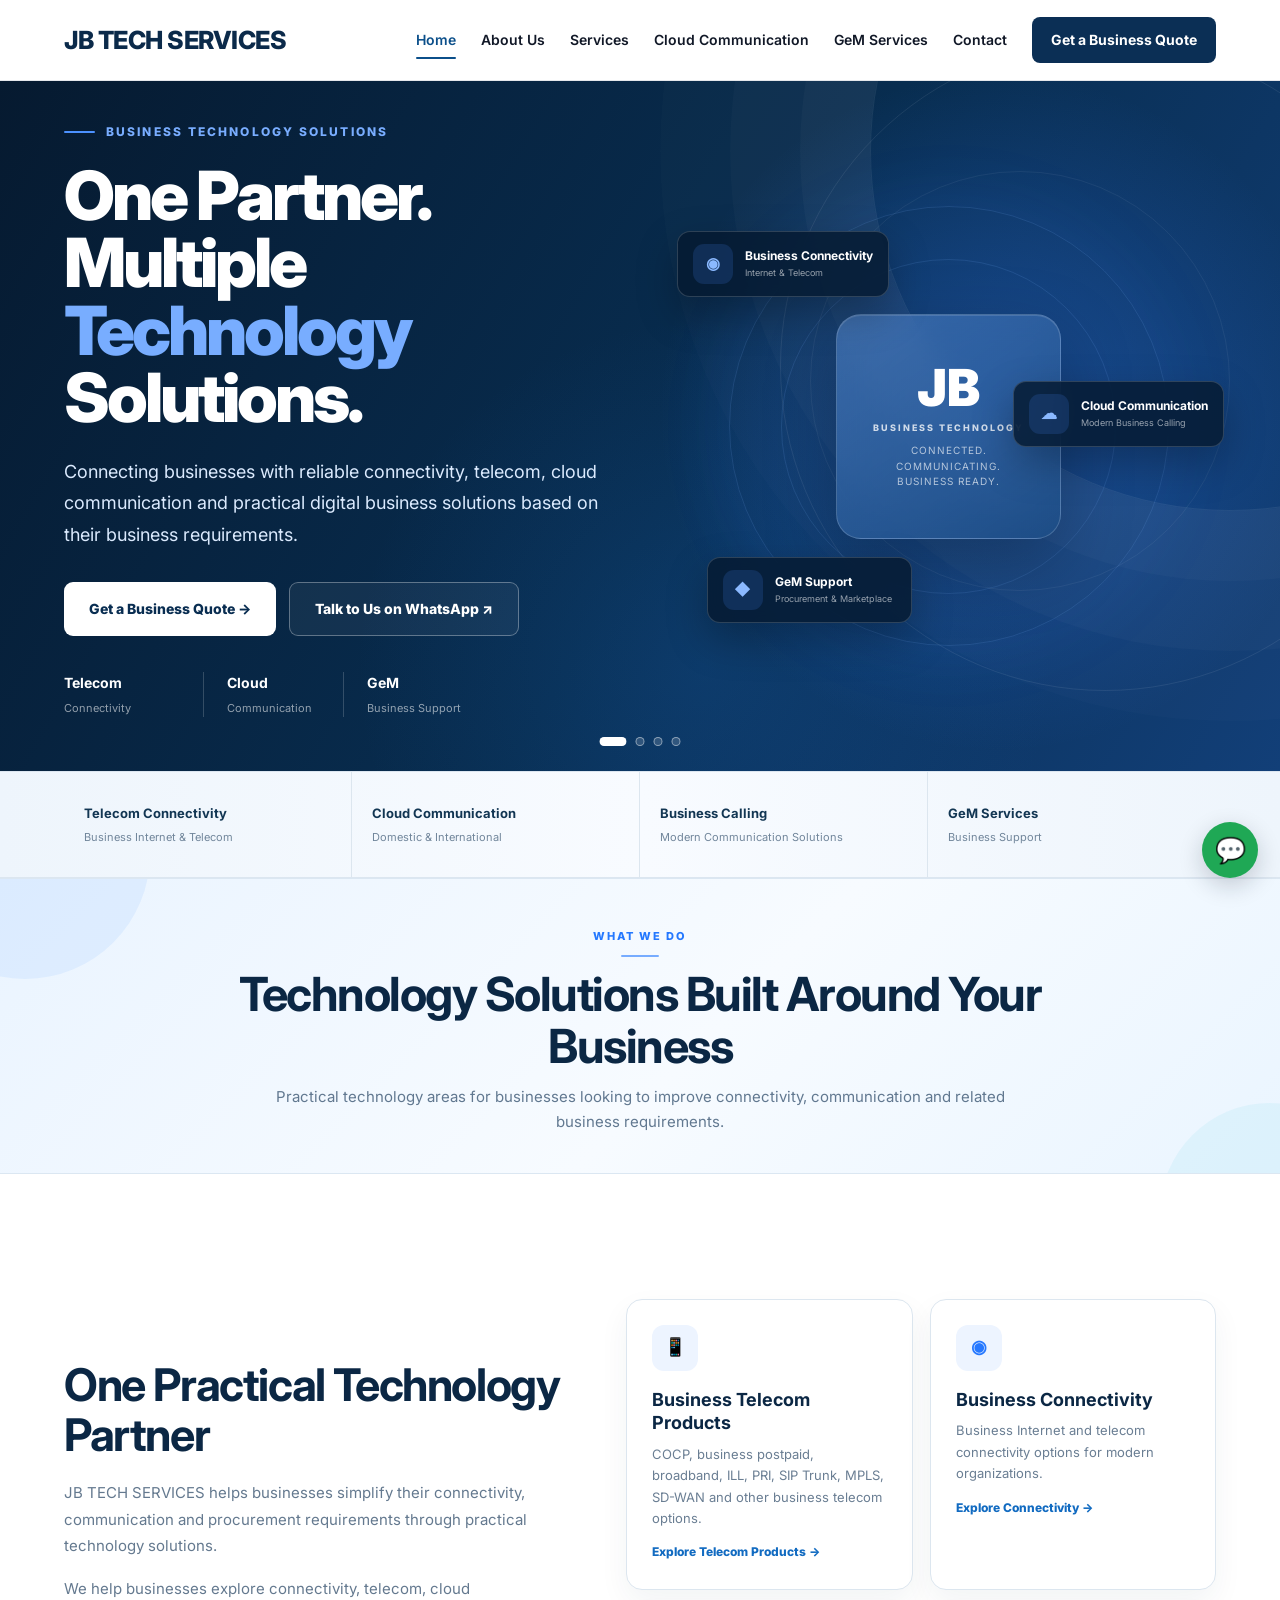
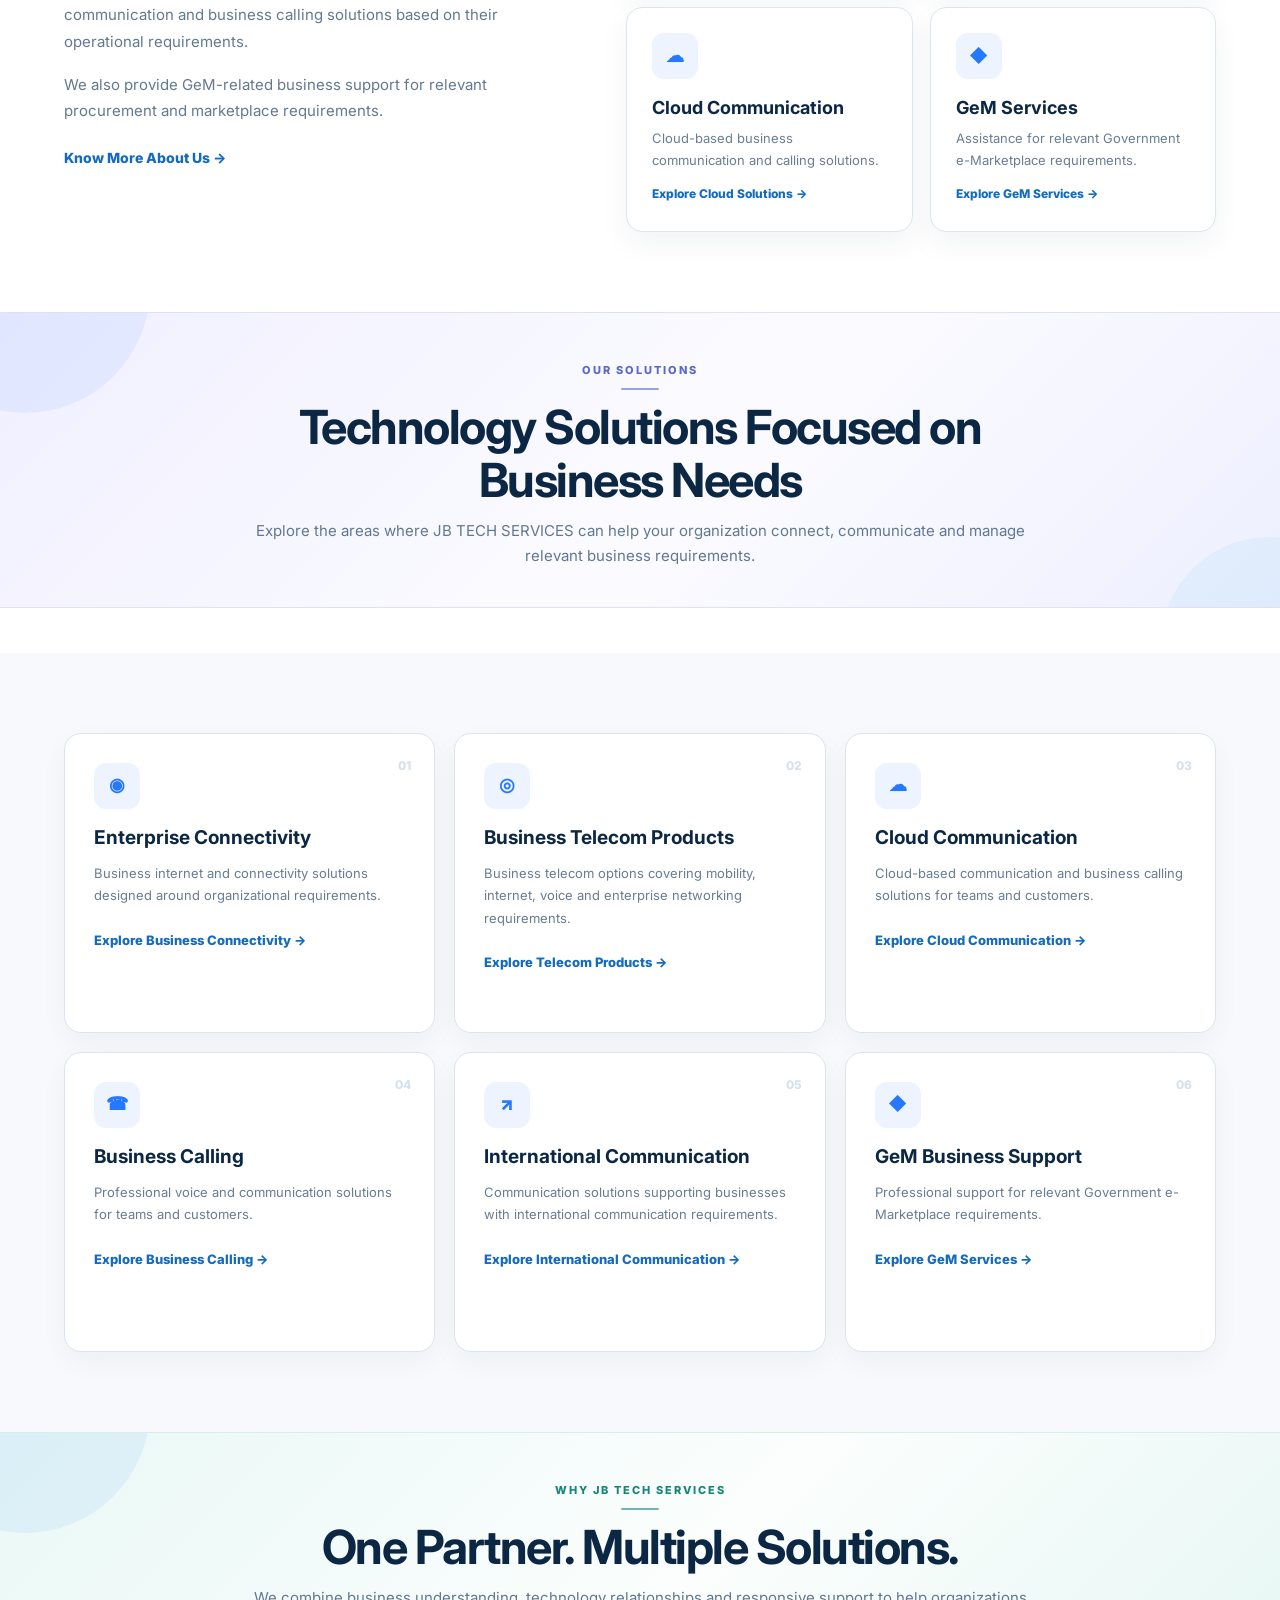
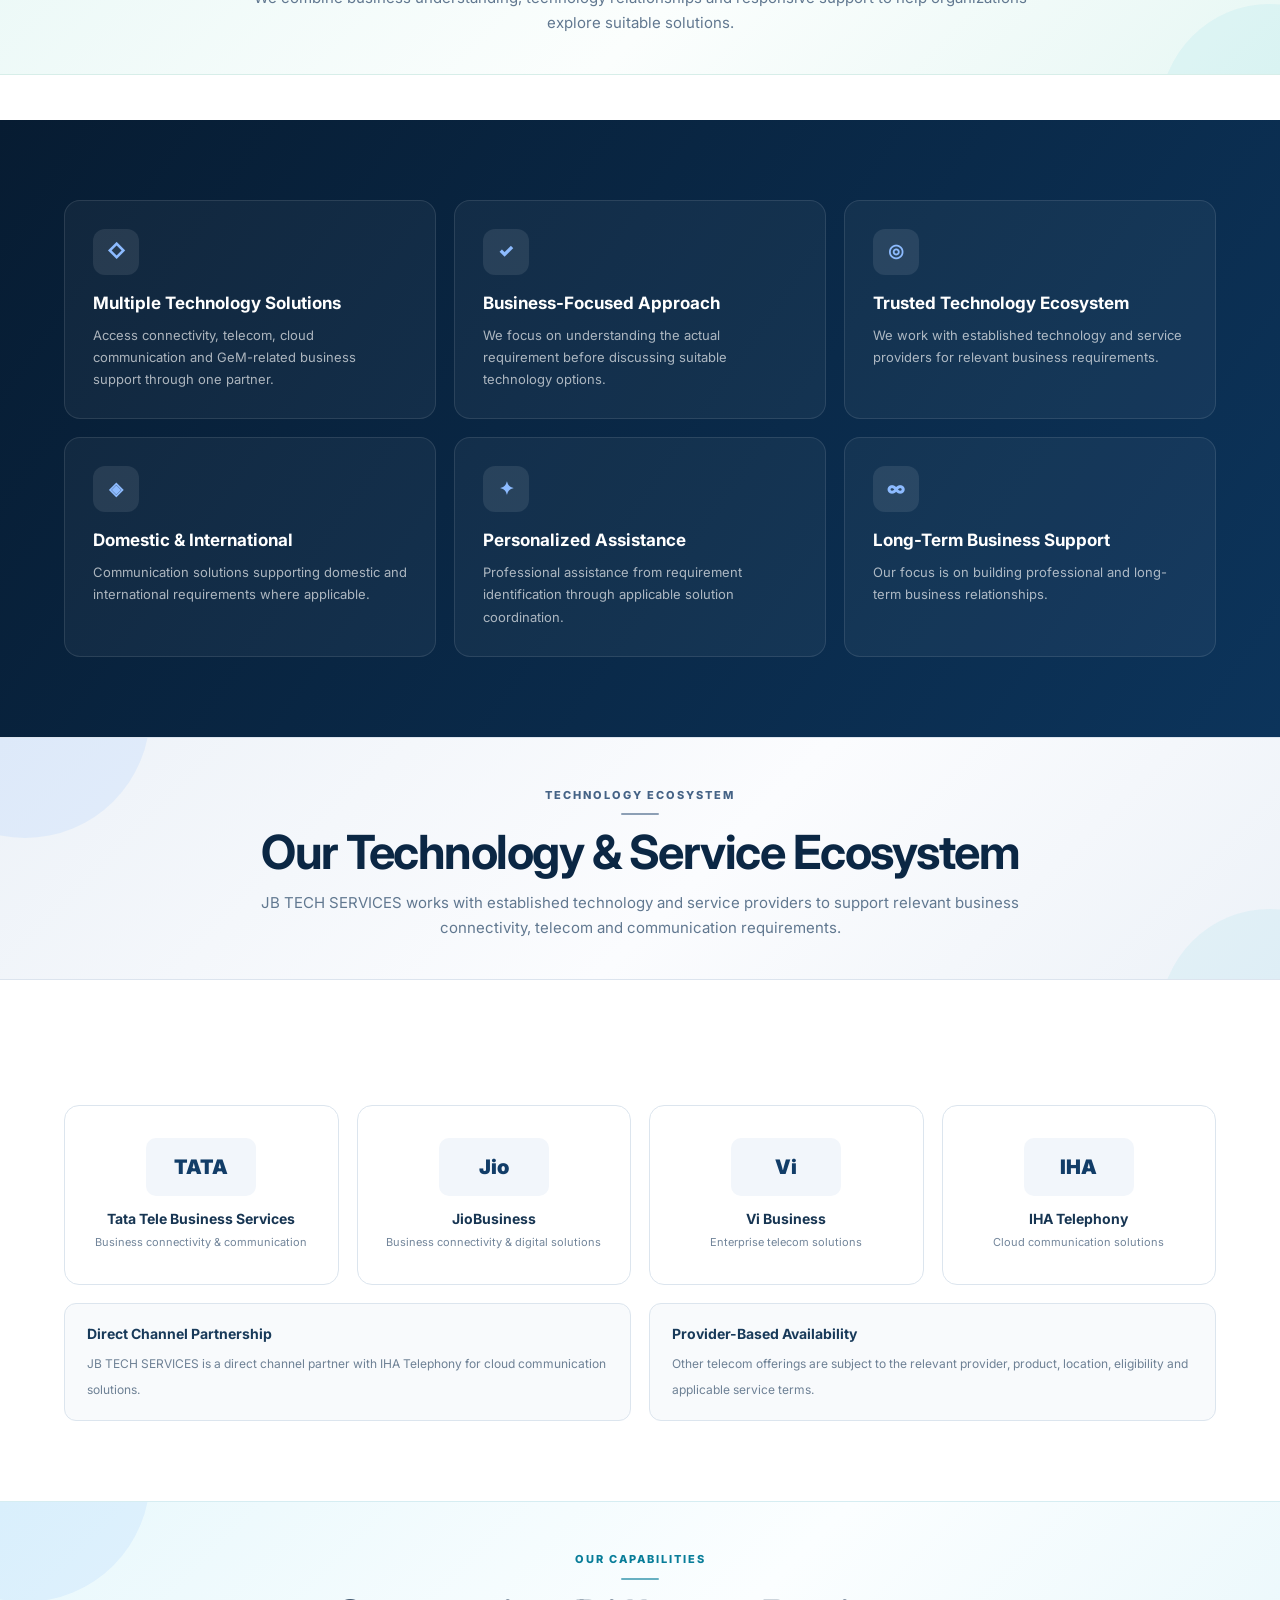
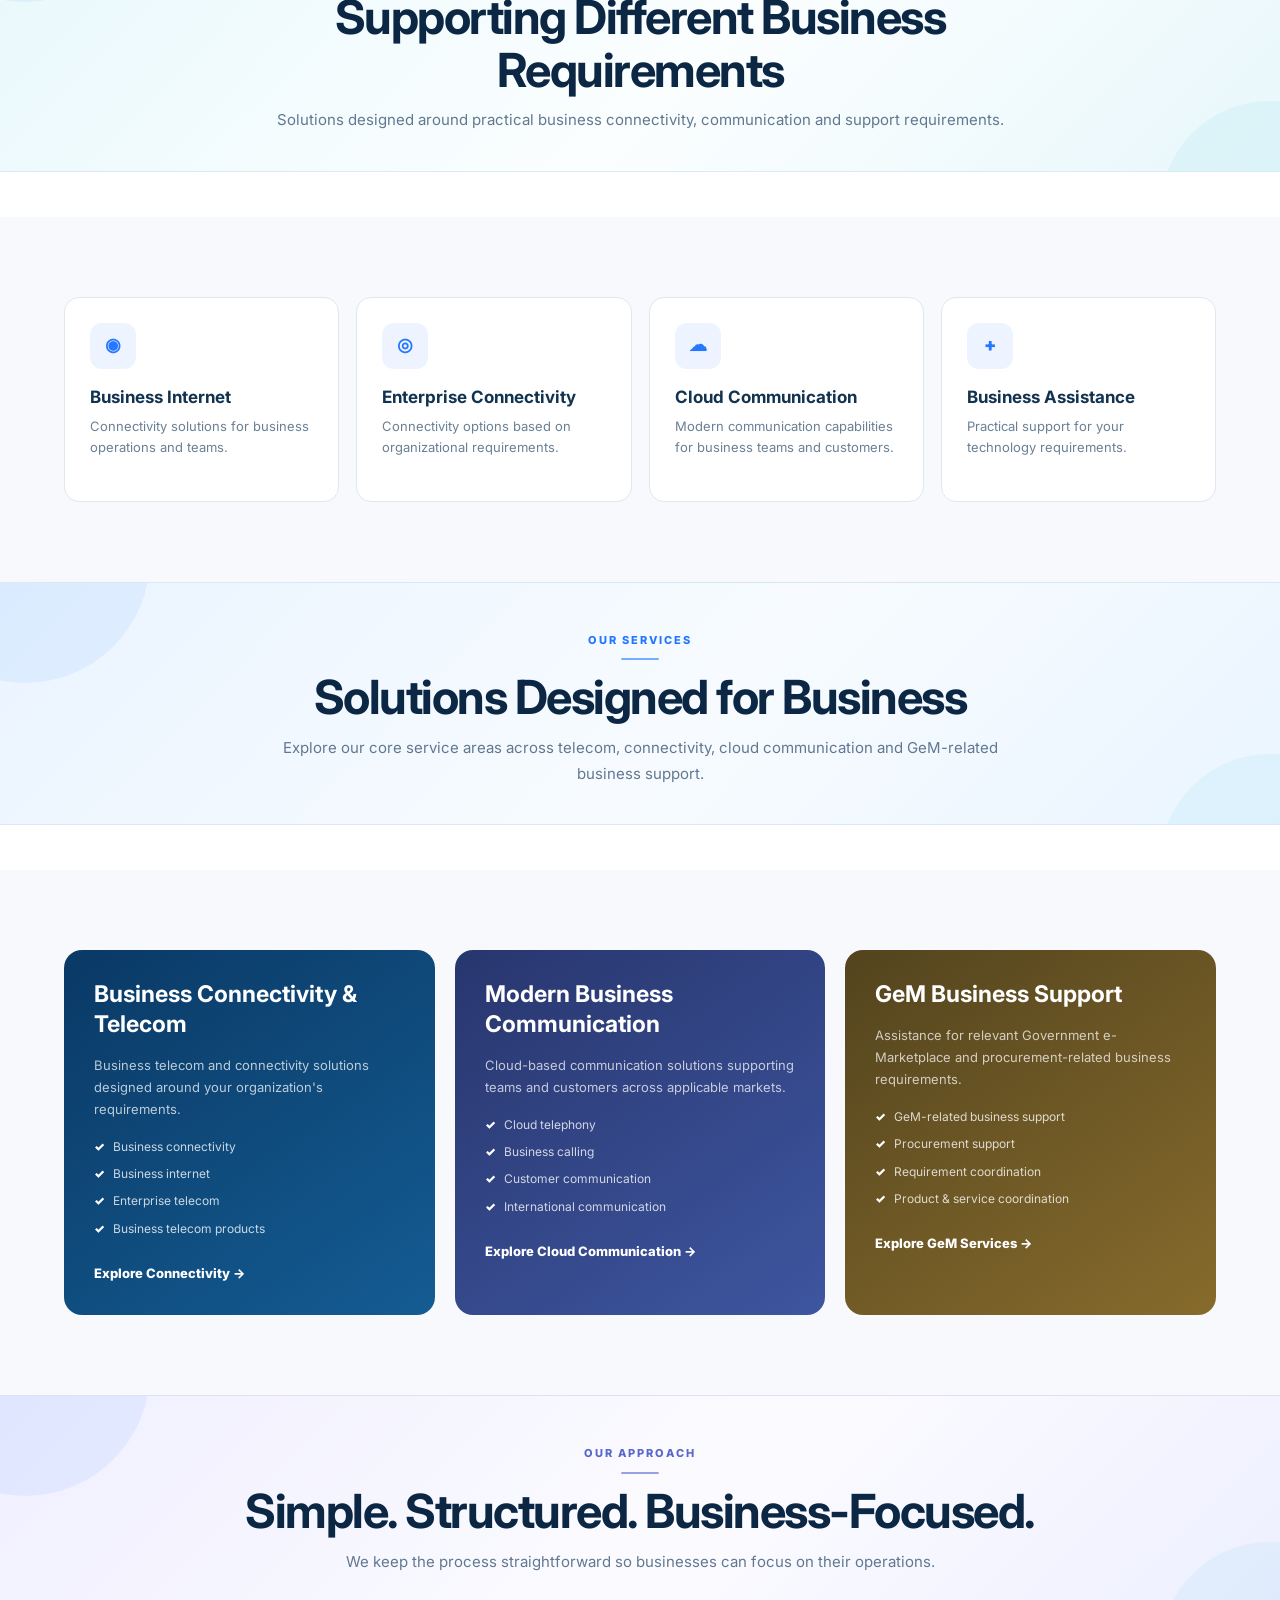
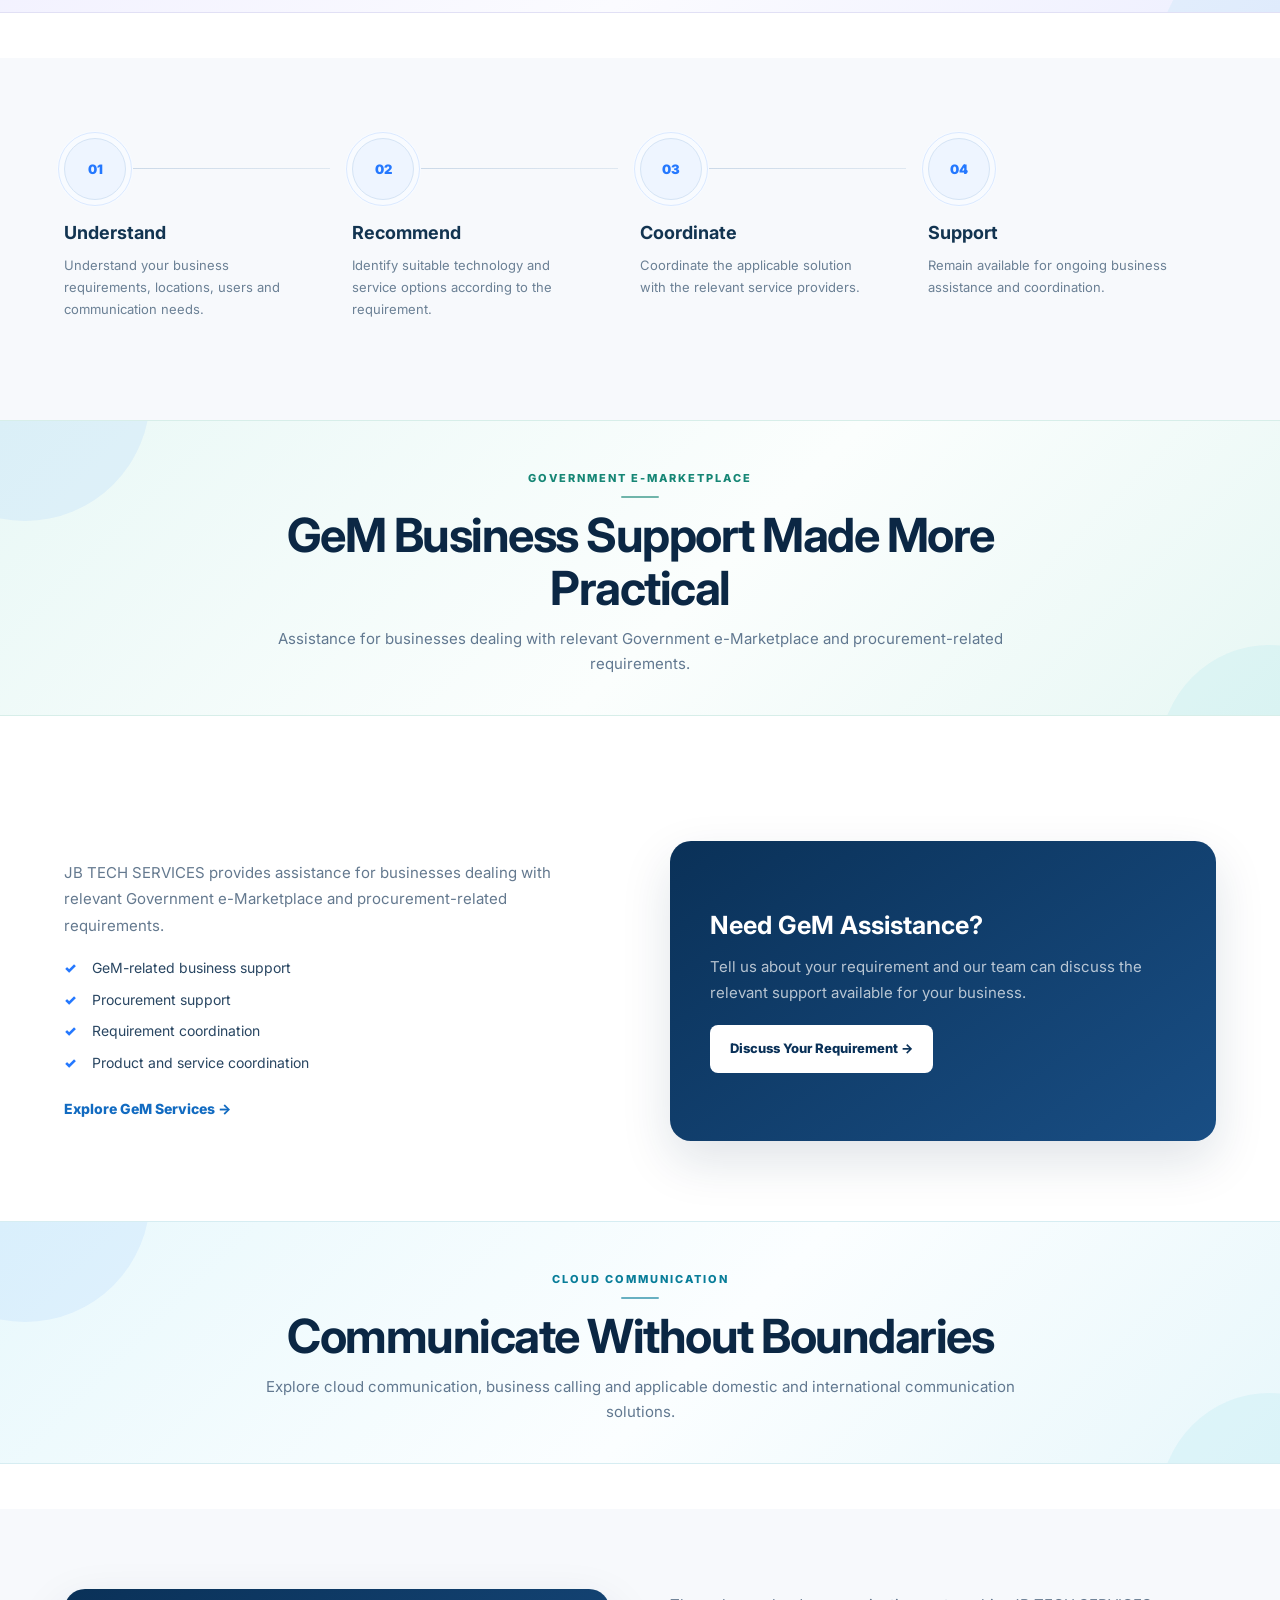
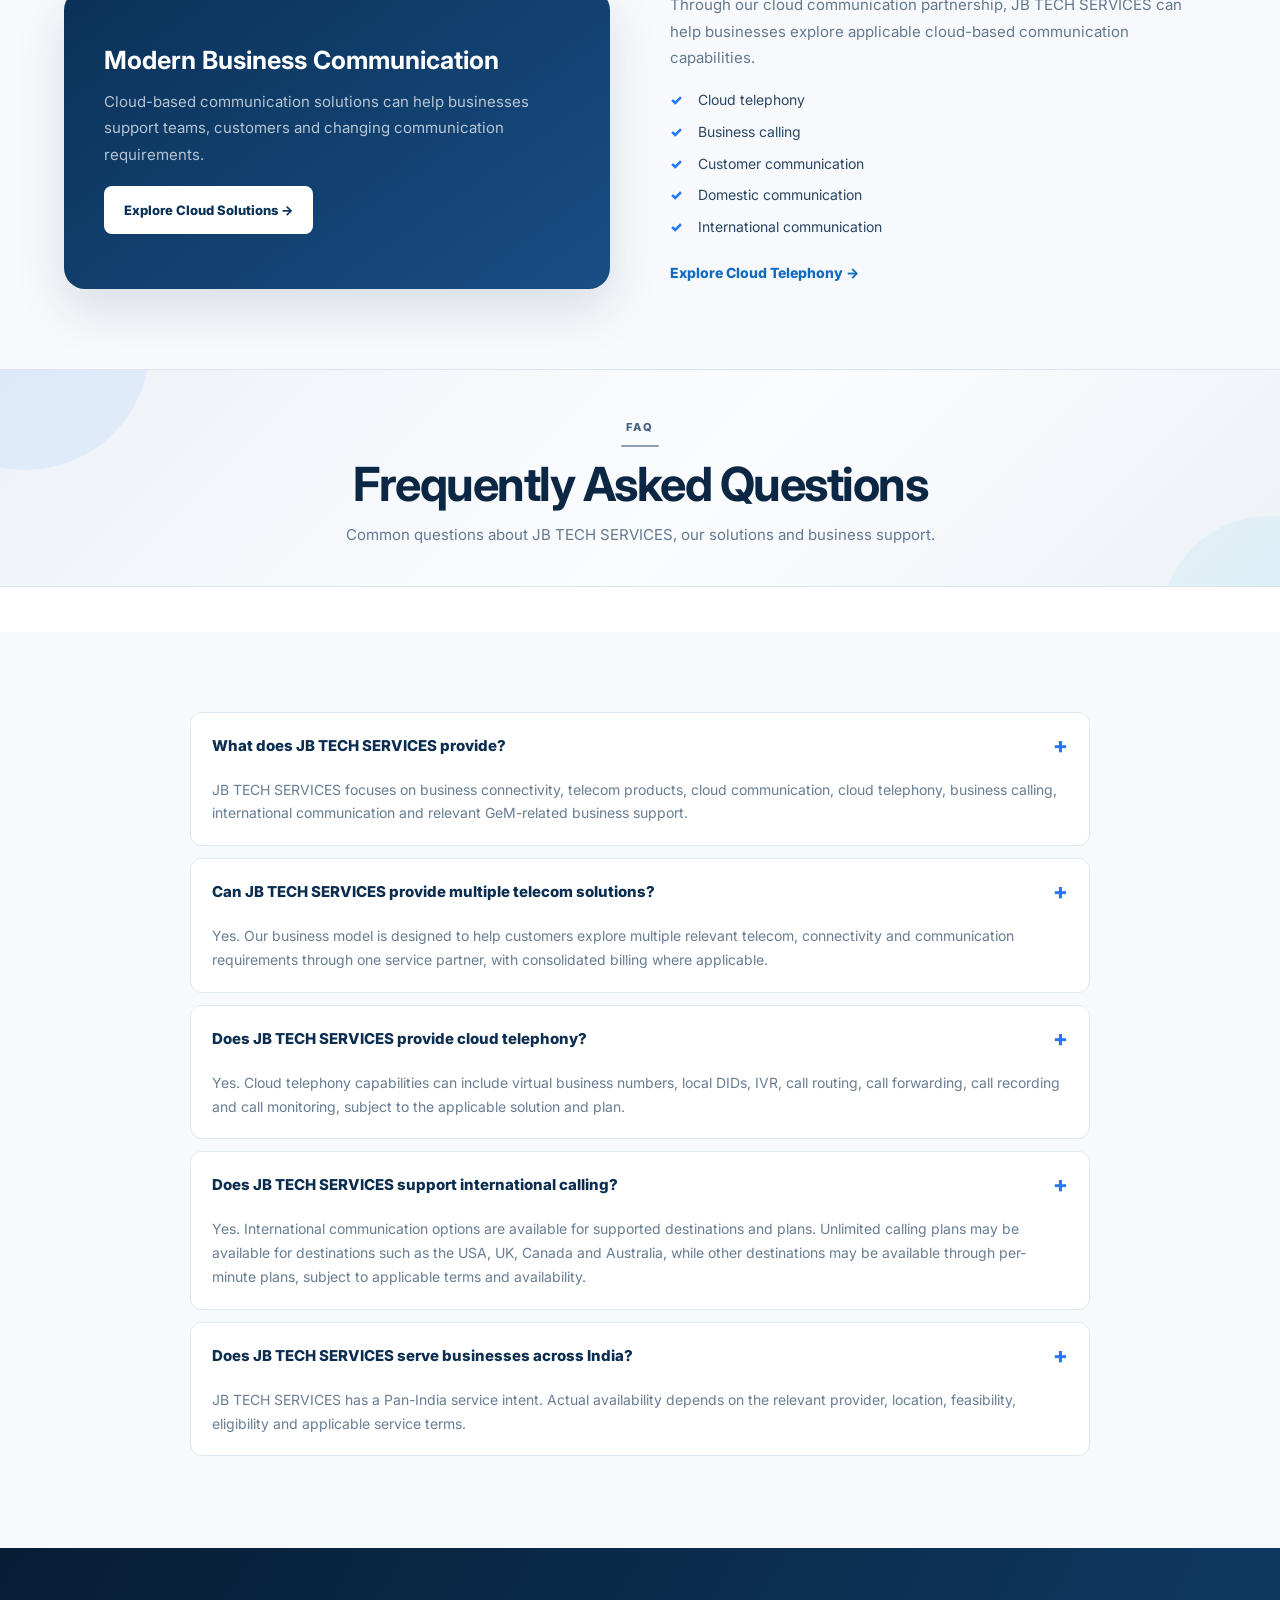
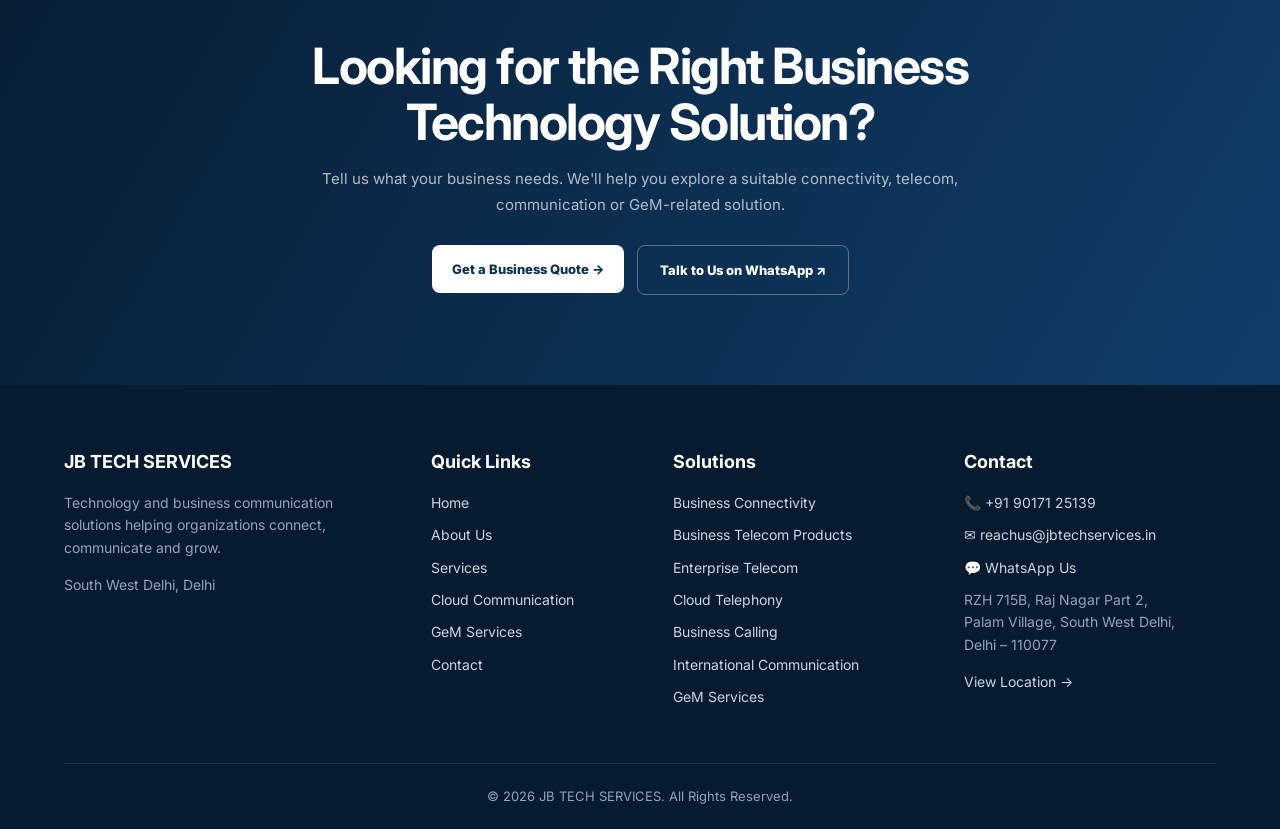
<file: index.html>
<!DOCTYPE html>
<html lang="en">

<head>

    <meta charset="UTF-8">

    <meta
        name="viewport"
        content="width=device-width, initial-scale=1.0"
    >

    <title>
        JB TECH SERVICES | Business Telecom, Connectivity & Cloud Communication
    </title>

    <meta
        name="description"
        content="JB TECH SERVICES provides business telecom products, connectivity, cloud communication, cloud telephony, business calling, international communication and GeM-related support for businesses across India."
    >

    <meta
        name="keywords"
        content="JB TECH SERVICES, business telecom, business connectivity, enterprise connectivity, cloud communication, cloud telephony, business calling, international communication, GeM services"
    >

    <meta
        name="author"
        content="JB TECH SERVICES"
    >

    <meta
        name="robots"
        content="index, follow"
    >

    <link
        rel="canonical"
        href="https://jbtechservices.in/"
    >

    <meta
        property="og:title"
        content="JB TECH SERVICES | Business Telecom & Cloud Communication Solutions"
    >

    <meta
        property="og:description"
        content="Business telecom, connectivity, cloud communication, business calling, international communication and GeM-related support from JB TECH SERVICES."
    >

    <meta
        property="og:type"
        content="website"
    >

    <meta
        property="og:url"
        content="https://jbtechservices.in/"
    >

    <meta
        property="og:site_name"
        content="JB TECH SERVICES"
    >

    <meta
        property="og:locale"
        content="en_IN"
    >

    <meta
        name="theme-color"
        content="#0b2d4f"
    >

    <link
        rel="icon"
        type="image/svg+xml"
        href="favicon.svg"
    >


    <!-- =====================================================
         ORGANIZATION SCHEMA
    ====================================================== -->

    <script type="application/ld+json">

    {
        "@context": "https://schema.org",
        "@type": "Organization",
        "@id": "https://jbtechservices.in/#organization",
        "name": "JB TECH SERVICES",
        "url": "https://jbtechservices.in/",
        "telephone": "+91 90171 25139",
        "email": "reachus@jbtechservices.in",
        "address": {
            "@type": "PostalAddress",
            "streetAddress": "RZH 715B, Raj Nagar Part 2, Palam Village",
            "addressLocality": "South West Delhi",
            "addressRegion": "Delhi",
            "postalCode": "110077",
            "addressCountry": "IN"
        },
        "areaServed": {
            "@type": "Country",
            "name": "India"
        }
    }

    </script>


    <!-- =====================================================
         MAIN WEBSITE STYLESHEET
    ====================================================== -->

    <link
        rel="stylesheet"
        href="style.css"
    >


    <!-- =====================================================
         HOMEPAGE VISUAL SYSTEM
    ====================================================== -->

    <style>

        /* =====================================================
           HOMEPAGE BASE
        ====================================================== */

        .home-page {
            overflow-x: hidden;
            background: #ffffff;
        }


        .home-page *,
        .home-page *::before,
        .home-page *::after {
            box-sizing: border-box;
        }


        /* =====================================================
           HERO SLIDER
        ====================================================== */

        .home-hero {
            position: relative;

            min-height: 690px;

            overflow: hidden;

            background:
                radial-gradient(
                    circle at 78% 48%,
                    rgba(52, 125, 255, 0.34),
                    transparent 32%
                ),
                radial-gradient(
                    circle at 55% 85%,
                    rgba(26, 103, 188, 0.20),
                    transparent 38%
                ),
                linear-gradient(
                    120deg,
                    #061a30 0%,
                    #082d50 54%,
                    #123f78 100%
                );

            color: #ffffff;
        }


        .home-hero::before {

            content: "";

            position: absolute;

            width: 720px;
            height: 720px;

            right: -310px;
            top: -290px;

            border:
                1px solid
                rgba(255,255,255,0.08);

            border-radius: 50%;

            box-shadow:
                0 0 0 70px rgba(255,255,255,0.025),
                0 0 0 140px rgba(255,255,255,0.018),
                0 0 0 210px rgba(255,255,255,0.012);

            pointer-events: none;
        }


        .home-slides {

            position: relative;

            min-height: 690px;
        }


        .home-slide {

            position: absolute;

            inset: 0;

            display: flex;

            align-items: center;

            opacity: 0;

            visibility: hidden;

            transform: translateX(35px);

            transition:
                opacity 0.7s ease,
                transform 0.7s ease,
                visibility 0.7s ease;
        }


        .home-slide.active {

            opacity: 1;

            visibility: visible;

            transform: translateX(0);

            z-index: 2;
        }


        /* =====================================================
           HERO GRID
        ====================================================== */

        .home-hero-grid {

            display: grid;

            grid-template-columns:
                minmax(0, 1.03fr)
                minmax(420px, 0.97fr);

            gap: 50px;

            align-items: center;

            min-height: 690px;
        }


        .home-hero-content {

            position: relative;

            z-index: 5;

            padding:
                55px 0 75px;

            max-width: 700px;
        }


        .home-label {

            display: inline-flex;

            align-items: center;

            gap: 11px;

            margin-bottom: 21px;

            color: #79adff;

            font-size: 12px;

            font-weight: 800;

            letter-spacing: 2.1px;

            text-transform: uppercase;
        }


        .home-label::before {

            content: "";

            width: 31px;

            height: 2px;

            background: #4c91ff;

            border-radius: 3px;
        }


        .home-hero h1 {

            max-width: 720px;

            margin: 0 0 25px;

            color: #ffffff;

            font-size:
                clamp(46px, 5.3vw, 76px);

            line-height: 0.99;

            letter-spacing: -3px;

            font-weight: 850;
        }


        .home-hero h1 span {

            color: #78adff;
        }


        .home-hero-text {

            max-width: 650px;

            margin: 0 0 31px;

            color:
                rgba(255,255,255,0.76);

            font-size: 17px;

            line-height: 1.75;
        }


        .home-hero-buttons {

            display: flex;

            flex-wrap: wrap;

            gap: 13px;

            margin-bottom: 36px;
        }


        .home-btn-primary,
        .home-btn-outline {

            display: inline-flex;

            align-items: center;

            justify-content: center;

            min-height: 54px;

            padding:
                0 25px;

            border-radius: 9px;

            font-size: 14px;

            font-weight: 800;

            text-decoration: none;

            transition:
                transform 0.2s ease,
                box-shadow 0.2s ease,
                background 0.2s ease;
        }


        .home-btn-primary {

            background: #ffffff;

            color: #092d51;
        }


        .home-btn-outline {

            border:
                1px solid
                rgba(255,255,255,0.32);

            background:
                rgba(255,255,255,0.05);

            color: #ffffff;
        }


        .home-btn-primary:hover,
        .home-btn-outline:hover {

            transform: translateY(-2px);

            box-shadow:
                0 12px 28px
                rgba(0,0,0,0.20);
        }


        .home-btn-outline:hover {

            background:
                rgba(255,255,255,0.10);
        }


        /* =====================================================
           HERO TRUST ROW
        ====================================================== */

        .home-trust-row {

            display: flex;

            align-items: stretch;
        }


        .home-trust-item {

            min-width: 140px;

            padding:
                0 23px;

            border-right:
                1px solid
                rgba(255,255,255,0.18);
        }


        .home-trust-item:first-child {

            padding-left: 0;
        }


        .home-trust-item:last-child {

            border-right: 0;
        }


        .home-trust-item strong {

            display: block;

            margin-bottom: 5px;

            color: #ffffff;

            font-size: 14px;
        }


        .home-trust-item span {

            display: block;

            color:
                rgba(255,255,255,0.56);

            font-size: 11px;
        }


        /* =====================================================
           HERO VISUAL
        ====================================================== */

        .home-visual {

            position: relative;

            min-height: 500px;

            display: flex;

            align-items: center;

            justify-content: center;
        }


        .home-visual::before {

            content: "";

            position: absolute;

            width: 440px;
            height: 440px;

            border:
                1px solid
                rgba(119,176,255,0.15);

            border-radius: 50%;

            box-shadow:
                0 0 80px
                rgba(62,137,255,0.08);

            animation:
                homeOrbit 16s linear infinite;
        }


        .home-visual::after {

            content: "";

            position: absolute;

            width: 335px;
            height: 335px;

            border:
                1px solid
                rgba(119,176,255,0.14);

            border-radius: 50%;
        }


        .home-visual-core {

            position: relative;

            z-index: 5;

            width: 225px;
            height: 225px;

            display: flex;

            flex-direction: column;

            align-items: center;

            justify-content: center;

            text-align: center;

            border:
                1px solid
                rgba(255,255,255,0.18);

            border-radius: 25px;

            background:
                linear-gradient(
                    145deg,
                    rgba(105,160,235,0.42),
                    rgba(28,76,132,0.82)
                );

            box-shadow:
                0 25px 70px
                rgba(0,0,0,0.26),
                inset 0 1px 0
                rgba(255,255,255,0.13);

            backdrop-filter: blur(12px);

            animation:
                homeCoreFloat 5s ease-in-out infinite;
        }


        .home-core-jb {

            margin-bottom: 8px;

            color: #ffffff;

            font-size: 51px;

            line-height: 1;

            font-weight: 900;
        }


        .home-core-small {

            margin-bottom: 8px;

            color:
                rgba(255,255,255,0.78);

            font-size: 9px;

            letter-spacing: 2px;

            font-weight: 800;

            text-transform: uppercase;
        }


        .home-core-title {

            color:
                rgba(255,255,255,0.65);

            font-size: 10px;

            line-height: 1.55;

            letter-spacing: 1px;

            text-transform: uppercase;
        }


        /* =====================================================
           HERO FLOATING CARDS
        ====================================================== */

        .home-float-card {

            position: absolute;

            z-index: 8;

            min-width: 205px;

            display: flex;

            align-items: center;

            gap: 12px;

            padding:
                12px 15px;

            border:
                1px solid
                rgba(255,255,255,0.16);

            border-radius: 13px;

            background:
                rgba(5,26,49,0.83);

            box-shadow:
                0 16px 40px
                rgba(0,0,0,0.25);

            backdrop-filter: blur(12px);
        }


        .home-float-one {

            left: -5px;

            top: 55px;
        }


        .home-float-two {

            right: -8px;

            top: 205px;
        }


        .home-float-three {

            left: 25px;

            bottom: 53px;
        }


        .home-float-icon {

            flex: 0 0 40px;

            width: 40px;
            height: 40px;

            display: flex;

            align-items: center;

            justify-content: center;

            border-radius: 11px;

            background:
                rgba(74,137,255,0.16);

            color: #8bb9ff;

            font-size: 16px;

            font-weight: 900;
        }


        .home-float-card strong {

            display: block;

            margin-bottom: 3px;

            color: #ffffff;

            font-size: 12px;

            line-height: 1.3;
        }


        .home-float-card span {

            display: block;

            color:
                rgba(255,255,255,0.58);

            font-size: 9px;

            line-height: 1.4;
        }


        @keyframes homeCoreFloat {

            0%,
            100% {
                transform: translateY(0);
            }

            50% {
                transform: translateY(-7px);
            }
        }


        @keyframes homeOrbit {

            from {
                transform: rotate(0deg);
            }

            to {
                transform: rotate(360deg);
            }
        }


        /* =====================================================
           HERO DOTS
        ====================================================== */

        .home-dots {

            position: absolute;

            z-index: 20;

            left: 50%;

            bottom: 25px;

            transform: translateX(-50%);

            display: flex;

            align-items: center;

            gap: 9px;
        }


        .home-dot {

            width: 9px;
            height: 9px;

            padding: 0;

            border:
                1px solid
                rgba(255,255,255,0.45);

            border-radius: 50%;

            background:
                rgba(255,255,255,0.15);

            cursor: pointer;

            transition:
                width 0.25s ease,
                background 0.25s ease;
        }


        .home-dot.active {

            width: 27px;

            border-radius: 20px;

            background: #ffffff;
        }


        /* =====================================================
           SLIDE-SPECIFIC VISUALS
        ====================================================== */

        .home-slide:nth-child(2)
        .home-visual-core {

            background:
                linear-gradient(
                    145deg,
                    rgba(61,133,231,0.48),
                    rgba(17,66,121,0.88)
                );
        }


        .home-slide:nth-child(3)
        .home-visual-core {

            background:
                linear-gradient(
                    145deg,
                    rgba(83,108,224,0.50),
                    rgba(28,49,108,0.90)
                );
        }


        .home-slide:nth-child(4)
        .home-visual-core {

            background:
                linear-gradient(
                    145deg,
                    rgba(45,144,179,0.45),
                    rgba(17,72,104,0.90)
                );
        }


        /* =====================================================
           SECTION HEADING BANDS
        ====================================================== */

        .home-section-heading {

            position: relative;

            margin-bottom: 45px;

            padding:
                43px 25px 38px;

            overflow: hidden;

            border-top:
                1px solid #dbe7f2;

            border-bottom:
                1px solid #dbe7f2;

            background:
                linear-gradient(
                    135deg,
                    #eaf4ff,
                    #f7fbff 55%,
                    #eaf5ff
                );

            text-align: center;
        }


        .home-section-heading::before {

            content: "";

            position: absolute;

            width: 250px;
            height: 250px;

            left: -100px;
            top: -150px;

            border-radius: 50%;

            background:
                rgba(46,122,255,0.08);
        }


        .home-section-heading::after {

            content: "";

            position: absolute;

            width: 220px;
            height: 220px;

            right: -100px;
            bottom: -150px;

            border-radius: 50%;

            background:
                rgba(34,180,210,0.07);
        }


        .home-section-heading > * {

            position: relative;

            z-index: 2;
        }


        .home-kicker {

            display: inline-block;

            margin-bottom: 11px;

            color: #2478ff;

            font-size: 11px;

            font-weight: 800;

            letter-spacing: 2px;

            text-transform: uppercase;
        }


        .home-kicker::after {

            content: "";

            display: block;

            width: 38px;

            height: 2px;

            margin:
                9px auto 0;

            border-radius: 3px;

            background:
                currentColor;

            opacity: 0.6;
        }


        .home-section-heading h2 {

            max-width: 850px;

            margin:
                0 auto 11px;

            color: #0b2744;

            font-size:
                clamp(30px, 4vw, 47px);

            line-height: 1.12;

            letter-spacing: -1.5px;
        }


        .home-section-heading p {

            max-width: 780px;

            margin: 0 auto;

            color: #617890;

            font-size: 15px;

            line-height: 1.7;
        }


        /* Alternating band colours */

        .home-band-purple {

            background:
                linear-gradient(
                    135deg,
                    #f0efff,
                    #fbfbff 55%,
                    #eeefff
                );

            border-color: #e1e0f5;
        }


        .home-band-purple .home-kicker {

            color: #5968c9;
        }


        .home-band-teal {

            background:
                linear-gradient(
                    135deg,
                    #e9f8f6,
                    #fbfefd 55%,
                    #e7f7f4
                );

            border-color: #d7eee9;
        }


        .home-band-teal .home-kicker {

            color: #168675;
        }


        .home-band-slate {

            background:
                linear-gradient(
                    135deg,
                    #edf2f8,
                    #fbfcfe 55%,
                    #edf2f8
                );

            border-color: #dce4ee;
        }


        .home-band-slate .home-kicker {

            color: #456386;
        }


        .home-band-cyan {

            background:
                linear-gradient(
                    135deg,
                    #e8f8fc,
                    #fbfeff 55%,
                    #e8f7fb
                );

            border-color: #d6edf2;
        }


        .home-band-cyan .home-kicker {

            color: #087d99;
        }


        /* =====================================================
           STANDARD SECTIONS
        ====================================================== */

        .home-section {

            padding:
                80px 0;
        }


        .home-section-light {

            background: #ffffff;
        }


        .home-section-soft {

            background: #f7f9fc;
        }


        /* =====================================================
           INTRO
        ====================================================== */

        .home-intro-grid {

            display: grid;

            grid-template-columns:
                minmax(0, 0.92fr)
                minmax(0, 1.08fr);

            gap: 60px;

            align-items: center;
        }


        .home-intro-copy h2 {

            margin:
                0 0 20px;

            color: #0b2744;

            font-size:
                clamp(30px, 4vw, 45px);

            line-height: 1.12;

            letter-spacing: -1.4px;
        }


        .home-intro-copy p {

            margin:
                0 0 17px;

            color: #64798f;

            font-size: 15px;

            line-height: 1.75;
        }


        .home-intro-link {

            display: inline-flex;

            align-items: center;

            gap: 5px;

            margin-top: 6px;

            color: #126bc1;

            font-size: 14px;

            font-weight: 800;

            text-decoration: none;
        }


        .home-intro-link:hover {

            text-decoration: underline;
        }


        /* =====================================================
           INTRO CARDS
        ====================================================== */

        .home-intro-panel {

            display: grid;

            grid-template-columns:
                repeat(2, minmax(0,1fr));

            gap: 17px;
        }


        .home-mini-card {

            min-height: 210px;

            padding: 25px;

            border:
                1px solid #dce6ef;

            border-radius: 16px;

            background: #ffffff;

            box-shadow:
                0 12px 30px
                rgba(20,50,80,0.055);

            transition:
                transform 0.2s ease,
                box-shadow 0.2s ease;
        }


        .home-mini-card:hover {

            transform: translateY(-4px);

            box-shadow:
                0 18px 38px
                rgba(20,50,80,0.09);
        }


        .home-mini-icon {

            width: 46px;
            height: 46px;

            margin-bottom: 17px;

            display: flex;

            align-items: center;
            justify-content: center;

            border-radius: 12px;

            background: #edf4ff;

            color: #2678ff;

            font-size: 18px;

            font-weight: 900;
        }


        .home-mini-card h3 {

            margin:
                0 0 9px;

            color: #0b2744;

            font-size: 18px;

            line-height: 1.3;
        }


        .home-mini-card p {

            margin: 0;

            color: #6a7e93;

            font-size: 13px;

            line-height: 1.65;
        }


        .home-mini-card .home-intro-link {

            margin-top: 13px;

            font-size: 12px;
        }


        /* =====================================================
           SOLUTION CARDS
        ====================================================== */

        .home-solution-grid {

            display: grid;

            grid-template-columns:
                repeat(3, minmax(0,1fr));

            gap: 19px;
        }


        .home-solution-card {

            position: relative;

            min-height: 300px;

            padding: 29px;

            border:
                1px solid #dce5ee;

            border-radius: 17px;

            background: #ffffff;

            box-shadow:
                0 10px 28px
                rgba(20,50,80,0.045);

            transition:
                transform 0.2s ease,
                box-shadow 0.2s ease;
        }


        .home-solution-card:hover {

            transform: translateY(-4px);

            box-shadow:
                0 18px 40px
                rgba(20,50,80,0.085);
        }


        .home-solution-number {

            position: absolute;

            top: 22px;
            right: 23px;

            color: #d7e1eb;

            font-size: 12px;

            font-weight: 800;
        }


        .home-solution-card h3 {

            margin:
                0 0 12px;

            color: #0b2744;

            font-size: 19px;

            line-height: 1.3;
        }


        .home-solution-card p {

            margin:
                0 0 20px;

            color: #687d92;

            font-size: 13px;

            line-height: 1.7;
        }


        .home-card-link {

            display: inline-flex;

            color: #126bc1;

            font-size: 13px;

            font-weight: 800;

            text-decoration: none;
        }


        .home-card-link:hover {

            text-decoration: underline;
        }


        /* =====================================================
           WHY
        ====================================================== */

        .home-why-grid {

            display: grid;

            grid-template-columns:
                repeat(3, minmax(0,1fr));

            gap: 18px;
        }


        .home-why-card {

            padding: 28px;

            border:
                1px solid
                rgba(255,255,255,0.10);

            border-radius: 16px;

            background:
                rgba(255,255,255,0.045);
        }


        .home-why-card .home-mini-icon {

            background:
                rgba(255,255,255,0.09);

            color: #8dbbff;
        }


        .home-why-card h3 {

            margin:
                0 0 10px;

            color: #ffffff;

            font-size: 17px;
        }


        .home-why-card p {

            margin: 0;

            color:
                rgba(255,255,255,0.65);

            font-size: 13px;

            line-height: 1.7;
        }


        /* =====================================================
           DARK SECTION
        ====================================================== */

        .home-dark-section {

            background:
                linear-gradient(
                    125deg,
                    #071c32,
                    #0c345b
                );

            color: #ffffff;
        }


        /* =====================================================
           PARTNERS
        ====================================================== */

        .home-partner-grid {

            display: grid;

            grid-template-columns:
                repeat(4, minmax(0,1fr));

            gap: 18px;
        }


        .home-partner-card {

            min-height: 180px;

            padding: 25px;

            display: flex;

            flex-direction: column;

            align-items: center;

            justify-content: center;

            text-align: center;

            border:
                1px solid #dce5ee;

            border-radius: 15px;

            background: #ffffff;
        }


        .home-partner-logo {

            width: 110px;
            height: 58px;

            margin-bottom: 14px;

            display: flex;

            align-items: center;
            justify-content: center;

            border-radius: 10px;

            background: #f2f6fb;

            color: #123d68;

            font-size: 20px;

            font-weight: 900;
        }


        .home-partner-card h3 {

            margin: 0;

            color: #173552;

            font-size: 14px;
        }


        .home-partner-card p {

            margin:
                7px 0 0;

            color: #72859a;

            font-size: 11px;

            line-height: 1.45;
        }


        .home-partner-extra {

            display: grid;

            grid-template-columns:
                repeat(2, minmax(0,1fr));

            gap: 18px;

            margin-top: 18px;
        }


        .home-partner-wide {

            padding: 19px 22px;

            border:
                1px solid #dce5ee;

            border-radius: 12px;

            background: #f8fafc;
        }


        .home-partner-wide strong {

            display: block;

            margin-bottom: 5px;

            color: #183a5a;

            font-size: 14px;
        }


        .home-partner-wide span {

            color: #6e8195;

            font-size: 12px;

            line-height: 1.5;
        }


        .home-partner-note {

            max-width: 900px;

            margin: 20px auto 0;

            padding: 14px 18px;

            border-radius: 10px;

            background: #f3f7fb;

            color: #6c8094;

            font-size: 11px;

            line-height: 1.6;

            text-align: center;
        }


        /* =====================================================
           CAPABILITIES
        ====================================================== */

        .home-capability-grid {

            display: grid;

            grid-template-columns:
                repeat(4, minmax(0,1fr));

            gap: 17px;
        }


        .home-capability {

            min-height: 205px;

            padding: 25px;

            border:
                1px solid #dfe7ef;

            border-radius: 15px;

            background: #ffffff;
        }


        .home-capability h3 {

            margin:
                0 0 8px;

            color: #123350;

            font-size: 17px;
        }


        .home-capability p {

            margin: 0;

            color: #6b8095;

            font-size: 13px;

            line-height: 1.65;
        }


        /* =====================================================
           SERVICE STRIP
        ====================================================== */

        .home-service-strip {

            background:
                linear-gradient(
                    90deg,
                    #eef5fc,
                    #f8fbff,
                    #eef5fc
                );

            border-top:
                1px solid #dce6f0;

            border-bottom:
                1px solid #dce6f0;
        }


        .home-service-grid {

            display: grid;

            grid-template-columns:
                repeat(4, minmax(0,1fr));
        }


        .home-service-item {

            min-height: 105px;

            padding:
                20px;

            display: flex;

            flex-direction: column;

            justify-content: center;

            border-right:
                1px solid #dce6ef;
        }


        .home-service-item:last-child {

            border-right: 0;
        }


        .home-service-item strong {

            margin-bottom: 5px;

            color: #123653;

            font-size: 13px;
        }


        .home-service-item span {

            color: #71869b;

            font-size: 11px;
        }


        /* =====================================================
           SERVICE FEATURE CARDS
        ====================================================== */

        .home-service-feature-grid {

            display: grid;

            grid-template-columns:
                repeat(3, minmax(0,1fr));

            gap: 20px;
        }


        .home-service-feature {

            min-height: 355px;

            padding: 30px;

            border-radius: 18px;

            color: #ffffff;

            overflow: hidden;

            position: relative;
        }


        .home-service-feature:nth-child(1) {

            background:
                linear-gradient(
                    145deg,
                    #0a3965,
                    #145c93
                );
        }


        .home-service-feature:nth-child(2) {

            background:
                linear-gradient(
                    145deg,
                    #28366e,
                    #3e56a0
                );
        }


        .home-service-feature:nth-child(3) {

            background:
                linear-gradient(
                    145deg,
                    #53441e,
                    #876b2c
                );
        }


        .home-service-feature h3 {

            margin:
                0 0 14px;

            color: #ffffff;

            font-size: 23px;
        }


        .home-service-feature p {

            margin:
                0 0 17px;

            color:
                rgba(255,255,255,0.72);

            font-size: 13px;

            line-height: 1.7;
        }


        .home-service-feature ul {

            margin:
                0 0 22px;

            padding: 0;

            list-style: none;
        }


        .home-service-feature li {

            position: relative;

            padding-left: 19px;

            margin-bottom: 8px;

            color:
                rgba(255,255,255,0.78);

            font-size: 12px;
        }


        .home-service-feature li::before {

            content: "✓";

            position: absolute;

            left: 0;

            color: #ffffff;

            font-weight: 900;
        }


        .home-service-feature a {

            color: #ffffff;

            font-size: 13px;

            font-weight: 800;

            text-decoration: none;
        }


        .home-service-feature a:hover {

            text-decoration: underline;
        }


        /* =====================================================
           PROCESS TIMELINE
        ====================================================== */

        .home-process-grid {

            display: grid;

            grid-template-columns:
                repeat(4, minmax(0,1fr));

            gap: 0;
        }


        .home-process-step {

            position: relative;

            padding:
                0 30px 20px 0;
        }


        .home-process-step:not(:last-child)::after {

            content: "";

            position: absolute;

            top: 30px;

            left: 62px;

            right: 22px;

            height: 1px;

            background:
                linear-gradient(
                    90deg,
                    #cbd9e8,
                    #dfe8f1
                );
        }


        .home-process-number {

            position: relative;

            z-index: 3;

            width: 62px;
            height: 62px;

            margin-bottom: 21px;

            display: flex;

            align-items: center;
            justify-content: center;

            border:
                1px solid #d5e4f5;

            border-radius: 50%;

            background:
                #eef5ff;

            color: #2478ff;

            font-size: 13px;

            font-weight: 900;

            box-shadow:
                0 0 0 7px #f8fbff;
        }


        .home-process-number::before {

            content: "";

            position: absolute;

            inset: -7px;

            border:
                1px solid
                rgba(36,120,255,0.14);

            border-radius: 50%;
        }


        .home-process-step h3 {

            margin:
                0 0 9px;

            color: #123451;

            font-size: 18px;
        }


        .home-process-step p {

            max-width: 240px;

            margin: 0;

            color: #6b8095;

            font-size: 13px;

            line-height: 1.7;
        }


        /* =====================================================
           SUPPORT / GEM / CLOUD
        ====================================================== */

        .home-support {

            display: grid;

            grid-template-columns:
                minmax(0,1fr)
                minmax(0,1fr);

            gap: 60px;

            align-items: center;
        }


        .home-support h2 {

            margin:
                0 0 18px;

            color: #0b2744;

            font-size:
                clamp(30px,4vw,45px);

            line-height: 1.12;

            letter-spacing: -1.3px;
        }


        .home-support p {

            margin:
                0 0 18px;

            color: #64798f;

            font-size: 15px;

            line-height: 1.75;
        }


        .home-check-list {

            margin:
                0 0 18px;

            padding: 0;

            list-style: none;
        }


        .home-check-list li {

            position: relative;

            padding-left: 28px;

            margin-bottom: 10px;

            color: #294662;

            font-size: 14px;

            line-height: 1.55;
        }


        .home-check-list li::before {

            content: "✓";

            position: absolute;

            left: 0;

            color: #2478ff;

            font-weight: 900;
        }


        .home-support-box {

            min-height: 300px;

            padding: 40px;

            display: flex;

            flex-direction: column;

            justify-content: center;

            border-radius: 21px;

            background:
                linear-gradient(
                    145deg,
                    #0a3158,
                    #194e84
                );

            color: #ffffff;

            box-shadow:
                0 20px 50px
                rgba(15,48,80,0.13);
        }


        .home-support-box h3 {

            margin:
                0 0 13px;

            color: #ffffff;

            font-size: 25px;
        }


        .home-support-box p {

            color:
                rgba(255,255,255,0.70);
        }


        .home-white-btn {

            display: inline-flex;

            align-items: center;

            justify-content: center;

            align-self: flex-start;

            min-height: 48px;

            padding:
                0 20px;

            border-radius: 8px;

            background: #ffffff;

            color: #0a3158;

            font-size: 13px;

            font-weight: 800;

            text-decoration: none;
        }


        /* =====================================================
           FAQ
        ====================================================== */

        .home-faq-section {

            background: #f7f9fc;
        }


        .home-faq-list {

            max-width: 900px;

            margin: 0 auto;
        }


        .home-faq-item {

            margin-bottom: 12px;

            overflow: hidden;

            border:
                1px solid #dfe7ef;

            border-radius: 12px;

            background: #ffffff;
        }


        .home-faq-question {

            width: 100%;

            min-height: 65px;

            padding:
                17px 21px;

            display: flex;

            align-items: center;

            justify-content: space-between;

            gap: 20px;

            border: 0;

            background: #ffffff;

            color: #0b2d4f;

            font-family: inherit;

            font-size: 15px;

            font-weight: 800;

            line-height: 1.4;

            text-align: left;

            cursor: pointer;
        }


        .home-faq-question:hover {

            background: #f8fbff;
        }


        .home-faq-chevron {

            flex-shrink: 0;

            color: #2478ff;

            font-size: 22px;

            font-weight: 800;
        }


        .home-faq-answer {

            padding:
                0 21px 20px;

            color: #687d92;

            font-size: 14px;

            line-height: 1.7;
        }


        .home-faq-answer p {

            margin: 0;
        }


        /* =====================================================
           FINAL CTA
        ====================================================== */

        .home-final-cta {

            padding:
                90px 0;

            background:
                linear-gradient(
                    120deg,
                    #071d34,
                    #103d69
                );

            text-align: center;
        }


        .home-final-cta h2 {

            max-width: 850px;

            margin:
                0 auto 16px;

            color: #ffffff;

            font-size:
                clamp(32px,4vw,50px);

            line-height: 1.12;

            letter-spacing: -1.5px;
        }


        .home-final-cta p {

            max-width: 690px;

            margin:
                0 auto 28px;

            color:
                rgba(255,255,255,0.69);

            font-size: 15px;

            line-height: 1.7;
        }


        .home-final-buttons {

            display: flex;

            justify-content: center;

            flex-wrap: wrap;

            gap: 13px;
        }


        .home-transparent-btn {

            display: inline-flex;

            align-items: center;

            justify-content: center;

            min-height: 50px;

            padding:
                0 22px;

            border:
                1px solid
                rgba(255,255,255,0.32);

            border-radius: 8px;

            color: #ffffff;

            font-size: 13px;

            font-weight: 800;

            text-decoration: none;
        }


        /* =====================================================
           RESPONSIVE
        ====================================================== */

        @media (max-width: 1100px) {

            .home-hero-grid {

                grid-template-columns: 1fr;

                text-align: center;
            }


            .home-hero-content {

                max-width: 820px;

                margin: 0 auto;
            }


            .home-label {

                justify-content: center;
            }


            .home-hero-text {

                margin-left: auto;
                margin-right: auto;
            }


            .home-hero-buttons {

                justify-content: center;
            }


            .home-trust-row {

                justify-content: center;
            }


            .home-visual {

                max-width: 680px;

                width: 100%;

                margin: 0 auto;

                min-height: 430px;
            }


            .home-capability-grid {

                grid-template-columns:
                    repeat(2,1fr);
            }


            .home-partner-grid {

                grid-template-columns:
                    repeat(2,1fr);
            }

        }


        @media (max-width: 850px) {

            .home-intro-grid,
            .home-support {

                grid-template-columns: 1fr;

                gap: 45px;
            }


            .home-solution-grid,
            .home-why-grid,
            .home-service-feature-grid {

                grid-template-columns:
                    repeat(2,1fr);
            }


            .home-service-grid {

                grid-template-columns:
                    repeat(2,1fr);
            }


            .home-service-item {

                border-bottom:
                    1px solid #dce6ef;
            }


            .home-process-grid {

                grid-template-columns:
                    repeat(2,1fr);

                gap: 30px;
            }


            .home-process-step:not(:last-child)::after {

                display: none;
            }

        }


        @media (max-width: 600px) {

            .home-hero,
            .home-slides {

                min-height: 720px;
            }


            .home-hero-content {

                padding:
                    58px 0 25px;
            }


            .home-hero h1 {

                font-size: 43px;

                letter-spacing: -1.5px;
            }


            .home-hero-text {

                font-size: 15px;
            }


            .home-hero-buttons {

                flex-direction: column;

                align-items: stretch;
            }


            .home-hero-buttons a {

                width: 100%;
            }


            .home-trust-row {

                display: grid;

                grid-template-columns:
                    repeat(3,1fr);
            }


            .home-trust-item {

                min-width: 0;

                padding:
                    0 8px;

                margin: 0;
            }


            .home-trust-item:first-child {

                padding-left: 0;
            }


            .home-trust-item strong {

                font-size: 11px;
            }


            .home-trust-item span {

                font-size: 9px;
            }


            .home-visual {

                min-height: 345px;
            }


            .home-visual::before {

                width: 285px;
                height: 285px;
            }


            .home-visual::after {

                width: 220px;
                height: 220px;
            }


            .home-visual-core {

                width: 175px;
                height: 175px;
            }


            .home-core-jb {

                font-size: 40px;
            }


            .home-float-card {

                min-width: 155px;

                padding:
                    9px 10px;

                gap: 8px;
            }


            .home-float-icon {

                flex-basis: 32px;

                width: 32px;
                height: 32px;

                font-size: 13px;
            }


            .home-float-card strong {

                font-size: 10px;
            }


            .home-float-card span {

                display: none;
            }


            .home-float-one {

                left: 0;

                top: 10px;
            }


            .home-float-two {

                right: 0;

                top: 110px;
            }


            .home-float-three {

                left: 0;

                bottom: 5px;
            }


            .home-section {

                padding:
                    65px 0;
            }


            .home-section-heading {

                padding:
                    42px 16px 34px;

                margin-bottom: 35px;
            }


            .home-section-heading h2 {

                font-size:
                    clamp(28px,8vw,38px);
            }


            .home-section-heading p {

                font-size: 13px;
            }


            .home-intro-panel,
            .home-solution-grid,
            .home-why-grid,
            .home-service-feature-grid,
            .home-capability-grid,
            .home-partner-grid,
            .home-partner-extra,
            .home-process-grid {

                grid-template-columns: 1fr;
            }


            .home-service-grid {

                grid-template-columns: 1fr;
            }


            .home-service-item {

                min-height: 82px;

                border-right: 0;
            }


            .home-support-box {

                padding: 30px;
            }


            .home-final-cta {

                padding:
                    70px 0;
            }

        }


        @media (prefers-reduced-motion: reduce) {

            .home-slide,
            .home-visual-core,
            .home-visual::before {

                animation: none !important;

                transition: none !important;
            }

        }

    </style>

</head>


<body class="home-page">


<!-- =====================================================
     HEADER
====================================================== -->

<header class="navbar">

    <div class="container nav-container">

        <a
            href="index.html"
            class="logo"
            aria-label="JB TECH SERVICES Home"
        >
            JB TECH SERVICES
        </a>


        <button
            class="menu-toggle"
            type="button"
            aria-label="Open navigation menu"
            aria-expanded="false"
        >
            ☰
        </button>


        <nav
            class="nav-links"
            aria-label="Main navigation"
        >

            <a
                href="index.html"
                aria-current="page"
            >
                Home
            </a>

            <a href="about.html">
                About Us
            </a>

            <a href="services.html">
                Services
            </a>

            <a href="cloud-communication.html">
                Cloud Communication
            </a>

            <a href="gem-services.html">
                GeM Services
            </a>

            <a href="contact.html">
                Contact
            </a>

            <a
                href="contact.html"
                class="quote-btn"
            >
                Get a Business Quote
            </a>

        </nav>

    </div>

</header>



<main>


<!-- =====================================================
     HERO SLIDER
====================================================== -->

<section
    class="home-hero"
    aria-label="JB TECH SERVICES business solutions"
>


    <div class="home-slides">


        <!-- =================================================
             SLIDE 1
        ================================================== -->

        <div class="home-slide active">

            <div class="container">

                <div class="home-hero-grid">


                    <div class="home-hero-content">

                        <span class="home-label">
                            Business Technology Solutions
                        </span>


                        <h1>

                            One Partner.
                            <br>

                            Multiple
                            <span>
                                Technology
                            </span>
                            Solutions.

                        </h1>


                        <p class="home-hero-text">

                            Connecting businesses with reliable
                            connectivity, telecom, cloud communication
                            and practical digital business solutions
                            based on their business requirements.

                        </p>


                        <div class="home-hero-buttons">

                            <a
                                href="contact.html"
                                class="home-btn-primary"
                            >
                                Get a Business Quote →
                            </a>


                            <a
                                href="https://wa.me/919017125139"
                                target="_blank"
                                rel="noopener noreferrer"
                                class="home-btn-outline"
                            >
                                Talk to Us on WhatsApp ↗
                            </a>

                        </div>


                        <div class="home-trust-row">

                            <div class="home-trust-item">

                                <strong>
                                    Telecom
                                </strong>

                                <span>
                                    Connectivity
                                </span>

                            </div>


                            <div class="home-trust-item">

                                <strong>
                                    Cloud
                                </strong>

                                <span>
                                    Communication
                                </span>

                            </div>


                            <div class="home-trust-item">

                                <strong>
                                    GeM
                                </strong>

                                <span>
                                    Business Support
                                </span>

                            </div>

                        </div>

                    </div>


                    <div class="home-visual">


                        <div class="home-visual-core">

                            <div class="home-core-jb">
                                JB
                            </div>

                            <div class="home-core-small">
                                Business Technology
                            </div>

                            <div class="home-core-title">
                                Connected.
                                <br>
                                Communicating.
                                <br>
                                Business Ready.
                            </div>

                        </div>


                        <div class="home-float-card home-float-one">

                            <div class="home-float-icon">
                                ◉
                            </div>

                            <div>

                                <strong>
                                    Business Connectivity
                                </strong>

                                <span>
                                    Internet & Telecom
                                </span>

                            </div>

                        </div>


                        <div class="home-float-card home-float-two">

                            <div class="home-float-icon">
                                ☁
                            </div>

                            <div>

                                <strong>
                                    Cloud Communication
                                </strong>

                                <span>
                                    Modern Business Calling
                                </span>

                            </div>

                        </div>


                        <div class="home-float-card home-float-three">

                            <div class="home-float-icon">
                                ◆
                            </div>

                            <div>

                                <strong>
                                    GeM Support
                                </strong>

                                <span>
                                    Procurement & Marketplace
                                </span>

                            </div>

                        </div>


                    </div>

                </div>

            </div>

        </div>



        <!-- =================================================
             SLIDE 2
        ================================================== -->

        <div class="home-slide">

            <div class="container">

                <div class="home-hero-grid">


                    <div class="home-hero-content">

                        <span class="home-label">
                            Enterprise Telecom
                        </span>


                        <h1>

                            Reliable
                            <span>
                                Connectivity
                            </span>

                            <br>

                            For Your Business.

                        </h1>


                        <p class="home-hero-text">

                            Explore business connectivity and
                            telecom solutions designed around the
                            way your organization operates.

                        </p>


                        <div class="home-hero-buttons">

                            <a
                                href="enterprise-telecom.html"
                                class="home-btn-primary"
                            >
                                Explore Enterprise Telecom →
                            </a>


                            <a
                                href="contact.html"
                                class="home-btn-outline"
                            >
                                Discuss Your Requirement
                            </a>

                        </div>

                    </div>


                    <div class="home-visual">


                        <div class="home-visual-core">

                            <div class="home-core-jb">
                                JB
                            </div>

                            <div class="home-core-small">
                                Enterprise Connectivity
                            </div>

                            <div class="home-core-title">

                                Reliable.
                                <br>
                                Secure.
                                <br>
                                Business Ready.

                            </div>

                        </div>


                        <div class="home-float-card home-float-one">

                            <div class="home-float-icon">
                                ◉
                            </div>

                            <div>

                                <strong>
                                    Enterprise Internet
                                </strong>

                                <span>
                                    Business Connectivity
                                </span>

                            </div>

                        </div>


                        <div class="home-float-card home-float-two">

                            <div class="home-float-icon">
                                ◎
                            </div>

                            <div>

                                <strong>
                                    Enterprise Telecom
                                </strong>

                                <span>
                                    Connectivity Solutions
                                </span>

                            </div>

                        </div>


                        <div class="home-float-card home-float-three">

                            <div class="home-float-icon">
                                +
                            </div>

                            <div>

                                <strong>
                                    Business Support
                                </strong>

                                <span>
                                    Requirement Based
                                </span>

                            </div>

                        </div>


                    </div>

                </div>

            </div>

        </div>



        <!-- =================================================
             SLIDE 3
        ================================================== -->

        <div class="home-slide">

            <div class="container">

                <div class="home-hero-grid">


                    <div class="home-hero-content">

                        <span class="home-label">
                            Cloud Communication
                        </span>


                        <h1>

                            Modern
                            <span>
                                Business Calling
                            </span>

                            <br>

                            Solutions.

                        </h1>


                        <p class="home-hero-text">

                            Cloud telephony and communication
                            solutions helping businesses connect
                            teams and customers across changing
                            communication requirements.

                        </p>


                        <div class="home-hero-buttons">

                            <a
                                href="cloud-communication.html"
                                class="home-btn-primary"
                            >
                                Explore Cloud Solutions →
                            </a>


                            <a
                                href="contact.html"
                                class="home-btn-outline"
                            >
                                Discuss Your Requirement
                            </a>

                        </div>

                    </div>


                    <div class="home-visual">


                        <div class="home-visual-core">

                            <div class="home-core-jb">
                                ☁
                            </div>

                            <div class="home-core-small">
                                Cloud Communication
                            </div>

                            <div class="home-core-title">

                                Connect.
                                <br>
                                Communicate.
                                <br>
                                Grow.

                            </div>

                        </div>


                        <div class="home-float-card home-float-one">

                            <div class="home-float-icon">
                                ☎
                            </div>

                            <div>

                                <strong>
                                    Cloud Telephony
                                </strong>

                                <span>
                                    Virtual Business Numbers
                                </span>

                            </div>

                        </div>


                        <div class="home-float-card home-float-two">

                            <div class="home-float-icon">
                                ◉
                            </div>

                            <div>

                                <strong>
                                    Business Calling
                                </strong>

                                <span>
                                    Team Communication
                                </span>

                            </div>

                        </div>


                        <div class="home-float-card home-float-three">

                            <div class="home-float-icon">
                                ↗
                            </div>

                            <div>

                                <strong>
                                    International Calling
                                </strong>

                                <span>
                                    Supported Destinations
                                </span>

                            </div>

                        </div>


                    </div>

                </div>

            </div>

        </div>



        <!-- =================================================
             SLIDE 4
        ================================================== -->

        <div class="home-slide">

            <div class="container">

                <div class="home-hero-grid">


                    <div class="home-hero-content">

                        <span class="home-label">
                            Government e-Marketplace
                        </span>


                        <h1>

                            Supporting Your
                            <span>
                                GeM
                            </span>

                            <br>

                            Business Requirements.

                        </h1>


                        <p class="home-hero-text">

                            Professional support for businesses
                            dealing with Government e-Marketplace
                            and procurement-related requirements.

                        </p>


                        <div class="home-hero-buttons">

                            <a
                                href="gem-services.html"
                                class="home-btn-primary"
                            >
                                Explore GeM Services →
                            </a>


                            <a
                                href="contact.html"
                                class="home-btn-outline"
                            >
                                Discuss Your Requirement
                            </a>

                        </div>

                    </div>


                    <div class="home-visual">


                        <div class="home-visual-core">

                            <div class="home-core-jb">
                                GeM
                            </div>

                            <div class="home-core-small">
                                Business Support
                            </div>

                            <div class="home-core-title">

                                Organized.
                                <br>
                                Practical.
                                <br>
                                Business Focused.

                            </div>

                        </div>


                        <div class="home-float-card home-float-one">

                            <div class="home-float-icon">
                                ◆
                            </div>

                            <div>

                                <strong>
                                    GeM Assistance
                                </strong>

                                <span>
                                    Requirement Support
                                </span>

                            </div>

                        </div>


                        <div class="home-float-card home-float-two">

                            <div class="home-float-icon">
                                ✓
                            </div>

                            <div>

                                <strong>
                                    Procurement Support
                                </strong>

                                <span>
                                    Requirement Coordination
                                </span>

                            </div>

                        </div>


                        <div class="home-float-card home-float-three">

                            <div class="home-float-icon">
                                +
                            </div>

                            <div>

                                <strong>
                                    GeM Support
                                </strong>

                                <span>
                                    Procurement & Marketplace
                                </span>

                            </div>

                        </div>


                    </div>

                </div>

            </div>

        </div>


    </div>


    <!-- SLIDER DOTS -->

    <div class="home-dots">

        <button
            type="button"
            class="home-dot active"
            data-slide="0"
            aria-label="Slide 1"
        ></button>

        <button
            type="button"
            class="home-dot"
            data-slide="1"
            aria-label="Slide 2"
        ></button>

        <button
            type="button"
            class="home-dot"
            data-slide="2"
            aria-label="Slide 3"
        ></button>

        <button
            type="button"
            class="home-dot"
            data-slide="3"
            aria-label="Slide 4"
        ></button>

    </div>

</section>



<!-- =====================================================
     QUICK SERVICE STRIP
====================================================== -->

<section class="home-service-strip">

    <div class="container">

        <div class="home-service-grid">


            <div class="home-service-item">

                <strong>
                    Telecom Connectivity
                </strong>

                <span>
                    Business Internet & Telecom
                </span>

            </div>


            <div class="home-service-item">

                <strong>
                    Cloud Communication
                </strong>

                <span>
                    Domestic & International
                </span>

            </div>


            <div class="home-service-item">

                <strong>
                    Business Calling
                </strong>

                <span>
                    Modern Communication Solutions
                </span>

            </div>


            <div class="home-service-item">

                <strong>
                    GeM Services
                </strong>

                <span>
                    Business Support
                </span>

            </div>


        </div>

    </div>

</section>



<!-- =====================================================
     WHAT WE DO
====================================================== -->

<section>

    <div class="home-section-heading">

        <span class="home-kicker">
            What We Do
        </span>

        <h2>
            Technology Solutions Built Around Your Business
        </h2>

        <p>
            Practical technology areas for businesses looking
            to improve connectivity, communication and
            related business requirements.
        </p>

    </div>


    <div class="home-section home-section-light">

        <div class="container home-intro-grid">


            <div class="home-intro-copy">

                <h2>
                    One Practical Technology Partner
                </h2>


                <p>

                    JB TECH SERVICES helps businesses simplify
                    their connectivity, communication and
                    procurement requirements through practical
                    technology solutions.

                </p>


                <p>

                    We help businesses explore connectivity,
                    telecom, cloud communication and business
                    calling solutions based on their operational
                    requirements.

                </p>


                <p>

                    We also provide GeM-related business support
                    for relevant procurement and marketplace
                    requirements.

                </p>


                <a
                    href="about.html"
                    class="home-intro-link"
                >
                    Know More About Us →
                </a>

            </div>


            <div class="home-intro-panel">


                <article class="home-mini-card">

                    <div class="home-mini-icon">
                        📱
                    </div>

                    <h3>
                        Business Telecom Products
                    </h3>

                    <p>
                        COCP, business postpaid, broadband,
                        ILL, PRI, SIP Trunk, MPLS, SD-WAN
                        and other business telecom options.
                    </p>

                    <a
                        href="business-telecom-products.html"
                        class="home-intro-link"
                    >
                        Explore Telecom Products →
                    </a>

                </article>


                <article class="home-mini-card">

                    <div class="home-mini-icon">
                        ◉
                    </div>

                    <h3>
                        Business Connectivity
                    </h3>

                    <p>
                        Business Internet and telecom
                        connectivity options for modern
                        organizations.
                    </p>

                    <a
                        href="business-connectivity.html"
                        class="home-intro-link"
                    >
                        Explore Connectivity →
                    </a>

                </article>


                <article class="home-mini-card">

                    <div class="home-mini-icon">
                        ☁
                    </div>

                    <h3>
                        Cloud Communication
                    </h3>

                    <p>
                        Cloud-based business communication
                        and calling solutions.
                    </p>

                    <a
                        href="cloud-communication.html"
                        class="home-intro-link"
                    >
                        Explore Cloud Solutions →
                    </a>

                </article>


                <article class="home-mini-card">

                    <div class="home-mini-icon">
                        ◆
                    </div>

                    <h3>
                        GeM Services
                    </h3>

                    <p>
                        Assistance for relevant Government
                        e-Marketplace requirements.
                    </p>

                    <a
                        href="gem-services.html"
                        class="home-intro-link"
                    >
                        Explore GeM Services →
                    </a>

                </article>


            </div>

        </div>

    </div>

</section>



<!-- =====================================================
     OUR SOLUTIONS
====================================================== -->

<section>

    <div class="home-section-heading home-band-purple">

        <span class="home-kicker">
            Our Solutions
        </span>

        <h2>
            Technology Solutions Focused on Business Needs
        </h2>

        <p>
            Explore the areas where JB TECH SERVICES can help
            your organization connect, communicate and manage
            relevant business requirements.
        </p>

    </div>


    <div class="home-section home-section-soft">

        <div class="container">

            <div class="home-solution-grid">


                <article class="home-solution-card">

                    <span class="home-solution-number">
                        01
                    </span>

                    <div class="home-mini-icon">
                        ◉
                    </div>

                    <h3>
                        Enterprise Connectivity
                    </h3>

                    <p>
                        Business internet and connectivity
                        solutions designed around organizational
                        requirements.
                    </p>

                    <a
                        href="business-connectivity.html"
                        class="home-card-link"
                    >
                        Explore Business Connectivity →
                    </a>

                </article>


                <article class="home-solution-card">

                    <span class="home-solution-number">
                        02
                    </span>

                    <div class="home-mini-icon">
                        ◎
                    </div>

                    <h3>
                        Business Telecom Products
                    </h3>

                    <p>
                        Business telecom options covering
                        mobility, internet, voice and
                        enterprise networking requirements.
                    </p>

                    <a
                        href="business-telecom-products.html"
                        class="home-card-link"
                    >
                        Explore Telecom Products →
                    </a>

                </article>


                <article class="home-solution-card">

                    <span class="home-solution-number">
                        03
                    </span>

                    <div class="home-mini-icon">
                        ☁
                    </div>

                    <h3>
                        Cloud Communication
                    </h3>

                    <p>
                        Cloud-based communication and
                        business calling solutions for
                        teams and customers.
                    </p>

                    <a
                        href="cloud-communication.html"
                        class="home-card-link"
                    >
                        Explore Cloud Communication →
                    </a>

                </article>


                <article class="home-solution-card">

                    <span class="home-solution-number">
                        04
                    </span>

                    <div class="home-mini-icon">
                        ☎
                    </div>

                    <h3>
                        Business Calling
                    </h3>

                    <p>
                        Professional voice and communication
                        solutions for teams and customers.
                    </p>

                    <a
                        href="business-calling.html"
                        class="home-card-link"
                    >
                        Explore Business Calling →
                    </a>

                </article>


                <article class="home-solution-card">

                    <span class="home-solution-number">
                        05
                    </span>

                    <div class="home-mini-icon">
                        ↗
                    </div>

                    <h3>
                        International Communication
                    </h3>

                    <p>
                        Communication solutions supporting
                        businesses with international
                        communication requirements.
                    </p>

                    <a
                        href="international-communication.html"
                        class="home-card-link"
                    >
                        Explore International Communication →
                    </a>

                </article>


                <article class="home-solution-card">

                    <span class="home-solution-number">
                        06
                    </span>

                    <div class="home-mini-icon">
                        ◆
                    </div>

                    <h3>
                        GeM Business Support
                    </h3>

                    <p>
                        Professional support for relevant
                        Government e-Marketplace requirements.
                    </p>

                    <a
                        href="gem-services.html"
                        class="home-card-link"
                    >
                        Explore GeM Services →
                    </a>

                </article>


            </div>

        </div>

    </div>

</section>



<!-- =====================================================
     WHY JB TECH SERVICES
====================================================== -->

<section>

    <div class="home-section-heading home-band-teal">

        <span class="home-kicker">
            Why JB TECH SERVICES
        </span>

        <h2>
            One Partner. Multiple Solutions.
        </h2>

        <p>
            We combine business understanding, technology
            relationships and responsive support to help
            organizations explore suitable solutions.
        </p>

    </div>


    <div class="home-section home-dark-section">

        <div class="container">

            <div class="home-why-grid">


                <article class="home-why-card">

                    <div class="home-mini-icon">
                        ◇
                    </div>

                    <h3>
                        Multiple Technology Solutions
                    </h3>

                    <p>
                        Access connectivity, telecom,
                        cloud communication and GeM-related
                        business support through one partner.
                    </p>

                </article>


                <article class="home-why-card">

                    <div class="home-mini-icon">
                        ✓
                    </div>

                    <h3>
                        Business-Focused Approach
                    </h3>

                    <p>
                        We focus on understanding the actual
                        requirement before discussing suitable
                        technology options.
                    </p>

                </article>


                <article class="home-why-card">

                    <div class="home-mini-icon">
                        ◎
                    </div>

                    <h3>
                        Trusted Technology Ecosystem
                    </h3>

                    <p>
                        We work with established technology
                        and service providers for relevant
                        business requirements.
                    </p>

                </article>


                <article class="home-why-card">

                    <div class="home-mini-icon">
                        ◈
                    </div>

                    <h3>
                        Domestic & International
                    </h3>

                    <p>
                        Communication solutions supporting
                        domestic and international requirements
                        where applicable.
                    </p>

                </article>


                <article class="home-why-card">

                    <div class="home-mini-icon">
                        ✦
                    </div>

                    <h3>
                        Personalized Assistance
                    </h3>

                    <p>
                        Professional assistance from requirement
                        identification through applicable
                        solution coordination.
                    </p>

                </article>


                <article class="home-why-card">

                    <div class="home-mini-icon">
                        ∞
                    </div>

                    <h3>
                        Long-Term Business Support
                    </h3>

                    <p>
                        Our focus is on building professional
                        and long-term business relationships.
                    </p>

                </article>


            </div>

        </div>

    </div>

</section>



<!-- =====================================================
     TECHNOLOGY ECOSYSTEM
====================================================== -->

<section>

    <div class="home-section-heading home-band-slate">

        <span class="home-kicker">
            Technology Ecosystem
        </span>

        <h2>
            Our Technology & Service Ecosystem
        </h2>

        <p>
            JB TECH SERVICES works with established technology
            and service providers to support relevant business
            connectivity, telecom and communication requirements.
        </p>

    </div>


    <div class="home-section home-section-light">

        <div class="container">


            <div class="home-partner-grid">


                <article class="home-partner-card">

                    <div class="home-partner-logo">
                        TATA
                    </div>

                    <h3>
                        Tata Tele Business Services
                    </h3>

                    <p>
                        Business connectivity & communication
                    </p>

                </article>


                <article class="home-partner-card">

                    <div class="home-partner-logo">
                        Jio
                    </div>

                    <h3>
                        JioBusiness
                    </h3>

                    <p>
                        Business connectivity & digital solutions
                    </p>

                </article>


                <article class="home-partner-card">

                    <div class="home-partner-logo">
                        Vi
                    </div>

                    <h3>
                        Vi Business
                    </h3>

                    <p>
                        Enterprise telecom solutions
                    </p>

                </article>


                <article class="home-partner-card">

                    <div class="home-partner-logo">
                        IHA
                    </div>

                    <h3>
                        IHA Telephony
                    </h3>

                    <p>
                        Cloud communication solutions
                    </p>

                </article>


            </div>


            <div class="home-partner-extra">


                <div class="home-partner-wide">

                    <strong>
                        Direct Channel Partnership
                    </strong>

                    <span>
                        JB TECH SERVICES is a direct channel
                        partner with IHA Telephony for cloud
                        communication solutions.
                    </span>

                </div>


                <div class="home-partner-wide">

                    <strong>
                        Provider-Based Availability
                    </strong>

                    <span>
                        Other telecom offerings are subject
                        to the relevant provider, product,
                        location, eligibility and applicable
                        service terms.
                    </span>

                </div>


            </div>


        </div>

    </div>

</section>



<!-- =====================================================
     BUSINESS CAPABILITIES
====================================================== -->

<section>

    <div class="home-section-heading home-band-cyan">

        <span class="home-kicker">
            Our Capabilities
        </span>

        <h2>
            Supporting Different Business Requirements
        </h2>

        <p>
            Solutions designed around practical business
            connectivity, communication and support
            requirements.
        </p>

    </div>


    <div class="home-section home-section-soft">

        <div class="container">

            <div class="home-capability-grid">


                <article class="home-capability">

                    <div class="home-mini-icon">
                        ◉
                    </div>

                    <h3>
                        Business Internet
                    </h3>

                    <p>
                        Connectivity solutions for
                        business operations and teams.
                    </p>

                </article>


                <article class="home-capability">

                    <div class="home-mini-icon">
                        ◎
                    </div>

                    <h3>
                        Enterprise Connectivity
                    </h3>

                    <p>
                        Connectivity options based on
                        organizational requirements.
                    </p>

                </article>


                <article class="home-capability">

                    <div class="home-mini-icon">
                        ☁
                    </div>

                    <h3>
                        Cloud Communication
                    </h3>

                    <p>
                        Modern communication capabilities
                        for business teams and customers.
                    </p>

                </article>


                <article class="home-capability">

                    <div class="home-mini-icon">
                        +
                    </div>

                    <h3>
                        Business Assistance
                    </h3>

                    <p>
                        Practical support for your
                        technology requirements.
                    </p>

                </article>


            </div>

        </div>

    </div>

</section>



<!-- =====================================================
     SERVICES
====================================================== -->

<section>

    <div class="home-section-heading">

        <span class="home-kicker">
            Our Services
        </span>

        <h2>
            Solutions Designed for Business
        </h2>

        <p>
            Explore our core service areas across telecom,
            connectivity, cloud communication and
            GeM-related business support.
        </p>

    </div>


    <div class="home-section home-section-soft">

        <div class="container">

            <div class="home-service-feature-grid">


                <article class="home-service-feature">

                    <h3>
                        Business Connectivity
                        & Telecom
                    </h3>

                    <p>
                        Business telecom and connectivity
                        solutions designed around your
                        organization's requirements.
                    </p>

                    <ul>

                        <li>
                            Business connectivity
                        </li>

                        <li>
                            Business internet
                        </li>

                        <li>
                            Enterprise telecom
                        </li>

                        <li>
                            Business telecom products
                        </li>

                    </ul>

                    <a
                        href="business-connectivity.html"
                    >
                        Explore Connectivity →
                    </a>

                </article>


                <article class="home-service-feature">

                    <h3>
                        Modern Business
                        Communication
                    </h3>

                    <p>
                        Cloud-based communication solutions
                        supporting teams and customers across
                        applicable markets.
                    </p>

                    <ul>

                        <li>
                            Cloud telephony
                        </li>

                        <li>
                            Business calling
                        </li>

                        <li>
                            Customer communication
                        </li>

                        <li>
                            International communication
                        </li>

                    </ul>

                    <a
                        href="cloud-communication.html"
                    >
                        Explore Cloud Communication →
                    </a>

                </article>


                <article class="home-service-feature">

                    <h3>
                        GeM Business
                        Support
                    </h3>

                    <p>
                        Assistance for relevant Government
                        e-Marketplace and procurement-related
                        business requirements.
                    </p>

                    <ul>

                        <li>
                            GeM-related business support
                        </li>

                        <li>
                            Procurement support
                        </li>

                        <li>
                            Requirement coordination
                        </li>

                        <li>
                            Product & service coordination
                        </li>

                    </ul>

                    <a
                        href="gem-services.html"
                    >
                        Explore GeM Services →
                    </a>

                </article>


            </div>

        </div>

    </div>

</section>



<!-- =====================================================
     BUSINESS APPROACH
====================================================== -->

<section>

    <div class="home-section-heading home-band-purple">

        <span class="home-kicker">
            Our Approach
        </span>

        <h2>
            Simple. Structured. Business-Focused.
        </h2>

        <p>
            We keep the process straightforward so businesses
            can focus on their operations.
        </p>

    </div>


    <div class="home-section home-section-soft">

        <div class="container">

            <div class="home-process-grid">


                <article class="home-process-step">

                    <div class="home-process-number">
                        01
                    </div>

                    <h3>
                        Understand
                    </h3>

                    <p>
                        Understand your business requirements,
                        locations, users and communication needs.
                    </p>

                </article>


                <article class="home-process-step">

                    <div class="home-process-number">
                        02
                    </div>

                    <h3>
                        Recommend
                    </h3>

                    <p>
                        Identify suitable technology and
                        service options according to the
                        requirement.
                    </p>

                </article>


                <article class="home-process-step">

                    <div class="home-process-number">
                        03
                    </div>

                    <h3>
                        Coordinate
                    </h3>

                    <p>
                        Coordinate the applicable solution
                        with the relevant service providers.
                    </p>

                </article>


                <article class="home-process-step">

                    <div class="home-process-number">
                        04
                    </div>

                    <h3>
                        Support
                    </h3>

                    <p>
                        Remain available for ongoing business
                        assistance and coordination.
                    </p>

                </article>


            </div>

        </div>

    </div>

</section>



<!-- =====================================================
     GEM BUSINESS SUPPORT
====================================================== -->

<section>

    <div class="home-section-heading home-band-teal">

        <span class="home-kicker">
            Government e-Marketplace
        </span>

        <h2>
            GeM Business Support Made More Practical
        </h2>

        <p>
            Assistance for businesses dealing with relevant
            Government e-Marketplace and procurement-related
            requirements.
        </p>

    </div>


    <div class="home-section home-section-light">

        <div class="container home-support">


            <div>

                <p>
                    JB TECH SERVICES provides assistance
                    for businesses dealing with relevant
                    Government e-Marketplace and
                    procurement-related requirements.
                </p>


                <ul class="home-check-list">

                    <li>
                        GeM-related business support
                    </li>

                    <li>
                        Procurement support
                    </li>

                    <li>
                        Requirement coordination
                    </li>

                    <li>
                        Product and service coordination
                    </li>

                </ul>


                <a
                    href="gem-services.html"
                    class="home-intro-link"
                >
                    Explore GeM Services →
                </a>

            </div>


            <div class="home-support-box">

                <h3>
                    Need GeM Assistance?
                </h3>

                <p>
                    Tell us about your requirement and
                    our team can discuss the relevant
                    support available for your business.
                </p>


                <a
                    href="contact.html"
                    class="home-white-btn"
                >
                    Discuss Your Requirement →
                </a>

            </div>


        </div>

    </div>

</section>



<!-- =====================================================
     CLOUD COMMUNICATION
====================================================== -->

<section>

    <div class="home-section-heading home-band-cyan">

        <span class="home-kicker">
            Cloud Communication
        </span>

        <h2>
            Communicate Without Boundaries
        </h2>

        <p>
            Explore cloud communication, business calling
            and applicable domestic and international
            communication solutions.
        </p>

    </div>


    <div class="home-section home-section-soft">

        <div class="container home-support">


            <div class="home-support-box">

                <h3>
                    Modern Business Communication
                </h3>

                <p>
                    Cloud-based communication solutions can
                    help businesses support teams, customers
                    and changing communication requirements.
                </p>


                <a
                    href="cloud-communication.html"
                    class="home-white-btn"
                >
                    Explore Cloud Solutions →
                </a>

            </div>


            <div>

                <p>
                    Through our cloud communication
                    partnership, JB TECH SERVICES can help
                    businesses explore applicable cloud-based
                    communication capabilities.
                </p>


                <ul class="home-check-list">

                    <li>
                        Cloud telephony
                    </li>

                    <li>
                        Business calling
                    </li>

                    <li>
                        Customer communication
                    </li>

                    <li>
                        Domestic communication
                    </li>

                    <li>
                        International communication
                    </li>

                </ul>


                <a
                    href="cloud-telephony.html"
                    class="home-intro-link"
                >
                    Explore Cloud Telephony →
                </a>

            </div>


        </div>

    </div>

</section>



<!-- =====================================================
     FAQ
====================================================== -->

<section>

    <div class="home-section-heading home-band-slate">

        <span class="home-kicker">
            FAQ
        </span>

        <h2>
            Frequently Asked Questions
        </h2>

        <p>
            Common questions about JB TECH SERVICES,
            our solutions and business support.
        </p>

    </div>


    <div class="home-section home-faq-section">

        <div class="container">


            <div class="home-faq-list">


                <div class="home-faq-item">

                    <button
                        type="button"
                        class="home-faq-question"
                        aria-expanded="false"
                    >

                        What does JB TECH SERVICES provide?

                        <span class="home-faq-chevron">
                            +
                        </span>

                    </button>


                    <div class="home-faq-answer">

                        <p>
                            JB TECH SERVICES focuses on business
                            connectivity, telecom products,
                            cloud communication, cloud telephony,
                            business calling, international
                            communication and relevant
                            GeM-related business support.
                        </p>

                    </div>

                </div>


                <div class="home-faq-item">

                    <button
                        type="button"
                        class="home-faq-question"
                        aria-expanded="false"
                    >

                        Can JB TECH SERVICES provide multiple
                        telecom solutions?

                        <span class="home-faq-chevron">
                            +
                        </span>

                    </button>


                    <div class="home-faq-answer">

                        <p>
                            Yes. Our business model is designed
                            to help customers explore multiple
                            relevant telecom, connectivity and
                            communication requirements through
                            one service partner, with consolidated
                            billing where applicable.
                        </p>

                    </div>

                </div>


                <div class="home-faq-item">

                    <button
                        type="button"
                        class="home-faq-question"
                        aria-expanded="false"
                    >

                        Does JB TECH SERVICES provide cloud
                        telephony?

                        <span class="home-faq-chevron">
                            +
                        </span>

                    </button>


                    <div class="home-faq-answer">

                        <p>
                            Yes. Cloud telephony capabilities
                            can include virtual business numbers,
                            local DIDs, IVR, call routing,
                            call forwarding, call recording
                            and call monitoring, subject to
                            the applicable solution and plan.
                        </p>

                    </div>

                </div>


                <div class="home-faq-item">

                    <button
                        type="button"
                        class="home-faq-question"
                        aria-expanded="false"
                    >

                        Does JB TECH SERVICES support
                        international calling?

                        <span class="home-faq-chevron">
                            +
                        </span>

                    </button>


                    <div class="home-faq-answer">

                        <p>
                            Yes. International communication
                            options are available for supported
                            destinations and plans. Unlimited
                            calling plans may be available for
                            destinations such as the USA, UK,
                            Canada and Australia, while other
                            destinations may be available through
                            per-minute plans, subject to applicable
                            terms and availability.
                        </p>

                    </div>

                </div>


                <div class="home-faq-item">

                    <button
                        type="button"
                        class="home-faq-question"
                        aria-expanded="false"
                    >

                        Does JB TECH SERVICES serve businesses
                        across India?

                        <span class="home-faq-chevron">
                            +
                        </span>

                    </button>


                    <div class="home-faq-answer">

                        <p>
                            JB TECH SERVICES has a Pan-India
                            service intent. Actual availability
                            depends on the relevant provider,
                            location, feasibility, eligibility
                            and applicable service terms.
                        </p>

                    </div>

                </div>


            </div>

        </div>

    </div>

</section>



<!-- =====================================================
     FINAL CTA
====================================================== -->

<section class="home-final-cta">

    <div class="container">


        <h2>
            Looking for the Right Business
            Technology Solution?
        </h2>


        <p>
            Tell us what your business needs. We'll help
            you explore a suitable connectivity, telecom,
            communication or GeM-related solution.
        </p>


        <div class="home-final-buttons">


            <a
                href="contact.html"
                class="home-white-btn"
            >
                Get a Business Quote →
            </a>


            <a
                href="https://wa.me/919017125139"
                target="_blank"
                rel="noopener noreferrer"
                class="home-transparent-btn"
            >
                Talk to Us on WhatsApp ↗
            </a>


        </div>

    </div>

</section>


</main>



<!-- =====================================================
     FOOTER
====================================================== -->

<footer class="footer">

    <div class="container">


        <div class="footer-grid">


            <div>

                <h3>
                    JB TECH SERVICES
                </h3>


                <p>
                    Technology and business communication
                    solutions helping organizations connect,
                    communicate and grow.
                </p>


                <p>
                    South West Delhi, Delhi
                </p>

            </div>


            <div>

                <h3>
                    Quick Links
                </h3>


                <a href="index.html">
                    Home
                </a>


                <a href="about.html">
                    About Us
                </a>


                <a href="services.html">
                    Services
                </a>


                <a href="cloud-communication.html">
                    Cloud Communication
                </a>


                <a href="gem-services.html">
                    GeM Services
                </a>


                <a href="contact.html">
                    Contact
                </a>

            </div>


            <div>

                <h3>
                    Solutions
                </h3>


                <a href="business-connectivity.html">
                    Business Connectivity
                </a>


                <a href="business-telecom-products.html">
                    Business Telecom Products
                </a>


                <a href="enterprise-telecom.html">
                    Enterprise Telecom
                </a>


                <a href="cloud-telephony.html">
                    Cloud Telephony
                </a>


                <a href="business-calling.html">
                    Business Calling
                </a>


                <a href="international-communication.html">
                    International Communication
                </a>


                <a href="gem-services.html">
                    GeM Services
                </a>

            </div>


            <div>

                <h3>
                    Contact
                </h3>


                <a href="tel:+919017125139">
                    📞 +91 90171 25139
                </a>


                <a href="mailto:reachus@jbtechservices.in">
                    ✉ reachus@jbtechservices.in
                </a>


                <a
                    href="https://wa.me/919017125139"
                    target="_blank"
                    rel="noopener noreferrer"
                >
                    💬 WhatsApp Us
                </a>


                <p>
                    RZH 715B, Raj Nagar Part 2,<br>
                    Palam Village, South West Delhi,<br>
                    Delhi – 110077
                </p>


                <a
                    href="https://www.google.com/maps/search/?api=1&query=RZH%20715B%20Raj%20Nagar%20Part%202%20Palam%20Village%20South%20West%20Delhi%20110077"
                    target="_blank"
                    rel="noopener noreferrer"
                >
                    View Location →
                </a>

            </div>


        </div>


        <div class="footer-bottom">

            © 2026 JB TECH SERVICES.
            All Rights Reserved.

        </div>

    </div>

</footer>



<!-- =====================================================
     FLOATING WHATSAPP
====================================================== -->

<a
    href="https://wa.me/919017125139"
    target="_blank"
    rel="noopener noreferrer"
    class="chat-button"
    title="Chat with JB TECH SERVICES on WhatsApp"
    aria-label="Chat with JB TECH SERVICES on WhatsApp"
>
    💬
</a>



<!-- =====================================================
     SHARED JAVASCRIPT
====================================================== -->

<script src="script.js"></script>



<!-- =====================================================
     HOMEPAGE SLIDER
     Kept separate from shared script.js because this
     functionality belongs only to index.html.
====================================================== -->

<script>

document.addEventListener(
    "DOMContentLoaded",
    function () {

        const slides =
            document.querySelectorAll(
                ".home-slide"
            );


        const dots =
            document.querySelectorAll(
                ".home-dot"
            );


        const hero =
            document.querySelector(
                ".home-hero"
            );


        if (
            !slides.length ||
            !dots.length ||
            !hero
        ) {
            return;
        }


        let currentSlide = 0;

        let slideTimer;


        function showSlide(index) {

            if (
                index < 0 ||
                index >= slides.length
            ) {
                index = 0;
            }


            slides.forEach(
                function (slide, i) {

                    slide.classList.toggle(
                        "active",
                        i === index
                    );

                }
            );


            dots.forEach(
                function (dot, i) {

                    const active =
                        i === index;


                    dot.classList.toggle(
                        "active",
                        active
                    );


                    dot.setAttribute(
                        "aria-current",
                        active
                            ? "true"
                            : "false"
                    );

                }
            );


            currentSlide = index;

        }


        function nextSlide() {

            const next =
                (
                    currentSlide + 1
                )
                %
                slides.length;


            showSlide(next);

        }


        function startSlider() {

            clearInterval(
                slideTimer
            );


            slideTimer =
                setInterval(
                    nextSlide,
                    5500
                );

        }


        dots.forEach(
            function (dot) {

                dot.addEventListener(
                    "click",
                    function () {

                        const slideNumber =
                            Number(
                                dot.getAttribute(
                                    "data-slide"
                                )
                            );


                        showSlide(
                            slideNumber
                        );


                        startSlider();

                    }
                );

            }
        );


        hero.addEventListener(
            "mouseenter",
            function () {

                clearInterval(
                    slideTimer
                );

            }
        );


        hero.addEventListener(
            "mouseleave",
            function () {

                startSlider();

            }
        );


        showSlide(0);

        startSlider();

    }
);

</script>


</body>

</html>
</file>
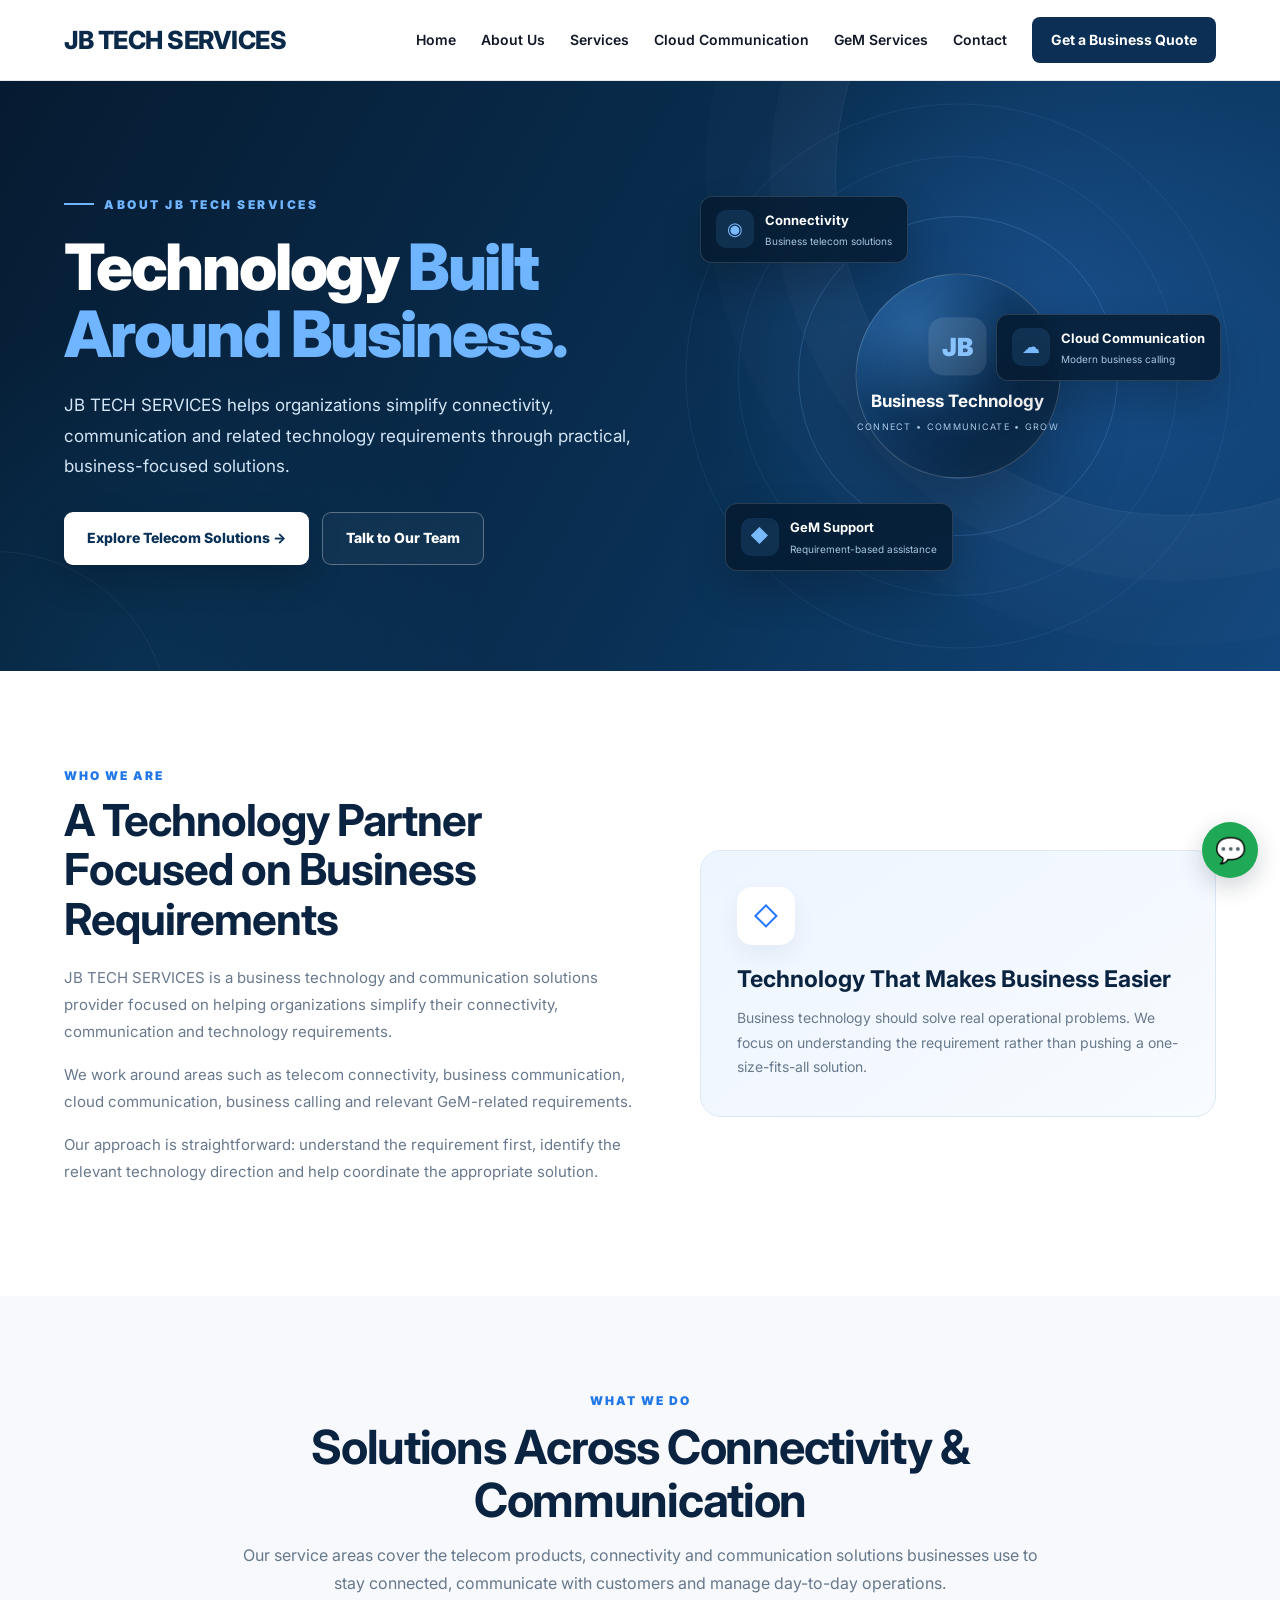
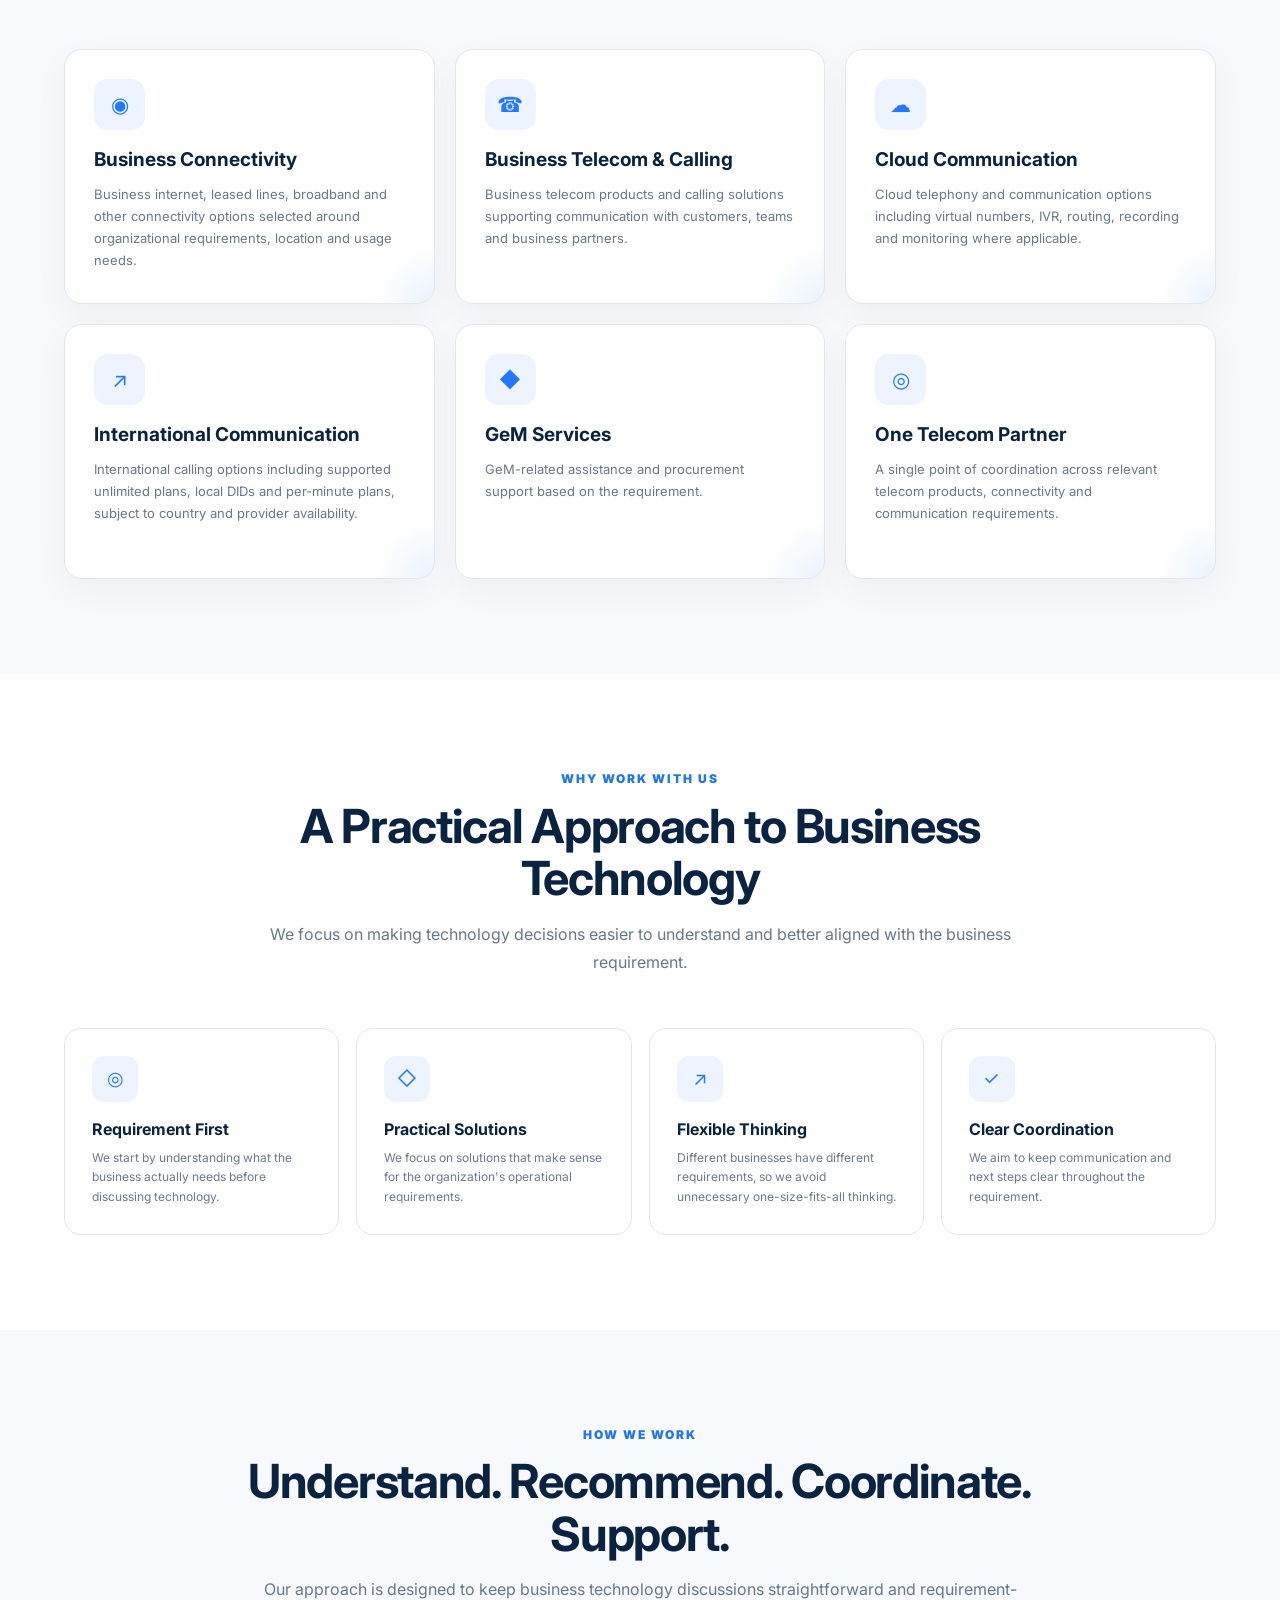
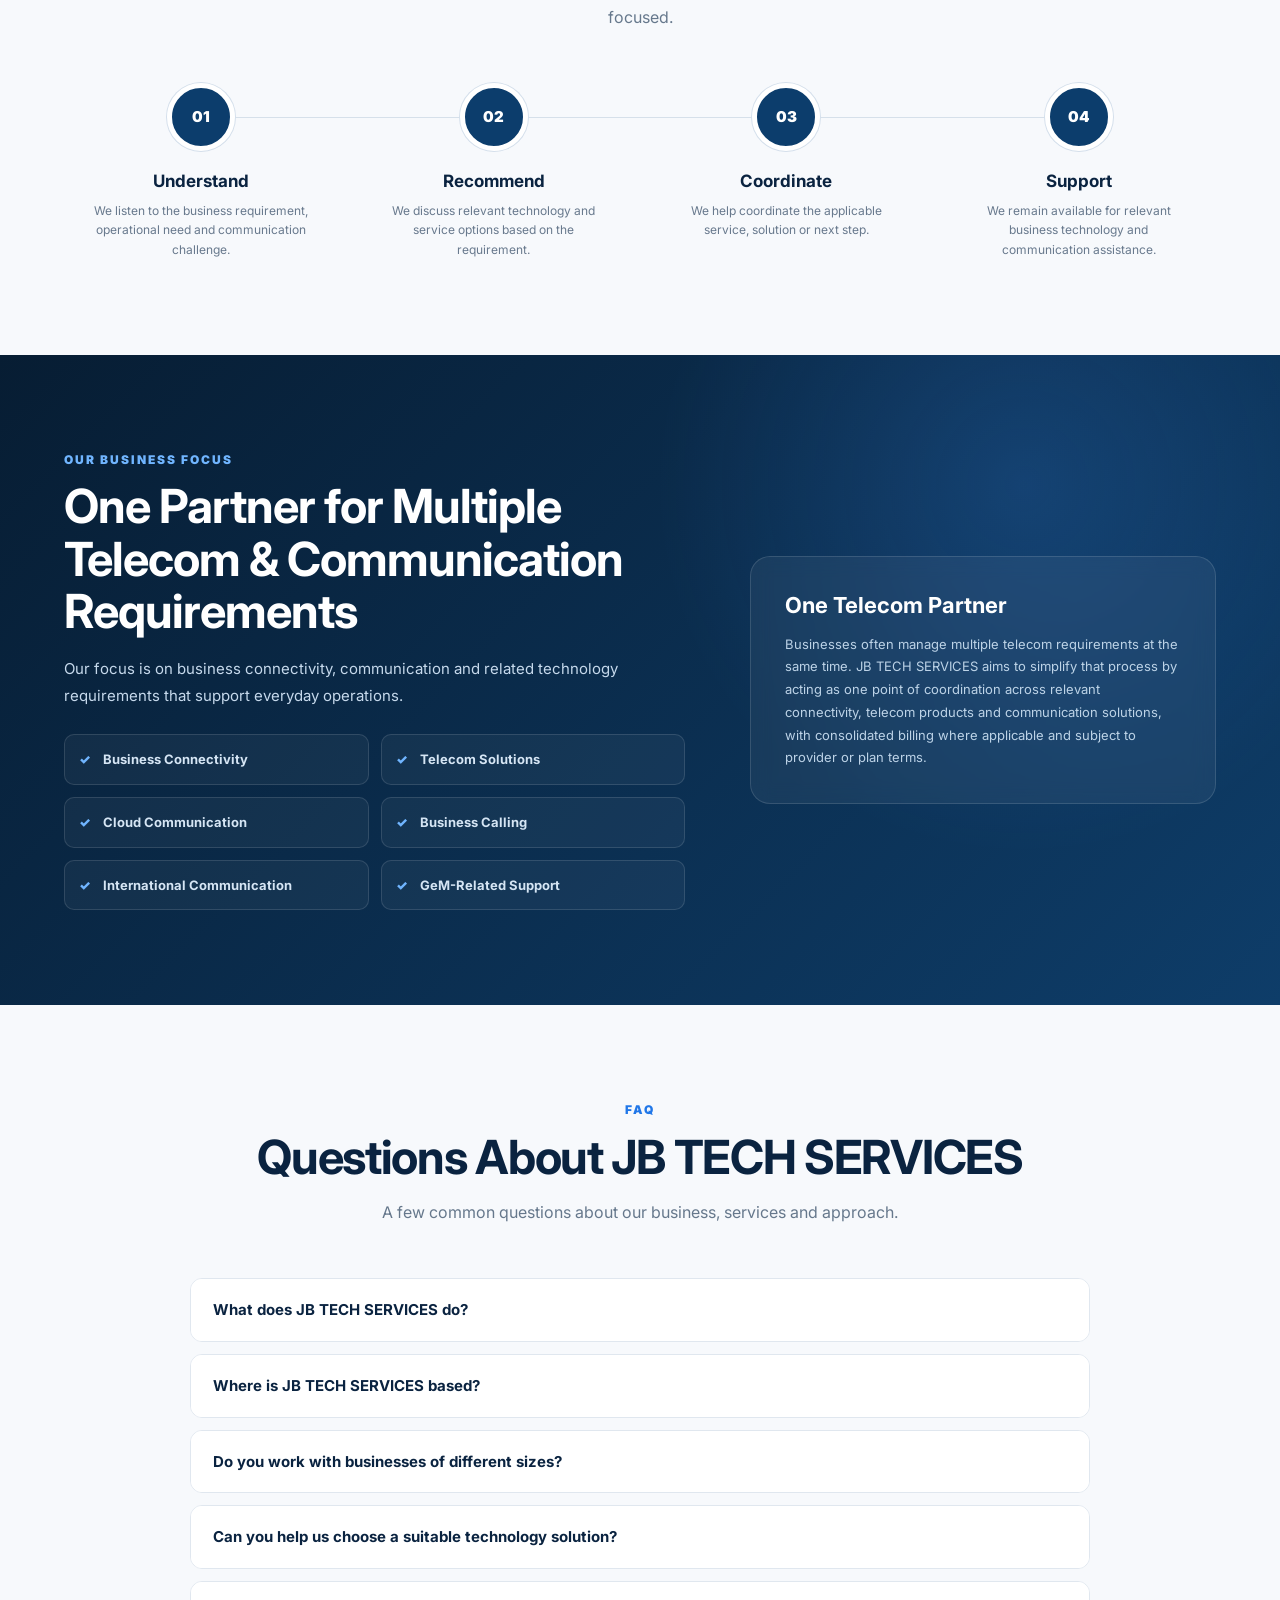
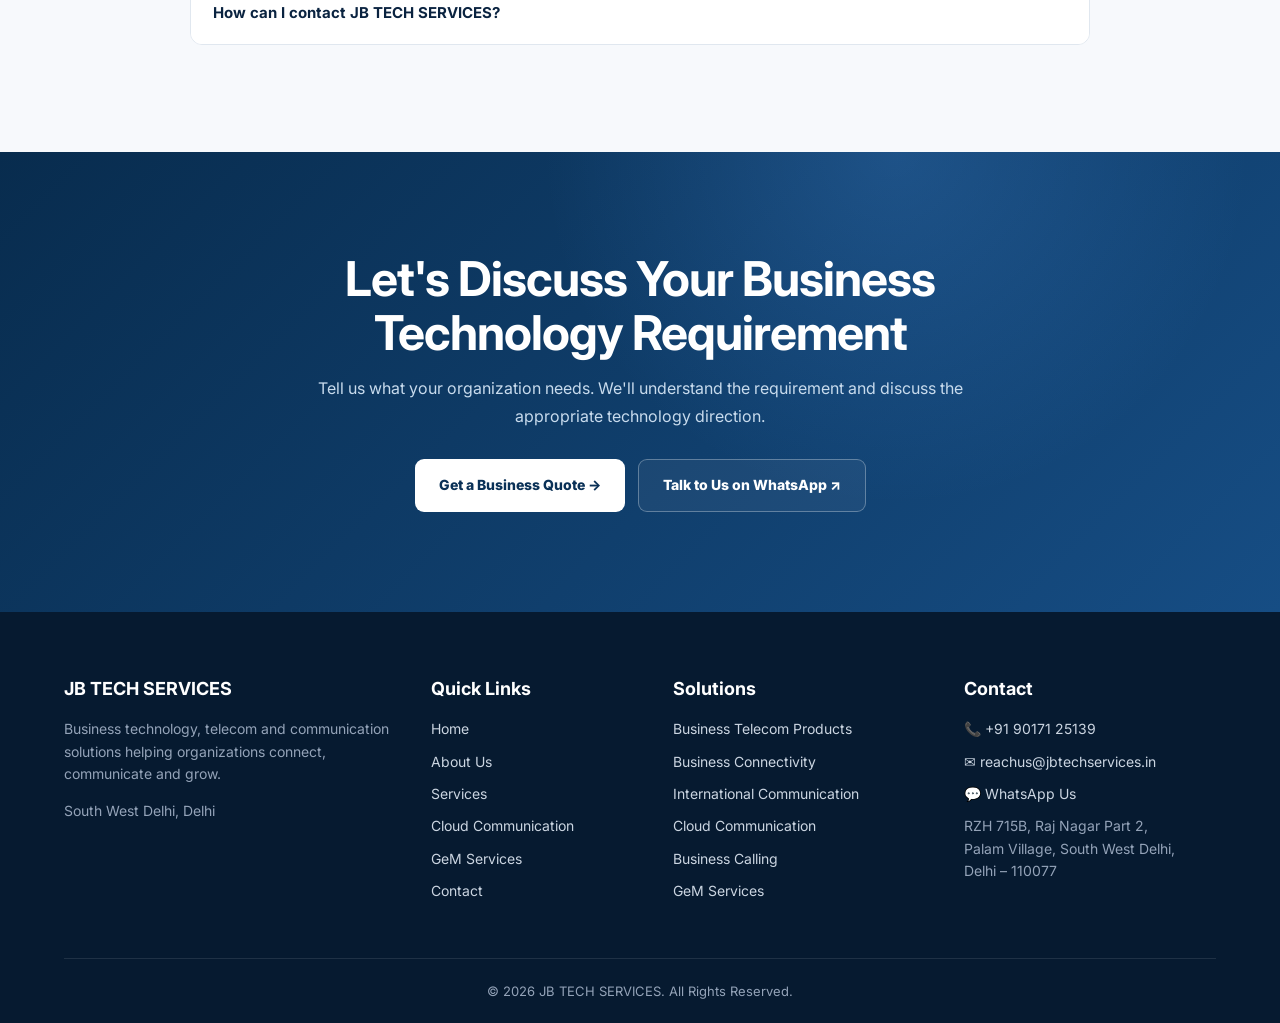
<file: about.html>
<!DOCTYPE html>
<html lang="en">

<head>

    <meta charset="UTF-8">

    <meta name="viewport"
          content="width=device-width, initial-scale=1.0">
    <link rel="icon" type="image/svg+xml" href="favicon.svg">

    <title>
        About JB TECH SERVICES | Telecom & Business Technology Partner
    </title>

    <meta name="description"
          content="Learn about JB TECH SERVICES, a business telecom and technology partner providing connectivity, cloud communication, business calling, international communication and GeM-related solutions across India.">

    <meta name="author"
          content="JB TECH SERVICES">

    <meta name="robots"
          content="index, follow">

    <link rel="canonical"
          href="https://jbtechservices.in/about.html">


    <!-- OPEN GRAPH -->

    <meta property="og:title"
          content="About JB TECH SERVICES | Telecom & Business Technology Partner">

    <meta property="og:description"
          content="Learn about JB TECH SERVICES and our business-focused approach to telecom connectivity, business telecom products, cloud communication, calling, international communication and GeM-related requirements.">

    <meta property="og:type"
          content="website">

    <meta property="og:url"
          content="https://jbtechservices.in/about.html">

    <meta property="og:site_name"
          content="JB TECH SERVICES">

    <meta name="theme-color"
          content="#0a2d4f">


    <!-- STRUCTURED DATA -->

    <script type="application/ld+json">
    {
        "@context": "https://schema.org",
        "@type": "AboutPage",
        "name": "About JB TECH SERVICES",
        "url": "https://jbtechservices.in/about.html",
        "description": "About JB TECH SERVICES, a business technology and communication solutions provider.",
        "mainEntity": {
            "@type": "Organization",
            "name": "JB TECH SERVICES",
            "url": "https://jbtechservices.in/",
            "telephone": "+91-9017125139",
            "email": "reachus@jbtechservices.in",
            "address": {
                "@type": "PostalAddress",
                "streetAddress": "RZH 715B, Raj Nagar Part 2, Palam Village",
                "addressLocality": "South West Delhi",
                "addressRegion": "Delhi",
                "postalCode": "110077",
                "addressCountry": "IN"
            }
        }
    }
    </script>


    <link rel="stylesheet"
          href="style.css">


    <!-- =====================================================
         ABOUT PAGE DESIGN
    ====================================================== -->

    <style>

        /* =====================================================
           BASE
        ====================================================== */

        .about-page {
            overflow-x: hidden;
        }

        .about-page *,
        .about-page *::before,
        .about-page *::after {
            box-sizing: border-box;
        }


        /* =====================================================
           HERO
        ====================================================== */

        .about-hero {
            position: relative;

            min-height: 590px;

            display: flex;
            align-items: center;

            overflow: hidden;

            background:
                radial-gradient(
                    circle at 80% 40%,
                    rgba(61,145,255,0.25),
                    transparent 30%
                ),
                radial-gradient(
                    circle at 10% 100%,
                    rgba(26,177,255,0.08),
                    transparent 28%
                ),
                linear-gradient(
                    120deg,
                    #061b31 0%,
                    #092f52 55%,
                    #12477d 100%
                );

            color: #ffffff;
        }


        .about-hero::before {
            content: "";

            position: absolute;

            width: 680px;
            height: 680px;

            right: -235px;
            top: -245px;

            border:
                1px solid rgba(255,255,255,0.08);

            border-radius: 50%;

            box-shadow:
                0 0 0 65px rgba(255,255,255,0.018),
                0 0 0 130px rgba(255,255,255,0.012);

            pointer-events: none;
        }


        .about-hero::after {
            content: "";

            position: absolute;

            width: 350px;
            height: 350px;

            left: -180px;
            bottom: -230px;

            border:
                1px solid rgba(255,255,255,0.06);

            border-radius: 50%;
        }


        .about-hero .container {
            position: relative;

            z-index: 3;
        }


        .about-hero-grid {
            display: grid;

            grid-template-columns:
                minmax(0, 1.05fr)
                minmax(400px, 0.95fr);

            gap: 65px;

            align-items: center;
        }


        .about-hero-content {
            padding: 75px 0;
        }


        .about-kicker {
            display: inline-flex;

            align-items: center;

            gap: 10px;

            margin-bottom: 19px;

            color: #70b5ff;

            font-size: 12px;

            font-weight: 900;

            letter-spacing: 2.5px;

            text-transform: uppercase;
        }


        .about-kicker::before {
            content: "";

            width: 30px;
            height: 2px;

            background: #70b5ff;
        }


        .about-hero h1 {
            margin: 0 0 23px;

            color: #ffffff;

            font-size:
                clamp(42px, 5vw, 64px);

            line-height: 1.05;

            letter-spacing: -2.2px;

            font-weight: 850;
        }


        .about-hero h1 span {
            color: #70b5ff;
        }


        .about-hero-text {
            max-width: 650px;

            margin: 0 0 30px;

            color: #d4e5f6;

            font-size: 17px;

            line-height: 1.8;
        }


        .about-hero-buttons {
            display: flex;

            flex-wrap: wrap;

            gap: 13px;
        }


        .about-btn-primary,
        .about-btn-outline {
            min-height: 53px;

            padding: 0 23px;

            display: inline-flex;

            align-items: center;
            justify-content: center;

            border-radius: 9px;

            text-decoration: none;

            font-size: 14px;

            font-weight: 800;

            transition:
                transform 0.25s ease,
                box-shadow 0.25s ease,
                background 0.25s ease;
        }


        .about-btn-primary {
            background: #ffffff;

            color: #0a3157 !important;

            box-shadow:
                0 15px 35px rgba(0,0,0,0.18);
        }


        .about-btn-primary:hover {
            transform: translateY(-3px);

            box-shadow:
                0 20px 42px rgba(0,0,0,0.25);
        }


        .about-btn-outline {
            border:
                1px solid rgba(255,255,255,0.30);

            background:
                rgba(255,255,255,0.04);

            color: #ffffff !important;
        }


        .about-btn-outline:hover {
            transform: translateY(-3px);

            background:
                rgba(255,255,255,0.10);
        }


        /* =====================================================
           HERO VISUAL
        ====================================================== */

        .about-visual {
            position: relative;

            min-height: 445px;
        }


        .about-visual-ring {
            position: absolute;

            left: 50%;
            top: 50%;

            transform:
                translate(-50%, -50%);

            width: 320px;
            height: 320px;

            border:
                1px solid rgba(114,180,255,0.22);

            border-radius: 50%;
        }


        .about-visual-ring::before,
        .about-visual-ring::after {
            content: "";

            position: absolute;

            left: 50%;
            top: 50%;

            transform:
                translate(-50%, -50%);

            border:
                1px solid rgba(114,180,255,0.10);

            border-radius: 50%;
        }


        .about-visual-ring::before {
            width: 440px;
            height: 440px;
        }


        .about-visual-ring::after {
            width: 545px;
            height: 545px;
        }


        .about-visual-core {
            position: absolute;

            left: 50%;
            top: 50%;

            transform:
                translate(-50%, -50%);

            width: 205px;
            height: 205px;

            display: flex;

            flex-direction: column;

            align-items: center;
            justify-content: center;

            text-align: center;

            border:
                1px solid rgba(255,255,255,0.20);

            border-radius: 50%;

            background:
                radial-gradient(
                    circle at 30% 25%,
                    rgba(96,176,255,0.30),
                    transparent 45%
                ),
                linear-gradient(
                    145deg,
                    #144a82,
                    #071d34
                );

            box-shadow:
                0 30px 70px rgba(0,0,0,0.28),
                inset 0 0 45px rgba(77,154,255,0.10);

            z-index: 3;

            animation:
                aboutCoreFloat 5s ease-in-out infinite;
        }


        @keyframes aboutCoreFloat {

            0%,
            100% {
                transform:
                    translate(-50%, -50%)
                    translateY(0);
            }

            50% {
                transform:
                    translate(-50%, -50%)
                    translateY(-8px);
            }
        }


        .about-core-mark {
            width: 58px;
            height: 58px;

            margin-bottom: 12px;

            display: flex;

            align-items: center;
            justify-content: center;

            border-radius: 15px;

            background:
                rgba(255,255,255,0.10);

            color: #8ac4ff;

            font-size: 25px;

            font-weight: 900;
        }


        .about-visual-core strong {
            color: #ffffff;

            font-size: 17px;
        }


        .about-visual-core span {
            margin-top: 5px;

            color: #a9c9e7;

            font-size: 9px;

            letter-spacing: 1.3px;

            text-transform: uppercase;
        }


        .about-floating-card {
            position: absolute;

            z-index: 5;

            display: flex;

            align-items: center;

            gap: 11px;

            min-width: 195px;

            padding: 13px 15px;

            border:
                1px solid rgba(255,255,255,0.14);

            border-radius: 12px;

            background:
                rgba(5,25,46,0.78);

            backdrop-filter: blur(12px);

            box-shadow:
                0 20px 40px rgba(0,0,0,0.20);

            animation:
                aboutFloat 4.5s ease-in-out infinite;
        }


        .about-floating-icon {
            width: 38px;
            height: 38px;

            flex: 0 0 38px;

            display: flex;

            align-items: center;
            justify-content: center;

            border-radius: 10px;

            background:
                rgba(90,166,255,0.13);

            color: #78b9ff;

            font-size: 18px;
        }


        .about-floating-card strong {
            display: block;

            color: #ffffff;

            font-size: 13px;
        }


        .about-floating-card small {
            display: block;

            margin-top: 3px;

            color: #a8c5df;

            font-size: 10px;
        }


        .about-float-one {
            left: 0;
            top: 42px;

            animation-delay: -0.7s;
        }


        .about-float-two {
            right: -5px;
            top: 160px;

            animation-delay: -2s;
        }


        .about-float-three {
            left: 25px;
            bottom: 28px;

            animation-delay: -3.1s;
        }


        @keyframes aboutFloat {

            0%,
            100% {
                transform: translateY(0);
            }

            50% {
                transform: translateY(-9px);
            }
        }


        /* =====================================================
           SECTIONS
        ====================================================== */

        .about-section {
            padding: 95px 0;
        }


        .about-section-white {
            background: #ffffff;
        }


        .about-section-soft {
            background: #f7f9fc;
        }


        .about-section-heading {
            max-width: 800px;

            margin:
                0 auto 52px;

            text-align: center;
        }


        .about-section-label {
            display: block;

            margin-bottom: 11px;

            color: #2177e8;

            font-size: 12px;

            font-weight: 900;

            letter-spacing: 2px;

            text-transform: uppercase;
        }


        .about-section-heading h2 {
            margin: 0 0 15px;

            color: #0a2340;

            font-size:
                clamp(31px, 4vw, 47px);

            line-height: 1.12;

            letter-spacing: -1.3px;
        }


        .about-section-heading p {
            margin: 0;

            color: #66788c;

            font-size: 16px;

            line-height: 1.75;
        }


        /* =====================================================
           COMPANY INTRO
        ====================================================== */

        .about-intro-grid {
            display: grid;

            grid-template-columns:
                minmax(0, 1.05fr)
                minmax(340px, 0.95fr);

            gap: 65px;

            align-items: center;
        }


        .about-intro-copy h2 {
            margin: 0 0 20px;

            color: #0a2340;

            font-size:
                clamp(31px, 3.5vw, 44px);

            line-height: 1.12;

            letter-spacing: -1px;
        }


        .about-intro-copy p {
            margin: 0 0 16px;

            color: #68798d;

            font-size: 15px;

            line-height: 1.8;
        }


        .about-intro-panel {
            padding: 36px;

            border-radius: 21px;

            background:
                linear-gradient(
                    145deg,
                    #edf5ff,
                    #f8fbff
                );

            border:
                1px solid #dce8f5;
        }


        .about-intro-icon {
            width: 58px;
            height: 58px;

            margin-bottom: 20px;

            display: flex;

            align-items: center;
            justify-content: center;

            border-radius: 15px;

            background: #ffffff;

            color: #2478ff;

            font-size: 25px;

            box-shadow:
                0 10px 25px rgba(15,35,60,0.06);
        }


        .about-intro-panel h3 {
            margin: 0 0 11px;

            color: #0a2340;

            font-size: 23px;
        }


        .about-intro-panel p {
            margin: 0;

            color: #68798d;

            font-size: 14px;

            line-height: 1.75;
        }


        /* =====================================================
           CAPABILITIES
        ====================================================== */

        .about-capability-grid {
            display: grid;

            grid-template-columns:
                repeat(3, 1fr);

            gap: 20px;
        }


        .about-capability {
            position: relative;

            min-height: 255px;

            padding: 29px;

            overflow: hidden;

            border:
                1px solid #e0e7ef;

            border-radius: 18px;

            background: #ffffff;

            box-shadow:
                0 12px 35px rgba(15,23,42,0.045);

            transition:
                transform 0.3s ease,
                box-shadow 0.3s ease,
                border-color 0.3s ease;
        }


        .about-capability:hover {
            transform: translateY(-7px);

            border-color: #c3dbf8;

            box-shadow:
                0 24px 48px rgba(15,35,60,0.10);
        }


        .about-capability::after {
            content: "";

            position: absolute;

            width: 125px;
            height: 125px;

            right: -65px;
            bottom: -65px;

            border-radius: 50%;

            background:
                radial-gradient(
                    circle,
                    rgba(36,120,255,0.10),
                    transparent 68%
                );
        }


        .about-capability-icon {
            width: 51px;
            height: 51px;

            margin-bottom: 18px;

            display: flex;

            align-items: center;
            justify-content: center;

            border-radius: 14px;

            background: #edf4ff;

            color: #2478ff;

            font-size: 21px;
        }


        .about-capability h3 {
            margin: 0 0 10px;

            color: #0a2340;

            font-size: 19px;
        }


        .about-capability p {
            margin: 0;

            color: #68798d;

            font-size: 13px;

            line-height: 1.7;
        }


        /* =====================================================
           WHY JB TECH SERVICES
        ====================================================== */

        .about-why-grid {
            display: grid;

            grid-template-columns:
                repeat(4, 1fr);

            gap: 17px;
        }


        .about-why-card {
            padding: 27px;

            border:
                1px solid #e0e7ef;

            border-radius: 17px;

            background: #ffffff;

            transition:
                transform 0.3s ease,
                box-shadow 0.3s ease;
        }


        .about-why-card:hover {
            transform: translateY(-6px);

            box-shadow:
                0 20px 40px rgba(15,23,42,0.08);
        }


        .about-why-icon {
            width: 46px;
            height: 46px;

            margin-bottom: 17px;

            display: flex;

            align-items: center;
            justify-content: center;

            border-radius: 12px;

            background: #edf4ff;

            color: #2478ff;

            font-size: 19px;
        }


        .about-why-card h3 {
            margin: 0 0 8px;

            color: #0a2340;

            font-size: 16px;
        }


        .about-why-card p {
            margin: 0;

            color: #6a7b8f;

            font-size: 12px;

            line-height: 1.65;
        }


        /* =====================================================
           APPROACH
        ====================================================== */

        .about-process {
            display: grid;

            grid-template-columns:
                repeat(4, 1fr);

            gap: 18px;

            position: relative;
        }


        .about-process::before {
            content: "";

            position: absolute;

            left: 12%;
            right: 12%;

            top: 34px;

            height: 1px;

            background: #d6e0ea;
        }


        .about-process-step {
            position: relative;

            z-index: 2;

            text-align: center;
        }


        .about-process-number {
            width: 68px;
            height: 68px;

            margin:
                0 auto 19px;

            display: flex;

            align-items: center;
            justify-content: center;

            border:
                5px solid #ffffff;

            border-radius: 50%;

            background: #0c3d6c;

            color: #ffffff;

            font-size: 15px;

            font-weight: 900;

            box-shadow:
                0 0 0 1px #d4dfeb;
        }


        .about-process-step h3 {
            margin: 0 0 8px;

            color: #0a2340;

            font-size: 17px;
        }


        .about-process-step p {
            max-width: 215px;

            margin: 0 auto;

            color: #68798d;

            font-size: 12px;

            line-height: 1.65;
        }


        /* =====================================================
           BUSINESS FOCUS
        ====================================================== */

        .about-focus {
            position: relative;

            overflow: hidden;

            background:
                radial-gradient(
                    circle at 80% 20%,
                    rgba(60,143,248,0.19),
                    transparent 32%
                ),
                linear-gradient(
                    135deg,
                    #071d33,
                    #0e3d69
                );

            color: #ffffff;
        }


        .about-focus-grid {
            display: grid;

            grid-template-columns:
                minmax(0, 1fr)
                minmax(300px, 0.75fr);

            gap: 65px;

            align-items: center;
        }


        .about-focus-copy .about-section-label {
            color: #70b5ff;
        }


        .about-focus-copy h2 {
            margin: 0 0 17px;

            color: #ffffff;

            font-size:
                clamp(31px, 4vw, 47px);

            line-height: 1.12;

            letter-spacing: -1px;
        }


        .about-focus-copy p {
            margin: 0;

            color: #c6d9ec;

            font-size: 15px;

            line-height: 1.8;
        }


        .about-focus-list {
            display: grid;

            grid-template-columns:
                repeat(2, 1fr);

            gap: 12px;

            margin: 25px 0 0;

            padding: 0;

            list-style: none;
        }


        .about-focus-list li {
            position: relative;

            padding: 14px 15px 14px 38px;

            border:
                1px solid rgba(255,255,255,0.12);

            border-radius: 10px;

            background:
                rgba(255,255,255,0.045);

            color: #d5e5f4;

            font-size: 13px;

            font-weight: 700;
        }


        .about-focus-list li::before {
            content: "✓";

            position: absolute;

            left: 14px;

            color: #70b5ff;

            font-weight: 900;
        }


        .about-focus-panel {
            padding: 34px;

            border:
                1px solid rgba(255,255,255,0.13);

            border-radius: 20px;

            background:
                rgba(255,255,255,0.055);

            backdrop-filter: blur(10px);
        }


        .about-focus-panel h3 {
            margin: 0 0 13px;

            color: #ffffff;

            font-size: 22px;
        }


        .about-focus-panel p {
            margin: 0;

            color: #bdd3e7;

            font-size: 13px;

            line-height: 1.75;
        }


        /* =====================================================
           FAQ
        ====================================================== */

        .about-faq-section {
            background: #f7f9fc;
        }


        .about-faq-list {
            max-width: 900px;

            margin: 0 auto;
        }


        .about-faq-item {
            margin-bottom: 12px;

            overflow: hidden;

            border:
                1px solid #e0e7ef;

            border-radius: 12px;

            background: #ffffff;
        }


        .about-faq-question {
            width: 100%;

            padding: 20px 22px;

            display: flex;

            align-items: center;
            justify-content: space-between;

            gap: 20px;

            border: 0;

            background: #ffffff;

            color: #0a2340;

            text-align: left;

            cursor: pointer;
        }


        .about-faq-question:hover {
            background: #f9fbff;
        }


        .about-faq-question strong {
            display: block !important;

            color: #0a2340;

            font-size: 15px;

            line-height: 1.45;
        }


        .about-faq-chevron {
            display: flex !important;

            flex: 0 0 25px;

            width: 25px;
            height: 25px;

            align-items: center;
            justify-content: center;

            color: #2478ff;

            font-size: 21px;

            transition:
                transform 0.25s ease;
        }


        .about-faq-question[aria-expanded="true"]
        .about-faq-chevron {
            transform: rotate(180deg);
        }


        .about-faq-question::after {
            content: none !important;

            display: none !important;
        }


        .about-faq-answer {
            padding: 0 22px 20px;

            color: #68798d;

            font-size: 13px;

            line-height: 1.75;
        }


        .about-faq-answer p {
            margin: 0;
        }


        /* =====================================================
           CTA
        ====================================================== */

        .about-final-cta {
            position: relative;

            overflow: hidden;

            padding: 100px 0;

            background:
                radial-gradient(
                    circle at 70% 0%,
                    rgba(88,166,255,0.20),
                    transparent 35%
                ),
                linear-gradient(
                    135deg,
                    #082c4e,
                    #164d84
                );

            text-align: center;
        }


        .about-final-cta h2 {
            max-width: 790px;

            margin:
                0 auto 16px;

            color: #ffffff;

            font-size:
                clamp(32px, 4vw, 48px);

            line-height: 1.12;

            letter-spacing: -1px;
        }


        .about-final-cta p {
            max-width: 650px;

            margin: 0 auto;

            color: #c8dbed;

            font-size: 16px;

            line-height: 1.7;
        }


        .about-final-buttons {
            display: flex;

            justify-content: center;

            flex-wrap: wrap;

            gap: 13px;

            margin-top: 29px;
        }


        .about-white-btn,
        .about-whatsapp-btn {
            min-height: 53px;

            padding: 0 24px;

            display: inline-flex;

            align-items: center;
            justify-content: center;

            border-radius: 9px;

            text-decoration: none;

            font-size: 14px;

            font-weight: 800;
        }


        .about-white-btn {
            background: #ffffff;

            color: #0a3157 !important;
        }


        .about-whatsapp-btn {
            border:
                1px solid rgba(255,255,255,0.30);

            background:
                rgba(255,255,255,0.05);

            color: #ffffff !important;
        }


        /* =====================================================
           RESPONSIVE
        ====================================================== */

        @media (max-width: 1050px) {

            .about-hero-grid {
                grid-template-columns: 1fr;
            }

            .about-hero-content {
                max-width: 780px;

                margin: 0 auto;

                text-align: center;
            }

            .about-kicker {
                justify-content: center;
            }

            .about-hero-text {
                margin-left: auto;
                margin-right: auto;
            }

            .about-hero-buttons {
                justify-content: center;
            }

            .about-visual {
                max-width: 620px;

                width: 100%;

                margin: 0 auto;
            }

            .about-why-grid {
                grid-template-columns:
                    repeat(2, 1fr);
            }

            .about-process {
                grid-template-columns:
                    repeat(2, 1fr);
            }

            .about-process::before {
                display: none;
            }

        }


        @media (max-width: 850px) {

            .about-intro-grid,
            .about-focus-grid {
                grid-template-columns: 1fr;

                gap: 45px;
            }

            .about-capability-grid {
                grid-template-columns:
                    repeat(2, 1fr);
            }

        }


        @media (max-width: 650px) {

            .about-hero {
                min-height: 700px;
            }

            .about-hero-content {
                padding: 60px 0 20px;
            }

            .about-hero h1 {
                font-size: 40px;

                letter-spacing: -1.4px;
            }

            .about-hero-text {
                font-size: 15px;
            }

            .about-hero-buttons {
                flex-direction: column;

                align-items: stretch;
            }

            .about-hero-buttons a {
                width: 100%;
            }

            .about-visual {
                min-height: 350px;
            }

            .about-visual-ring {
                width: 245px;
                height: 245px;
            }

            .about-visual-ring::before {
                width: 330px;
                height: 330px;
            }

            .about-visual-ring::after {
                width: 405px;
                height: 405px;
            }

            .about-visual-core {
                width: 160px;
                height: 160px;
            }

            .about-core-mark {
                width: 45px;
                height: 45px;

                font-size: 20px;
            }

            .about-visual-core strong {
                font-size: 13px;
            }

            .about-visual-core span {
                font-size: 7px;
            }

            .about-floating-card {
                min-width: 150px;

                padding: 10px;
            }

            .about-floating-card strong {
                font-size: 11px;
            }

            .about-floating-card small {
                display: none;
            }

            .about-floating-icon {
                width: 32px;
                height: 32px;

                flex-basis: 32px;

                font-size: 15px;
            }

            .about-float-one {
                left: 0;
                top: 12px;
            }

            .about-float-two {
                right: 0;
                top: 112px;
            }

            .about-float-three {
                left: 0;
                bottom: 8px;
            }

            .about-section {
                padding: 72px 0;
            }

            .about-capability-grid,
            .about-why-grid,
            .about-process {
                grid-template-columns: 1fr;
            }

            .about-focus-list {
                grid-template-columns: 1fr;
            }

            .about-final-buttons {
                flex-direction: column;

                align-items: stretch;
            }

            .about-final-buttons a {
                width: 100%;
            }

        }


        @media (max-width: 430px) {

            .about-hero h1 {
                font-size: 35px;
            }

            .about-visual {
                min-height: 320px;
            }

            .about-visual-ring {
                width: 210px;
                height: 210px;
            }

            .about-visual-ring::before {
                width: 280px;
                height: 280px;
            }

            .about-visual-ring::after {
                width: 350px;
                height: 350px;
            }

            .about-visual-core {
                width: 140px;
                height: 140px;
            }

            .about-floating-card {
                min-width: 135px;
            }

        }


        @media (prefers-reduced-motion: reduce) {

            .about-visual-core,
            .about-floating-card,
            .about-capability,
            .about-why-card {
                animation: none;

                transition: none;
            }

        }

    </style>

</head>


<body class="about-page">


<!-- =====================================================
     HEADER
====================================================== -->

<header class="navbar">

    <div class="container nav-container">

        <a href="index.html"
           class="logo">

            JB TECH SERVICES

        </a>


        <div class="menu-toggle"
             aria-label="Open navigation menu"
             aria-expanded="false">

            ☰

        </div>


        <nav class="nav-links">

            <a href="index.html">
                Home
            </a>

            <a href="about.html">
                About Us
            </a>

            <a href="services.html">
                Services
            </a>

            <a href="cloud-communication.html">
                Cloud Communication
            </a>

            <a href="gem-services.html">
                GeM Services
            </a>

            <a href="contact.html">
                Contact
            </a>

            <a href="contact.html"
               class="quote-btn">

                Get a Business Quote

            </a>

        </nav>

    </div>

</header>



<!-- =====================================================
     HERO
====================================================== -->

<section class="about-hero">

    <div class="container">

        <div class="about-hero-grid">


            <div class="about-hero-content">

                <span class="about-kicker">
                    About JB TECH SERVICES
                </span>


                <h1>

                    Technology
                    <span>
                        Built Around Business.
                    </span>

                </h1>


                <p class="about-hero-text">

                    JB TECH SERVICES helps organizations simplify
                    connectivity, communication and related
                    technology requirements through practical,
                    business-focused solutions.

                </p>


                <div class="about-hero-buttons">

                    <a href="business-telecom-products.html"
                       class="about-btn-primary">

                        Explore Telecom Solutions →

                    </a>


                    <a href="contact.html"
                       class="about-btn-outline">

                        Talk to Our Team

                    </a>

                </div>

            </div>


            <!-- HERO VISUAL -->

            <div class="about-visual">


                <div class="about-visual-ring">
                </div>


                <div class="about-visual-core">

                    <div class="about-core-mark">
                        JB
                    </div>

                    <strong>
                        Business Technology
                    </strong>

                    <span>
                        Connect • Communicate • Grow
                    </span>

                </div>


                <div class="about-floating-card about-float-one">

                    <div class="about-floating-icon">
                        ◉
                    </div>

                    <div>

                        <strong>
                            Connectivity
                        </strong>

                        <small>
                            Business telecom solutions
                        </small>

                    </div>

                </div>


                <div class="about-floating-card about-float-two">

                    <div class="about-floating-icon">
                        ☁
                    </div>

                    <div>

                        <strong>
                            Cloud Communication
                        </strong>

                        <small>
                            Modern business calling
                        </small>

                    </div>

                </div>


                <div class="about-floating-card about-float-three">

                    <div class="about-floating-icon">
                        ◆
                    </div>

                    <div>

                        <strong>
                            GeM Support
                        </strong>

                        <small>
                            Requirement-based assistance
                        </small>

                    </div>

                </div>


            </div>

        </div>

    </div>

</section>



<!-- =====================================================
     COMPANY INTRO
====================================================== -->

<section class="about-section about-section-white">

    <div class="container">


        <div class="about-intro-grid">


            <div class="about-intro-copy">

                <span class="about-section-label">
                    Who We Are
                </span>


                <h2>
                    A Technology Partner Focused on Business Requirements
                </h2>


                <p>

                    JB TECH SERVICES is a business technology and
                    communication solutions provider focused on helping
                    organizations simplify their connectivity,
                    communication and technology requirements.

                </p>


                <p>

                    We work around areas such as telecom connectivity,
                    business communication, cloud communication,
                    business calling and relevant GeM-related
                    requirements.

                </p>


                <p>

                    Our approach is straightforward: understand the
                    requirement first, identify the relevant technology
                    direction and help coordinate the appropriate
                    solution.

                </p>

            </div>


            <div class="about-intro-panel">

                <div class="about-intro-icon">
                    ◇
                </div>


                <h3>
                    Technology That Makes Business Easier
                </h3>


                <p>

                    Business technology should solve real operational
                    problems. We focus on understanding the requirement
                    rather than pushing a one-size-fits-all solution.

                </p>

            </div>


        </div>

    </div>

</section>



<!-- =====================================================
     WHAT WE DO
====================================================== -->

<section class="about-section about-section-soft">

    <div class="container">


        <div class="about-section-heading">

            <span class="about-section-label">
                What We Do
            </span>


            <h2>
                Solutions Across Connectivity & Communication
            </h2>


            <p>

                Our service areas cover the telecom products, connectivity and communication solutions businesses use to stay connected, communicate with customers and manage day-to-day operations.

            </p>

        </div>


        <div class="about-capability-grid">


            <article class="about-capability">

                <div class="about-capability-icon">
                    ◉
                </div>

                <h3>
                    <a href="business-connectivity.html">Business Connectivity</a>
                </h3>

                <p>

                    Business internet, leased lines, broadband and other connectivity options selected around organizational requirements, location and usage needs.

                </p>

            </article>


            <article class="about-capability">

                <div class="about-capability-icon">
                    ☎
                </div>

                <h3>
                    <a href="business-calling.html">Business Telecom & Calling</a>
                </h3>

                <p>

                    Business telecom products and calling solutions supporting communication with customers, teams and business partners.

                </p>

            </article>


            <article class="about-capability">

                <div class="about-capability-icon">
                    ☁
                </div>

                <h3>
                    <a href="cloud-communication.html">Cloud Communication</a>
                </h3>

                <p>

                    Cloud telephony and communication options including virtual numbers, IVR, routing, recording and monitoring where applicable.

                </p>

            </article>


            <article class="about-capability">

                <div class="about-capability-icon">
                    ↗
                </div>

                <h3>
                    <a href="international-communication.html">International Communication</a>
                </h3>

                <p>

                    International calling options including supported unlimited plans, local DIDs and per-minute plans, subject to country and provider availability.

                </p>

            </article>


            <article class="about-capability">

                <div class="about-capability-icon">
                    ◆
                </div>

                <h3>
                    <a href="gem-services.html">GeM Services</a>
                </h3>

                <p>

                    GeM-related assistance and procurement support based on the requirement.

                </p>

            </article>


            <article class="about-capability">

                <div class="about-capability-icon">
                    ◎
                </div>

                <h3>
                    <a href="enterprise-telecom.html">One Telecom Partner</a>
                </h3>

                <p>

                    A single point of coordination across relevant telecom products, connectivity and communication requirements.

                </p>

            </article>


        </div>

    </div>

</section>



<!-- =====================================================
     WHY JB TECH SERVICES
====================================================== -->

<section class="about-section about-section-white">

    <div class="container">


        <div class="about-section-heading">

            <span class="about-section-label">
                Why Work With Us
            </span>


            <h2>
                A Practical Approach to Business Technology
            </h2>


            <p>

                We focus on making technology decisions easier to
                understand and better aligned with the business
                requirement.

            </p>

        </div>


        <div class="about-why-grid">


            <article class="about-why-card">

                <div class="about-why-icon">
                    ◎
                </div>

                <h3>
                    Requirement First
                </h3>

                <p>

                    We start by understanding what the business
                    actually needs before discussing technology.

                </p>

            </article>


            <article class="about-why-card">

                <div class="about-why-icon">
                    ◇
                </div>

                <h3>
                    Practical Solutions
                </h3>

                <p>

                    We focus on solutions that make sense for
                    the organization's operational requirements.

                </p>

            </article>


            <article class="about-why-card">

                <div class="about-why-icon">
                    ↗
                </div>

                <h3>
                    Flexible Thinking
                </h3>

                <p>

                    Different businesses have different requirements,
                    so we avoid unnecessary one-size-fits-all thinking.

                </p>

            </article>


            <article class="about-why-card">

                <div class="about-why-icon">
                    ✓
                </div>

                <h3>
                    Clear Coordination
                </h3>

                <p>

                    We aim to keep communication and next steps
                    clear throughout the requirement.

                </p>

            </article>


        </div>

    </div>

</section>



<!-- =====================================================
     APPROACH
====================================================== -->

<section class="about-section about-section-soft">

    <div class="container">


        <div class="about-section-heading">

            <span class="about-section-label">
                How We Work
            </span>


            <h2>
                Understand. Recommend. Coordinate. Support.
            </h2>


            <p>

                Our approach is designed to keep business technology
                discussions straightforward and requirement-focused.

            </p>

        </div>


        <div class="about-process">


            <div class="about-process-step">

                <div class="about-process-number">
                    01
                </div>

                <h3>
                    Understand
                </h3>

                <p>

                    We listen to the business requirement,
                    operational need and communication challenge.

                </p>

            </div>


            <div class="about-process-step">

                <div class="about-process-number">
                    02
                </div>

                <h3>
                    Recommend
                </h3>

                <p>

                    We discuss relevant technology and service
                    options based on the requirement.

                </p>

            </div>


            <div class="about-process-step">

                <div class="about-process-number">
                    03
                </div>

                <h3>
                    Coordinate
                </h3>

                <p>

                    We help coordinate the applicable service,
                    solution or next step.

                </p>

            </div>


            <div class="about-process-step">

                <div class="about-process-number">
                    04
                </div>

                <h3>
                    Support
                </h3>

                <p>

                    We remain available for relevant business
                    technology and communication assistance.

                </p>

            </div>


        </div>

    </div>

</section>



<!-- =====================================================
     BUSINESS FOCUS
====================================================== -->

<section class="about-section about-focus">

    <div class="container">


        <div class="about-focus-grid">


            <div class="about-focus-copy">

                <span class="about-section-label">
                    Our Business Focus
                </span>


                <h2>
                    One Partner for Multiple Telecom & Communication Requirements
                </h2>


                <p>

                    Our focus is on business connectivity,
                    communication and related technology
                    requirements that support everyday operations.

                </p>


                <ul class="about-focus-list">

                    <li>
                        Business Connectivity
                    </li>

                    <li>
                        Telecom Solutions
                    </li>

                    <li>
                        Cloud Communication
                    </li>

                    <li>
                        Business Calling
                    </li>

                    <li>
                        International Communication
                    </li>

                    <li>
                        GeM-Related Support
                    </li>

                </ul>

            </div>


            <div class="about-focus-panel">

                <h3>
                    <a href="enterprise-telecom.html">One Telecom Partner</a>
                </h3>


                <p>

                    Businesses often manage multiple telecom requirements at the same time. JB TECH SERVICES aims to simplify that process by acting as one point of coordination across relevant connectivity, telecom products and communication solutions, with consolidated billing where applicable and subject to provider or plan terms.

                </p>

            </div>


        </div>

    </div>

</section>



<!-- =====================================================
     FAQ
====================================================== -->

<section class="about-section about-faq-section">

    <div class="container">


        <div class="about-section-heading">

            <span class="about-section-label">
                FAQ
            </span>


            <h2>
                Questions About JB TECH SERVICES
            </h2>


            <p>

                A few common questions about our business,
                services and approach.

            </p>

        </div>


        <div class="faq-list about-faq-list">


            <div class="faq-item about-faq-item">

                <button
                    type="button"
                    class="faq-question about-faq-question">

                    <strong>
                        What does JB TECH SERVICES do?
                    </strong>

                    <span
                        class="about-faq-chevron"
                        aria-hidden="true">

                        ⌄

                    </span>

                </button>


                <div class="faq-answer about-faq-answer">

                    <p>

                        JB TECH SERVICES helps businesses with telecom products, connectivity, cloud communication, business calling, international communication and relevant GeM-related requirements.

                    </p>

                </div>

            </div>



            <div class="faq-item about-faq-item">

                <button
                    type="button"
                    class="faq-question about-faq-question">

                    <strong>
                        Where is JB TECH SERVICES based?
                    </strong>

                    <span
                        class="about-faq-chevron"
                        aria-hidden="true">

                        ⌄

                    </span>

                </button>


                <div class="faq-answer about-faq-answer">

                    <p>

                        JB TECH SERVICES is based in South West Delhi,
                        Delhi, India.

                    </p>

                </div>

            </div>



            <div class="faq-item about-faq-item">

                <button
                    type="button"
                    class="faq-question about-faq-question">

                    <strong>
                        Do you work with businesses of different sizes?
                    </strong>

                    <span
                        class="about-faq-chevron"
                        aria-hidden="true">

                        ⌄

                    </span>

                </button>


                <div class="faq-answer about-faq-answer">

                    <p>

                        Yes. Requirements can vary significantly between
                        businesses, so our approach is based on understanding
                        the organization's specific connectivity and
                        communication needs.

                    </p>

                </div>

            </div>



            <div class="faq-item about-faq-item">

                <button
                    type="button"
                    class="faq-question about-faq-question">

                    <strong>
                        Can you help us choose a suitable technology solution?
                    </strong>

                    <span
                        class="about-faq-chevron"
                        aria-hidden="true">

                        ⌄

                    </span>

                </button>


                <div class="faq-answer about-faq-answer">

                    <p>

                        We can discuss your requirement and help identify
                        relevant technology and service options appropriate
                        to the requirement.

                    </p>

                </div>

            </div>



            <div class="faq-item about-faq-item">

                <button
                    type="button"
                    class="faq-question about-faq-question">

                    <strong>
                        How can I contact JB TECH SERVICES?
                    </strong>

                    <span
                        class="about-faq-chevron"
                        aria-hidden="true">

                        ⌄

                    </span>

                </button>


                <div class="faq-answer about-faq-answer">

                    <p>

                        You can contact us through our business quote
                        form, phone, email or WhatsApp.

                    </p>

                </div>

            </div>


        </div>

    </div>

</section>



<!-- =====================================================
     FINAL CTA
====================================================== -->

<section class="about-final-cta">

    <div class="container">


        <h2>
            Let's Discuss Your Business Technology Requirement
        </h2>


        <p>

            Tell us what your organization needs.
            We'll understand the requirement and discuss
            the appropriate technology direction.

        </p>


        <div class="about-final-buttons">


            <a href="contact.html"
               class="about-white-btn">

                Get a Business Quote →

            </a>


            <a href="https://wa.me/919017125139"
               target="_blank"
               rel="noopener noreferrer"
               class="about-whatsapp-btn">

                Talk to Us on WhatsApp ↗

            </a>

        </div>

    </div>

</section>



<!-- =====================================================
     FOOTER
====================================================== -->

<footer class="footer">

    <div class="container">


        <div class="footer-grid">


            <div>

                <h3>
                    JB TECH SERVICES
                </h3>

                <p>

                    Business technology, telecom and
                    communication solutions helping
                    organizations connect, communicate
                    and grow.

                </p>

                <p>
                    South West Delhi, Delhi
                </p>

            </div>


            <div>

                <h3>
                    Quick Links
                </h3>

                <a href="index.html">
                    Home
                </a>

                <a href="about.html">
                    About Us
                </a>

                <a href="services.html">
                    Services
                </a>

                <a href="cloud-communication.html">
                    Cloud Communication
                </a>

                <a href="gem-services.html">
                    GeM Services
                </a>

                <a href="contact.html">
                    Contact
                </a>

            </div>


            <div>

                <h3>
                    Solutions
                </h3>

                <a href="business-telecom-products.html">
                    Business Telecom Products
                </a>

                <a href="business-connectivity.html">
                    Business Connectivity
                </a>

                <a href="international-communication.html">
                    International Communication
                </a>

                <a href="cloud-communication.html">
                    Cloud Communication
                </a>

                <a href="business-calling.html">
                    Business Calling
                </a>

                <a href="gem-services.html">
                    GeM Services
                </a>

            </div>


            <div>

                <h3>
                    Contact
                </h3>


                <a href="tel:+919017125139">
                    📞 +91 90171 25139
                </a>


                <a href="mailto:reachus@jbtechservices.in">
                    ✉ reachus@jbtechservices.in
                </a>


                <a href="https://wa.me/919017125139"
                   target="_blank"
                   rel="noopener noreferrer">

                    💬 WhatsApp Us

                </a>


                <p>

                    RZH 715B, Raj Nagar Part 2,<br>
                    Palam Village, South West Delhi,<br>
                    Delhi – 110077

                </p>

            </div>


        </div>


        <div class="footer-bottom">

            © 2026 JB TECH SERVICES.
            All Rights Reserved.

        </div>

    </div>

</footer>



<!-- =====================================================
     FLOATING WHATSAPP
====================================================== -->

<a href="https://wa.me/919017125139"
   target="_blank"
   rel="noopener noreferrer"
   class="chat-button"
   title="Chat with JB TECH SERVICES on WhatsApp"
   aria-label="Chat with JB TECH SERVICES on WhatsApp">

    💬

</a>



<script src="script.js"></script>


</body>

</html>
</file>
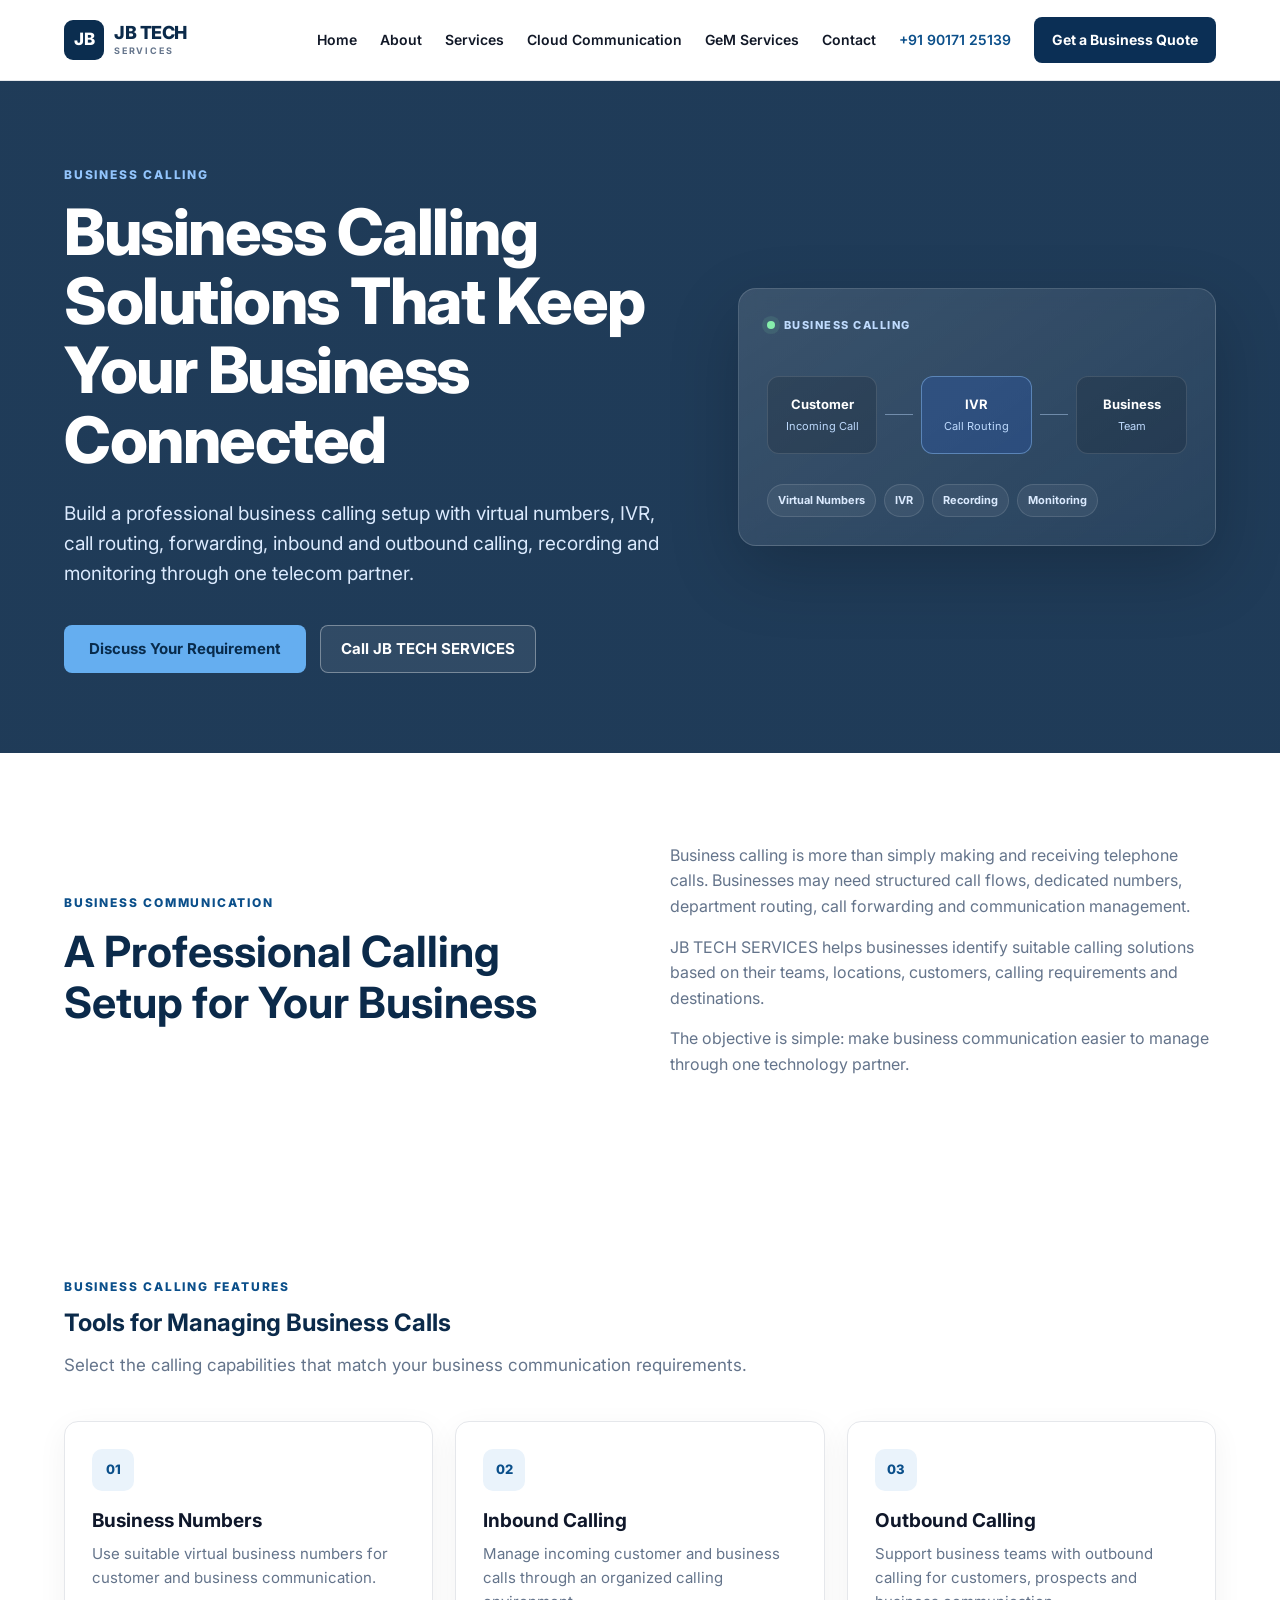
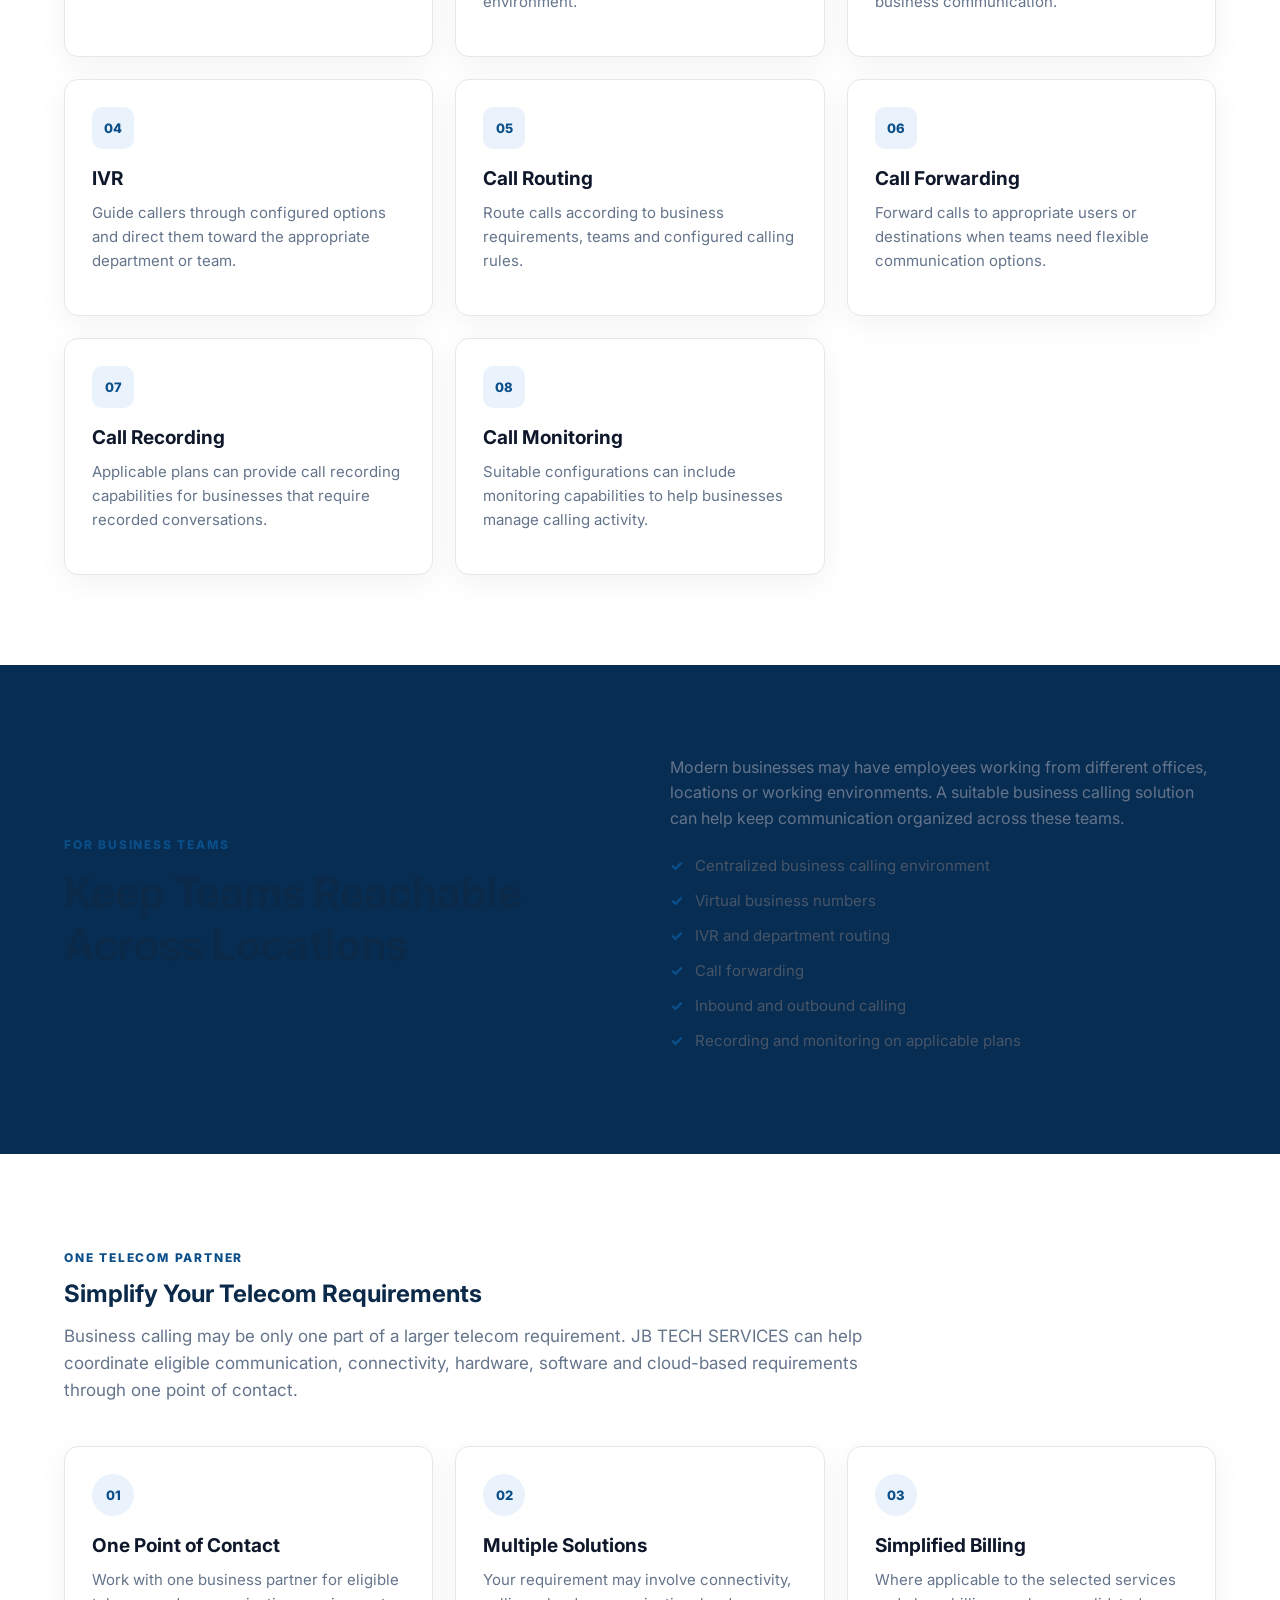
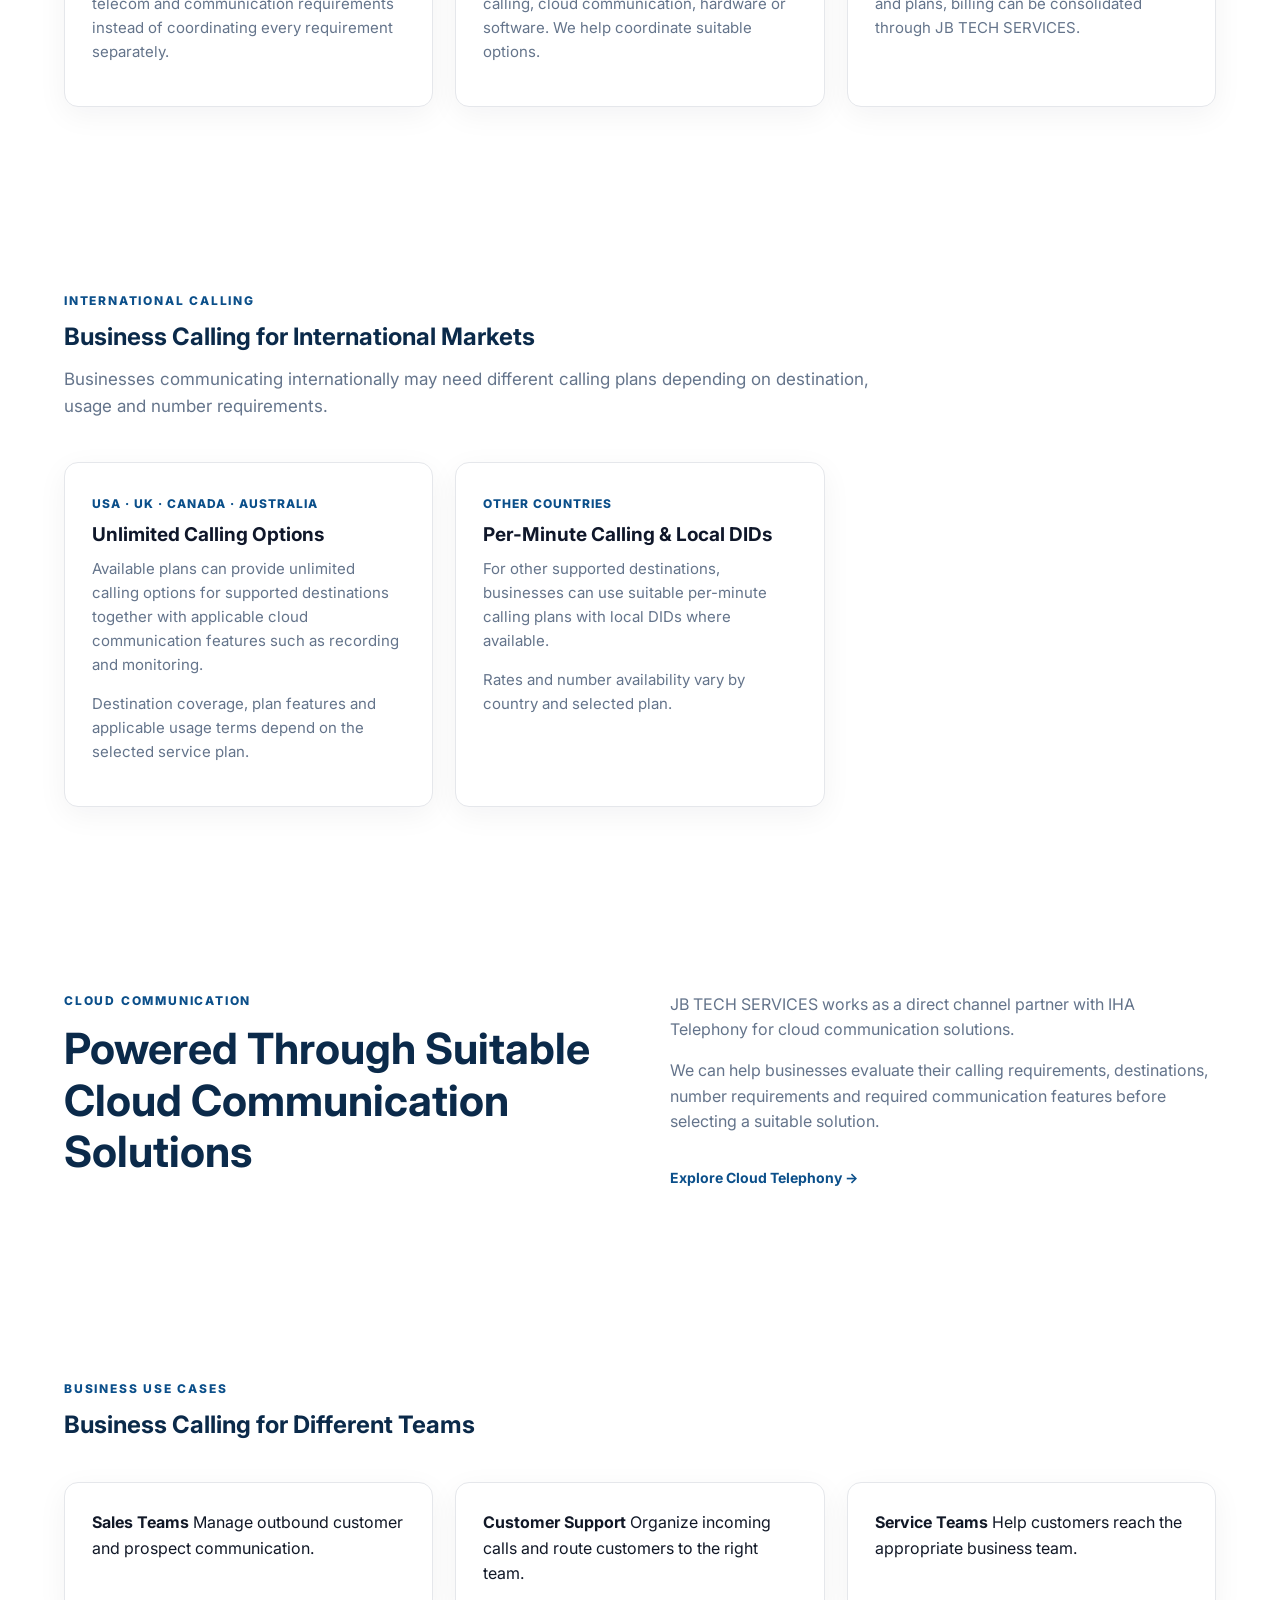
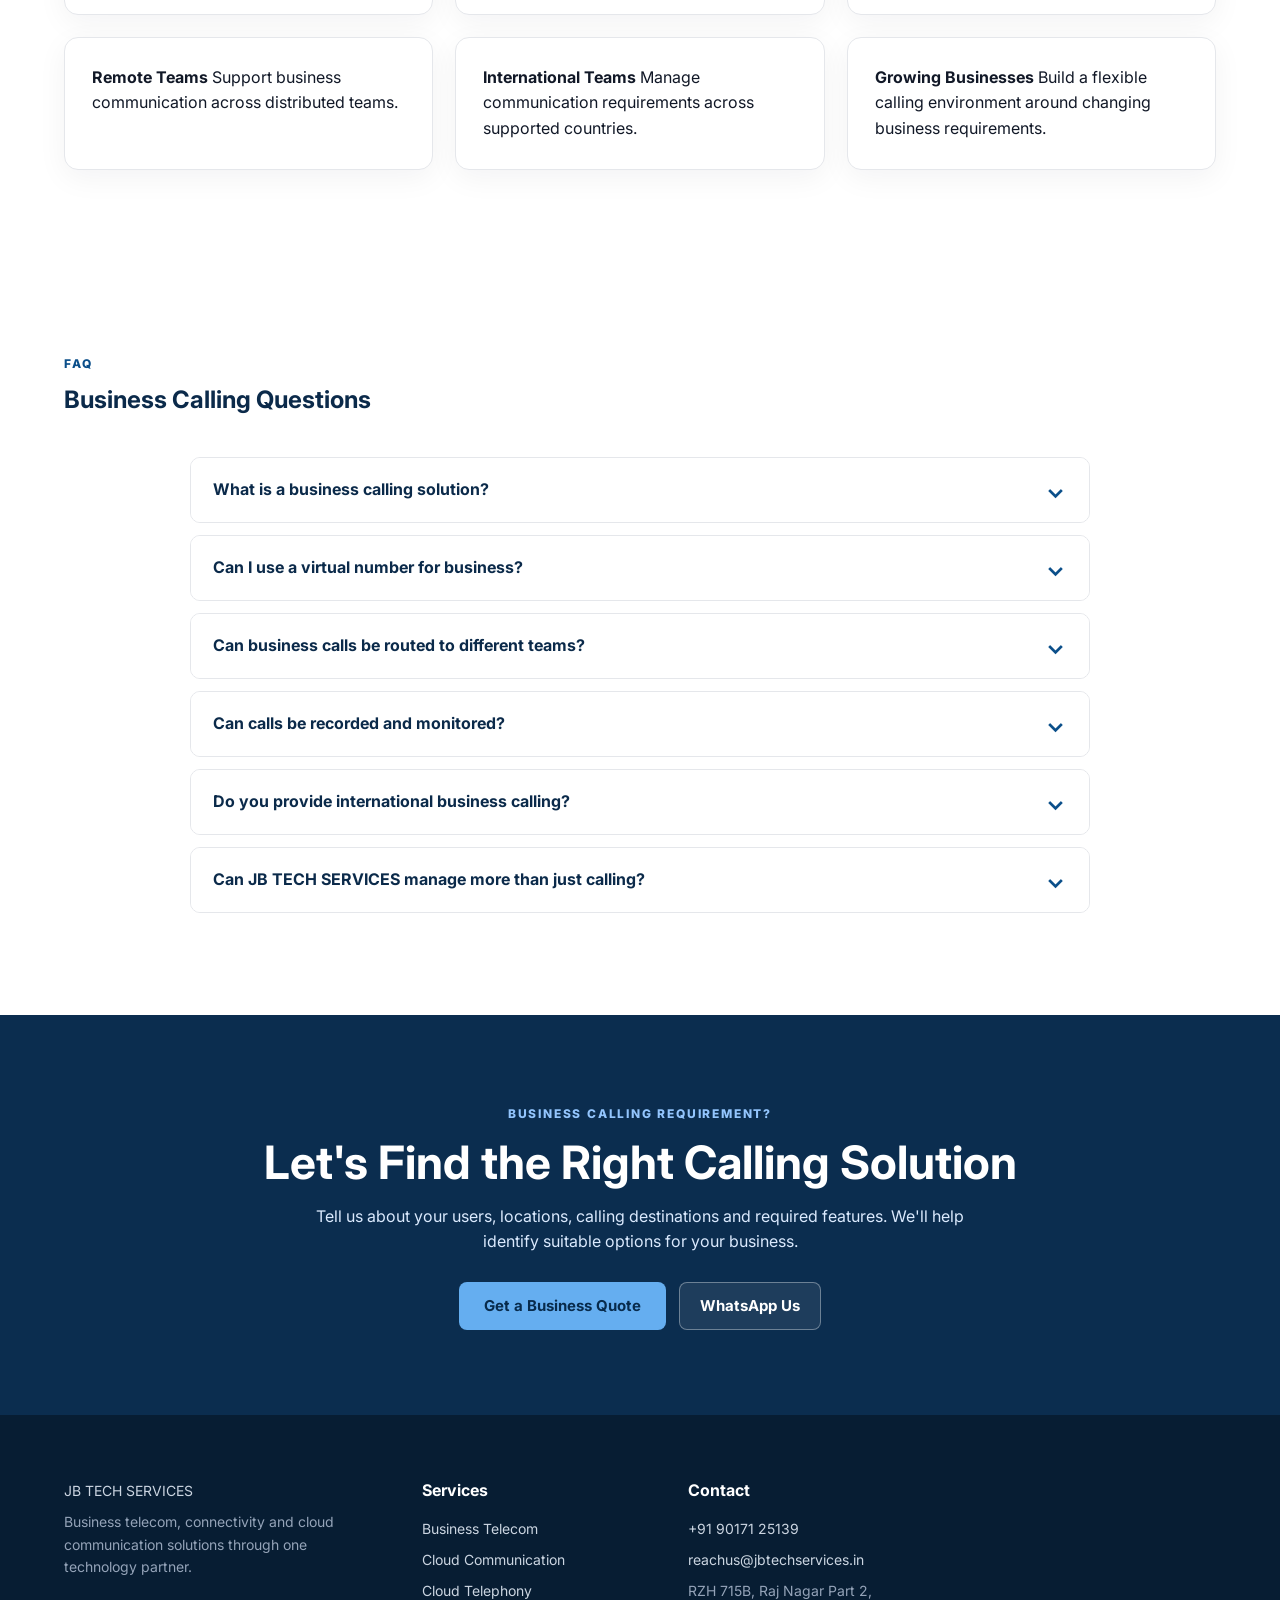
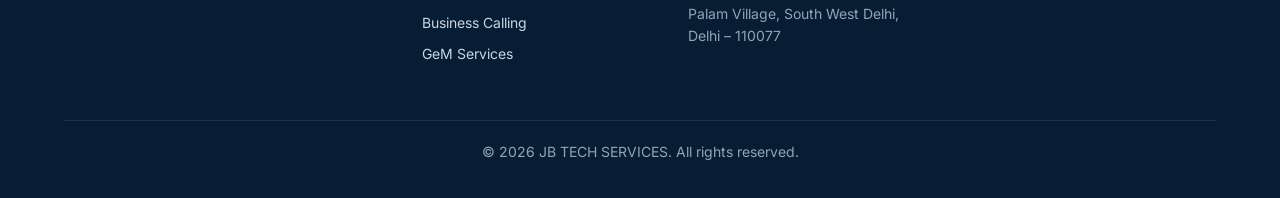
<file: business-calling.html>
<!DOCTYPE html>
<html lang="en">

<head>

    <meta charset="UTF-8">

    <meta name="viewport"
          content="width=device-width, initial-scale=1.0">

    <link rel="icon"
          type="image/svg+xml"
          href="favicon.svg">

    <title>
        Business Calling Solutions | Business Phone Services | JB TECH SERVICES
    </title>

    <meta name="description"
          content="Business calling solutions from JB TECH SERVICES for inbound and outbound communication, virtual numbers, IVR, call routing, forwarding, recording, monitoring and international calling.">

    <meta name="robots"
          content="index, follow">

    <meta name="author"
          content="JB TECH SERVICES">

    <link rel="canonical"
          href="https://jbtechservices.in/business-calling.html">


    <!-- OPEN GRAPH -->

    <meta property="og:title"
          content="Business Calling Solutions | JB TECH SERVICES">

    <meta property="og:description"
          content="Business calling solutions with virtual numbers, IVR, call routing, forwarding, recording, monitoring and international calling options.">

    <meta property="og:type"
          content="website">

    <meta property="og:url"
          content="https://jbtechservices.in/business-calling.html">

    <meta property="og:site_name"
          content="JB TECH SERVICES">

    <meta name="theme-color"
          content="#0b2d4f">


    <!-- STRUCTURED DATA -->

    <script type="application/ld+json">
    {
        "@context": "https://schema.org",
        "@type": "Service",
        "name": "Business Calling Solutions",
        "serviceType": "Business Calling",
        "description": "Business calling solutions including virtual business numbers, IVR, call routing, call forwarding, inbound and outbound calling, call recording, call monitoring and international communication options.",
        "provider": {
            "@type": "Organization",
            "name": "JB TECH SERVICES",
            "url": "https://jbtechservices.in/",
            "telephone": "+91 90171 25139",
            "email": "reachus@jbtechservices.in"
        },
        "areaServed": {
            "@type": "Country",
            "name": "India"
        },
        "url": "https://jbtechservices.in/business-calling.html"
    }
    </script>


    <link rel="stylesheet"
          href="style.css">

</head>


<body>


    <!-- ================= HEADER ================= -->

    <header class="site-header">

        <div class="container header-inner">

            <a href="index.html"
               class="brand"
               aria-label="JB TECH SERVICES Home">

                <span class="brand-mark">
                    JB
                </span>

                <span class="brand-text">
                    <strong>JB TECH</strong>
                    <small>SERVICES</small>
                </span>

            </a>


            <button class="menu-toggle"
                    type="button"
                    aria-label="Open navigation"
                    aria-expanded="false">

                <span></span>
                <span></span>
                <span></span>

            </button>


            <nav class="main-nav"
                 aria-label="Main navigation">

                <a href="index.html">
                    Home
                </a>

                <a href="about.html">
                    About
                </a>

                <a href="services.html">
                    Services
                </a>

                <a href="cloud-communication.html">
                    Cloud Communication
                </a>

                <a href="gem-services.html">
                    GeM Services
                </a>

                <a href="contact.html">
                    Contact
                </a>

                <a href="tel:+919017125139"
                   class="nav-phone">
                    +91 90171 25139
                </a>

                <a href="contact.html"
                   class="nav-cta">
                    Get a Business Quote
                </a>

            </nav>

        </div>

    </header>



    <main>


        <!-- ================= HERO ================= -->

        <section class="hero">

            <div class="container hero-grid">


                <div class="hero-content">

                    <span class="eyebrow">
                        BUSINESS CALLING
                    </span>


                    <h1>
                        Business Calling
                        <span>
                            Solutions That Keep Your Business Connected
                        </span>
                    </h1>


                    <p class="hero-text">
                        Build a professional business calling setup with
                        virtual numbers, IVR, call routing, forwarding,
                        inbound and outbound calling, recording and
                        monitoring through one telecom partner.
                    </p>


                    <div class="hero-actions">

                        <a href="contact.html"
                           class="btn btn-primary">
                            Discuss Your Requirement
                        </a>


                        <a href="tel:+919017125139"
                           class="btn btn-secondary">
                            Call JB TECH SERVICES
                        </a>

                    </div>

                </div>



                <div class="hero-visual">

                    <div class="tech-panel">


                        <div class="tech-panel-top">

                            <span class="status-dot"></span>

                            <span>
                                BUSINESS CALLING
                            </span>

                        </div>


                        <div class="call-flow">


                            <div class="flow-node">

                                <strong>Customer</strong>

                                <span>
                                    Incoming Call
                                </span>

                            </div>


                            <div class="flow-line"></div>


                            <div class="flow-node active">

                                <strong>IVR</strong>

                                <span>
                                    Call Routing
                                </span>

                            </div>


                            <div class="flow-line"></div>


                            <div class="flow-node">

                                <strong>Business</strong>

                                <span>
                                    Team
                                </span>

                            </div>


                        </div>


                        <div class="tech-features">

                            <span>
                                Virtual Numbers
                            </span>

                            <span>
                                IVR
                            </span>

                            <span>
                                Recording
                            </span>

                            <span>
                                Monitoring
                            </span>

                        </div>

                    </div>

                </div>

            </div>

        </section>



        <!-- ================= INTRO ================= -->

        <section class="section">

            <div class="container two-column">


                <div>

                    <span class="eyebrow">
                        BUSINESS COMMUNICATION
                    </span>


                    <h2>
                        A Professional Calling Setup for Your Business
                    </h2>

                </div>


                <div>

                    <p>
                        Business calling is more than simply making and
                        receiving telephone calls. Businesses may need
                        structured call flows, dedicated numbers,
                        department routing, call forwarding and
                        communication management.
                    </p>


                    <p>
                        JB TECH SERVICES helps businesses identify suitable
                        calling solutions based on their teams, locations,
                        customers, calling requirements and destinations.
                    </p>


                    <p>
                        The objective is simple: make business communication
                        easier to manage through one technology partner.
                    </p>

                </div>

            </div>

        </section>



        <!-- ================= FEATURES ================= -->

        <section class="section section-light">

            <div class="container">


                <div class="section-heading">

                    <span class="eyebrow">
                        BUSINESS CALLING FEATURES
                    </span>


                    <h2>
                        Tools for Managing Business Calls
                    </h2>


                    <p>
                        Select the calling capabilities that match your
                        business communication requirements.
                    </p>

                </div>



                <div class="service-grid">


                    <article class="service-card">

                        <span class="card-number">
                            01
                        </span>

                        <h3>
                            Business Numbers
                        </h3>

                        <p>
                            Use suitable virtual business numbers for
                            customer and business communication.
                        </p>

                    </article>



                    <article class="service-card">

                        <span class="card-number">
                            02
                        </span>

                        <h3>
                            Inbound Calling
                        </h3>

                        <p>
                            Manage incoming customer and business calls
                            through an organized calling environment.
                        </p>

                    </article>



                    <article class="service-card">

                        <span class="card-number">
                            03
                        </span>

                        <h3>
                            Outbound Calling
                        </h3>

                        <p>
                            Support business teams with outbound calling
                            for customers, prospects and business
                            communication.
                        </p>

                    </article>



                    <article class="service-card">

                        <span class="card-number">
                            04
                        </span>

                        <h3>
                            IVR
                        </h3>

                        <p>
                            Guide callers through configured options and
                            direct them toward the appropriate department
                            or team.
                        </p>

                    </article>



                    <article class="service-card">

                        <span class="card-number">
                            05
                        </span>

                        <h3>
                            Call Routing
                        </h3>

                        <p>
                            Route calls according to business requirements,
                            teams and configured calling rules.
                        </p>

                    </article>



                    <article class="service-card">

                        <span class="card-number">
                            06
                        </span>

                        <h3>
                            Call Forwarding
                        </h3>

                        <p>
                            Forward calls to appropriate users or
                            destinations when teams need flexible
                            communication options.
                        </p>

                    </article>



                    <article class="service-card">

                        <span class="card-number">
                            07
                        </span>

                        <h3>
                            Call Recording
                        </h3>

                        <p>
                            Applicable plans can provide call recording
                            capabilities for businesses that require
                            recorded conversations.
                        </p>

                    </article>



                    <article class="service-card">

                        <span class="card-number">
                            08
                        </span>

                        <h3>
                            Call Monitoring
                        </h3>

                        <p>
                            Suitable configurations can include monitoring
                            capabilities to help businesses manage calling
                            activity.
                        </p>

                    </article>

                </div>

            </div>

        </section>



        <!-- ================= TEAM COMMUNICATION ================= -->

        <section class="section section-dark">

            <div class="container two-column">


                <div>

                    <span class="eyebrow">
                        FOR BUSINESS TEAMS
                    </span>


                    <h2>
                        Keep Teams Reachable Across Locations
                    </h2>

                </div>


                <div class="dark-content">

                    <p>
                        Modern businesses may have employees working from
                        different offices, locations or working
                        environments. A suitable business calling
                        solution can help keep communication organized
                        across these teams.
                    </p>


                    <ul class="check-list">

                        <li>
                            Centralized business calling environment
                        </li>

                        <li>
                            Virtual business numbers
                        </li>

                        <li>
                            IVR and department routing
                        </li>

                        <li>
                            Call forwarding
                        </li>

                        <li>
                            Inbound and outbound calling
                        </li>

                        <li>
                            Recording and monitoring on applicable plans
                        </li>

                    </ul>

                </div>

            </div>

        </section>



        <!-- ================= ONE PARTNER ================= -->

        <section class="section">

            <div class="container">


                <div class="section-heading">

                    <span class="eyebrow">
                        ONE TELECOM PARTNER
                    </span>


                    <h2>
                        Simplify Your Telecom Requirements
                    </h2>


                    <p>
                        Business calling may be only one part of a larger
                        telecom requirement. JB TECH SERVICES can help
                        coordinate eligible communication, connectivity,
                        hardware, software and cloud-based requirements
                        through one point of contact.
                    </p>

                </div>



                <div class="feature-grid">


                    <article class="feature-card">

                        <div class="feature-icon">
                            01
                        </div>


                        <h3>
                            One Point of Contact
                        </h3>


                        <p>
                            Work with one business partner for eligible
                            telecom and communication requirements instead
                            of coordinating every requirement separately.
                        </p>

                    </article>



                    <article class="feature-card">

                        <div class="feature-icon">
                            02
                        </div>


                        <h3>
                            Multiple Solutions
                        </h3>


                        <p>
                            Your requirement may involve connectivity,
                            calling, cloud communication, hardware or
                            software. We help coordinate suitable options.
                        </p>

                    </article>



                    <article class="feature-card">

                        <div class="feature-icon">
                            03
                        </div>


                        <h3>
                            Simplified Billing
                        </h3>


                        <p>
                            Where applicable to the selected services and
                            plans, billing can be consolidated through
                            JB TECH SERVICES.
                        </p>

                    </article>

                </div>

            </div>

        </section>



        <!-- ================= INTERNATIONAL CALLING ================= -->

        <section class="section section-light">

            <div class="container">


                <div class="section-heading">

                    <span class="eyebrow">
                        INTERNATIONAL CALLING
                    </span>


                    <h2>
                        Business Calling for International Markets
                    </h2>


                    <p>
                        Businesses communicating internationally may need
                        different calling plans depending on destination,
                        usage and number requirements.
                    </p>

                </div>



                <div class="international-grid">


                    <article class="international-card">

                        <span class="country-label">
                            USA · UK · CANADA · AUSTRALIA
                        </span>


                        <h3>
                            Unlimited Calling Options
                        </h3>


                        <p>
                            Available plans can provide unlimited calling
                            options for supported destinations together
                            with applicable cloud communication features
                            such as recording and monitoring.
                        </p>


                        <p class="small-note">
                            Destination coverage, plan features and
                            applicable usage terms depend on the selected
                            service plan.
                        </p>

                    </article>



                    <article class="international-card">

                        <span class="country-label">
                            OTHER COUNTRIES
                        </span>


                        <h3>
                            Per-Minute Calling &amp; Local DIDs
                        </h3>


                        <p>
                            For other supported destinations, businesses
                            can use suitable per-minute calling plans with
                            local DIDs where available.
                        </p>


                        <p class="small-note">
                            Rates and number availability vary by country
                            and selected plan.
                        </p>

                    </article>

                </div>

            </div>

        </section>



        <!-- ================= IHA ================= -->

        <section class="section">

            <div class="container two-column">


                <div>

                    <span class="eyebrow">
                        CLOUD COMMUNICATION
                    </span>


                    <h2>
                        Powered Through Suitable Cloud Communication Solutions
                    </h2>

                </div>


                <div>

                    <p>
                        JB TECH SERVICES works as a direct channel partner
                        with IHA Telephony for cloud communication
                        solutions.
                    </p>


                    <p>
                        We can help businesses evaluate their calling
                        requirements, destinations, number requirements
                        and required communication features before
                        selecting a suitable solution.
                    </p>


                    <a href="cloud-telephony.html"
                       class="text-link">
                        Explore Cloud Telephony →
                    </a>

                </div>

            </div>

        </section>



        <!-- ================= USE CASES ================= -->

        <section class="section section-light">

            <div class="container">


                <div class="section-heading">

                    <span class="eyebrow">
                        BUSINESS USE CASES
                    </span>


                    <h2>
                        Business Calling for Different Teams
                    </h2>

                </div>



                <div class="use-case-grid">


                    <div class="use-case">

                        <strong>
                            Sales Teams
                        </strong>

                        <span>
                            Manage outbound customer and prospect
                            communication.
                        </span>

                    </div>



                    <div class="use-case">

                        <strong>
                            Customer Support
                        </strong>

                        <span>
                            Organize incoming calls and route customers
                            to the right team.
                        </span>

                    </div>



                    <div class="use-case">

                        <strong>
                            Service Teams
                        </strong>

                        <span>
                            Help customers reach the appropriate business
                            team.
                        </span>

                    </div>



                    <div class="use-case">

                        <strong>
                            Remote Teams
                        </strong>

                        <span>
                            Support business communication across
                            distributed teams.
                        </span>

                    </div>



                    <div class="use-case">

                        <strong>
                            International Teams
                        </strong>

                        <span>
                            Manage communication requirements across
                            supported countries.
                        </span>

                    </div>



                    <div class="use-case">

                        <strong>
                            Growing Businesses
                        </strong>

                        <span>
                            Build a flexible calling environment around
                            changing business requirements.
                        </span>

                    </div>

                </div>

            </div>

        </section>



        <!-- ================= FAQ ================= -->

        <section class="section">

            <div class="container">


                <div class="section-heading">

                    <span class="eyebrow">
                        FAQ
                    </span>


                    <h2>
                        Business Calling Questions
                    </h2>

                </div>



                <div class="faq-list">


                    <div class="faq-item">

                        <button class="faq-question"
                                type="button"
                                aria-expanded="false">

                            <strong>
                                What is a business calling solution?
                            </strong>

                        </button>


                        <div class="faq-answer">

                            <p>
                                A business calling solution provides
                                structured communication capabilities for
                                organizations, which can include business
                                numbers, inbound and outbound calling,
                                IVR, call routing, forwarding and other
                                calling management features.
                            </p>

                        </div>

                    </div>



                    <div class="faq-item">

                        <button class="faq-question"
                                type="button"
                                aria-expanded="false">

                            <strong>
                                Can I use a virtual number for business?
                            </strong>

                        </button>


                        <div class="faq-answer">

                            <p>
                                Yes. Suitable cloud communication solutions
                                can provide virtual business numbers.
                                Number types and availability depend on
                                the selected destination and plan.
                            </p>

                        </div>

                    </div>



                    <div class="faq-item">

                        <button class="faq-question"
                                type="button"
                                aria-expanded="false">

                            <strong>
                                Can business calls be routed to different teams?
                            </strong>

                        </button>


                        <div class="faq-answer">

                            <p>
                                Yes. IVR and call-routing configurations
                                can help direct incoming calls to
                                appropriate departments, teams or users.
                            </p>

                        </div>

                    </div>



                    <div class="faq-item">

                        <button class="faq-question"
                                type="button"
                                aria-expanded="false">

                            <strong>
                                Can calls be recorded and monitored?
                            </strong>

                        </button>


                        <div class="faq-answer">

                            <p>
                                Recording and monitoring can be available
                                with applicable plans and configurations.
                                Exact features depend on the selected
                                solution.
                            </p>

                        </div>

                    </div>



                    <div class="faq-item">

                        <button class="faq-question"
                                type="button"
                                aria-expanded="false">

                            <strong>
                                Do you provide international business calling?
                            </strong>

                        </button>


                        <div class="faq-answer">

                            <p>
                                Yes. JB TECH SERVICES can provide
                                international business calling options for
                                supported destinations. Unlimited plans
                                are available for supported USA, UK,
                                Canada and Australia requirements, while
                                other destinations can be available
                                through per-minute plans with local DIDs.
                            </p>

                        </div>

                    </div>



                    <div class="faq-item">

                        <button class="faq-question"
                                type="button"
                                aria-expanded="false">

                            <strong>
                                Can JB TECH SERVICES manage more than just calling?
                            </strong>

                        </button>


                        <div class="faq-answer">

                            <p>
                                Yes. JB TECH SERVICES is positioned as one
                                telecom and technology partner for eligible
                                requirements involving communication,
                                connectivity, hardware, software and
                                cloud-based solutions. Consolidated billing
                                is available where applicable.
                            </p>

                        </div>

                    </div>

                </div>

            </div>

        </section>



        <!-- ================= CTA ================= -->

        <section class="cta-section">

            <div class="container cta-inner">


                <div>

                    <span class="eyebrow">
                        BUSINESS CALLING REQUIREMENT?
                    </span>


                    <h2>
                        Let's Find the Right Calling Solution
                    </h2>


                    <p>
                        Tell us about your users, locations, calling
                        destinations and required features. We'll help
                        identify suitable options for your business.
                    </p>

                </div>



                <div class="cta-actions">

                    <a href="contact.html"
                       class="btn btn-primary">
                        Get a Business Quote
                    </a>


                    <a href="https://wa.me/919017125139"
                       class="btn btn-secondary"
                       target="_blank"
                       rel="noopener">
                        WhatsApp Us
                    </a>

                </div>

            </div>

        </section>

    </main>



    <!-- ================= FOOTER ================= -->

    <footer class="site-footer">

        <div class="container footer-grid">


            <div>

                <a href="index.html"
                   class="footer-brand">
                    JB TECH SERVICES
                </a>


                <p>
                    Business telecom, connectivity and cloud
                    communication solutions through one technology
                    partner.
                </p>

            </div>



            <div>

                <h3>
                    Services
                </h3>


                <a href="services.html">
                    Business Telecom
                </a>


                <a href="cloud-communication.html">
                    Cloud Communication
                </a>


                <a href="cloud-telephony.html">
                    Cloud Telephony
                </a>


                <a href="business-calling.html">
                    Business Calling
                </a>


                <a href="gem-services.html">
                    GeM Services
                </a>

            </div>



            <div>

                <h3>
                    Contact
                </h3>


                <a href="tel:+919017125139">
                    +91 90171 25139
                </a>


                <a href="mailto:reachus@jbtechservices.in">
                    reachus@jbtechservices.in
                </a>


                <p>
                    RZH 715B, Raj Nagar Part 2,<br>
                    Palam Village, South West Delhi,<br>
                    Delhi – 110077
                </p>

            </div>

        </div>



        <div class="container footer-bottom">

            <p>
                © 2026 JB TECH SERVICES. All rights reserved.
            </p>

        </div>

    </footer>



    <script src="script.js"></script>

</body>

</html>
</file>
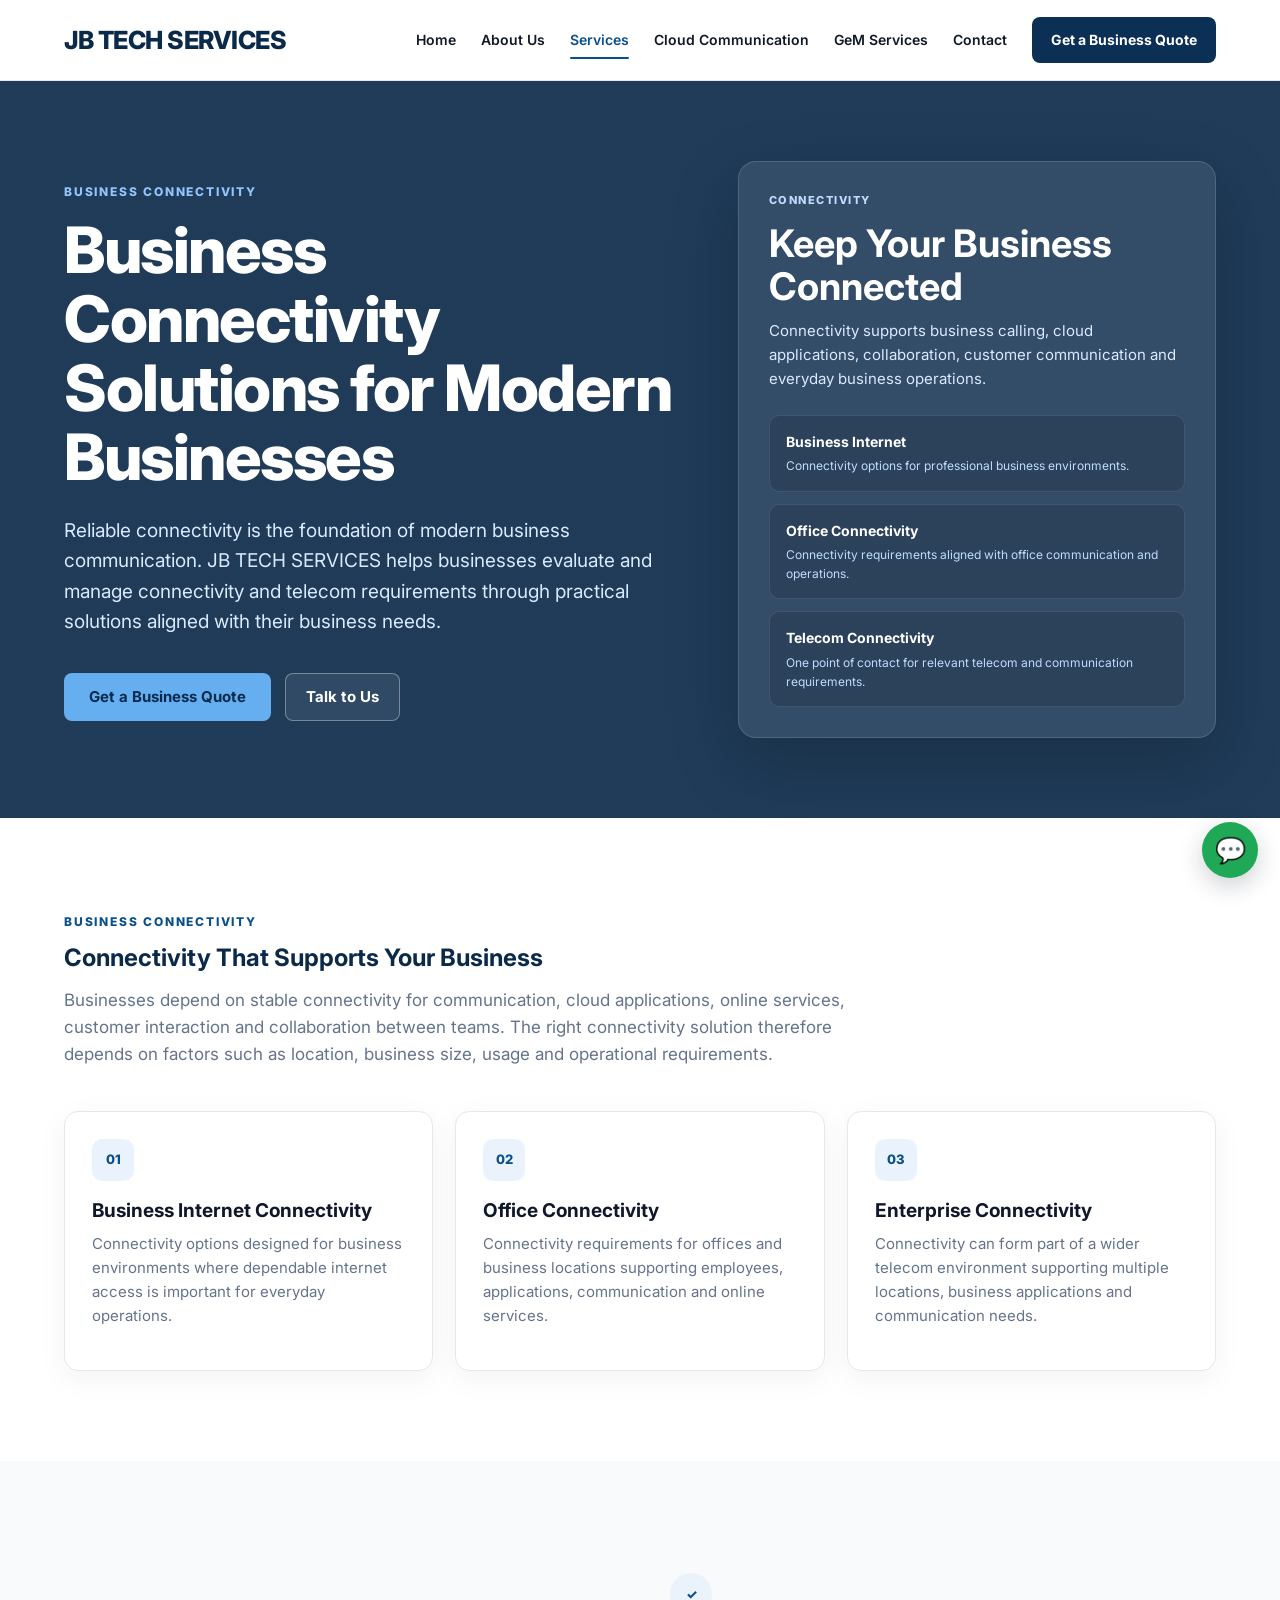
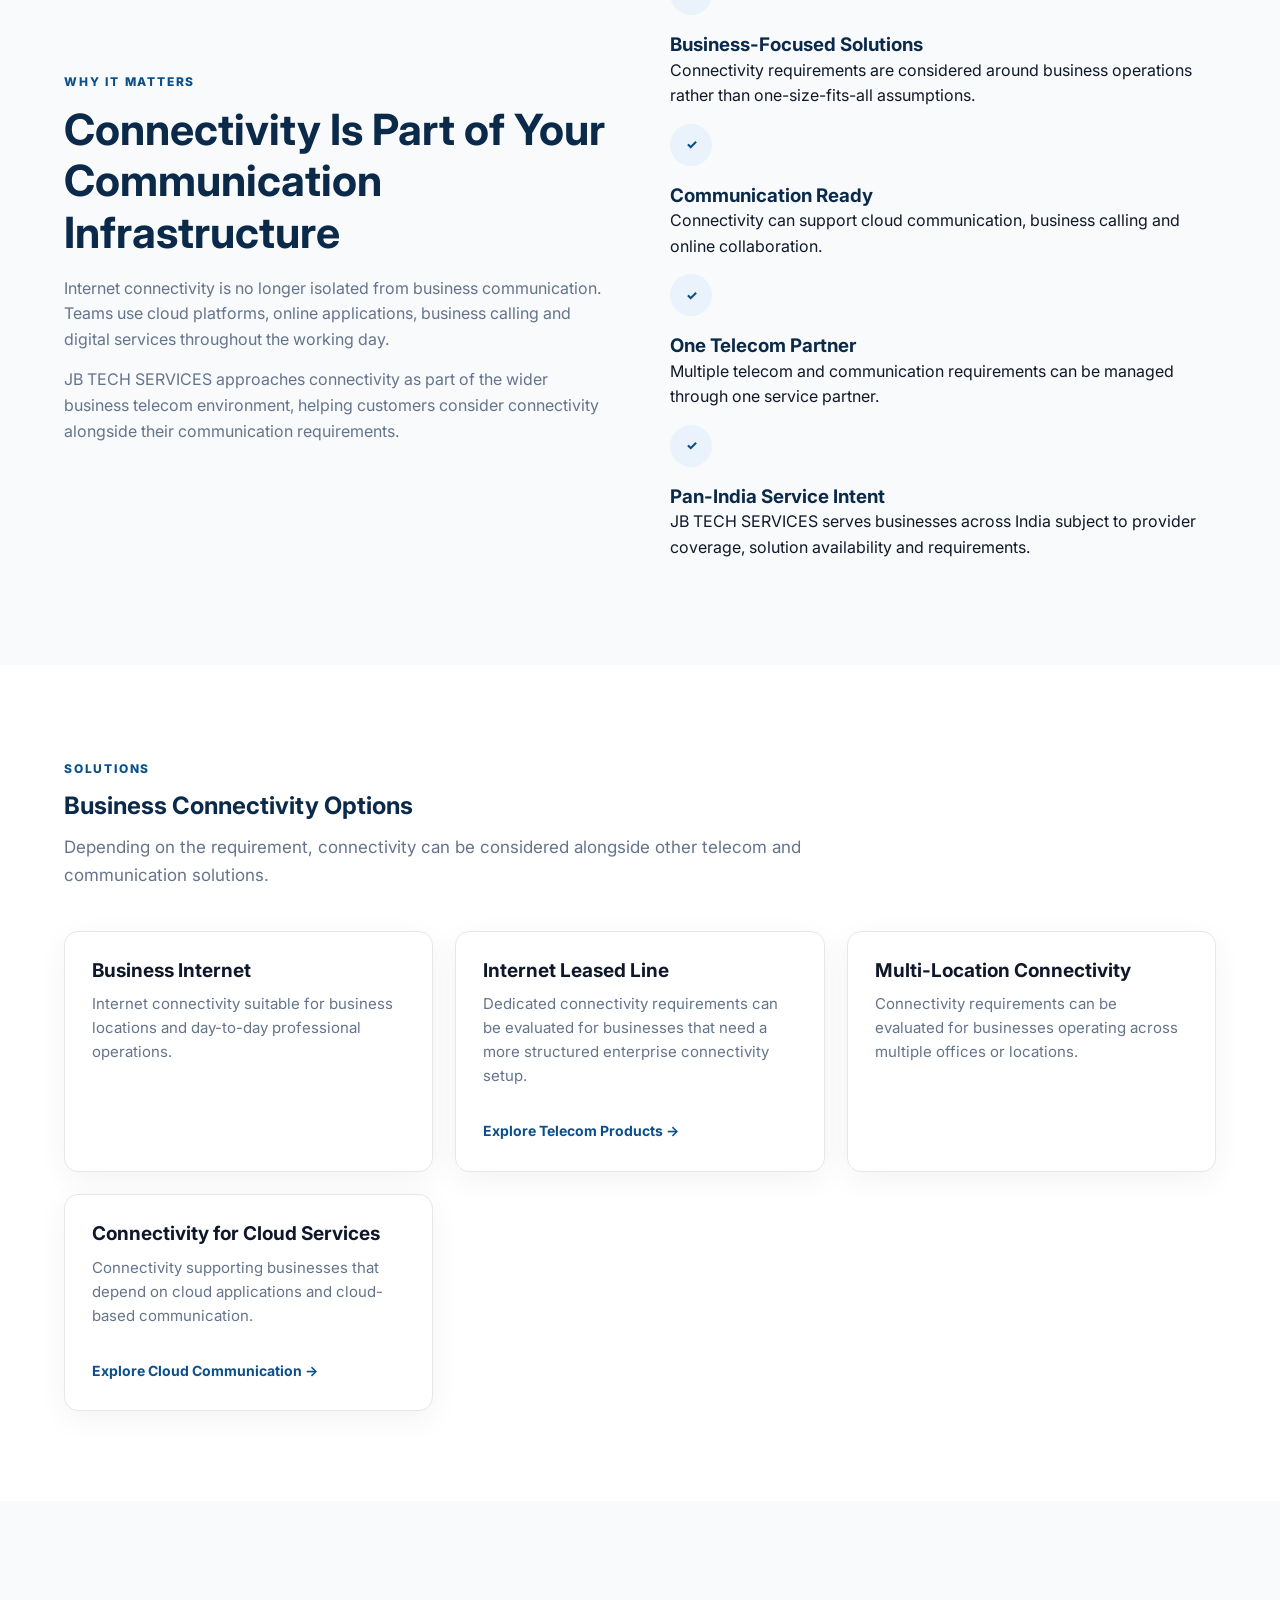
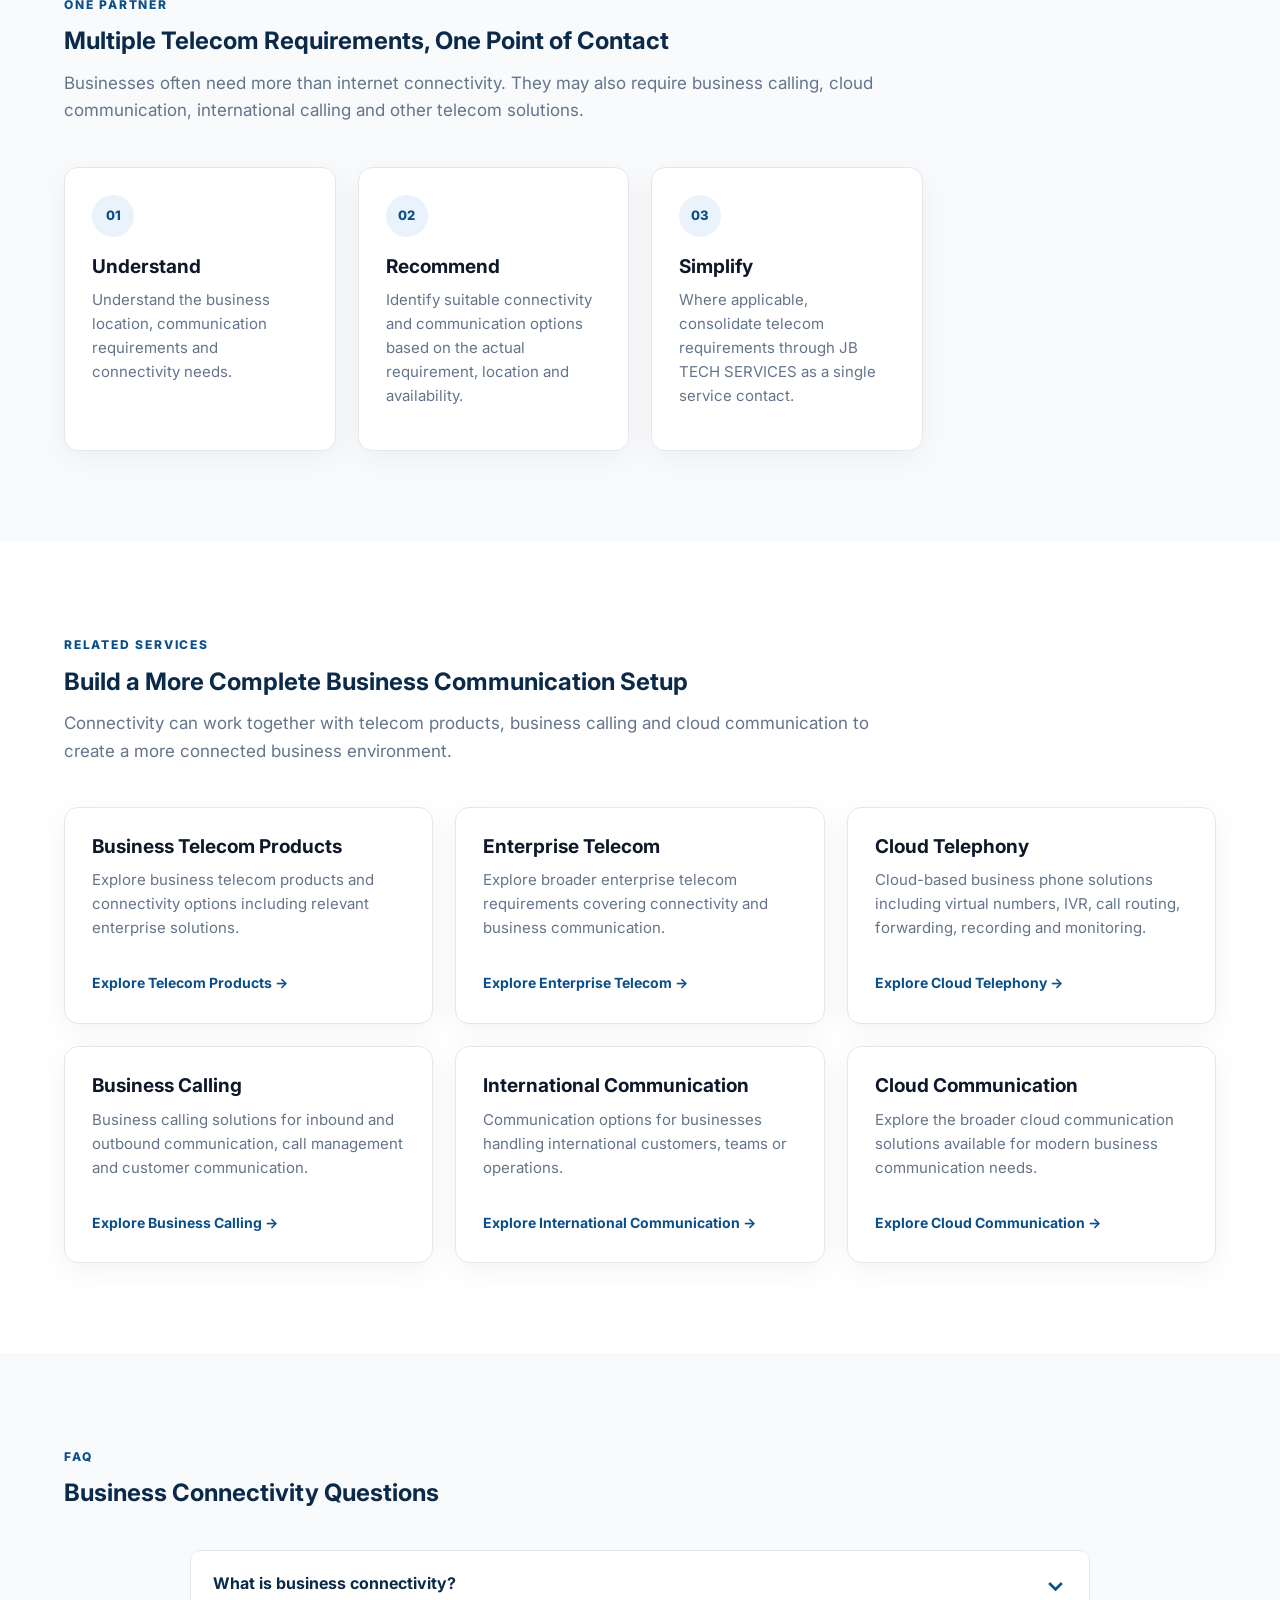
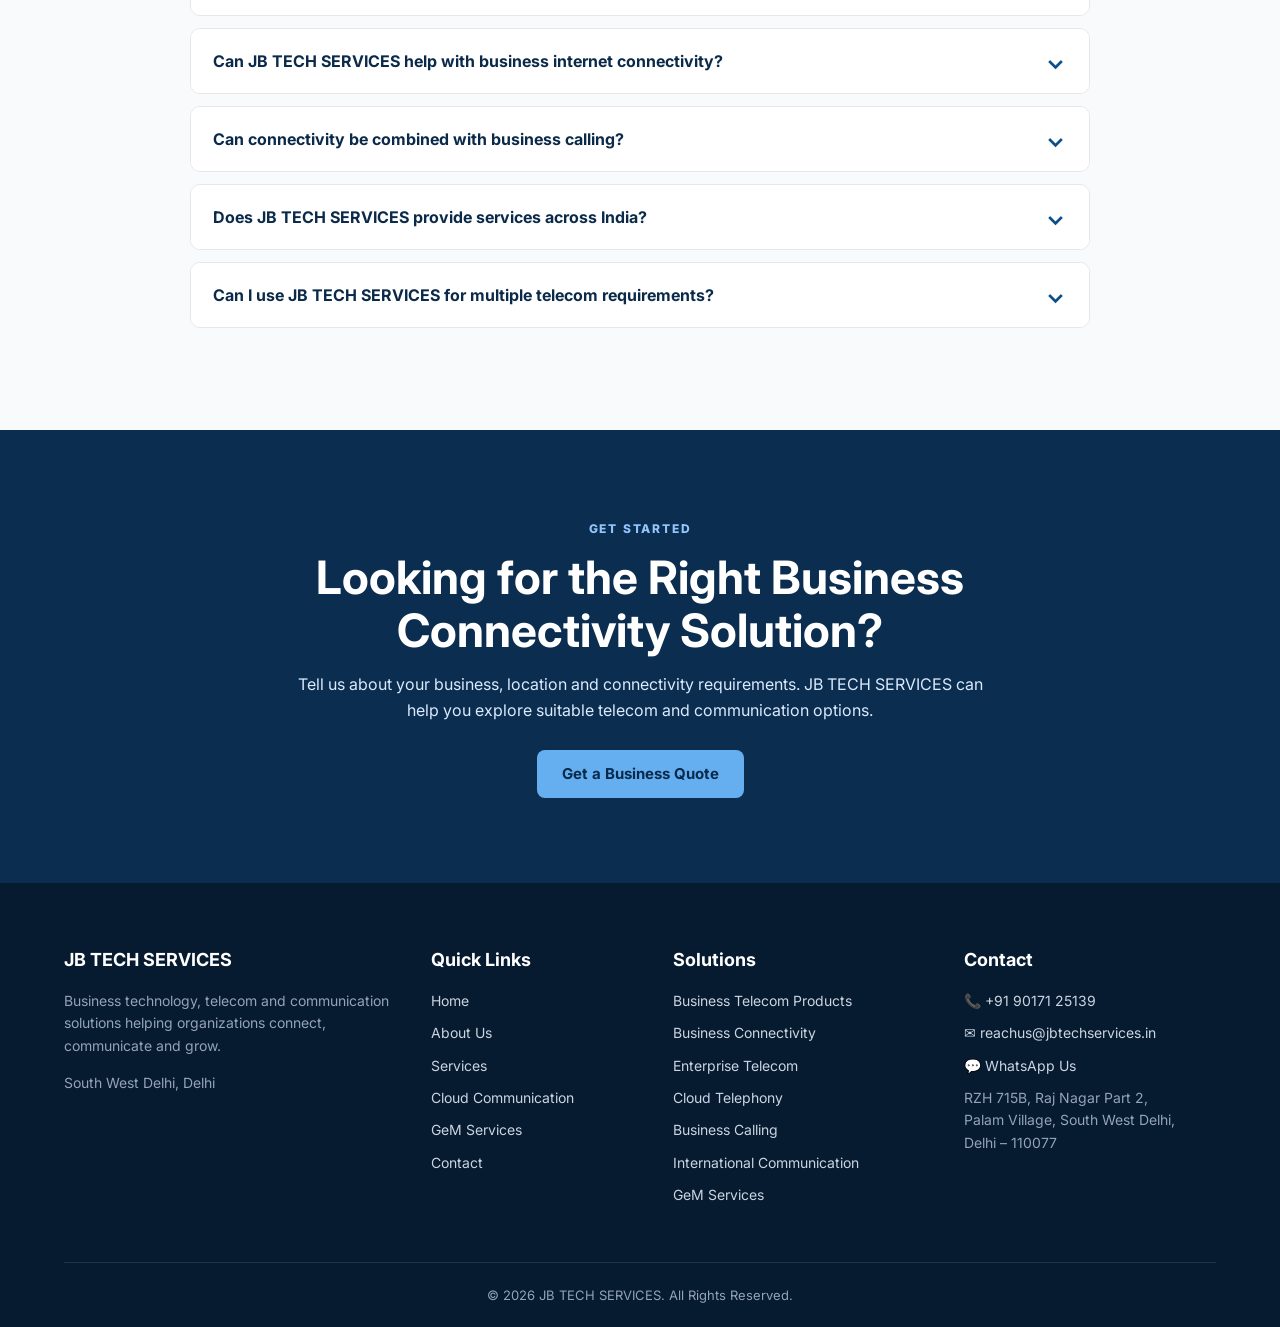
<file: business-connectivity.html>
<!DOCTYPE html>
<html lang="en">

<head>

    <meta charset="UTF-8">

    <meta
        name="viewport"
        content="width=device-width, initial-scale=1.0"
    >

    <title>
        Business Connectivity Solutions | Business Internet & Telecom Connectivity | JB TECH SERVICES
    </title>

    <meta
        name="description"
        content="Business connectivity solutions from JB TECH SERVICES for business internet, office connectivity, enterprise telecom, cloud communication and related connectivity requirements across India."
    >

    <meta
        name="robots"
        content="index, follow"
    >

    <meta
        name="author"
        content="JB TECH SERVICES"
    >

    <meta
        name="theme-color"
        content="#0b2d4f"
    >

    <link
        rel="canonical"
        href="https://jbtechservices.in/business-connectivity.html"
    >

    <link
        rel="icon"
        type="image/svg+xml"
        href="favicon.svg"
    >


    <!-- =====================================================
         OPEN GRAPH
    ====================================================== -->

    <meta
        property="og:title"
        content="Business Connectivity Solutions | JB TECH SERVICES"
    >

    <meta
        property="og:description"
        content="Business internet, office connectivity and telecom connectivity solutions from JB TECH SERVICES for businesses across India."
    >

    <meta
        property="og:type"
        content="website"
    >

    <meta
        property="og:url"
        content="https://jbtechservices.in/business-connectivity.html"
    >

    <meta
        property="og:site_name"
        content="JB TECH SERVICES"
    >

    <meta
        property="og:locale"
        content="en_IN"
    >


    <!-- =====================================================
         TWITTER
    ====================================================== -->

    <meta
        name="twitter:card"
        content="summary"
    >

    <meta
        name="twitter:title"
        content="Business Connectivity Solutions | JB TECH SERVICES"
    >

    <meta
        name="twitter:description"
        content="Business connectivity, internet and telecom solutions from JB TECH SERVICES."
    >


    <!-- =====================================================
         STRUCTURED DATA
    ====================================================== -->

    <script type="application/ld+json">
    {
        "@context": "https://schema.org",
        "@type": "Service",
        "@id": "https://jbtechservices.in/business-connectivity.html#service",
        "name": "Business Connectivity Solutions",
        "url": "https://jbtechservices.in/business-connectivity.html",
        "description": "Business connectivity solutions including business internet, office connectivity, enterprise telecom connectivity and related communication requirements.",
        "provider": {
            "@type": "Organization",
            "name": "JB TECH SERVICES",
            "url": "https://jbtechservices.in/"
        },
        "areaServed": {
            "@type": "Country",
            "name": "India"
        }
    }
    </script>


    <link
        rel="stylesheet"
        href="style.css"
    >

</head>


<body>


<!-- =====================================================
     NAVIGATION
====================================================== -->

<header class="navbar">

    <div class="container nav-container">


        <a
            href="index.html"
            class="logo"
            aria-label="JB TECH SERVICES Home"
        >
            JB TECH SERVICES
        </a>


        <button
            class="menu-toggle"
            type="button"
            aria-label="Open navigation menu"
            aria-expanded="false"
        >
            ☰
        </button>


        <nav
            class="nav-links"
            aria-label="Main navigation"
        >

            <a href="index.html">
                Home
            </a>

            <a href="about.html">
                About Us
            </a>

            <a
                href="services.html"
                aria-current="page"
            >
                Services
            </a>

            <a href="cloud-communication.html">
                Cloud Communication
            </a>

            <a href="gem-services.html">
                GeM Services
            </a>

            <a href="contact.html">
                Contact
            </a>

            <a
                href="contact.html"
                class="quote-btn"
            >
                Get a Business Quote
            </a>

        </nav>

    </div>

</header>


<main>


<!-- =====================================================
     HERO
====================================================== -->

<section class="hero">

    <div class="container hero-grid">


        <div class="hero-content">

            <span class="eyebrow">
                BUSINESS CONNECTIVITY
            </span>


            <h1>
                Business Connectivity
                <span>
                    Solutions for Modern Businesses
                </span>
            </h1>


            <p>
                Reliable connectivity is the foundation of modern
                business communication. JB TECH SERVICES helps
                businesses evaluate and manage connectivity and
                telecom requirements through practical solutions
                aligned with their business needs.
            </p>


            <div class="hero-buttons">

                <a
                    href="contact.html"
                    class="btn btn-primary"
                >
                    Get a Business Quote
                </a>


                <a
                    href="tel:+919017125139"
                    class="btn btn-secondary"
                >
                    Talk to Us
                </a>

            </div>

        </div>


        <div class="hero-panel">

            <div class="hero-panel-label">
                CONNECTIVITY
            </div>


            <h2>
                Keep Your Business Connected
            </h2>


            <p>
                Connectivity supports business calling, cloud
                applications, collaboration, customer communication
                and everyday business operations.
            </p>


            <div class="hero-panel-items">


                <div>

                    <strong>
                        Business Internet
                    </strong>

                    <span>
                        Connectivity options for professional
                        business environments.
                    </span>

                </div>


                <div>

                    <strong>
                        Office Connectivity
                    </strong>

                    <span>
                        Connectivity requirements aligned with
                        office communication and operations.
                    </span>

                </div>


                <div>

                    <strong>
                        Telecom Connectivity
                    </strong>

                    <span>
                        One point of contact for relevant telecom
                        and communication requirements.
                    </span>

                </div>


            </div>

        </div>

    </div>

</section>


<!-- =====================================================
     INTRODUCTION
====================================================== -->

<section class="section">

    <div class="container">


        <div class="section-heading">

            <span class="eyebrow">
                BUSINESS CONNECTIVITY
            </span>


            <h2>
                Connectivity That Supports Your Business
            </h2>


            <p>
                Businesses depend on stable connectivity for
                communication, cloud applications, online services,
                customer interaction and collaboration between teams.
                The right connectivity solution therefore depends on
                factors such as location, business size, usage and
                operational requirements.
            </p>

        </div>


        <div class="cards-grid">


            <article class="service-card">

                <div class="card-number">
                    01
                </div>

                <h3>
                    Business Internet Connectivity
                </h3>

                <p>
                    Connectivity options designed for business
                    environments where dependable internet access
                    is important for everyday operations.
                </p>

            </article>


            <article class="service-card">

                <div class="card-number">
                    02
                </div>

                <h3>
                    Office Connectivity
                </h3>

                <p>
                    Connectivity requirements for offices and
                    business locations supporting employees,
                    applications, communication and online services.
                </p>

            </article>


            <article class="service-card">

                <div class="card-number">
                    03
                </div>

                <h3>
                    Enterprise Connectivity
                </h3>

                <p>
                    Connectivity can form part of a wider telecom
                    environment supporting multiple locations,
                    business applications and communication needs.
                </p>

            </article>

        </div>

    </div>

</section>


<!-- =====================================================
     WHY CONNECTIVITY MATTERS
====================================================== -->

<section class="section section-alt">

    <div class="container">

        <div class="two-column">


            <div>

                <span class="eyebrow">
                    WHY IT MATTERS
                </span>


                <h2>
                    Connectivity Is Part of Your Communication Infrastructure
                </h2>


                <p>
                    Internet connectivity is no longer isolated from
                    business communication. Teams use cloud platforms,
                    online applications, business calling and digital
                    services throughout the working day.
                </p>


                <p>
                    JB TECH SERVICES approaches connectivity as part
                    of the wider business telecom environment, helping
                    customers consider connectivity alongside their
                    communication requirements.
                </p>

            </div>


            <div class="feature-list">


                <div class="feature-item">

                    <span class="feature-icon">
                        ✓
                    </span>


                    <div>

                        <h3>
                            Business-Focused Solutions
                        </h3>

                        <p>
                            Connectivity requirements are considered
                            around business operations rather than
                            one-size-fits-all assumptions.
                        </p>

                    </div>

                </div>


                <div class="feature-item">

                    <span class="feature-icon">
                        ✓
                    </span>


                    <div>

                        <h3>
                            Communication Ready
                        </h3>

                        <p>
                            Connectivity can support cloud
                            communication, business calling and
                            online collaboration.
                        </p>

                    </div>

                </div>


                <div class="feature-item">

                    <span class="feature-icon">
                        ✓
                    </span>


                    <div>

                        <h3>
                            One Telecom Partner
                        </h3>

                        <p>
                            Multiple telecom and communication
                            requirements can be managed through
                            one service partner.
                        </p>

                    </div>

                </div>


                <div class="feature-item">

                    <span class="feature-icon">
                        ✓
                    </span>


                    <div>

                        <h3>
                            Pan-India Service Intent
                        </h3>

                        <p>
                            JB TECH SERVICES serves businesses across
                            India subject to provider coverage,
                            solution availability and requirements.
                        </p>

                    </div>

                </div>


            </div>

        </div>

    </div>

</section>


<!-- =====================================================
     CONNECTIVITY OPTIONS
====================================================== -->

<section class="section">

    <div class="container">


        <div class="section-heading">

            <span class="eyebrow">
                SOLUTIONS
            </span>


            <h2>
                Business Connectivity Options
            </h2>


            <p>
                Depending on the requirement, connectivity can be
                considered alongside other telecom and communication
                solutions.
            </p>

        </div>


        <div class="cards-grid">


            <article class="service-card">

                <h3>
                    Business Internet
                </h3>

                <p>
                    Internet connectivity suitable for business
                    locations and day-to-day professional operations.
                </p>

            </article>


            <article class="service-card">

                <h3>
                    Internet Leased Line
                </h3>

                <p>
                    Dedicated connectivity requirements can be
                    evaluated for businesses that need a more
                    structured enterprise connectivity setup.
                </p>

                <a
                    href="business-telecom-products.html"
                    class="text-link"
                >
                    Explore Telecom Products →
                </a>

            </article>


            <article class="service-card">

                <h3>
                    Multi-Location Connectivity
                </h3>

                <p>
                    Connectivity requirements can be evaluated for
                    businesses operating across multiple offices
                    or locations.
                </p>

            </article>


            <article class="service-card">

                <h3>
                    Connectivity for Cloud Services
                </h3>

                <p>
                    Connectivity supporting businesses that depend
                    on cloud applications and cloud-based communication.
                </p>

                <a
                    href="cloud-communication.html"
                    class="text-link"
                >
                    Explore Cloud Communication →
                </a>

            </article>

        </div>

    </div>

</section>


<!-- =====================================================
     ONE PARTNER
====================================================== -->

<section class="section section-alt">

    <div class="container">


        <div class="section-heading">

            <span class="eyebrow">
                ONE PARTNER
            </span>


            <h2>
                Multiple Telecom Requirements, One Point of Contact
            </h2>


            <p>
                Businesses often need more than internet connectivity.
                They may also require business calling, cloud
                communication, international calling and other
                telecom solutions.
            </p>

        </div>


        <div class="process-grid">


            <div class="process-card">

                <span class="process-number">
                    01
                </span>


                <h3>
                    Understand
                </h3>


                <p>
                    Understand the business location, communication
                    requirements and connectivity needs.
                </p>

            </div>


            <div class="process-card">

                <span class="process-number">
                    02
                </span>


                <h3>
                    Recommend
                </h3>


                <p>
                    Identify suitable connectivity and communication
                    options based on the actual requirement,
                    location and availability.
                </p>

            </div>


            <div class="process-card">

                <span class="process-number">
                    03
                </span>


                <h3>
                    Simplify
                </h3>


                <p>
                    Where applicable, consolidate telecom requirements
                    through JB TECH SERVICES as a single service
                    contact.
                </p>

            </div>


        </div>

    </div>

</section>


<!-- =====================================================
     RELATED BUSINESS SOLUTIONS
====================================================== -->

<section class="section">

    <div class="container">


        <div class="section-heading">

            <span class="eyebrow">
                RELATED SERVICES
            </span>


            <h2>
                Build a More Complete Business Communication Setup
            </h2>


            <p>
                Connectivity can work together with telecom products,
                business calling and cloud communication to create a
                more connected business environment.
            </p>

        </div>


        <div class="cards-grid">


            <article class="service-card">

                <h3>
                    Business Telecom Products
                </h3>

                <p>
                    Explore business telecom products and connectivity
                    options including relevant enterprise solutions.
                </p>

                <a
                    href="business-telecom-products.html"
                    class="text-link"
                >
                    Explore Telecom Products →
                </a>

            </article>


            <article class="service-card">

                <h3>
                    Enterprise Telecom
                </h3>

                <p>
                    Explore broader enterprise telecom requirements
                    covering connectivity and business communication.
                </p>

                <a
                    href="enterprise-telecom.html"
                    class="text-link"
                >
                    Explore Enterprise Telecom →
                </a>

            </article>


            <article class="service-card">

                <h3>
                    Cloud Telephony
                </h3>

                <p>
                    Cloud-based business phone solutions including
                    virtual numbers, IVR, call routing, forwarding,
                    recording and monitoring.
                </p>

                <a
                    href="cloud-telephony.html"
                    class="text-link"
                >
                    Explore Cloud Telephony →
                </a>

            </article>


            <article class="service-card">

                <h3>
                    Business Calling
                </h3>

                <p>
                    Business calling solutions for inbound and
                    outbound communication, call management and
                    customer communication.
                </p>

                <a
                    href="business-calling.html"
                    class="text-link"
                >
                    Explore Business Calling →
                </a>

            </article>


            <article class="service-card">

                <h3>
                    International Communication
                </h3>

                <p>
                    Communication options for businesses handling
                    international customers, teams or operations.
                </p>

                <a
                    href="international-communication.html"
                    class="text-link"
                >
                    Explore International Communication →
                </a>

            </article>


            <article class="service-card">

                <h3>
                    Cloud Communication
                </h3>

                <p>
                    Explore the broader cloud communication solutions
                    available for modern business communication needs.
                </p>

                <a
                    href="cloud-communication.html"
                    class="text-link"
                >
                    Explore Cloud Communication →
                </a>

            </article>


        </div>

    </div>

</section>


<!-- =====================================================
     FAQ
====================================================== -->

<section class="section section-alt">

    <div class="container">


        <div class="section-heading">

            <span class="eyebrow">
                FAQ
            </span>


            <h2>
                Business Connectivity Questions
            </h2>

        </div>


        <div class="faq-list">


            <div class="faq-item">

                <button
                    class="faq-question"
                    type="button"
                >
                    What is business connectivity?
                </button>


                <div class="faq-answer">

                    <p>
                        Business connectivity refers to the internet
                        and telecom connectivity businesses use to
                        support daily operations, communication,
                        cloud applications and online services.
                    </p>

                </div>

            </div>


            <div class="faq-item">

                <button
                    class="faq-question"
                    type="button"
                >
                    Can JB TECH SERVICES help with business internet connectivity?
                </button>


                <div class="faq-answer">

                    <p>
                        JB TECH SERVICES can help businesses evaluate
                        their connectivity requirements and explore
                        suitable business connectivity options based
                        on location, availability and requirements.
                    </p>

                </div>

            </div>


            <div class="faq-item">

                <button
                    class="faq-question"
                    type="button"
                >
                    Can connectivity be combined with business calling?
                </button>


                <div class="faq-answer">

                    <p>
                        Yes. Connectivity can form part of a wider
                        telecom setup that includes business calling,
                        cloud telephony and cloud communication.
                    </p>

                </div>

            </div>


            <div class="faq-item">

                <button
                    class="faq-question"
                    type="button"
                >
                    Does JB TECH SERVICES provide services across India?
                </button>


                <div class="faq-answer">

                    <p>
                        JB TECH SERVICES has a Pan-India service
                        intent. Actual availability depends on the
                        relevant provider, location and solution.
                    </p>

                </div>

            </div>


            <div class="faq-item">

                <button
                    class="faq-question"
                    type="button"
                >
                    Can I use JB TECH SERVICES for multiple telecom requirements?
                </button>


                <div class="faq-answer">

                    <p>
                        Yes. JB TECH SERVICES aims to provide a single
                        point of contact for multiple telecom and
                        technology communication requirements, with
                        consolidated billing where applicable.
                    </p>

                </div>

            </div>


        </div>

    </div>

</section>


<!-- =====================================================
     FINAL CTA
====================================================== -->

<section class="cta-section">

    <div class="container">


        <div class="cta-content">

            <span class="eyebrow">
                GET STARTED
            </span>


            <h2>
                Looking for the Right Business Connectivity Solution?
            </h2>


            <p>
                Tell us about your business, location and connectivity
                requirements. JB TECH SERVICES can help you explore
                suitable telecom and communication options.
            </p>


            <a
                href="contact.html"
                class="btn btn-primary"
            >
                Get a Business Quote
            </a>

        </div>

    </div>

</section>


</main>


<!-- =====================================================
     FOOTER
====================================================== -->

<footer class="footer">

    <div class="container">


        <div class="footer-grid">


            <!-- COMPANY -->

            <div>

                <h3>
                    JB TECH SERVICES
                </h3>


                <p>
                    Business technology, telecom and communication
                    solutions helping organizations connect,
                    communicate and grow.
                </p>


                <p>
                    South West Delhi, Delhi
                </p>

            </div>


            <!-- QUICK LINKS -->

            <div>

                <h3>
                    Quick Links
                </h3>


                <a href="index.html">
                    Home
                </a>


                <a href="about.html">
                    About Us
                </a>


                <a href="services.html">
                    Services
                </a>


                <a href="cloud-communication.html">
                    Cloud Communication
                </a>


                <a href="gem-services.html">
                    GeM Services
                </a>


                <a href="contact.html">
                    Contact
                </a>

            </div>


            <!-- SOLUTIONS -->

            <div>

                <h3>
                    Solutions
                </h3>


                <a href="business-telecom-products.html">
                    Business Telecom Products
                </a>


                <a href="business-connectivity.html">
                    Business Connectivity
                </a>


                <a href="enterprise-telecom.html">
                    Enterprise Telecom
                </a>


                <a href="cloud-telephony.html">
                    Cloud Telephony
                </a>


                <a href="business-calling.html">
                    Business Calling
                </a>


                <a href="international-communication.html">
                    International Communication
                </a>


                <a href="gem-services.html">
                    GeM Services
                </a>

            </div>


            <!-- CONTACT -->

            <div>

                <h3>
                    Contact
                </h3>


                <a href="tel:+919017125139">
                    📞 +91 90171 25139
                </a>


                <a href="mailto:reachus@jbtechservices.in">
                    ✉ reachus@jbtechservices.in
                </a>


                <a
                    href="https://wa.me/919017125139"
                    target="_blank"
                    rel="noopener noreferrer"
                >
                    💬 WhatsApp Us
                </a>


                <p>
                    RZH 715B, Raj Nagar Part 2,<br>
                    Palam Village, South West Delhi,<br>
                    Delhi – 110077
                </p>

            </div>


        </div>


        <div class="footer-bottom">

            © 2026 JB TECH SERVICES.
            All Rights Reserved.

        </div>


    </div>

</footer>


<!-- =====================================================
     FLOATING WHATSAPP
====================================================== -->

<a
    href="https://wa.me/919017125139"
    target="_blank"
    rel="noopener noreferrer"
    class="chat-button"
    title="Chat with JB TECH SERVICES on WhatsApp"
    aria-label="Chat with JB TECH SERVICES on WhatsApp"
>
    💬
</a>


<!-- =====================================================
     SHARED JAVASCRIPT
====================================================== -->

<script src="script.js"></script>


</body>

</html>
</file>
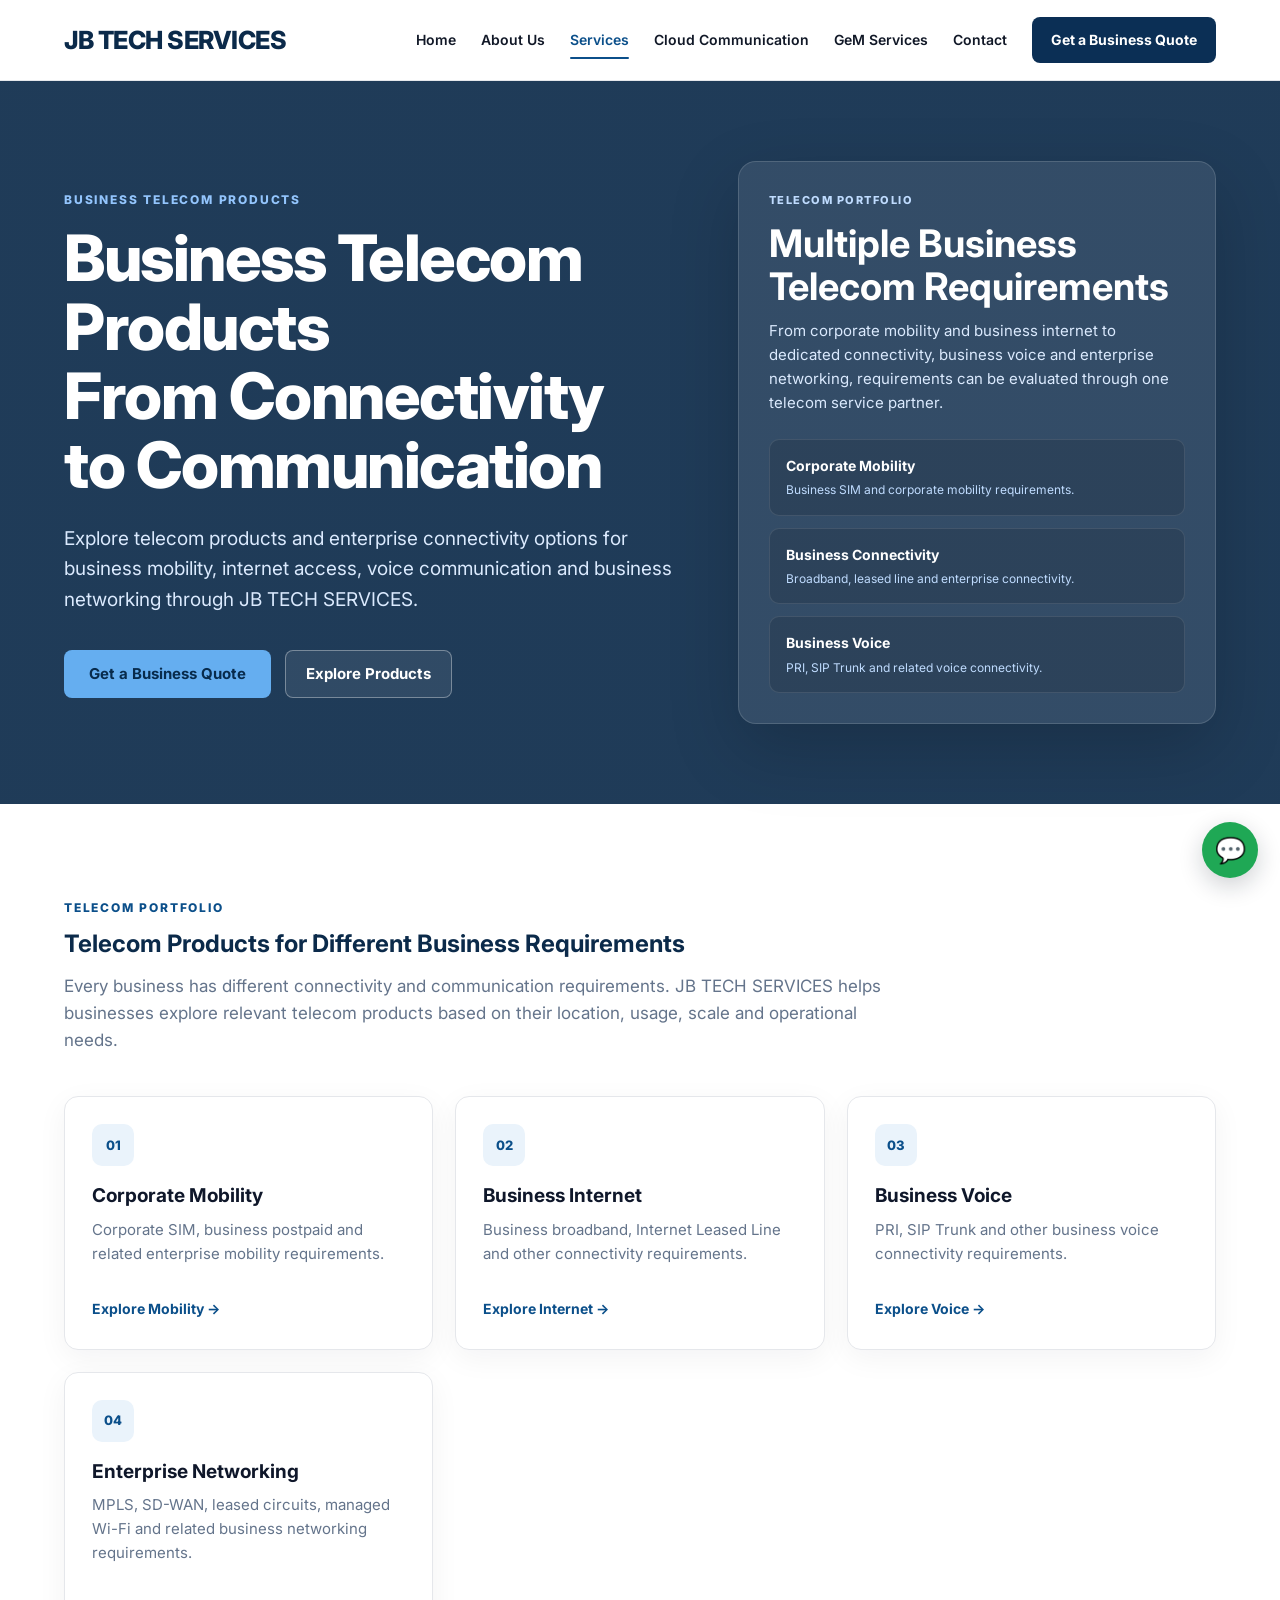
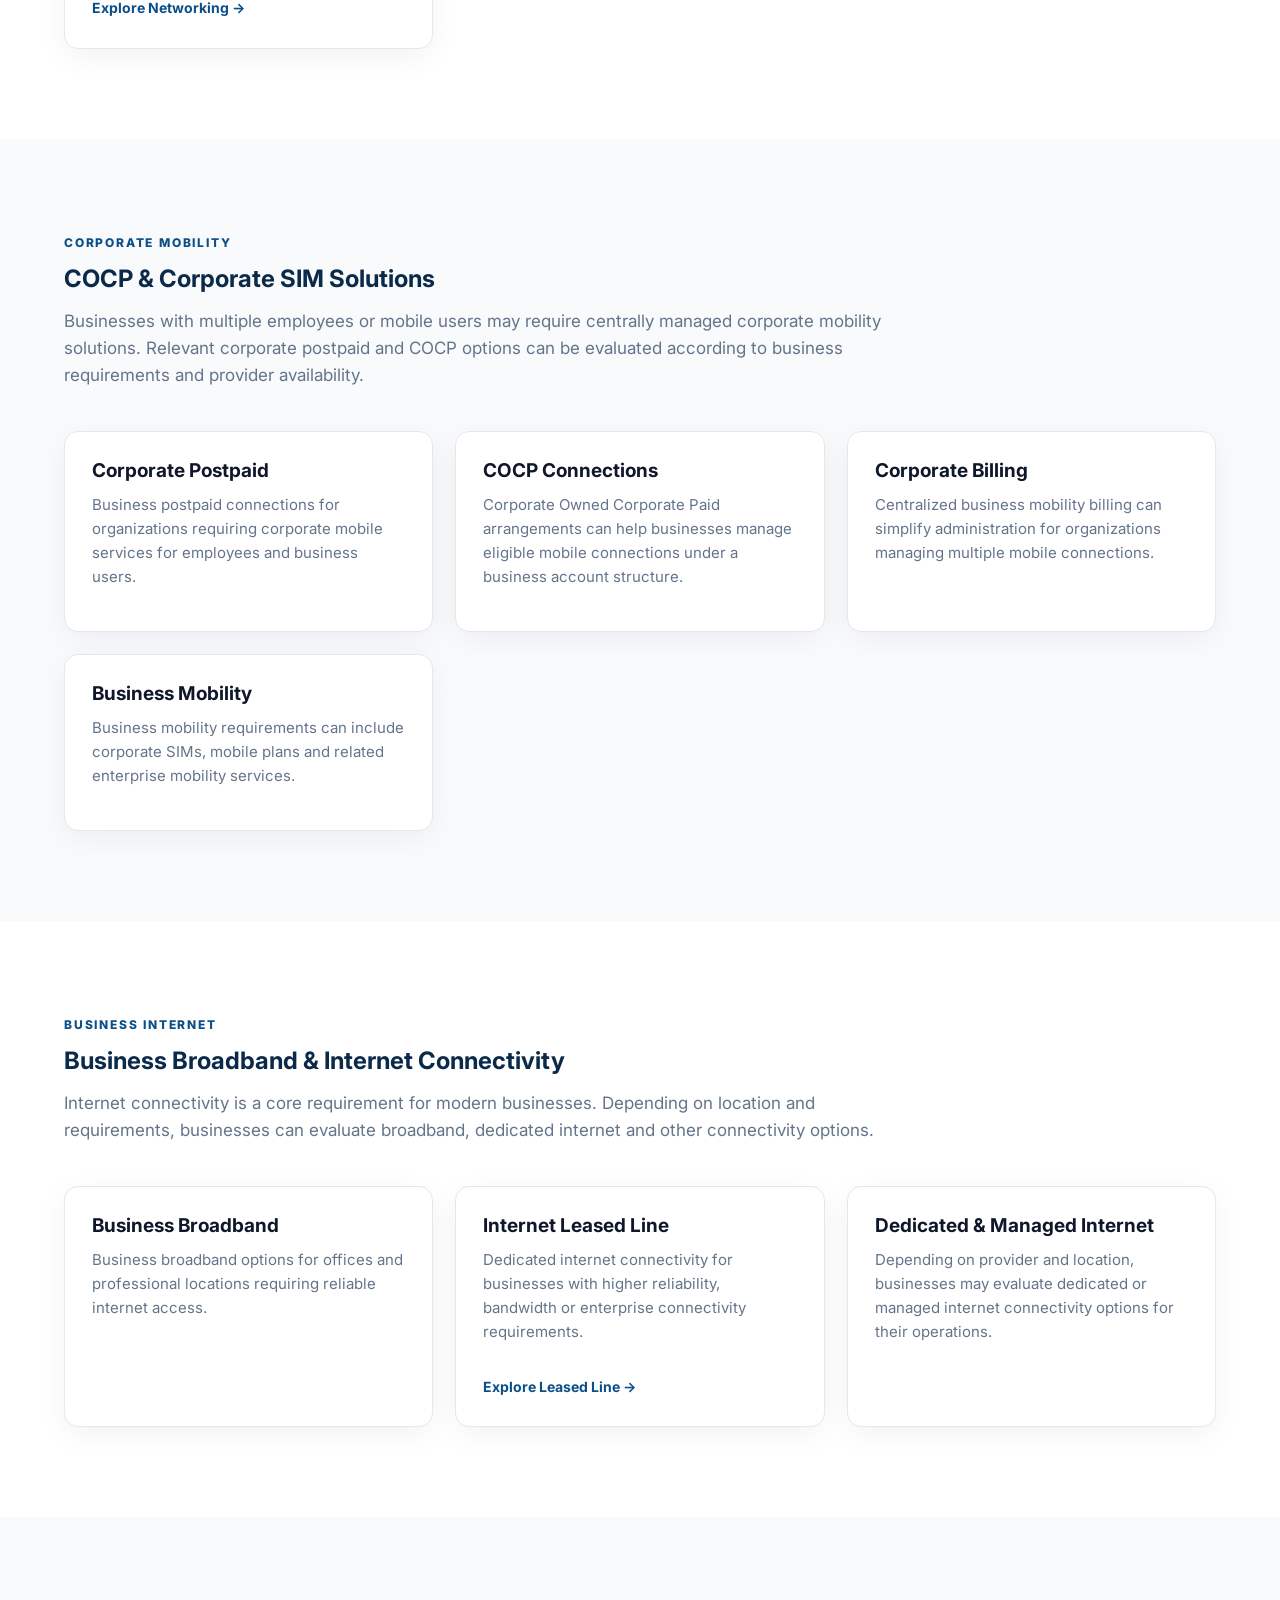
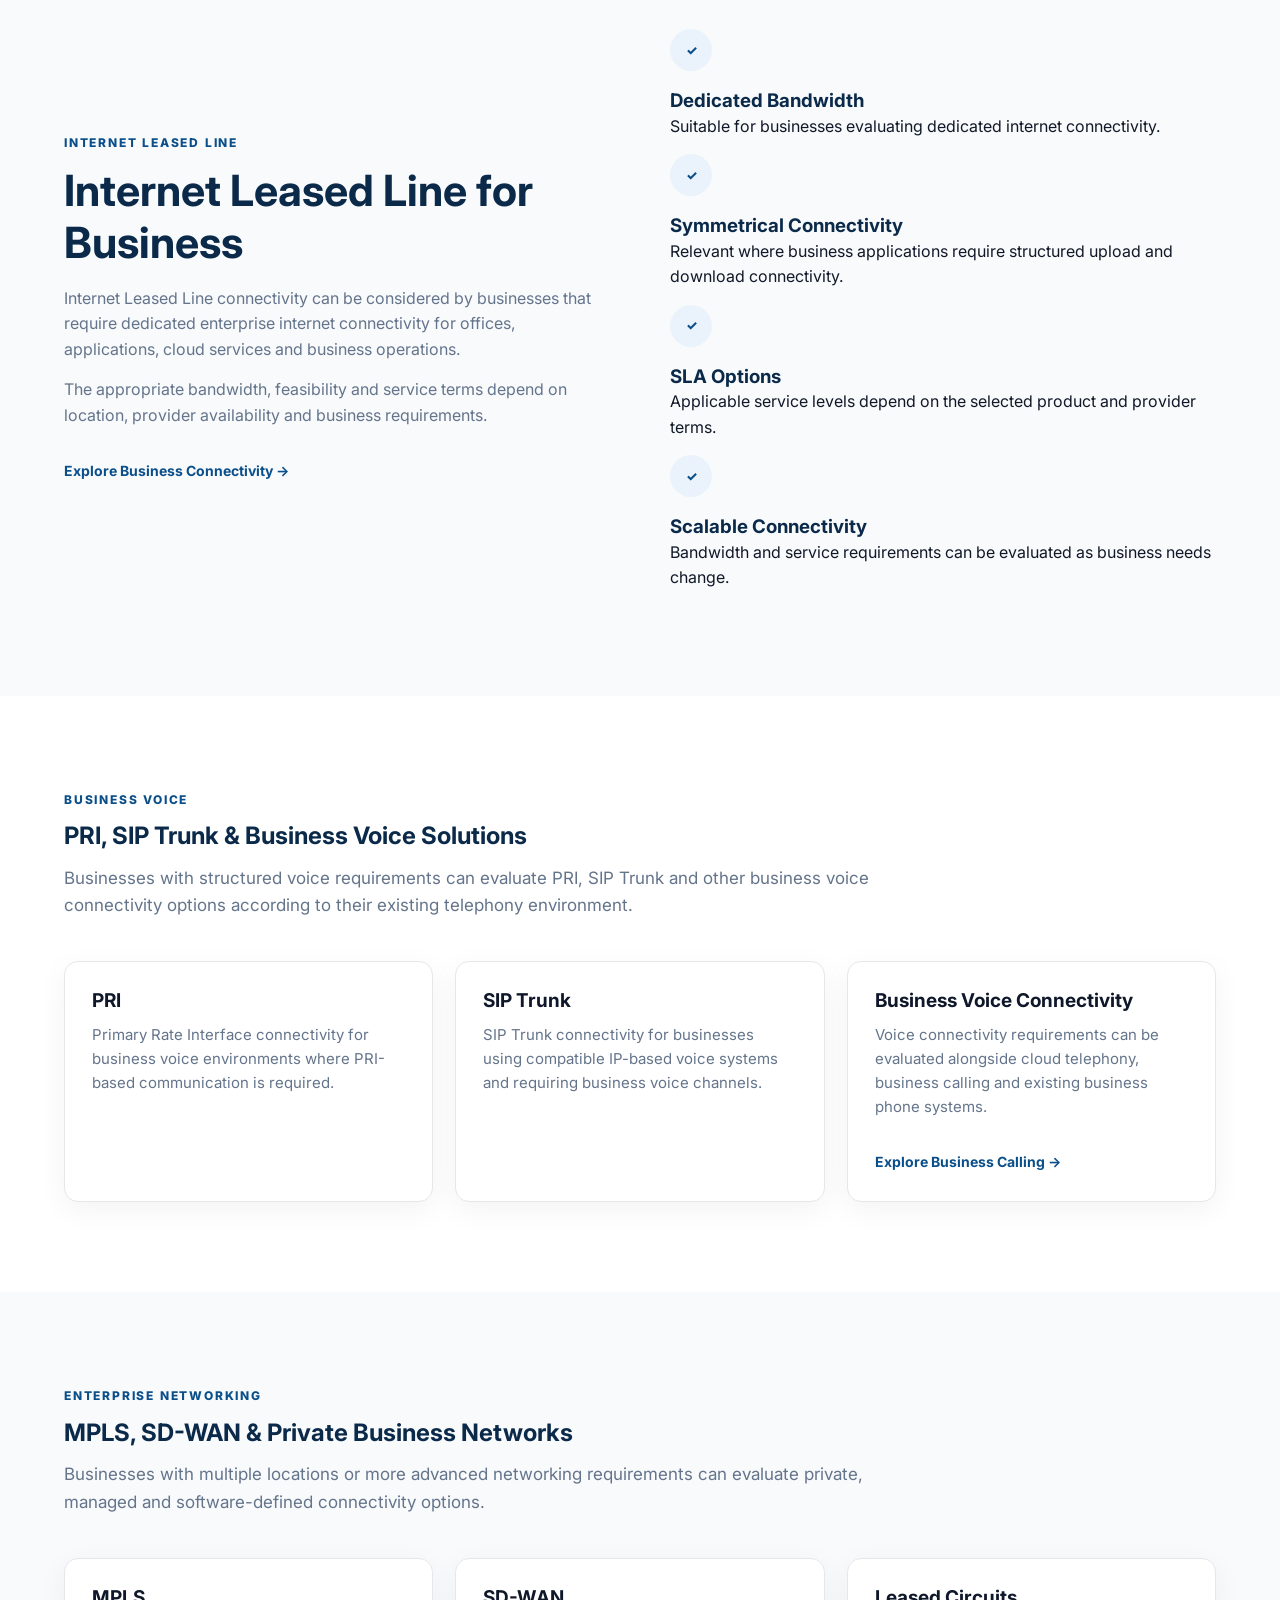
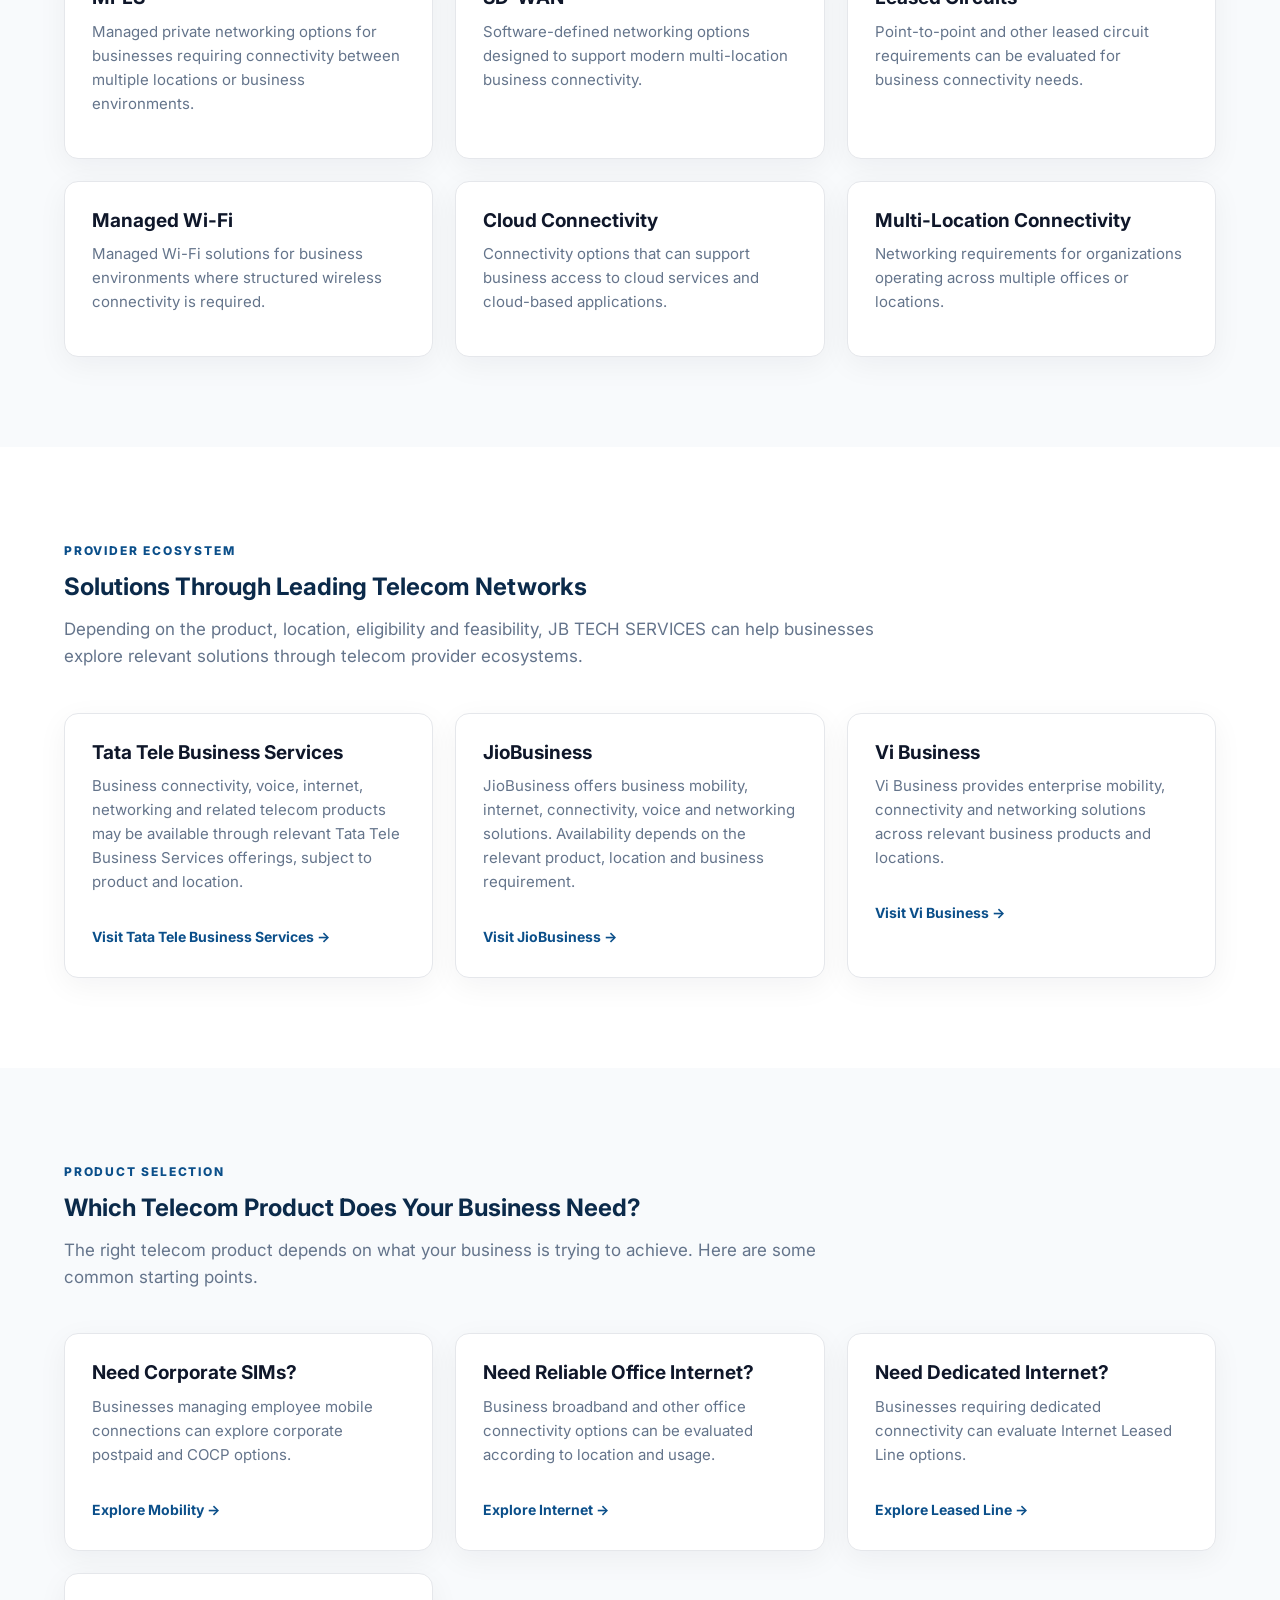
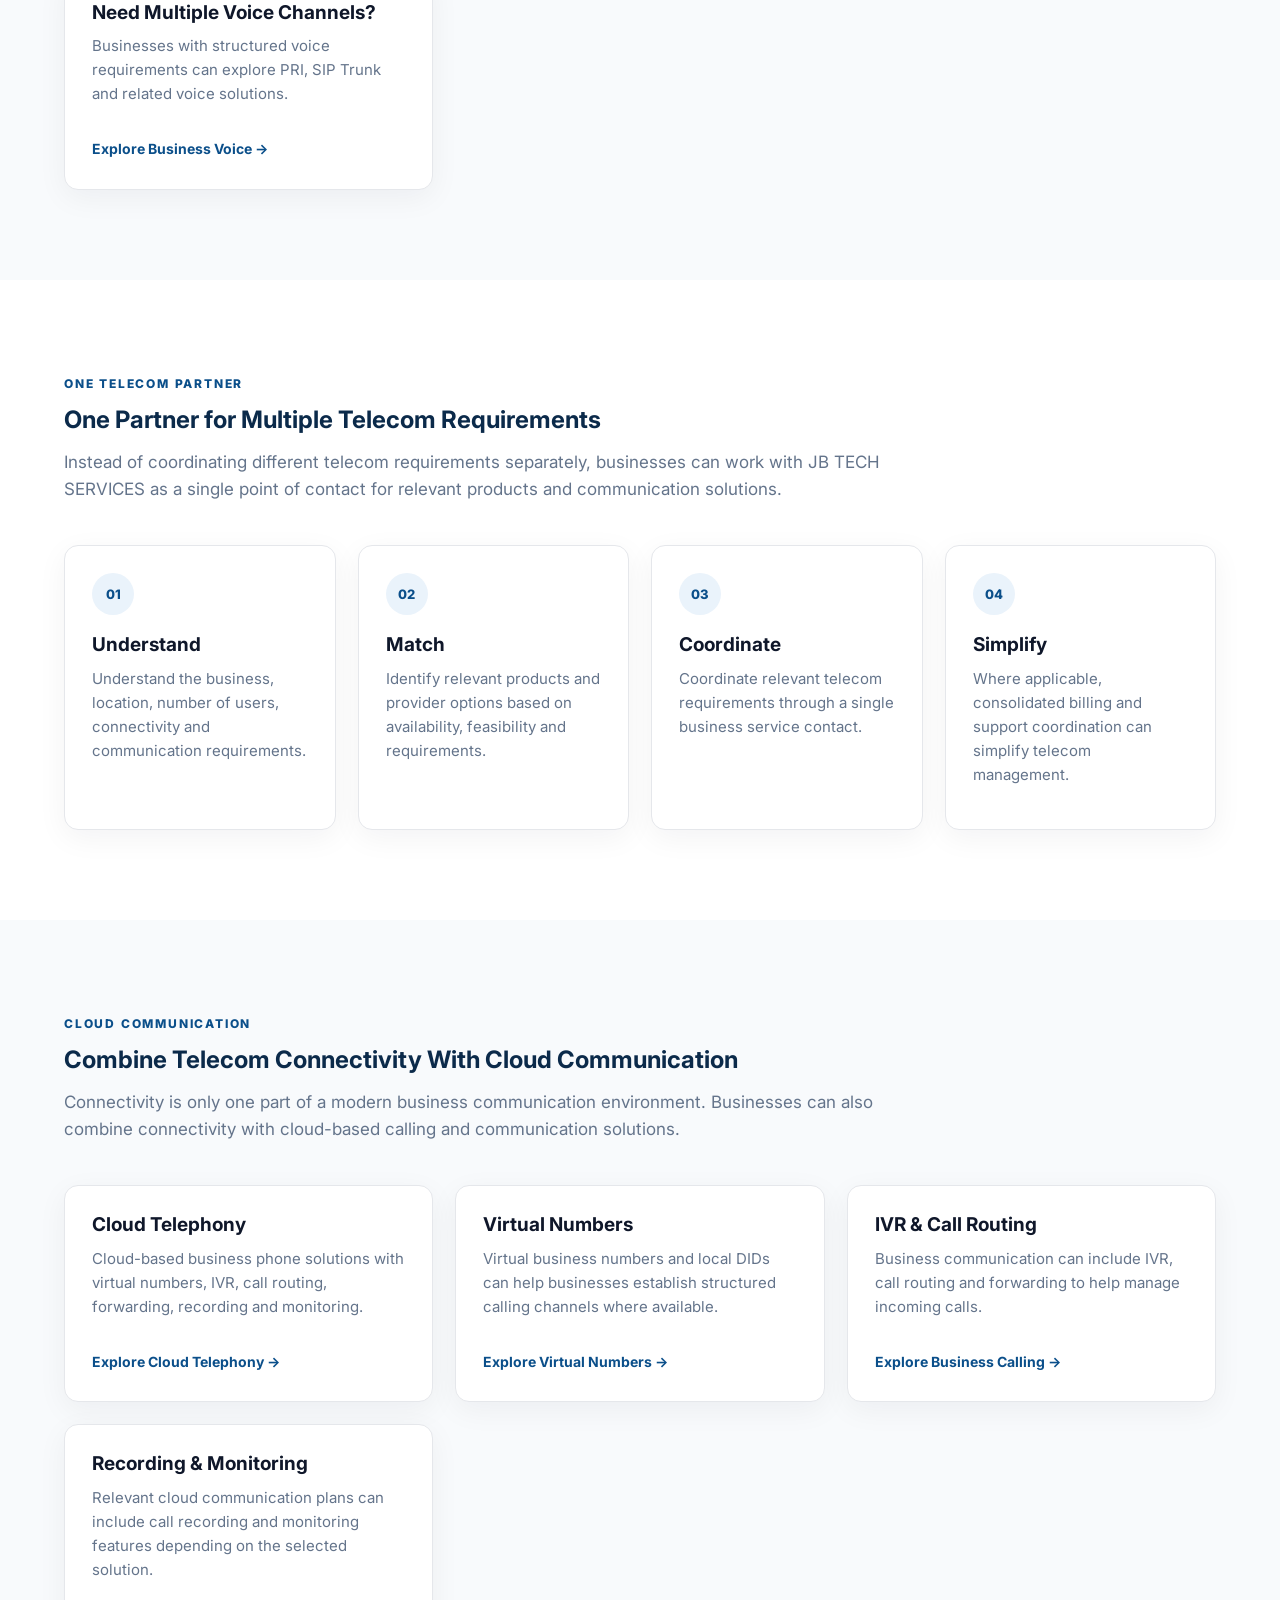
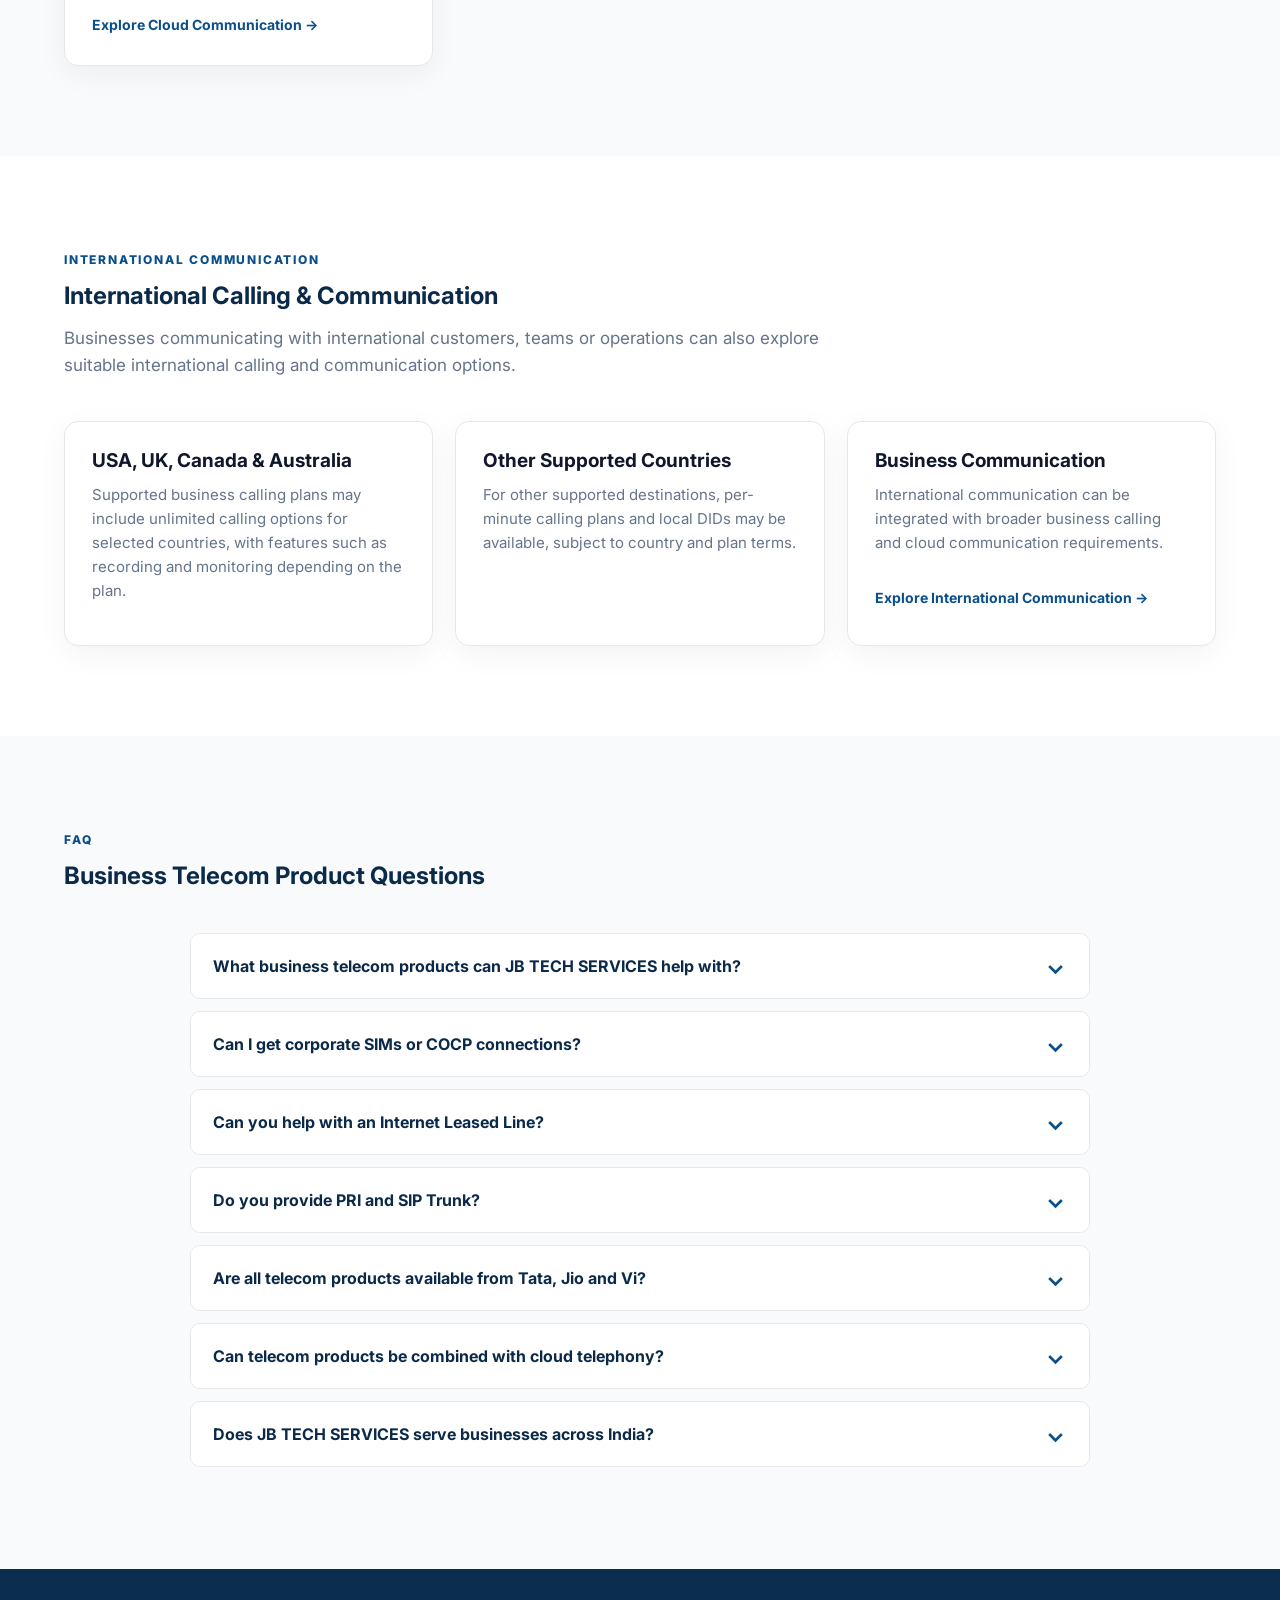
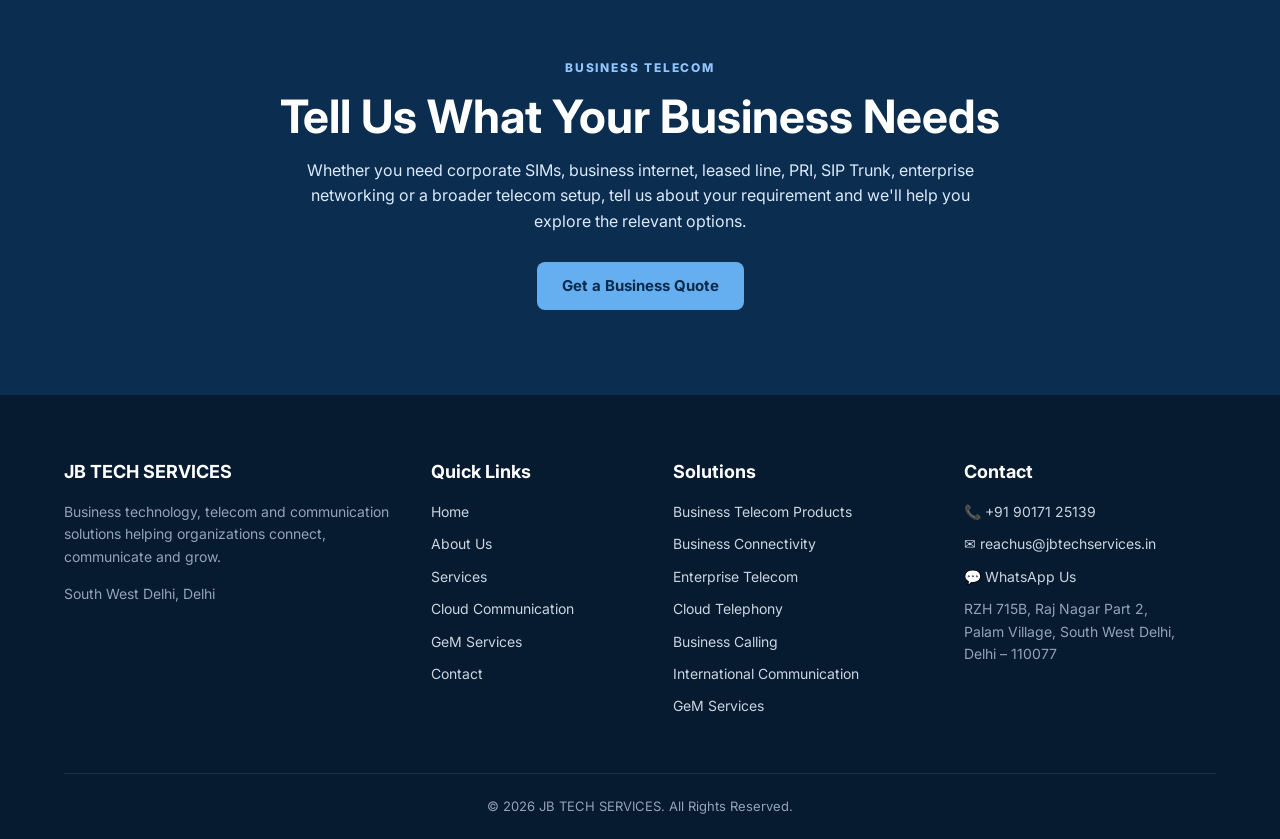
<file: business-telecom-products.html>
<!DOCTYPE html>
<html lang="en">

<head>

    <meta charset="UTF-8">

    <meta
        name="viewport"
        content="width=device-width, initial-scale=1.0"
    >

    <title>
        Business Telecom Products | COCP, PRI, ILL, Broadband & More | JB TECH SERVICES
    </title>

    <meta
        name="description"
        content="Explore business telecom products from JB TECH SERVICES including COCP corporate SIMs, business postpaid, broadband, Internet Leased Lines, PRI, SIP Trunk, MPLS, SD-WAN, leased circuits, managed Wi-Fi and enterprise connectivity solutions."
    >

    <meta
        name="robots"
        content="index, follow"
    >

    <meta
        name="author"
        content="JB TECH SERVICES"
    >

    <meta
        name="theme-color"
        content="#0b2d4f"
    >

    <link
        rel="canonical"
        href="https://jbtechservices.in/business-telecom-products.html"
    >

    <link
        rel="icon"
        type="image/svg+xml"
        href="favicon.svg"
    >


    <!-- =====================================================
         OPEN GRAPH
    ====================================================== -->

    <meta
        property="og:title"
        content="Business Telecom Products | JB TECH SERVICES"
    >

    <meta
        property="og:description"
        content="Business telecom products including corporate mobility, business internet, leased lines, PRI, SIP Trunk, MPLS, SD-WAN, managed Wi-Fi and related enterprise connectivity solutions."
    >

    <meta
        property="og:type"
        content="website"
    >

    <meta
        property="og:url"
        content="https://jbtechservices.in/business-telecom-products.html"
    >

    <meta
        property="og:site_name"
        content="JB TECH SERVICES"
    >

    <meta
        property="og:locale"
        content="en_IN"
    >


    <!-- =====================================================
         TWITTER
    ====================================================== -->

    <meta
        name="twitter:card"
        content="summary"
    >

    <meta
        name="twitter:title"
        content="Business Telecom Products | JB TECH SERVICES"
    >

    <meta
        name="twitter:description"
        content="Explore business telecom products and enterprise connectivity solutions from JB TECH SERVICES."
    >


    <!-- =====================================================
         STRUCTURED DATA
    ====================================================== -->

    <script type="application/ld+json">
    {
        "@context": "https://schema.org",
        "@type": "Service",
        "@id": "https://jbtechservices.in/business-telecom-products.html#service",
        "name": "Business Telecom Products",
        "url": "https://jbtechservices.in/business-telecom-products.html",
        "description": "Business telecom products and connectivity solutions including corporate mobility, business internet, Internet Leased Line, PRI, SIP Trunk, MPLS, SD-WAN, leased circuits, managed Wi-Fi and related enterprise connectivity.",
        "provider": {
            "@type": "Organization",
            "name": "JB TECH SERVICES",
            "url": "https://jbtechservices.in/"
        },
        "areaServed": {
            "@type": "Country",
            "name": "India"
        }
    }
    </script>


    <link
        rel="stylesheet"
        href="style.css"
    >

</head>


<body>


<!-- =====================================================
     NAVIGATION
====================================================== -->

<header class="navbar">

    <div class="container nav-container">


        <a
            href="index.html"
            class="logo"
            aria-label="JB TECH SERVICES Home"
        >
            JB TECH SERVICES
        </a>


        <button
            class="menu-toggle"
            type="button"
            aria-label="Open navigation menu"
            aria-expanded="false"
        >
            ☰
        </button>


        <nav
            class="nav-links"
            aria-label="Main navigation"
        >

            <a href="index.html">
                Home
            </a>

            <a href="about.html">
                About Us
            </a>

            <a
                href="services.html"
                aria-current="page"
            >
                Services
            </a>

            <a href="cloud-communication.html">
                Cloud Communication
            </a>

            <a href="gem-services.html">
                GeM Services
            </a>

            <a href="contact.html">
                Contact
            </a>

            <a
                href="contact.html"
                class="quote-btn"
            >
                Get a Business Quote
            </a>

        </nav>

    </div>

</header>


<main>


<!-- =====================================================
     HERO
====================================================== -->

<section class="hero">

    <div class="container hero-grid">


        <div class="hero-content">

            <span class="eyebrow">
                BUSINESS TELECOM PRODUCTS
            </span>


            <h1>
                Business Telecom Products
                <span>
                    From Connectivity to Communication
                </span>
            </h1>


            <p>
                Explore telecom products and enterprise connectivity
                options for business mobility, internet access,
                voice communication and business networking through
                JB TECH SERVICES.
            </p>


            <div class="hero-buttons">

                <a
                    href="contact.html"
                    class="btn btn-primary"
                >
                    Get a Business Quote
                </a>


                <a
                    href="#corporate-mobility"
                    class="btn btn-secondary"
                >
                    Explore Products
                </a>

            </div>

        </div>


        <div class="hero-panel">

            <div class="hero-panel-label">
                TELECOM PORTFOLIO
            </div>


            <h2>
                Multiple Business Telecom Requirements
            </h2>


            <p>
                From corporate mobility and business internet to
                dedicated connectivity, business voice and enterprise
                networking, requirements can be evaluated through one
                telecom service partner.
            </p>


            <div class="hero-panel-items">


                <div>

                    <strong>
                        Corporate Mobility
                    </strong>

                    <span>
                        Business SIM and corporate mobility requirements.
                    </span>

                </div>


                <div>

                    <strong>
                        Business Connectivity
                    </strong>

                    <span>
                        Broadband, leased line and enterprise connectivity.
                    </span>

                </div>


                <div>

                    <strong>
                        Business Voice
                    </strong>

                    <span>
                        PRI, SIP Trunk and related voice connectivity.
                    </span>

                </div>


            </div>

        </div>

    </div>

</section>


<!-- =====================================================
     INTRODUCTION
====================================================== -->

<section class="section">

    <div class="container">


        <div class="section-heading">

            <span class="eyebrow">
                TELECOM PORTFOLIO
            </span>


            <h2>
                Telecom Products for Different Business Requirements
            </h2>


            <p>
                Every business has different connectivity and
                communication requirements. JB TECH SERVICES helps
                businesses explore relevant telecom products based
                on their location, usage, scale and operational needs.
            </p>

        </div>


        <div class="cards-grid">


            <article class="service-card">

                <div class="card-number">
                    01
                </div>


                <h3>
                    Corporate Mobility
                </h3>


                <p>
                    Corporate SIM, business postpaid and related
                    enterprise mobility requirements.
                </p>


                <a
                    href="#corporate-mobility"
                    class="text-link"
                >
                    Explore Mobility →
                </a>

            </article>


            <article class="service-card">

                <div class="card-number">
                    02
                </div>


                <h3>
                    Business Internet
                </h3>


                <p>
                    Business broadband, Internet Leased Line and
                    other connectivity requirements.
                </p>


                <a
                    href="#business-internet"
                    class="text-link"
                >
                    Explore Internet →
                </a>

            </article>


            <article class="service-card">

                <div class="card-number">
                    03
                </div>


                <h3>
                    Business Voice
                </h3>


                <p>
                    PRI, SIP Trunk and other business voice
                    connectivity requirements.
                </p>


                <a
                    href="#business-voice"
                    class="text-link"
                >
                    Explore Voice →
                </a>

            </article>


            <article class="service-card">

                <div class="card-number">
                    04
                </div>


                <h3>
                    Enterprise Networking
                </h3>


                <p>
                    MPLS, SD-WAN, leased circuits, managed Wi-Fi
                    and related business networking requirements.
                </p>


                <a
                    href="#enterprise-networking"
                    class="text-link"
                >
                    Explore Networking →
                </a>

            </article>

        </div>

    </div>

</section>


<!-- =====================================================
     CORPORATE MOBILITY
====================================================== -->

<section
    class="section section-alt"
    id="corporate-mobility"
>

    <div class="container">


        <div class="section-heading">

            <span class="eyebrow">
                CORPORATE MOBILITY
            </span>


            <h2>
                COCP & Corporate SIM Solutions
            </h2>


            <p>
                Businesses with multiple employees or mobile users
                may require centrally managed corporate mobility
                solutions. Relevant corporate postpaid and COCP
                options can be evaluated according to business
                requirements and provider availability.
            </p>

        </div>


        <div class="cards-grid">


            <article class="service-card">

                <h3>
                    Corporate Postpaid
                </h3>

                <p>
                    Business postpaid connections for organizations
                    requiring corporate mobile services for employees
                    and business users.
                </p>

            </article>


            <article class="service-card">

                <h3>
                    COCP Connections
                </h3>

                <p>
                    Corporate Owned Corporate Paid arrangements can
                    help businesses manage eligible mobile connections
                    under a business account structure.
                </p>

            </article>


            <article class="service-card">

                <h3>
                    Corporate Billing
                </h3>

                <p>
                    Centralized business mobility billing can simplify
                    administration for organizations managing multiple
                    mobile connections.
                </p>

            </article>


            <article class="service-card">

                <h3>
                    Business Mobility
                </h3>

                <p>
                    Business mobility requirements can include
                    corporate SIMs, mobile plans and related
                    enterprise mobility services.
                </p>

            </article>

        </div>

    </div>

</section>


<!-- =====================================================
     BUSINESS INTERNET
====================================================== -->

<section
    class="section"
    id="business-internet"
>

    <div class="container">


        <div class="section-heading">

            <span class="eyebrow">
                BUSINESS INTERNET
            </span>


            <h2>
                Business Broadband & Internet Connectivity
            </h2>


            <p>
                Internet connectivity is a core requirement for
                modern businesses. Depending on location and
                requirements, businesses can evaluate broadband,
                dedicated internet and other connectivity options.
            </p>

        </div>


        <div class="cards-grid">


            <article class="service-card">

                <h3>
                    Business Broadband
                </h3>

                <p>
                    Business broadband options for offices and
                    professional locations requiring reliable
                    internet access.
                </p>

            </article>


            <article class="service-card">

                <h3>
                    Internet Leased Line
                </h3>

                <p>
                    Dedicated internet connectivity for businesses
                    with higher reliability, bandwidth or enterprise
                    connectivity requirements.
                </p>

                <a
                    href="#internet-leased-line"
                    class="text-link"
                >
                    Explore Leased Line →
                </a>

            </article>


            <article class="service-card">

                <h3>
                    Dedicated & Managed Internet
                </h3>

                <p>
                    Depending on provider and location, businesses
                    may evaluate dedicated or managed internet
                    connectivity options for their operations.
                </p>

            </article>

        </div>

    </div>

</section>


<!-- =====================================================
     INTERNET LEASED LINE
====================================================== -->

<section
    class="section section-alt"
    id="internet-leased-line"
>

    <div class="container">


        <div class="two-column">


            <div>

                <span class="eyebrow">
                    INTERNET LEASED LINE
                </span>


                <h2>
                    Internet Leased Line for Business
                </h2>


                <p>
                    Internet Leased Line connectivity can be
                    considered by businesses that require dedicated
                    enterprise internet connectivity for offices,
                    applications, cloud services and business
                    operations.
                </p>


                <p>
                    The appropriate bandwidth, feasibility and
                    service terms depend on location, provider
                    availability and business requirements.
                </p>


                <a
                    href="business-connectivity.html"
                    class="text-link"
                >
                    Explore Business Connectivity →
                </a>

            </div>


            <div class="feature-list">


                <div class="feature-item">

                    <span class="feature-icon">
                        ✓
                    </span>


                    <div>

                        <h3>
                            Dedicated Bandwidth
                        </h3>

                        <p>
                            Suitable for businesses evaluating
                            dedicated internet connectivity.
                        </p>

                    </div>

                </div>


                <div class="feature-item">

                    <span class="feature-icon">
                        ✓
                    </span>


                    <div>

                        <h3>
                            Symmetrical Connectivity
                        </h3>

                        <p>
                            Relevant where business applications
                            require structured upload and download
                            connectivity.
                        </p>

                    </div>

                </div>


                <div class="feature-item">

                    <span class="feature-icon">
                        ✓
                    </span>


                    <div>

                        <h3>
                            SLA Options
                        </h3>

                        <p>
                            Applicable service levels depend on the
                            selected product and provider terms.
                        </p>

                    </div>

                </div>


                <div class="feature-item">

                    <span class="feature-icon">
                        ✓
                    </span>


                    <div>

                        <h3>
                            Scalable Connectivity
                        </h3>

                        <p>
                            Bandwidth and service requirements can be
                            evaluated as business needs change.
                        </p>

                    </div>

                </div>


            </div>

        </div>

    </div>

</section>


<!-- =====================================================
     BUSINESS VOICE
====================================================== -->

<section
    class="section"
    id="business-voice"
>

    <div class="container">


        <div class="section-heading">

            <span class="eyebrow">
                BUSINESS VOICE
            </span>


            <h2>
                PRI, SIP Trunk & Business Voice Solutions
            </h2>


            <p>
                Businesses with structured voice requirements can
                evaluate PRI, SIP Trunk and other business voice
                connectivity options according to their existing
                telephony environment.
            </p>

        </div>


        <div class="cards-grid">


            <article class="service-card">

                <h3>
                    PRI
                </h3>

                <p>
                    Primary Rate Interface connectivity for business
                    voice environments where PRI-based communication
                    is required.
                </p>

            </article>


            <article class="service-card">

                <h3>
                    SIP Trunk
                </h3>

                <p>
                    SIP Trunk connectivity for businesses using
                    compatible IP-based voice systems and requiring
                    business voice channels.
                </p>

            </article>


            <article class="service-card">

                <h3>
                    Business Voice Connectivity
                </h3>

                <p>
                    Voice connectivity requirements can be evaluated
                    alongside cloud telephony, business calling and
                    existing business phone systems.
                </p>

                <a
                    href="business-calling.html"
                    class="text-link"
                >
                    Explore Business Calling →
                </a>

            </article>

        </div>

    </div>

</section>


<!-- =====================================================
     ENTERPRISE NETWORKING
====================================================== -->

<section
    class="section section-alt"
    id="enterprise-networking"
>

    <div class="container">


        <div class="section-heading">

            <span class="eyebrow">
                ENTERPRISE NETWORKING
            </span>


            <h2>
                MPLS, SD-WAN & Private Business Networks
            </h2>


            <p>
                Businesses with multiple locations or more advanced
                networking requirements can evaluate private,
                managed and software-defined connectivity options.
            </p>

        </div>


        <div class="cards-grid">


            <article class="service-card">

                <h3>
                    MPLS
                </h3>

                <p>
                    Managed private networking options for businesses
                    requiring connectivity between multiple locations
                    or business environments.
                </p>

            </article>


            <article class="service-card">

                <h3>
                    SD-WAN
                </h3>

                <p>
                    Software-defined networking options designed to
                    support modern multi-location business connectivity.
                </p>

            </article>


            <article class="service-card">

                <h3>
                    Leased Circuits
                </h3>

                <p>
                    Point-to-point and other leased circuit requirements
                    can be evaluated for business connectivity needs.
                </p>

            </article>


            <article class="service-card">

                <h3>
                    Managed Wi-Fi
                </h3>

                <p>
                    Managed Wi-Fi solutions for business environments
                    where structured wireless connectivity is required.
                </p>

            </article>


            <article class="service-card">

                <h3>
                    Cloud Connectivity
                </h3>

                <p>
                    Connectivity options that can support business
                    access to cloud services and cloud-based
                    applications.
                </p>

            </article>


            <article class="service-card">

                <h3>
                    Multi-Location Connectivity
                </h3>

                <p>
                    Networking requirements for organizations
                    operating across multiple offices or locations.
                </p>

            </article>

        </div>

    </div>

</section>
<!-- =====================================================
     PROVIDER ECOSYSTEM
====================================================== -->

<section class="section">

    <div class="container">


        <div class="section-heading">

            <span class="eyebrow">
                PROVIDER ECOSYSTEM
            </span>


            <h2>
                Solutions Through Leading Telecom Networks
            </h2>


            <p>
                Depending on the product, location, eligibility and
                feasibility, JB TECH SERVICES can help businesses
                explore relevant solutions through telecom provider
                ecosystems.
            </p>

        </div>


        <div class="cards-grid">


            <article class="service-card">

                <h3>
                    Tata Tele Business Services
                </h3>

                <p>
                    Business connectivity, voice, internet, networking
                    and related telecom products may be available
                    through relevant Tata Tele Business Services
                    offerings, subject to product and location.
                </p>


                <a
                    href="https://www.tatatelebusiness.com/"
                    target="_blank"
                    rel="noopener noreferrer"
                    class="text-link"
                >
                    Visit Tata Tele Business Services →
                </a>

            </article>


            <article class="service-card">

                <h3>
                    JioBusiness
                </h3>

                <p>
                    JioBusiness offers business mobility, internet,
                    connectivity, voice and networking solutions.
                    Availability depends on the relevant product,
                    location and business requirement.
                </p>


                <a
                    href="https://www.jio.com/business/"
                    target="_blank"
                    rel="noopener noreferrer"
                    class="text-link"
                >
                    Visit JioBusiness →
                </a>

            </article>


            <article class="service-card">

                <h3>
                    Vi Business
                </h3>

                <p>
                    Vi Business provides enterprise mobility,
                    connectivity and networking solutions across
                    relevant business products and locations.
                </p>


                <a
                    href="https://www.myvi.in/business"
                    target="_blank"
                    rel="noopener noreferrer"
                    class="text-link"
                >
                    Visit Vi Business →
                </a>

            </article>

        </div>

    </div>

</section>


<!-- =====================================================
     PRODUCT SELECTION
====================================================== -->

<section class="section section-alt">

    <div class="container">


        <div class="section-heading">

            <span class="eyebrow">
                PRODUCT SELECTION
            </span>


            <h2>
                Which Telecom Product Does Your Business Need?
            </h2>


            <p>
                The right telecom product depends on what your
                business is trying to achieve. Here are some common
                starting points.
            </p>

        </div>


        <div class="cards-grid">


            <article class="service-card">

                <h3>
                    Need Corporate SIMs?
                </h3>

                <p>
                    Businesses managing employee mobile connections
                    can explore corporate postpaid and COCP options.
                </p>


                <a
                    href="#corporate-mobility"
                    class="text-link"
                >
                    Explore Mobility →
                </a>

            </article>


            <article class="service-card">

                <h3>
                    Need Reliable Office Internet?
                </h3>

                <p>
                    Business broadband and other office connectivity
                    options can be evaluated according to location
                    and usage.
                </p>


                <a
                    href="#business-internet"
                    class="text-link"
                >
                    Explore Internet →
                </a>

            </article>


            <article class="service-card">

                <h3>
                    Need Dedicated Internet?
                </h3>

                <p>
                    Businesses requiring dedicated connectivity can
                    evaluate Internet Leased Line options.
                </p>


                <a
                    href="#internet-leased-line"
                    class="text-link"
                >
                    Explore Leased Line →
                </a>

            </article>


            <article class="service-card">

                <h3>
                    Need Multiple Voice Channels?
                </h3>

                <p>
                    Businesses with structured voice requirements can
                    explore PRI, SIP Trunk and related voice solutions.
                </p>


                <a
                    href="#business-voice"
                    class="text-link"
                >
                    Explore Business Voice →
                </a>

            </article>

        </div>

    </div>

</section>


<!-- =====================================================
     ONE PARTNER
====================================================== -->

<section class="section">

    <div class="container">


        <div class="section-heading">

            <span class="eyebrow">
                ONE TELECOM PARTNER
            </span>


            <h2>
                One Partner for Multiple Telecom Requirements
            </h2>


            <p>
                Instead of coordinating different telecom requirements
                separately, businesses can work with JB TECH SERVICES
                as a single point of contact for relevant products
                and communication solutions.
            </p>

        </div>


        <div class="process-grid">


            <div class="process-card">

                <span class="process-number">
                    01
                </span>


                <h3>
                    Understand
                </h3>


                <p>
                    Understand the business, location, number of users,
                    connectivity and communication requirements.
                </p>

            </div>


            <div class="process-card">

                <span class="process-number">
                    02
                </span>


                <h3>
                    Match
                </h3>


                <p>
                    Identify relevant products and provider options
                    based on availability, feasibility and requirements.
                </p>

            </div>


            <div class="process-card">

                <span class="process-number">
                    03
                </span>


                <h3>
                    Coordinate
                </h3>


                <p>
                    Coordinate relevant telecom requirements through
                    a single business service contact.
                </p>

            </div>


            <div class="process-card">

                <span class="process-number">
                    04
                </span>


                <h3>
                    Simplify
                </h3>


                <p>
                    Where applicable, consolidated billing and support
                    coordination can simplify telecom management.
                </p>

            </div>

        </div>

    </div>

</section>


<!-- =====================================================
     CLOUD COMMUNICATION
====================================================== -->

<section class="section section-alt">

    <div class="container">


        <div class="section-heading">

            <span class="eyebrow">
                CLOUD COMMUNICATION
            </span>


            <h2>
                Combine Telecom Connectivity With Cloud Communication
            </h2>


            <p>
                Connectivity is only one part of a modern business
                communication environment. Businesses can also
                combine connectivity with cloud-based calling and
                communication solutions.
            </p>

        </div>


        <div class="cards-grid">


            <article class="service-card">

                <h3>
                    Cloud Telephony
                </h3>

                <p>
                    Cloud-based business phone solutions with virtual
                    numbers, IVR, call routing, forwarding, recording
                    and monitoring.
                </p>


                <a
                    href="cloud-telephony.html"
                    class="text-link"
                >
                    Explore Cloud Telephony →
                </a>

            </article>


            <article class="service-card">

                <h3>
                    Virtual Numbers
                </h3>

                <p>
                    Virtual business numbers and local DIDs can help
                    businesses establish structured calling channels
                    where available.
                </p>


                <a
                    href="cloud-telephony.html"
                    class="text-link"
                >
                    Explore Virtual Numbers →
                </a>

            </article>


            <article class="service-card">

                <h3>
                    IVR & Call Routing
                </h3>

                <p>
                    Business communication can include IVR,
                    call routing and forwarding to help manage
                    incoming calls.
                </p>


                <a
                    href="business-calling.html"
                    class="text-link"
                >
                    Explore Business Calling →
                </a>

            </article>


            <article class="service-card">

                <h3>
                    Recording & Monitoring
                </h3>

                <p>
                    Relevant cloud communication plans can include
                    call recording and monitoring features depending
                    on the selected solution.
                </p>


                <a
                    href="cloud-communication.html"
                    class="text-link"
                >
                    Explore Cloud Communication →
                </a>

            </article>

        </div>

    </div>

</section>


<!-- =====================================================
     INTERNATIONAL COMMUNICATION
====================================================== -->

<section class="section">

    <div class="container">


        <div class="section-heading">

            <span class="eyebrow">
                INTERNATIONAL COMMUNICATION
            </span>


            <h2>
                International Calling & Communication
            </h2>


            <p>
                Businesses communicating with international customers,
                teams or operations can also explore suitable
                international calling and communication options.
            </p>

        </div>


        <div class="cards-grid">


            <article class="service-card">

                <h3>
                    USA, UK, Canada & Australia
                </h3>

                <p>
                    Supported business calling plans may include
                    unlimited calling options for selected countries,
                    with features such as recording and monitoring
                    depending on the plan.
                </p>

            </article>


            <article class="service-card">

                <h3>
                    Other Supported Countries
                </h3>

                <p>
                    For other supported destinations, per-minute
                    calling plans and local DIDs may be available,
                    subject to country and plan terms.
                </p>

            </article>


            <article class="service-card">

                <h3>
                    Business Communication
                </h3>

                <p>
                    International communication can be integrated
                    with broader business calling and cloud
                    communication requirements.
                </p>


                <a
                    href="international-communication.html"
                    class="text-link"
                >
                    Explore International Communication →
                </a>

            </article>

        </div>

    </div>

</section>


<!-- =====================================================
     FAQ
====================================================== -->

<section class="section section-alt">

    <div class="container">


        <div class="section-heading">

            <span class="eyebrow">
                FAQ
            </span>


            <h2>
                Business Telecom Product Questions
            </h2>

        </div>


        <div class="faq-list">


            <div class="faq-item">

                <button
                    class="faq-question"
                    type="button"
                >
                    What business telecom products can JB TECH SERVICES help with?
                </button>


                <div class="faq-answer">

                    <p>
                        Depending on the requirement, JB TECH SERVICES
                        can help businesses explore corporate mobility,
                        business internet, Internet Leased Line, PRI,
                        SIP Trunk, MPLS, SD-WAN, leased circuits,
                        managed Wi-Fi and related telecom solutions.
                    </p>

                </div>

            </div>


            <div class="faq-item">

                <button
                    class="faq-question"
                    type="button"
                >
                    Can I get corporate SIMs or COCP connections?
                </button>


                <div class="faq-answer">

                    <p>
                        Corporate mobility and COCP requirements can be
                        evaluated for eligible businesses. Actual
                        availability depends on the relevant provider,
                        plan, location and eligibility.
                    </p>

                </div>

            </div>


            <div class="faq-item">

                <button
                    class="faq-question"
                    type="button"
                >
                    Can you help with an Internet Leased Line?
                </button>


                <div class="faq-answer">

                    <p>
                        Yes. Internet Leased Line requirements can be
                        evaluated based on business location, bandwidth
                        requirement, feasibility and applicable provider
                        terms.
                    </p>

                </div>

            </div>


            <div class="faq-item">

                <button
                    class="faq-question"
                    type="button"
                >
                    Do you provide PRI and SIP Trunk?
                </button>


                <div class="faq-answer">

                    <p>
                        PRI and SIP Trunk are part of the business voice
                        product categories we can help businesses
                        evaluate. Availability and technical suitability
                        depend on the selected provider and business
                        setup.
                    </p>

                </div>

            </div>


            <div class="faq-item">

                <button
                    class="faq-question"
                    type="button"
                >
                    Are all telecom products available from Tata, Jio and Vi?
                </button>


                <div class="faq-answer">

                    <p>
                        No. Product portfolios differ between providers.
                        Availability depends on the specific product,
                        location, eligibility, technical feasibility
                        and provider terms. We help identify relevant
                        options rather than suggesting that every
                        product is available from every provider.
                    </p>

                </div>

            </div>


            <div class="faq-item">

                <button
                    class="faq-question"
                    type="button"
                >
                    Can telecom products be combined with cloud telephony?
                </button>


                <div class="faq-answer">

                    <p>
                        Yes. Business connectivity and telecom products
                        can form part of a wider setup that includes
                        cloud telephony, business calling and
                        international communication solutions.
                    </p>

                </div>

            </div>


            <div class="faq-item">

                <button
                    class="faq-question"
                    type="button"
                >
                    Does JB TECH SERVICES serve businesses across India?
                </button>


                <div class="faq-answer">

                    <p>
                        JB TECH SERVICES has a Pan-India service intent.
                        Actual product and service availability depends
                        on the relevant provider, location, feasibility
                        and applicable terms.
                    </p>

                </div>

            </div>

        </div>

    </div>

</section>
<!-- =====================================================
     FINAL CTA
====================================================== -->

<section class="cta-section">

    <div class="container">


        <div class="cta-content">

            <span class="eyebrow">
                BUSINESS TELECOM
            </span>


            <h2>
                Tell Us What Your Business Needs
            </h2>


            <p>
                Whether you need corporate SIMs, business internet,
                leased line, PRI, SIP Trunk, enterprise networking
                or a broader telecom setup, tell us about your
                requirement and we'll help you explore the relevant
                options.
            </p>


            <a
                href="contact.html"
                class="btn btn-primary"
            >
                Get a Business Quote
            </a>

        </div>

    </div>

</section>


</main>


<!-- =====================================================
     FOOTER
====================================================== -->

<footer class="footer">

    <div class="container">


        <div class="footer-grid">


            <!-- COMPANY -->

            <div>

                <h3>
                    JB TECH SERVICES
                </h3>


                <p>
                    Business technology, telecom and communication
                    solutions helping organizations connect,
                    communicate and grow.
                </p>


                <p>
                    South West Delhi, Delhi
                </p>

            </div>


            <!-- QUICK LINKS -->

            <div>

                <h3>
                    Quick Links
                </h3>


                <a href="index.html">
                    Home
                </a>


                <a href="about.html">
                    About Us
                </a>


                <a href="services.html">
                    Services
                </a>


                <a href="cloud-communication.html">
                    Cloud Communication
                </a>


                <a href="gem-services.html">
                    GeM Services
                </a>


                <a href="contact.html">
                    Contact
                </a>

            </div>


            <!-- SOLUTIONS -->

            <div>

                <h3>
                    Solutions
                </h3>


                <a href="business-telecom-products.html">
                    Business Telecom Products
                </a>


                <a href="business-connectivity.html">
                    Business Connectivity
                </a>


                <a href="enterprise-telecom.html">
                    Enterprise Telecom
                </a>


                <a href="cloud-telephony.html">
                    Cloud Telephony
                </a>


                <a href="business-calling.html">
                    Business Calling
                </a>


                <a href="international-communication.html">
                    International Communication
                </a>


                <a href="gem-services.html">
                    GeM Services
                </a>

            </div>


            <!-- CONTACT -->

            <div>

                <h3>
                    Contact
                </h3>


                <a href="tel:+919017125139">
                    📞 +91 90171 25139
                </a>


                <a href="mailto:reachus@jbtechservices.in">
                    ✉ reachus@jbtechservices.in
                </a>


                <a
                    href="https://wa.me/919017125139"
                    target="_blank"
                    rel="noopener noreferrer"
                >
                    💬 WhatsApp Us
                </a>


                <p>
                    RZH 715B, Raj Nagar Part 2,<br>
                    Palam Village, South West Delhi,<br>
                    Delhi – 110077
                </p>

            </div>


        </div>


        <div class="footer-bottom">

            © 2026 JB TECH SERVICES.
            All Rights Reserved.

        </div>


    </div>

</footer>


<!-- =====================================================
     FLOATING WHATSAPP
====================================================== -->

<a
    href="https://wa.me/919017125139"
    target="_blank"
    rel="noopener noreferrer"
    class="chat-button"
    title="Chat with JB TECH SERVICES on WhatsApp"
    aria-label="Chat with JB TECH SERVICES on WhatsApp"
>
    💬
</a>


<!-- =====================================================
     SHARED JAVASCRIPT
====================================================== -->

<script src="script.js"></script>


</body>

</html>
</file>
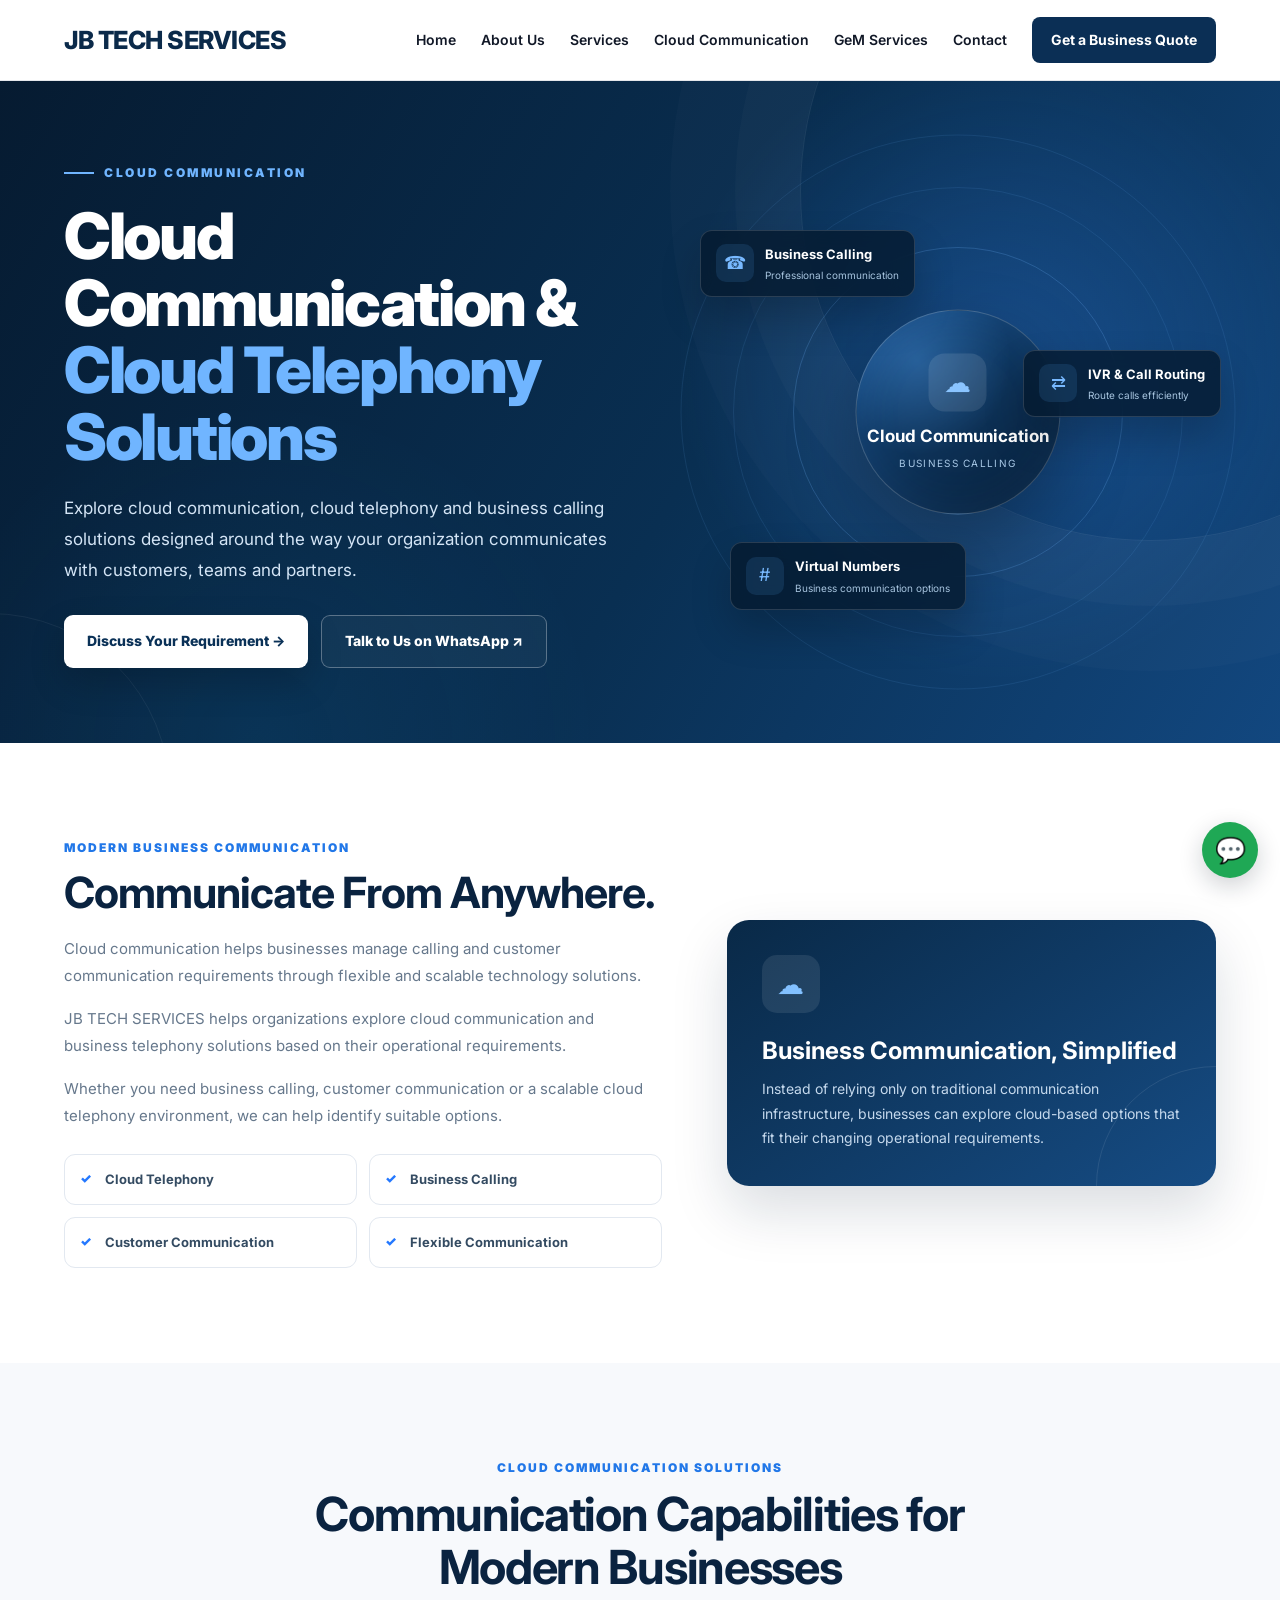
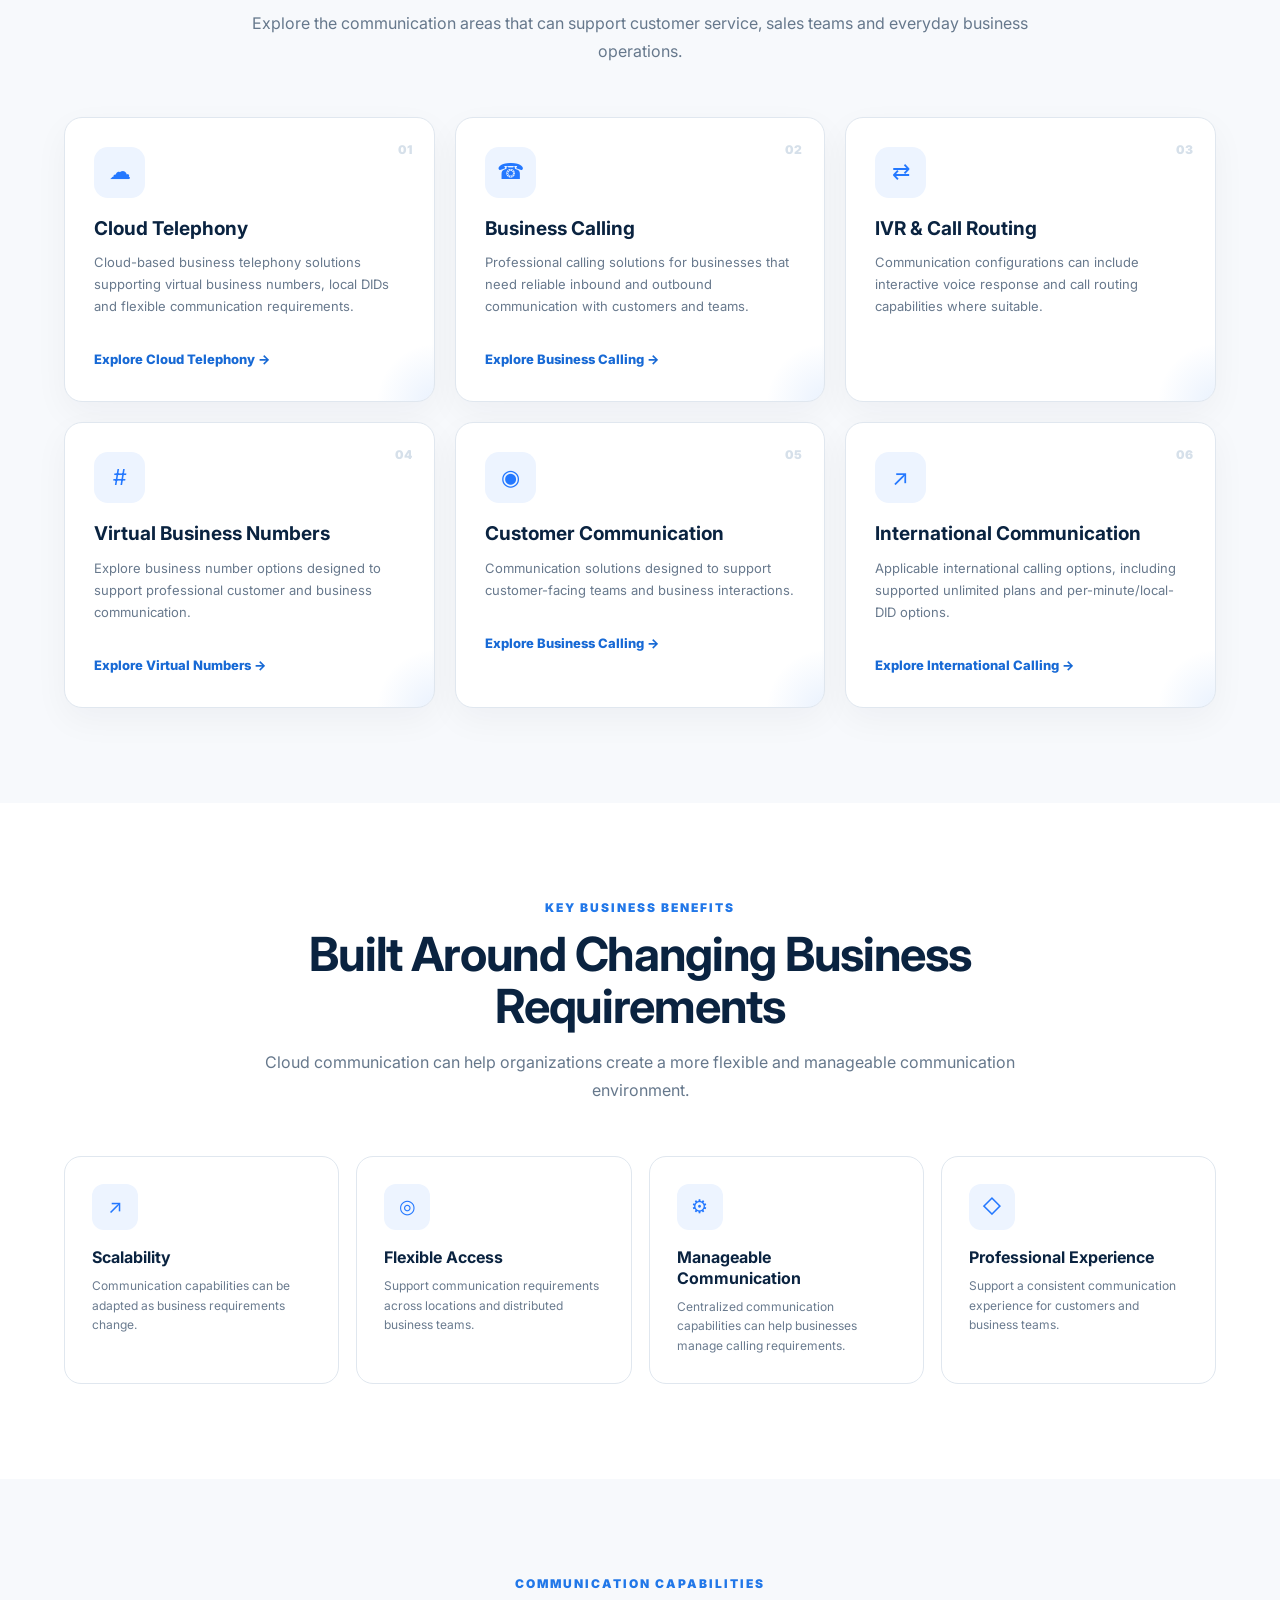
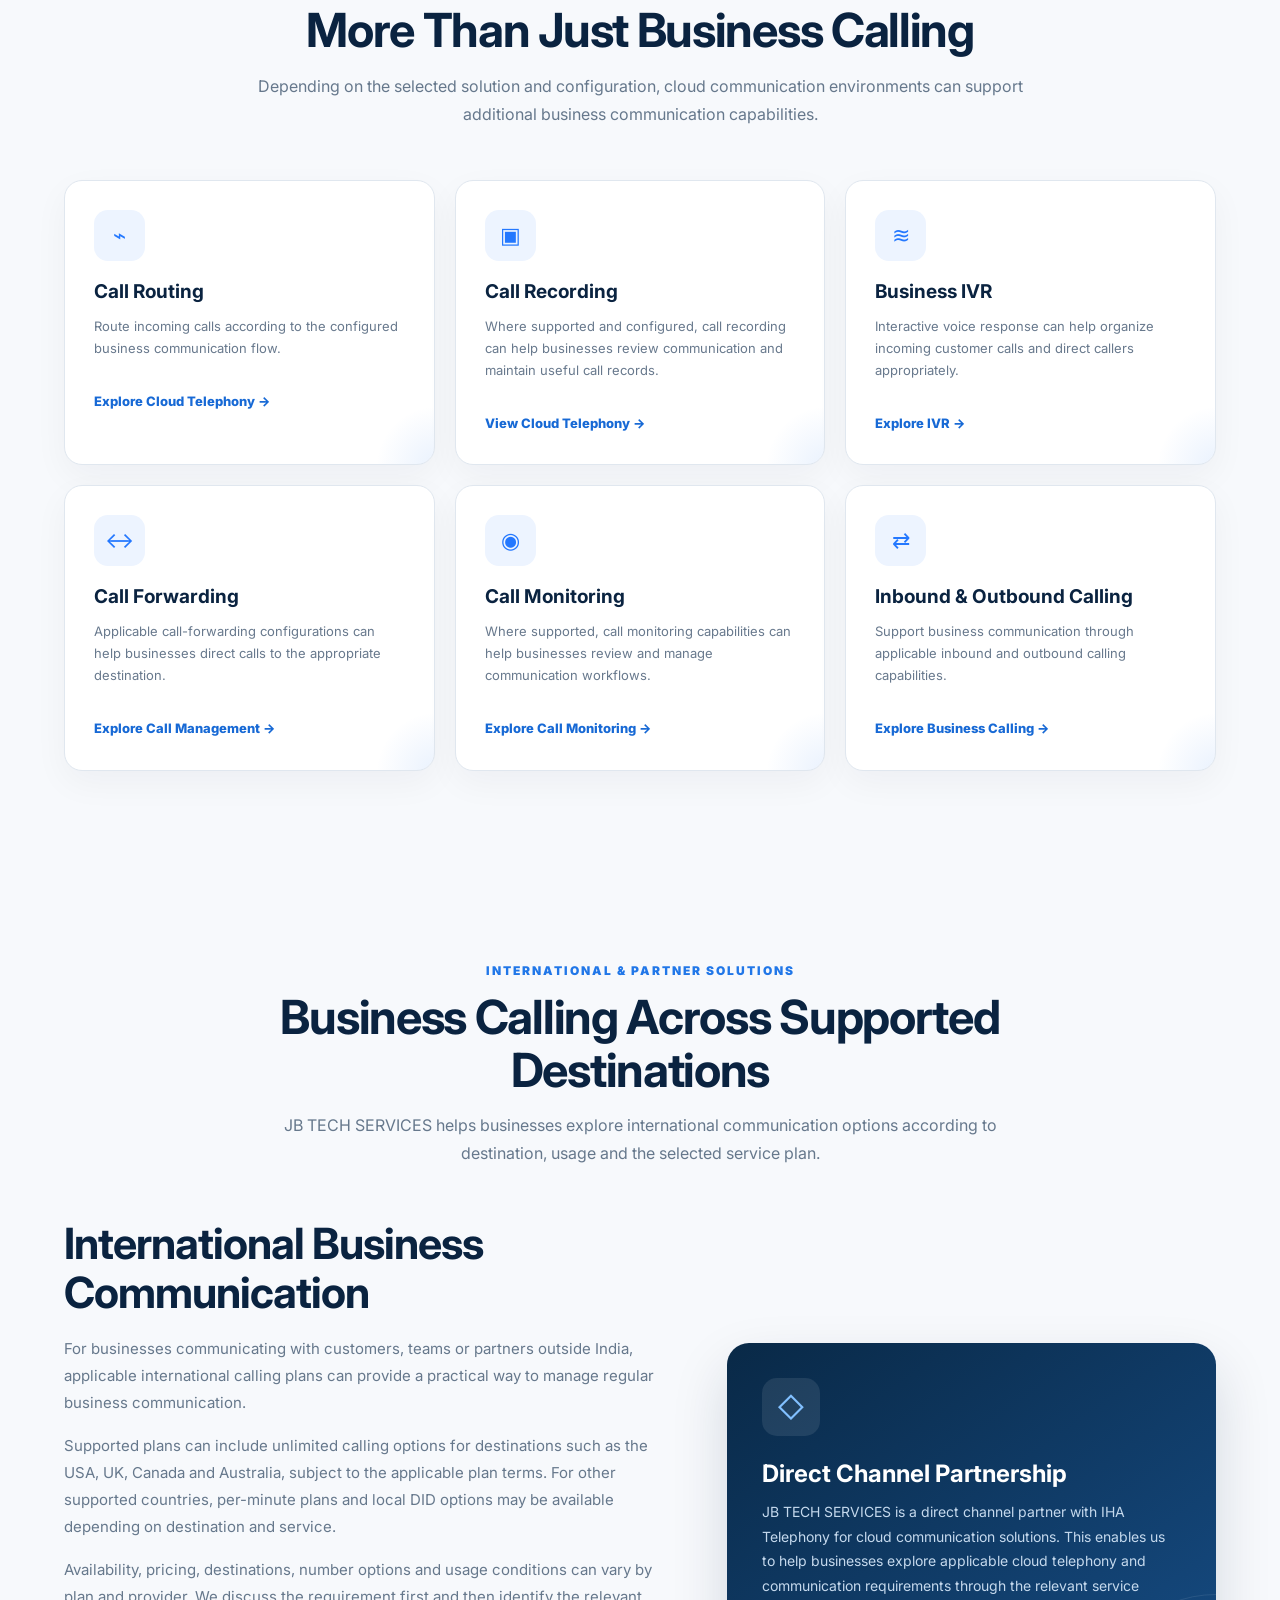
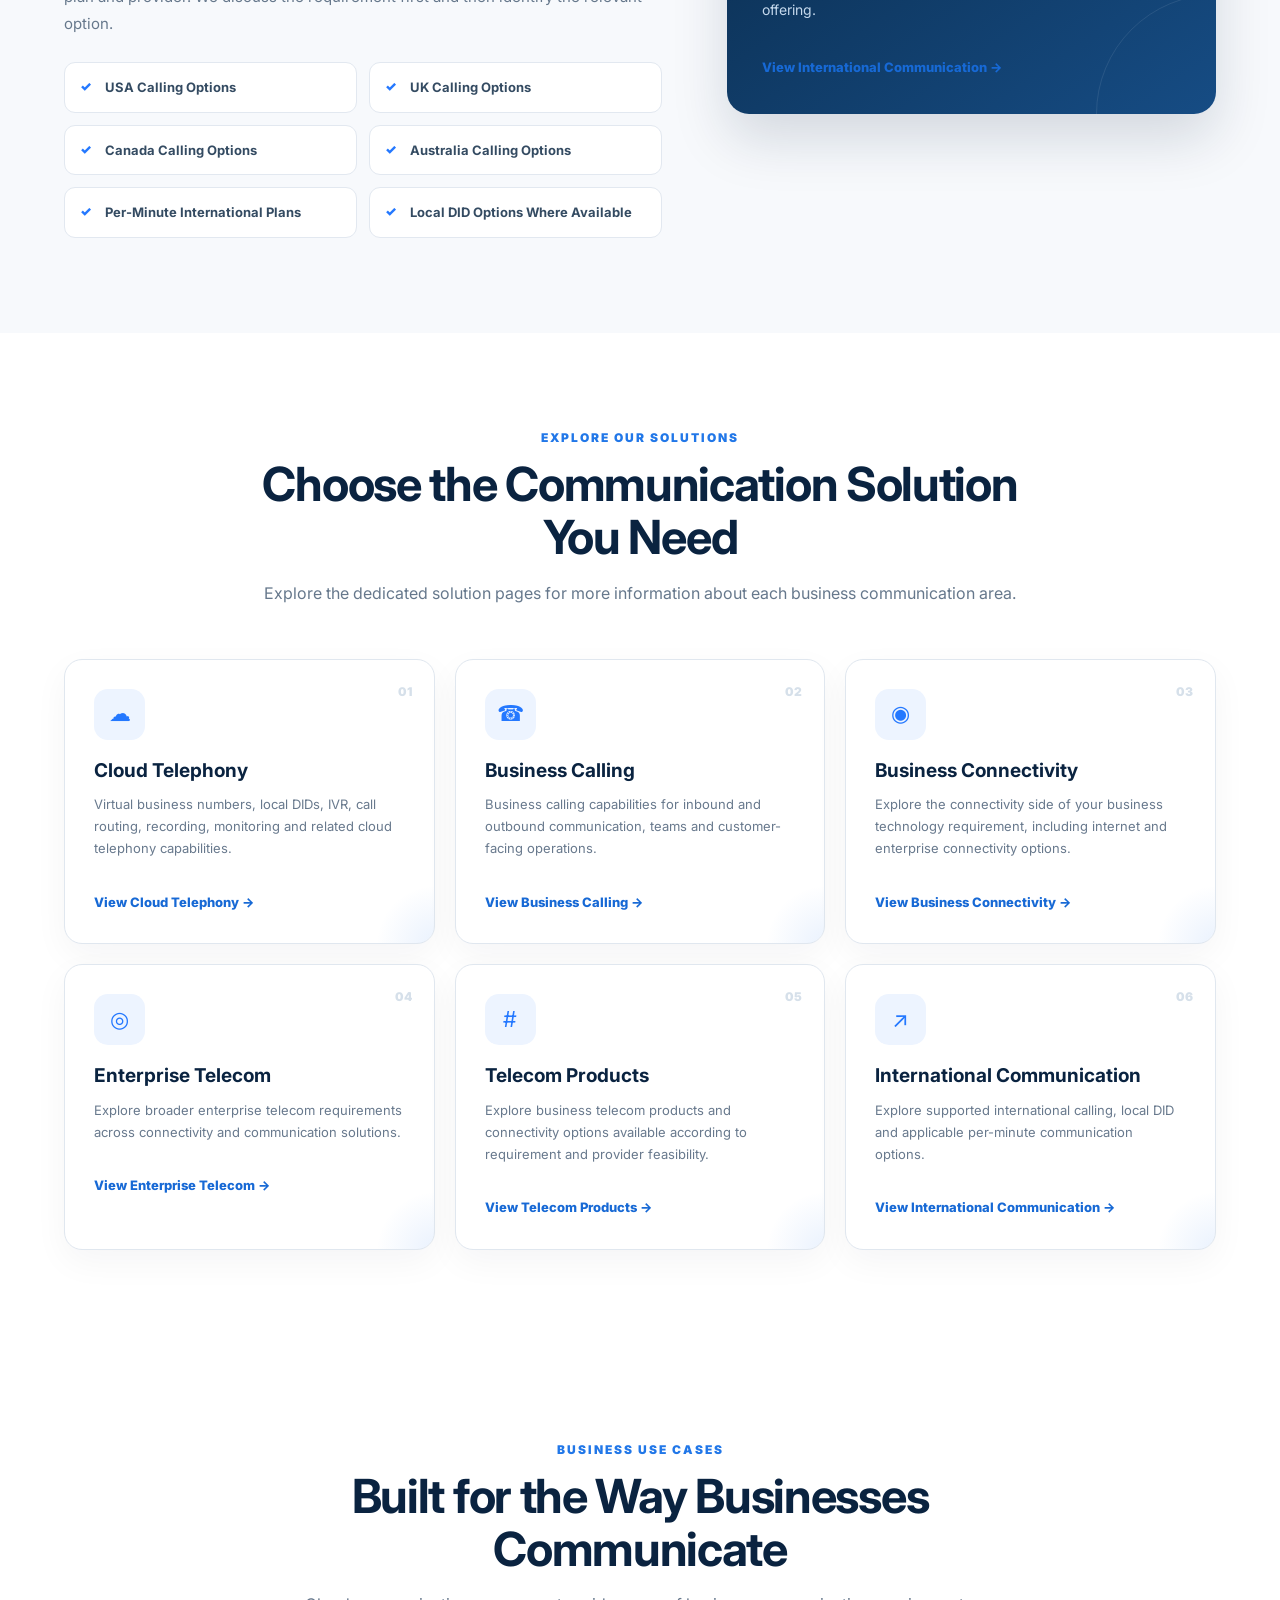
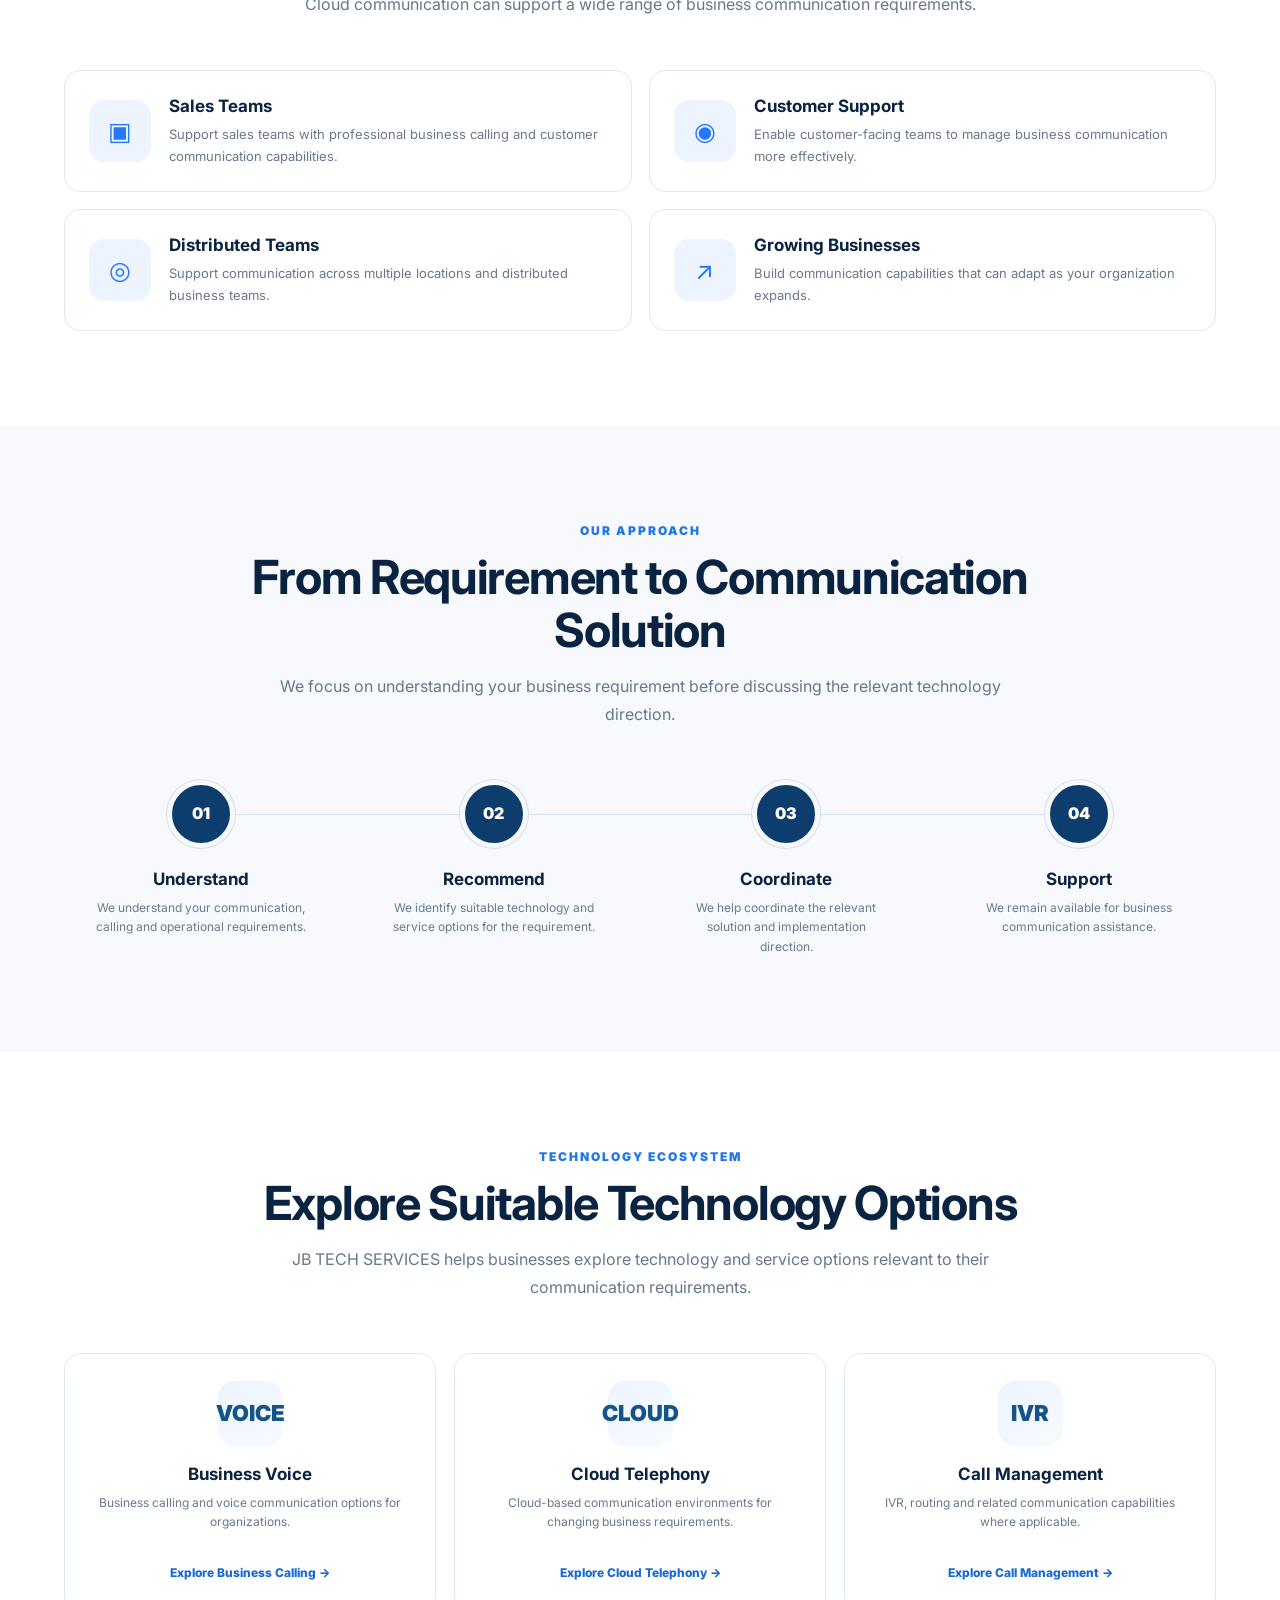
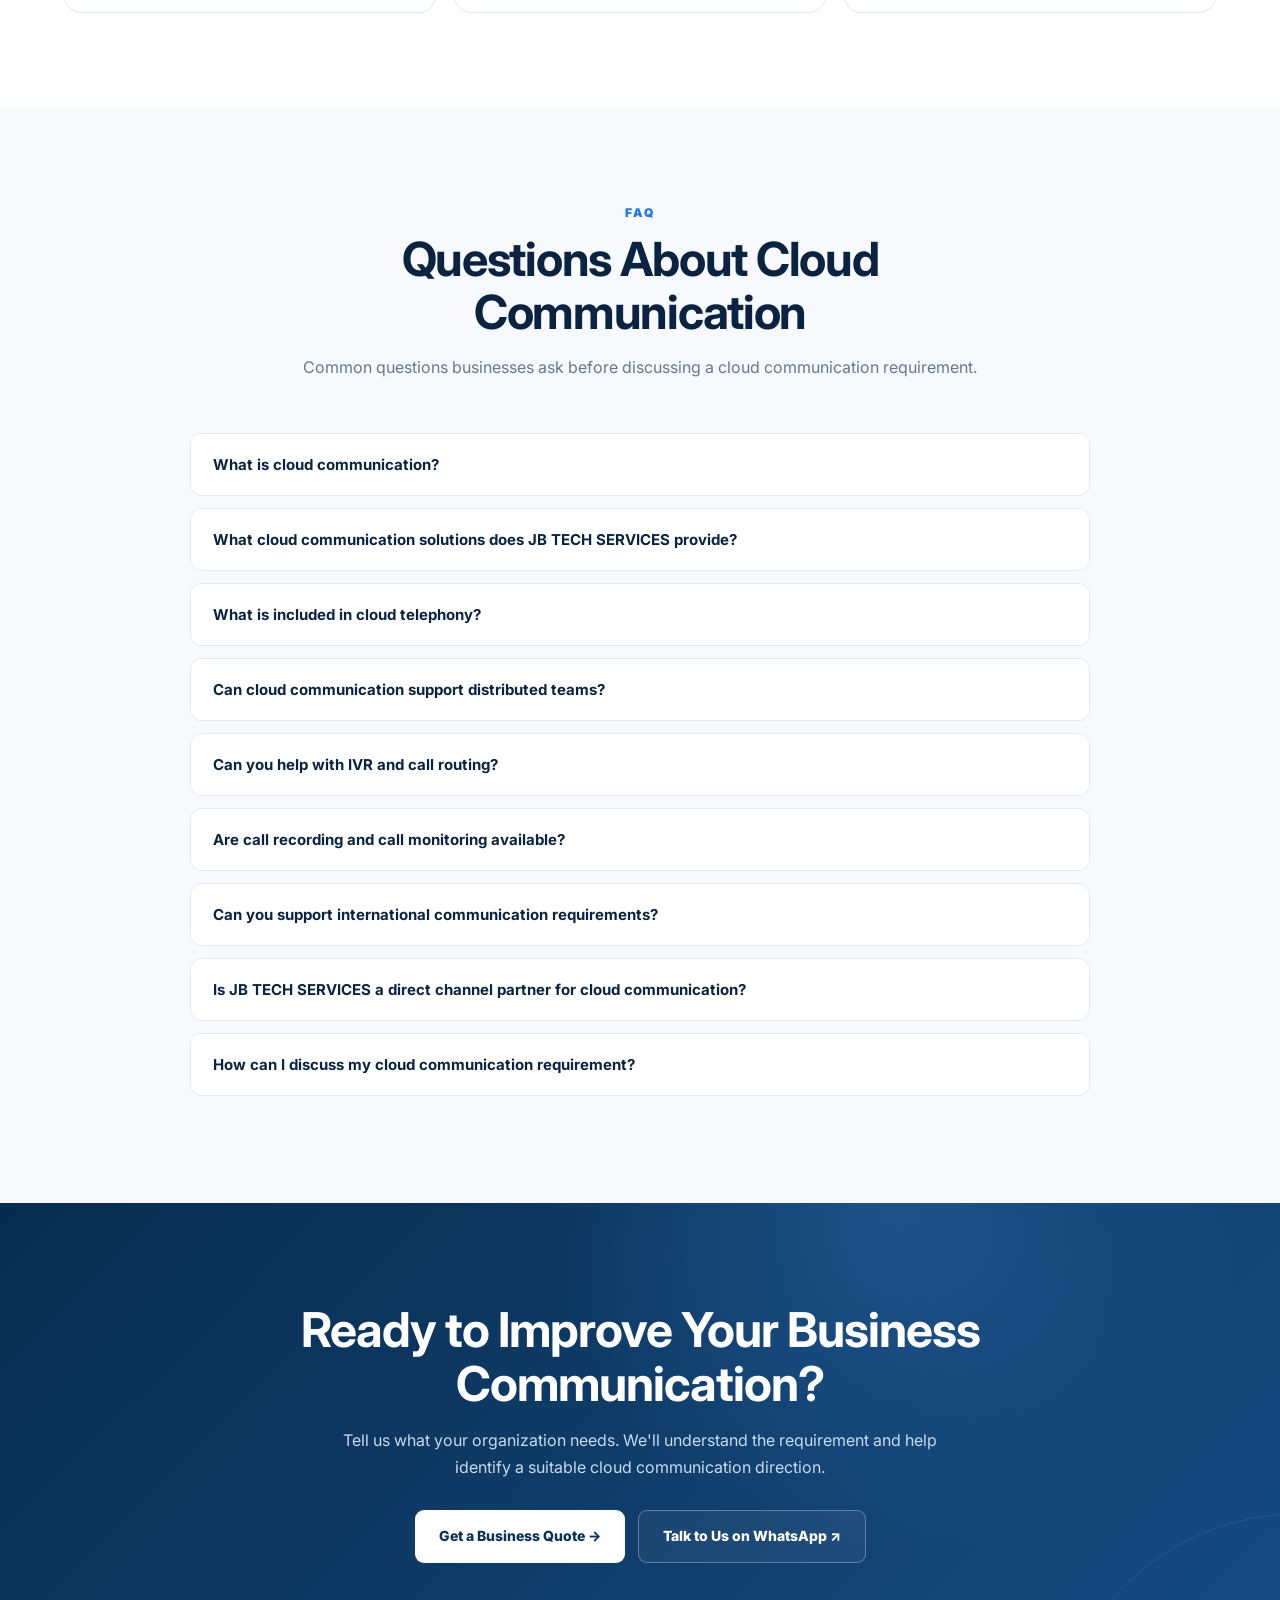
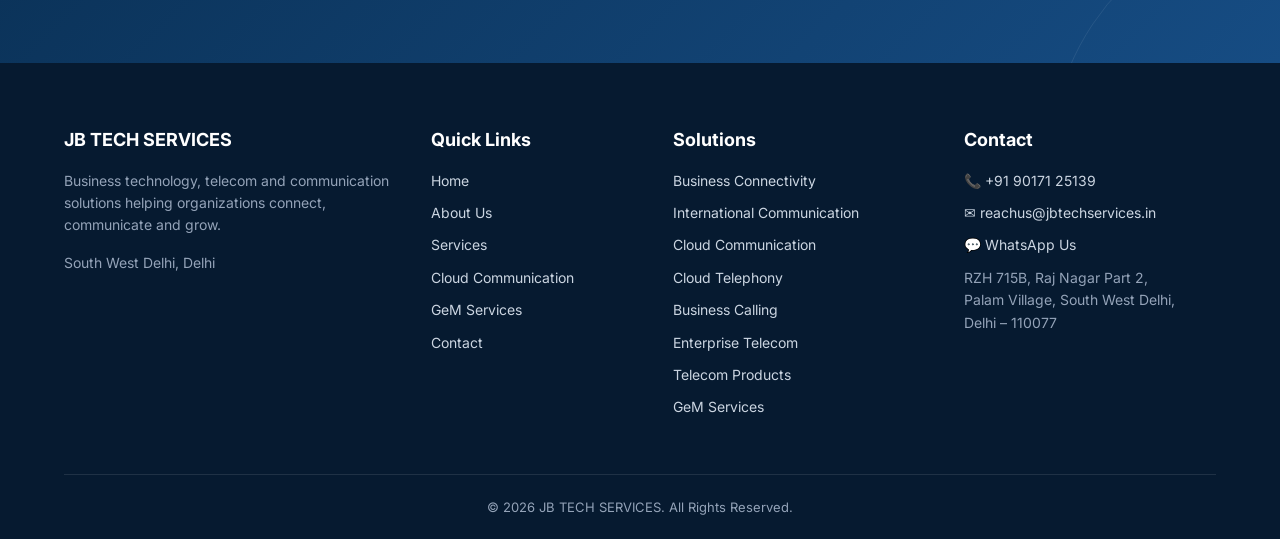
<file: cloud-communication.html>
<!DOCTYPE html>
<html lang="en">

<head>

    <meta charset="UTF-8">

    <meta name="viewport"
          content="width=device-width, initial-scale=1.0">

    <link rel="icon"
          type="image/svg+xml"
          href="favicon.svg">

    <title>
        Cloud Communication & Cloud Telephony Services | JB TECH SERVICES
    </title>

    <meta name="description"
          content="Cloud communication and cloud telephony solutions from JB TECH SERVICES, including virtual business numbers, local DIDs, IVR, call routing, call forwarding, recording, monitoring and international calling options.">

    <meta name="author"
          content="JB TECH SERVICES">

    <meta name="robots"
          content="index, follow">

    <link rel="canonical"
          href="https://jbtechservices.in/cloud-communication.html">


    <!-- OPEN GRAPH -->

    <meta property="og:title"
          content="Cloud Communication & Cloud Telephony Services | JB TECH SERVICES">

    <meta property="og:description"
          content="Business cloud communication, cloud telephony and calling solutions from JB TECH SERVICES, with virtual numbers, IVR, call routing and applicable international communication options.">

    <meta property="og:type"
          content="website">

    <meta property="og:url"
          content="https://jbtechservices.in/cloud-communication.html">

    <meta property="og:site_name"
          content="JB TECH SERVICES">

    <meta name="theme-color"
          content="#0a2d4f">


    <!-- STRUCTURED DATA -->

    <script type="application/ld+json">
    {
        "@context": "https://schema.org",
        "@type": "WebPage",
        "name": "Cloud Communication & Cloud Telephony Services | JB TECH SERVICES",
        "url": "https://jbtechservices.in/cloud-communication.html",
        "description": "Cloud communication, cloud telephony, business calling and customer communication solutions from JB TECH SERVICES."
    }
    </script>


    <link rel="stylesheet"
          href="style.css">


    <!-- =====================================================
         CLOUD COMMUNICATION PAGE DESIGN
    ====================================================== -->

    <style>

        /* =====================================================
           BASE
        ====================================================== */

        .cloud-page {
            overflow-x: hidden;
        }

        .cloud-page *,
        .cloud-page *::before,
        .cloud-page *::after {
            box-sizing: border-box;
        }


        /* =====================================================
           HERO
        ====================================================== */

        .cloud-hero {
            position: relative;
            overflow: hidden;

            min-height: 610px;

            display: flex;
            align-items: center;

            background:
                radial-gradient(
                    circle at 78% 42%,
                    rgba(57,139,255,0.25),
                    transparent 30%
                ),
                radial-gradient(
                    circle at 20% 100%,
                    rgba(28,177,255,0.08),
                    transparent 28%
                ),
                linear-gradient(
                    120deg,
                    #061b31 0%,
                    #092f52 55%,
                    #12477f 100%
                );

            color: #ffffff;
        }


        .cloud-hero::before {
            content: "";

            position: absolute;

            width: 700px;
            height: 700px;

            right: -220px;
            top: -240px;

            border:
                1px solid rgba(255,255,255,0.08);

            border-radius: 50%;

            box-shadow:
                0 0 0 65px rgba(255,255,255,0.018),
                0 0 0 130px rgba(255,255,255,0.014);

            pointer-events: none;
        }


        .cloud-hero::after {
            content: "";

            position: absolute;

            width: 360px;
            height: 360px;

            left: -190px;
            bottom: -230px;

            border:
                1px solid rgba(255,255,255,0.06);

            border-radius: 50%;
        }


        .cloud-hero .container {
            position: relative;
            z-index: 3;
        }


        .cloud-hero-grid {
            display: grid;

            grid-template-columns:
                minmax(0, 1.05fr)
                minmax(400px, 0.95fr);

            gap: 65px;

            align-items: center;
        }


        .cloud-hero-content {
            padding: 75px 0;
        }


        .cloud-kicker {
            display: inline-flex;
            align-items: center;
            gap: 10px;

            margin-bottom: 19px;

            color: #70b5ff;

            font-size: 12px;
            font-weight: 900;

            letter-spacing: 2.5px;

            text-transform: uppercase;
        }


        .cloud-kicker::before {
            content: "";

            width: 30px;
            height: 2px;

            background: #70b5ff;
        }


        .cloud-hero h1 {
            margin: 0 0 23px;

            color: #ffffff;

            font-size:
                clamp(42px, 5vw, 67px);

            line-height: 1.05;

            letter-spacing: -2.3px;

            font-weight: 850;
        }


        .cloud-hero h1 span {
            color: #70b5ff;
        }


        .cloud-hero-text {
            max-width: 650px;

            margin: 0 0 30px;

            color: #d4e5f6;

            font-size: 17px;

            line-height: 1.8;
        }


        .cloud-hero-buttons {
            display: flex;

            flex-wrap: wrap;

            gap: 13px;
        }


        .cloud-btn-primary,
        .cloud-btn-outline {
            min-height: 53px;

            padding: 0 23px;

            display: inline-flex;

            align-items: center;
            justify-content: center;

            border-radius: 9px;

            text-decoration: none;

            font-size: 14px;
            font-weight: 800;

            transition:
                transform 0.25s ease,
                box-shadow 0.25s ease,
                background 0.25s ease;
        }


        .cloud-btn-primary {
            background: #ffffff;

            color: #0a3157 !important;

            box-shadow:
                0 15px 35px rgba(0,0,0,0.18);
        }


        .cloud-btn-primary:hover {
            transform: translateY(-3px);

            box-shadow:
                0 20px 42px rgba(0,0,0,0.25);
        }


        .cloud-btn-outline {
            border:
                1px solid rgba(255,255,255,0.30);

            background:
                rgba(255,255,255,0.04);

            color: #ffffff !important;
        }


        .cloud-btn-outline:hover {
            transform: translateY(-3px);

            background:
                rgba(255,255,255,0.10);
        }


        /* =====================================================
           HERO VISUAL
        ====================================================== */

        .cloud-visual {
            position: relative;

            min-height: 455px;
        }


        .cloud-orbit {
            position: absolute;

            left: 50%;
            top: 50%;

            transform:
                translate(-50%, -50%);

            width: 330px;
            height: 330px;

            border:
                1px solid rgba(114,180,255,0.22);

            border-radius: 50%;
        }


        .cloud-orbit::before,
        .cloud-orbit::after {
            content: "";

            position: absolute;

            left: 50%;
            top: 50%;

            transform:
                translate(-50%, -50%);

            border:
                1px solid rgba(114,180,255,0.11);

            border-radius: 50%;
        }


        .cloud-orbit::before {
            width: 450px;
            height: 450px;
        }


        .cloud-orbit::after {
            width: 555px;
            height: 555px;
        }


        .cloud-core {
            position: absolute;

            left: 50%;
            top: 50%;

            transform:
                translate(-50%, -50%);

            width: 205px;
            height: 205px;

            display: flex;

            flex-direction: column;

            align-items: center;
            justify-content: center;

            text-align: center;

            border:
                1px solid rgba(255,255,255,0.20);

            border-radius: 50%;

            background:
                radial-gradient(
                    circle at 30% 25%,
                    rgba(95,174,255,0.30),
                    transparent 45%
                ),
                linear-gradient(
                    145deg,
                    #144a82,
                    #071d34
                );

            box-shadow:
                0 30px 70px rgba(0,0,0,0.28),
                inset 0 0 45px rgba(77,154,255,0.10);

            z-index: 3;

            animation:
                cloudCoreFloat 5s ease-in-out infinite;
        }


        @keyframes cloudCoreFloat {

            0%,
            100% {
                transform:
                    translate(-50%, -50%)
                    translateY(0);
            }

            50% {
                transform:
                    translate(-50%, -50%)
                    translateY(-8px);
            }
        }


        .cloud-core-icon {
            width: 58px;
            height: 58px;

            display: flex;
            align-items: center;
            justify-content: center;

            margin-bottom: 11px;

            border-radius: 16px;

            background:
                rgba(255,255,255,0.10);

            color: #8ac4ff;

            font-size: 27px;
        }


        .cloud-core strong {
            color: #ffffff;

            font-size: 17px;
        }


        .cloud-core span {
            margin-top: 5px;

            color: #a9c9e7;

            font-size: 10px;

            letter-spacing: 1.3px;

            text-transform: uppercase;
        }


        .cloud-floating-card {
            position: absolute;

            z-index: 5;

            display: flex;

            align-items: center;

            gap: 11px;

            min-width: 195px;

            padding: 13px 15px;

            border:
                1px solid rgba(255,255,255,0.14);

            border-radius: 12px;

            background:
                rgba(5,25,46,0.78);

            backdrop-filter: blur(12px);

            box-shadow:
                0 20px 40px rgba(0,0,0,0.20);

            animation:
                cloudFloat 4.5s ease-in-out infinite;
        }


        .cloud-floating-icon {
            width: 38px;
            height: 38px;

            flex: 0 0 38px;

            display: flex;
            align-items: center;
            justify-content: center;

            border-radius: 10px;

            background:
                rgba(90,166,255,0.13);

            color: #78b9ff;

            font-size: 18px;
        }


        .cloud-floating-card strong {
            display: block;

            color: #ffffff;

            font-size: 13px;
        }


        .cloud-floating-card small {
            display: block;

            margin-top: 3px;

            color: #a8c5df;

            font-size: 10px;
        }


        .cloud-float-one {
            left: 0;
            top: 45px;

            animation-delay: -0.7s;
        }


        .cloud-float-two {
            right: -5px;
            top: 165px;

            animation-delay: -2s;
        }


        .cloud-float-three {
            left: 30px;
            bottom: 30px;

            animation-delay: -3.1s;
        }


        @keyframes cloudFloat {

            0%,
            100% {
                transform: translateY(0);
            }

            50% {
                transform: translateY(-9px);
            }
        }


        /* =====================================================
           INTRO
        ====================================================== */

        .cloud-section {
            padding: 95px 0;
        }


        .cloud-section-soft {
            background: #f7f9fc;
        }


        .cloud-section-white {
            background: #ffffff;
        }


        .cloud-section-heading {
            max-width: 790px;

            margin:
                0 auto 52px;

            text-align: center;
        }


        .cloud-section-label {
            display: block;

            margin-bottom: 11px;

            color: #2177e8;

            font-size: 12px;
            font-weight: 900;

            letter-spacing: 2px;

            text-transform: uppercase;
        }


        .cloud-section-heading h2 {
            margin: 0 0 15px;

            color: #0a2340;

            font-size:
                clamp(31px, 4vw, 47px);

            line-height: 1.12;

            letter-spacing: -1.3px;
        }


        .cloud-section-heading p {
            margin: 0;

            color: #66788c;

            font-size: 16px;

            line-height: 1.75;
        }


        .cloud-intro-grid {
            display: grid;

            grid-template-columns:
                minmax(0, 1.1fr)
                minmax(340px, 0.9fr);

            gap: 65px;

            align-items: center;
        }


        .cloud-intro-copy h2 {
            margin: 0 0 19px;

            color: #0a2340;

            font-size:
                clamp(30px, 3.5vw, 43px);

            line-height: 1.12;

            letter-spacing: -1px;
        }


        .cloud-intro-copy p {
            margin: 0 0 16px;

            color: #66788c;

            font-size: 15px;

            line-height: 1.8;
        }


        .cloud-intro-list {
            display: grid;

            grid-template-columns:
                repeat(2, 1fr);

            gap: 12px;

            margin-top: 25px;

            padding: 0;

            list-style: none;
        }


        .cloud-intro-list li {
            position: relative;

            padding: 14px 15px 14px 40px;

            border:
                1px solid #e2e8f0;

            border-radius: 11px;

            background: #ffffff;

            color: #344b62;

            font-size: 13px;

            font-weight: 700;
        }


        .cloud-intro-list li::before {
            content: "✓";

            position: absolute;

            left: 15px;
            top: 13px;

            color: #2478ff;

            font-weight: 900;
        }


        .cloud-intro-panel {
            position: relative;

            padding: 35px;

            overflow: hidden;

            border-radius: 22px;

            background:
                linear-gradient(
                    145deg,
                    #092947,
                    #164c84
                );

            box-shadow:
                0 25px 55px rgba(15,35,60,0.15);
        }


        .cloud-intro-panel::after {
            content: "";

            position: absolute;

            width: 240px;
            height: 240px;

            right: -120px;
            bottom: -120px;

            border:
                1px solid rgba(255,255,255,0.09);

            border-radius: 50%;
        }


        .cloud-intro-panel-icon {
            width: 58px;
            height: 58px;

            margin-bottom: 22px;

            display: flex;
            align-items: center;
            justify-content: center;

            border-radius: 15px;

            background:
                rgba(255,255,255,0.09);

            color: #82c0ff;

            font-size: 27px;
        }


        .cloud-intro-panel h3 {
            position: relative;
            z-index: 2;

            margin: 0 0 11px;

            color: #ffffff;

            font-size: 24px;
        }


        .cloud-intro-panel p {
            position: relative;
            z-index: 2;

            margin: 0;

            color: #c5d9ed;

            font-size: 14px;

            line-height: 1.75;
        }


        /* =====================================================
           SOLUTION CARDS
        ====================================================== */

        .cloud-card-grid {
            display: grid;

            grid-template-columns:
                repeat(3, 1fr);

            gap: 20px;
        }


        .cloud-card {
            position: relative;

            min-height: 285px;

            padding: 29px;

            overflow: hidden;

            border:
                1px solid #e0e7ef;

            border-radius: 18px;

            background: #ffffff;

            box-shadow:
                0 12px 35px rgba(15,23,42,0.045);

            transition:
                transform 0.3s ease,
                box-shadow 0.3s ease,
                border-color 0.3s ease;
        }


        .cloud-card:hover {
            transform: translateY(-7px);

            border-color: #c2daf8;

            box-shadow:
                0 24px 48px rgba(15,35,60,0.10);
        }


        .cloud-card::after {
            content: "";

            position: absolute;

            width: 125px;
            height: 125px;

            right: -65px;
            bottom: -65px;

            border-radius: 50%;

            background:
                radial-gradient(
                    circle,
                    rgba(38,121,239,0.10),
                    transparent 68%
                );
        }


        .cloud-card-icon {
            width: 51px;
            height: 51px;

            margin-bottom: 19px;

            display: flex;
            align-items: center;
            justify-content: center;

            border-radius: 14px;

            background: #edf4ff;

            color: #2478ff;

            font-size: 22px;
        }


        .cloud-card h3 {
            margin: 0 0 10px;

            color: #0a2340;

            font-size: 19px;
        }


        .cloud-card p {
            margin: 0 0 15px;

            color: #68798d;

            font-size: 13px;

            line-height: 1.7;
        }


        .cloud-card .text-link,
        .cloud-intro-panel .text-link {
            position: relative;
            z-index: 3;

            display: inline-block;

            color: #1769d5;

            font-size: 13px;

            font-weight: 800;

            text-decoration: none;
        }


        .cloud-card .text-link:hover,
        .cloud-intro-panel .text-link:hover {
            text-decoration: underline;
        }


        .cloud-card-number {
            position: absolute;

            right: 22px;
            top: 22px;

            color: #d6e0ea;

            font-size: 12px;
            font-weight: 900;
        }


        /* =====================================================
           BUSINESS CAPABILITIES
        ====================================================== */

        .cloud-feature-grid {
            display: grid;

            grid-template-columns:
                repeat(4, 1fr);

            gap: 17px;
        }


        .cloud-feature {
            padding: 27px;

            border:
                1px solid #e0e7ef;

            border-radius: 17px;

            background: #ffffff;

            transition:
                transform 0.3s ease,
                box-shadow 0.3s ease;
        }


        .cloud-feature:hover {
            transform: translateY(-6px);

            box-shadow:
                0 20px 40px rgba(15,23,42,0.08);
        }


        .cloud-feature-icon {
            width: 46px;
            height: 46px;

            margin-bottom: 17px;

            display: flex;
            align-items: center;
            justify-content: center;

            border-radius: 12px;

            background: #edf4ff;

            color: #2478ff;

            font-size: 19px;
        }


        .cloud-feature h3 {
            margin: 0 0 8px;

            color: #0a2340;

            font-size: 16px;
        }


        .cloud-feature p {
            margin: 0;

            color: #6a7b8f;

            font-size: 12px;

            line-height: 1.65;
        }


        /* =====================================================
           USE CASES
        ====================================================== */

        .cloud-use-grid {
            display: grid;

            grid-template-columns:
                repeat(2, 1fr);

            gap: 17px;
        }


        .cloud-use-card {
            display: grid;

            grid-template-columns:
                62px 1fr;

            gap: 18px;

            align-items: center;

            padding: 24px;

            border:
                1px solid #e0e7ef;

            border-radius: 16px;

            background: #ffffff;

            transition:
                transform 0.25s ease,
                box-shadow 0.25s ease;
        }


        .cloud-use-card:hover {
            transform: translateY(-5px);

            box-shadow:
                0 18px 35px rgba(15,23,42,0.07);
        }


        .cloud-use-icon {
            width: 62px;
            height: 62px;

            display: flex;
            align-items: center;
            justify-content: center;

            border-radius: 15px;

            background: #edf4ff;

            color: #2478ff;

            font-size: 25px;
        }


        .cloud-use-card h3 {
            margin: 0 0 7px;

            color: #0a2340;

            font-size: 17px;
        }


        .cloud-use-card p {
            margin: 0;

            color: #68798d;

            font-size: 13px;

            line-height: 1.65;
        }


        /* =====================================================
           HOW IT WORKS
        ====================================================== */

        .cloud-process {
            position: relative;

            display: grid;

            grid-template-columns:
                repeat(4, 1fr);

            gap: 18px;
        }


        .cloud-process::before {
            content: "";

            position: absolute;

            left: 12%;
            right: 12%;

            top: 34px;

            height: 1px;

            background: #d7e1eb;
        }


        .cloud-process-card {
            position: relative;

            z-index: 2;

            text-align: center;
        }


        .cloud-process-number {
            width: 68px;
            height: 68px;

            margin: 0 auto 20px;

            display: flex;
            align-items: center;
            justify-content: center;

            border:
                5px solid #f7f9fc;

            border-radius: 50%;

            background: #0c3d6c;

            color: #ffffff;

            font-size: 16px;

            font-weight: 900;

            box-shadow:
                0 0 0 1px #d4dfeb;
        }


        .cloud-process-card h3 {
            margin: 0 0 8px;

            color: #0a2340;

            font-size: 17px;
        }


        .cloud-process-card p {
            max-width: 210px;

            margin: 0 auto;

            color: #6a7b8f;

            font-size: 12px;

            line-height: 1.65;
        }


        /* =====================================================
           TECHNOLOGY ECOSYSTEM
        ====================================================== */

        .cloud-ecosystem {
            display: grid;

            grid-template-columns:
                repeat(3, 1fr);

            gap: 18px;
        }


        .cloud-ecosystem-card {
            padding: 27px;

            border:
                1px solid #dfe7ef;

            border-radius: 17px;

            background: #ffffff;

            text-align: center;

            transition:
                transform 0.3s ease,
                box-shadow 0.3s ease;
        }


        .cloud-ecosystem-card:hover {
            transform: translateY(-6px);

            box-shadow:
                0 20px 40px rgba(15,23,42,0.08);
        }


        .cloud-ecosystem-mark {
            width: 65px;
            height: 65px;

            margin: 0 auto 17px;

            display: flex;
            align-items: center;
            justify-content: center;

            border-radius: 17px;

            background:
                linear-gradient(
                    145deg,
                    #edf4ff,
                    #f7fbff
                );

            color: #14548b;

            font-size: 22px;
            font-weight: 900;
        }


        .cloud-ecosystem-card h3 {
            margin: 0 0 8px;

            color: #0a2340;

            font-size: 17px;
        }


        .cloud-ecosystem-card p {
            margin: 0 0 15px;

            color: #68798d;

            font-size: 12px;

            line-height: 1.6;
        }


        .cloud-ecosystem-card .text-link {
            color: #1769d5;

            font-size: 12px;

            font-weight: 800;

            text-decoration: none;
        }


        .cloud-ecosystem-card .text-link:hover {
            text-decoration: underline;
        }


        /* =====================================================
           FAQ
        ====================================================== */

        .cloud-faq-section {
            background: #f7f9fc;
        }


        .cloud-faq-list {
            max-width: 900px;

            margin: 0 auto;
        }


        .cloud-faq-item {
            margin-bottom: 12px;

            overflow: hidden;

            border:
                1px solid #e0e7ef;

            border-radius: 12px;

            background: #ffffff;
        }


        .cloud-faq-question {
            width: 100%;

            padding: 20px 22px;

            display: flex;

            align-items: center;
            justify-content: space-between;

            gap: 20px;

            border: 0;

            background: #ffffff;

            color: #0a2340;

            font-size: 15px;

            font-weight: 800;

            text-align: left;

            cursor: pointer;
        }


        .cloud-faq-question:hover {
            background: #f9fbff;
        }


        .cloud-faq-question strong {
            display: block !important;

            color: #0a2340;

            font-size: 15px;
        }


        .cloud-faq-chevron {
            display: flex !important;

            flex: 0 0 25px;

            width: 25px;
            height: 25px;

            align-items: center;
            justify-content: center;

            color: #2478ff;

            font-size: 21px;

            transition:
                transform 0.25s ease;
        }


        .cloud-faq-question[aria-expanded="true"]
        .cloud-faq-chevron {
            transform: rotate(180deg);
        }


        .cloud-faq-question::after {
            content: none !important;
            display: none !important;
        }


        .cloud-faq-answer {
            padding: 0 22px 20px;

            color: #68798d;

            font-size: 13px;

            line-height: 1.75;
        }


        .cloud-faq-answer p {
            margin: 0;
        }


        /* =====================================================
           FINAL CTA
        ====================================================== */

        .cloud-final-cta {
            position: relative;

            overflow: hidden;

            padding: 100px 0;

            background:
                radial-gradient(
                    circle at 70% 0%,
                    rgba(86,165,255,0.20),
                    transparent 35%
                ),
                linear-gradient(
                    135deg,
                    #082c4e,
                    #164c83
                );

            text-align: center;

            color: #ffffff;
        }


        .cloud-final-cta::after {
            content: "";

            position: absolute;

            width: 500px;
            height: 500px;

            right: -270px;
            bottom: -350px;

            border:
                1px solid rgba(255,255,255,0.08);

            border-radius: 50%;
        }


        .cloud-final-cta .container {
            position: relative;

            z-index: 2;
        }


        .cloud-final-cta h2 {
            max-width: 780px;

            margin: 0 auto 16px;

            color: #ffffff;

            font-size:
                clamp(32px, 4vw, 48px);

            line-height: 1.12;

            letter-spacing: -1px;
        }


        .cloud-final-cta p {
            max-width: 650px;

            margin: 0 auto;

            color: #c8dbed;

            font-size: 16px;

            line-height: 1.7;
        }


        .cloud-final-buttons {
            display: flex;

            justify-content: center;

            flex-wrap: wrap;

            gap: 13px;

            margin-top: 29px;
        }


        .cloud-white-btn,
        .cloud-whatsapp-btn {
            min-height: 53px;

            padding: 0 24px;

            display: inline-flex;

            align-items: center;
            justify-content: center;

            border-radius: 9px;

            text-decoration: none;

            font-size: 14px;

            font-weight: 800;
        }


        .cloud-white-btn {
            background: #ffffff;

            color: #0a3157 !important;
        }


        .cloud-whatsapp-btn {
            border:
                1px solid rgba(255,255,255,0.30);

            background:
                rgba(255,255,255,0.05);

            color: #ffffff !important;
        }


        /* =====================================================
           RESPONSIVE
        ====================================================== */

        @media (max-width: 1050px) {

            .cloud-hero-grid {
                grid-template-columns: 1fr;
            }

            .cloud-hero-content {
                text-align: center;

                max-width: 780px;

                margin: 0 auto;
            }

            .cloud-kicker {
                justify-content: center;
            }

            .cloud-hero-text {
                margin-left: auto;
                margin-right: auto;
            }

            .cloud-hero-buttons {
                justify-content: center;
            }

            .cloud-visual {
                max-width: 620px;

                width: 100%;

                margin: 0 auto;
            }

            .cloud-feature-grid {
                grid-template-columns:
                    repeat(2, 1fr);
            }

            .cloud-ecosystem {
                grid-template-columns:
                    repeat(2, 1fr);
            }

        }


        @media (max-width: 850px) {

            .cloud-intro-grid {
                grid-template-columns: 1fr;

                gap: 45px;
            }

            .cloud-card-grid {
                grid-template-columns:
                    repeat(2, 1fr);
            }

            .cloud-process {
                grid-template-columns:
                    repeat(2, 1fr);

                gap: 40px;
            }

            .cloud-process::before {
                display: none;
            }

        }


        @media (max-width: 650px) {

            .cloud-hero {
                min-height: 700px;
            }

            .cloud-hero-content {
                padding: 60px 0 20px;
            }

            .cloud-hero h1 {
                font-size: 41px;

                letter-spacing: -1.5px;
            }

            .cloud-hero-text {
                font-size: 15px;
            }

            .cloud-hero-buttons {
                flex-direction: column;

                align-items: stretch;
            }

            .cloud-hero-buttons a {
                width: 100%;
            }

            .cloud-visual {
                min-height: 355px;
            }

            .cloud-orbit {
                width: 245px;
                height: 245px;
            }

            .cloud-orbit::before {
                width: 330px;
                height: 330px;
            }

            .cloud-orbit::after {
                width: 405px;
                height: 405px;
            }

            .cloud-core {
                width: 160px;
                height: 160px;
            }

            .cloud-core-icon {
                width: 45px;
                height: 45px;

                margin-bottom: 8px;

                font-size: 21px;
            }

            .cloud-core strong {
                font-size: 13px;
            }

            .cloud-core span {
                font-size: 8px;
            }

            .cloud-floating-card {
                min-width: 150px;

                padding: 10px;
            }

            .cloud-floating-card strong {
                font-size: 11px;
            }

            .cloud-floating-card small {
                display: none;
            }

            .cloud-floating-icon {
                width: 32px;
                height: 32px;

                flex-basis: 32px;

                font-size: 15px;
            }

            .cloud-float-one {
                left: 0;
                top: 12px;
            }

            .cloud-float-two {
                right: 0;
                top: 112px;
            }

            .cloud-float-three {
                left: 0;
                bottom: 8px;
            }

            .cloud-section {
                padding: 72px 0;
            }

            .cloud-intro-list {
                grid-template-columns: 1fr;
            }

            .cloud-card-grid,
            .cloud-feature-grid,
            .cloud-use-grid,
            .cloud-ecosystem {
                grid-template-columns: 1fr;
            }

            .cloud-process {
                grid-template-columns: 1fr;
            }

            .cloud-use-card {
                grid-template-columns: 52px 1fr;
            }

            .cloud-use-icon {
                width: 52px;
                height: 52px;
            }

            .cloud-final-buttons {
                flex-direction: column;

                align-items: stretch;
            }

            .cloud-final-buttons a {
                width: 100%;
            }

        }


        @media (max-width: 430px) {

            .cloud-hero h1 {
                font-size: 36px;
            }

            .cloud-visual {
                min-height: 320px;
            }

            .cloud-orbit {
                width: 210px;
                height: 210px;
            }

            .cloud-orbit::before {
                width: 280px;
                height: 280px;
            }

            .cloud-orbit::after {
                width: 350px;
                height: 350px;
            }

            .cloud-core {
                width: 140px;
                height: 140px;
            }

            .cloud-floating-card {
                min-width: 135px;
            }

        }


        @media (prefers-reduced-motion: reduce) {

            .cloud-core,
            .cloud-floating-card,
            .cloud-card,
            .cloud-feature,
            .cloud-use-card,
            .cloud-ecosystem-card {
                animation: none;
                transition: none;
            }

        }

    </style>

</head>


<body class="cloud-page">


<!-- =====================================================
     HEADER
====================================================== -->

<header class="navbar">

    <div class="container nav-container">

        <a href="index.html"
           class="logo">

            JB TECH SERVICES

        </a>


        <div class="menu-toggle"
             aria-label="Open navigation menu"
             aria-expanded="false">

            ☰

        </div>


        <nav class="nav-links">

            <a href="index.html">
                Home
            </a>

            <a href="about.html">
                About Us
            </a>

            <a href="services.html">
                Services
            </a>

            <a href="cloud-communication.html">
                Cloud Communication
            </a>

            <a href="gem-services.html">
                GeM Services
            </a>

            <a href="contact.html">
                Contact
            </a>

            <a href="contact.html"
               class="quote-btn">

                Get a Business Quote

            </a>

        </nav>

    </div>

</header>



<!-- =====================================================
     HERO
====================================================== -->

<section class="cloud-hero">

    <div class="container">

        <div class="cloud-hero-grid">


            <div class="cloud-hero-content">

                <span class="cloud-kicker">
                    Cloud Communication
                </span>


                <h1>
                    Cloud Communication &
                    <span>
                        Cloud Telephony Solutions
                    </span>
                </h1>


                <p class="cloud-hero-text">

                    Explore cloud communication, cloud telephony
                    and business calling solutions designed around
                    the way your organization communicates with
                    customers, teams and partners.

                </p>


                <div class="cloud-hero-buttons">

                    <a href="contact.html"
                       class="cloud-btn-primary">

                        Discuss Your Requirement →

                    </a>


                    <a href="https://wa.me/919017125139"
                       target="_blank"
                       rel="noopener noreferrer"
                       class="cloud-btn-outline">

                        Talk to Us on WhatsApp ↗

                    </a>

                </div>

            </div>


            <!-- HERO VISUAL -->

            <div class="cloud-visual">


                <div class="cloud-orbit">
                </div>


                <div class="cloud-core">

                    <div class="cloud-core-icon">
                        ☁
                    </div>

                    <strong>
                        Cloud Communication
                    </strong>

                    <span>
                        Business Calling
                    </span>

                </div>


                <div class="cloud-floating-card cloud-float-one">

                    <div class="cloud-floating-icon">
                        ☎
                    </div>

                    <div>

                        <strong>
                            Business Calling
                        </strong>

                        <small>
                            Professional communication
                        </small>

                    </div>

                </div>


                <div class="cloud-floating-card cloud-float-two">

                    <div class="cloud-floating-icon">
                        ⇄
                    </div>

                    <div>

                        <strong>
                            IVR & Call Routing
                        </strong>

                        <small>
                            Route calls efficiently
                        </small>

                    </div>

                </div>


                <div class="cloud-floating-card cloud-float-three">

                    <div class="cloud-floating-icon">
                        #
                    </div>

                    <div>

                        <strong>
                            Virtual Numbers
                        </strong>

                        <small>
                            Business communication options
                        </small>

                    </div>

                </div>


            </div>

        </div>

    </div>

</section>



<!-- =====================================================
     INTRO
====================================================== -->

<section class="cloud-section cloud-section-white">

    <div class="container">

        <div class="cloud-intro-grid">


            <div class="cloud-intro-copy">

                <span class="cloud-section-label">
                    Modern Business Communication
                </span>


                <h2>
                    Communicate From Anywhere.
                </h2>


                <p>

                    Cloud communication helps businesses manage
                    calling and customer communication requirements
                    through flexible and scalable technology solutions.

                </p>


                <p>

                    JB TECH SERVICES helps organizations explore
                    cloud communication and business telephony
                    solutions based on their operational requirements.

                </p>


                <p>

                    Whether you need business calling, customer
                    communication or a scalable cloud telephony
                    environment, we can help identify suitable options.

                </p>


                <ul class="cloud-intro-list">

                    <li>
                        Cloud Telephony
                    </li>

                    <li>
                        Business Calling
                    </li>

                    <li>
                        Customer Communication
                    </li>

                    <li>
                        Flexible Communication
                    </li>

                </ul>

            </div>


            <div class="cloud-intro-panel">

                <div class="cloud-intro-panel-icon">
                    ☁
                </div>


                <h3>
                    Business Communication, Simplified
                </h3>


                <p>

                    Instead of relying only on traditional
                    communication infrastructure, businesses can
                    explore cloud-based options that fit their
                    changing operational requirements.

                </p>

            </div>


        </div>

    </div>

</section>



<!-- =====================================================
     SOLUTIONS
====================================================== -->

<section class="cloud-section cloud-section-soft">

    <div class="container">


        <div class="cloud-section-heading">

            <span class="cloud-section-label">
                Cloud Communication Solutions
            </span>


            <h2>
                Communication Capabilities for Modern Businesses
            </h2>


            <p>

                Explore the communication areas that can support
                customer service, sales teams and everyday business
                operations.

            </p>

        </div>


        <div class="cloud-card-grid">


            <div class="cloud-card">

                <span class="cloud-card-number">
                    01
                </span>

                <div class="cloud-card-icon">
                    ☁
                </div>

                <h3>
                    Cloud Telephony
                </h3>

                <p>

                    Cloud-based business telephony solutions
                    supporting virtual business numbers, local
                    DIDs and flexible communication requirements.

                </p>

                <a href="cloud-telephony.html"
                   class="text-link">

                    Explore Cloud Telephony →

                </a>

            </div>


            <div class="cloud-card">

                <span class="cloud-card-number">
                    02
                </span>

                <div class="cloud-card-icon">
                    ☎
                </div>

                <h3>
                    Business Calling
                </h3>

                <p>

                    Professional calling solutions for businesses
                    that need reliable inbound and outbound
                    communication with customers and teams.

                </p>

                <a href="business-calling.html"
                   class="text-link">

                    Explore Business Calling →

                </a>

            </div>


            <div class="cloud-card">

                <span class="cloud-card-number">
                    03
                </span>

                <div class="cloud-card-icon">
                    ⇄
                </div>

                <h3>
                    IVR & Call Routing
                </h3>

                <p>

                    Communication configurations can include
                    interactive voice response and call routing
                    capabilities where suitable.

                </p>

            </div>


            <div class="cloud-card">

                <span class="cloud-card-number">
                    04
                </span>

                <div class="cloud-card-icon">
                    #
                </div>

                <h3>
                    Virtual Business Numbers
                </h3>

                <p>

                    Explore business number options designed
                    to support professional customer and
                    business communication.

                </p>

                <a href="cloud-telephony.html"
                   class="text-link">

                    Explore Virtual Numbers →

                </a>

            </div>


            <div class="cloud-card">

                <span class="cloud-card-number">
                    05
                </span>

                <div class="cloud-card-icon">
                    ◉
                </div>

                <h3>
                    Customer Communication
                </h3>

                <p>

                    Communication solutions designed to support
                    customer-facing teams and business interactions.

                </p>

                <a href="business-calling.html"
                   class="text-link">

                    Explore Business Calling →

                </a>

            </div>


            <div class="cloud-card">

                <span class="cloud-card-number">
                    06
                </span>

                <div class="cloud-card-icon">
                    ↗
                </div>

                <h3>
                    International Communication
                </h3>

                <p>

                    Applicable international calling options,
                    including supported unlimited plans and
                    per-minute/local-DID options.

                </p>

                <a href="international-communication.html"
                   class="text-link">

                    Explore International Calling →

                </a>

            </div>


        </div>

    </div>

</section>



<!-- =====================================================
     KEY BENEFITS
====================================================== -->

<section class="cloud-section cloud-section-white">

    <div class="container">


        <div class="cloud-section-heading">

            <span class="cloud-section-label">
                Key Business Benefits
            </span>


            <h2>
                Built Around Changing Business Requirements
            </h2>


            <p>

                Cloud communication can help organizations create
                a more flexible and manageable communication
                environment.

            </p>

        </div>


        <div class="cloud-feature-grid">


            <div class="cloud-feature">

                <div class="cloud-feature-icon">
                    ↗
                </div>

                <h3>
                    Scalability
                </h3>

                <p>

                    Communication capabilities can be adapted
                    as business requirements change.

                </p>

            </div>


            <div class="cloud-feature">

                <div class="cloud-feature-icon">
                    ◎
                </div>

                <h3>
                    Flexible Access
                </h3>

                <p>

                    Support communication requirements across
                    locations and distributed business teams.

                </p>

            </div>


            <div class="cloud-feature">

                <div class="cloud-feature-icon">
                    ⚙
                </div>

                <h3>
                    Manageable Communication
                </h3>

                <p>

                    Centralized communication capabilities can
                    help businesses manage calling requirements.

                </p>

            </div>


            <div class="cloud-feature">

                <div class="cloud-feature-icon">
                    ◇
                </div>

                <h3>
                    Professional Experience
                </h3>

                <p>

                    Support a consistent communication experience
                    for customers and business teams.

                </p>

            </div>


        </div>

    </div>

</section>



<!-- =====================================================
     ADVANCED CAPABILITIES
====================================================== -->

<section class="cloud-section cloud-section-soft">

    <div class="container">


        <div class="cloud-section-heading">

            <span class="cloud-section-label">
                Communication Capabilities
            </span>


            <h2>
                More Than Just Business Calling
            </h2>


            <p>

                Depending on the selected solution and configuration,
                cloud communication environments can support
                additional business communication capabilities.

            </p>

        </div>


        <div class="cloud-card-grid">


            <div class="cloud-card">

                <div class="cloud-card-icon">
                    ⌁
                </div>

                <h3>
                    Call Routing
                </h3>

                <p>

                    Route incoming calls according to the
                    configured business communication flow.

                </p>

                <a href="cloud-telephony.html"
                   class="text-link">

                    Explore Cloud Telephony →

                </a>

            </div>


            <div class="cloud-card">

                <div class="cloud-card-icon">
                    ▣
                </div>

                <h3>
                    Call Recording
                </h3>

                <p>

                    Where supported and configured, call recording
                    can help businesses review communication
                    and maintain useful call records.

                </p>

                <a href="cloud-telephony.html"
                   class="text-link">

                    View Cloud Telephony →

                </a>

            </div>


            <div class="cloud-card">

                <div class="cloud-card-icon">
                    ≋
                </div>

                <h3>
                    Business IVR
                </h3>

                <p>

                    Interactive voice response can help organize
                    incoming customer calls and direct callers
                    appropriately.

                </p>

                <a href="cloud-telephony.html"
                   class="text-link">

                    Explore IVR →

                </a>

            </div>


            <div class="cloud-card">

                <div class="cloud-card-icon">
                    ↔
                </div>

                <h3>
                    Call Forwarding
                </h3>

                <p>

                    Applicable call-forwarding configurations can
                    help businesses direct calls to the appropriate
                    destination.

                </p>

                <a href="cloud-telephony.html"
                   class="text-link">

                    Explore Call Management →

                </a>

            </div>


            <div class="cloud-card">

                <div class="cloud-card-icon">
                    ◉
                </div>

                <h3>
                    Call Monitoring
                </h3>

                <p>

                    Where supported, call monitoring capabilities
                    can help businesses review and manage
                    communication workflows.

                </p>

                <a href="cloud-telephony.html"
                   class="text-link">

                    Explore Call Monitoring →

                </a>

            </div>


            <div class="cloud-card">

                <div class="cloud-card-icon">
                    ⇄
                </div>

                <h3>
                    Inbound & Outbound Calling
                </h3>

                <p>

                    Support business communication through
                    applicable inbound and outbound calling
                    capabilities.

                </p>

                <a href="business-calling.html"
                   class="text-link">

                    Explore Business Calling →

                </a>

            </div>


        </div>

    </div>

</section>



<!-- =====================================================
     INTERNATIONAL & PARTNER SOLUTIONS
====================================================== -->

<section class="cloud-section cloud-section-soft">

    <div class="container">

        <div class="cloud-section-heading">

            <span class="cloud-section-label">
                International & Partner Solutions
            </span>

            <h2>
                Business Calling Across Supported Destinations
            </h2>

            <p>

                JB TECH SERVICES helps businesses explore
                international communication options according to
                destination, usage and the selected service plan.

            </p>

        </div>

        <div class="cloud-intro-grid">

            <div class="cloud-intro-copy">

                <h2>
                    International Business Communication
                </h2>

                <p>

                    For businesses communicating with customers,
                    teams or partners outside India, applicable
                    international calling plans can provide a
                    practical way to manage regular business
                    communication.

                </p>

                <p>

                    Supported plans can include unlimited calling
                    options for destinations such as the USA, UK,
                    Canada and Australia, subject to the applicable
                    plan terms. For other supported countries,
                    per-minute plans and local DID options may be
                    available depending on destination and service.

                </p>

                <p>

                    Availability, pricing, destinations, number
                    options and usage conditions can vary by plan
                    and provider. We discuss the requirement first
                    and then identify the relevant option.

                </p>

                <ul class="cloud-intro-list">

                    <li>
                        USA Calling Options
                    </li>

                    <li>
                        UK Calling Options
                    </li>

                    <li>
                        Canada Calling Options
                    </li>

                    <li>
                        Australia Calling Options
                    </li>

                    <li>
                        Per-Minute International Plans
                    </li>

                    <li>
                        Local DID Options Where Available
                    </li>

                </ul>

            </div>

            <div class="cloud-intro-panel">

                <div class="cloud-intro-panel-icon">
                    ◇
                </div>

                <h3>
                    Direct Channel Partnership
                </h3>

                <p>

                    JB TECH SERVICES is a direct channel partner
                    with IHA Telephony for cloud communication
                    solutions. This enables us to help businesses
                    explore applicable cloud telephony and
                    communication requirements through the relevant
                    service offering.

                </p>

                <p style="margin-top:16px;">

                    <a href="international-communication.html"
                       class="text-link">

                        View International Communication →

                    </a>

                </p>

            </div>

        </div>

    </div>

</section>



<!-- =====================================================
     DEDICATED SOLUTION LINKS
====================================================== -->

<section class="cloud-section cloud-section-white">

    <div class="container">

        <div class="cloud-section-heading">

            <span class="cloud-section-label">
                Explore Our Solutions
            </span>

            <h2>
                Choose the Communication Solution You Need
            </h2>

            <p>

                Explore the dedicated solution pages for more
                information about each business communication area.

            </p>

        </div>

        <div class="cloud-card-grid">

            <div class="cloud-card">

                <span class="cloud-card-number">
                    01
                </span>

                <div class="cloud-card-icon">
                    ☁
                </div>

                <h3>
                    Cloud Telephony
                </h3>

                <p>

                    Virtual business numbers, local DIDs, IVR,
                    call routing, recording, monitoring and
                    related cloud telephony capabilities.

                </p>

                <a href="cloud-telephony.html"
                   class="text-link">

                    View Cloud Telephony →

                </a>

            </div>

            <div class="cloud-card">

                <span class="cloud-card-number">
                    02
                </span>

                <div class="cloud-card-icon">
                    ☎
                </div>

                <h3>
                    Business Calling
                </h3>

                <p>

                    Business calling capabilities for inbound
                    and outbound communication, teams and
                    customer-facing operations.

                </p>

                <a href="business-calling.html"
                   class="text-link">

                    View Business Calling →

                </a>

            </div>

            <div class="cloud-card">

                <span class="cloud-card-number">
                    03
                </span>

                <div class="cloud-card-icon">
                    ◉
                </div>

                <h3>
                    Business Connectivity
                </h3>

                <p>

                    Explore the connectivity side of your
                    business technology requirement, including
                    internet and enterprise connectivity options.

                </p>

                <a href="business-connectivity.html"
                   class="text-link">

                    View Business Connectivity →

                </a>

            </div>

            <div class="cloud-card">

                <span class="cloud-card-number">
                    04
                </span>

                <div class="cloud-card-icon">
                    ◎
                </div>

                <h3>
                    Enterprise Telecom
                </h3>

                <p>

                    Explore broader enterprise telecom
                    requirements across connectivity and
                    communication solutions.

                </p>

                <a href="enterprise-telecom.html"
                   class="text-link">

                    View Enterprise Telecom →

                </a>

            </div>

            <div class="cloud-card">

                <span class="cloud-card-number">
                    05
                </span>

                <div class="cloud-card-icon">
                    #
                </div>

                <h3>
                    Telecom Products
                </h3>

                <p>

                    Explore business telecom products and
                    connectivity options available according
                    to requirement and provider feasibility.

                </p>

                <a href="business-telecom-products.html"
                   class="text-link">

                    View Telecom Products →

                </a>

            </div>

            <div class="cloud-card">

                <span class="cloud-card-number">
                    06
                </span>

                <div class="cloud-card-icon">
                    ↗
                </div>

                <h3>
                    International Communication
                </h3>

                <p>

                    Explore supported international calling,
                    local DID and applicable per-minute
                    communication options.

                </p>

                <a href="international-communication.html"
                   class="text-link">

                    View International Communication →

                </a>

            </div>

        </div>

    </div>

</section>



<!-- =====================================================
     BUSINESS USE CASES
====================================================== -->

<section class="cloud-section cloud-section-white">

    <div class="container">


        <div class="cloud-section-heading">

            <span class="cloud-section-label">
                Business Use Cases
            </span>


            <h2>
                Built for the Way Businesses Communicate
            </h2>


            <p>

                Cloud communication can support a wide range
                of business communication requirements.

            </p>

        </div>


        <div class="cloud-use-grid">


            <div class="cloud-use-card">

                <div class="cloud-use-icon">
                    ▣
                </div>

                <div>

                    <h3>
                        Sales Teams
                    </h3>

                    <p>

                        Support sales teams with professional
                        business calling and customer
                        communication capabilities.

                    </p>

                </div>

            </div>


            <div class="cloud-use-card">

                <div class="cloud-use-icon">
                    ◉
                </div>

                <div>

                    <h3>
                        Customer Support
                    </h3>

                    <p>

                        Enable customer-facing teams to manage
                        business communication more effectively.

                    </p>

                </div>

            </div>


            <div class="cloud-use-card">

                <div class="cloud-use-icon">
                    ◎
                </div>

                <div>

                    <h3>
                        Distributed Teams
                    </h3>

                    <p>

                        Support communication across multiple
                        locations and distributed business teams.

                    </p>

                </div>

            </div>


            <div class="cloud-use-card">

                <div class="cloud-use-icon">
                    ↗
                </div>

                <div>

                    <h3>
                        Growing Businesses
                    </h3>

                    <p>

                        Build communication capabilities that
                        can adapt as your organization expands.

                    </p>

                </div>

            </div>


        </div>

    </div>

</section>



<!-- =====================================================
     HOW IT WORKS
====================================================== -->

<section class="cloud-section cloud-section-soft">

    <div class="container">


        <div class="cloud-section-heading">

            <span class="cloud-section-label">
                Our Approach
            </span>


            <h2>
                From Requirement to Communication Solution
            </h2>


            <p>

                We focus on understanding your business requirement
                before discussing the relevant technology direction.

            </p>

        </div>


        <div class="cloud-process">


            <div class="cloud-process-card">

                <div class="cloud-process-number">
                    01
                </div>

                <h3>
                    Understand
                </h3>

                <p>

                    We understand your communication,
                    calling and operational requirements.

                </p>

            </div>


            <div class="cloud-process-card">

                <div class="cloud-process-number">
                    02
                </div>

                <h3>
                    Recommend
                </h3>

                <p>

                    We identify suitable technology and
                    service options for the requirement.

                </p>

            </div>


            <div class="cloud-process-card">

                <div class="cloud-process-number">
                    03
                </div>

                <h3>
                    Coordinate
                </h3>

                <p>

                    We help coordinate the relevant
                    solution and implementation direction.

                </p>

            </div>


            <div class="cloud-process-card">

                <div class="cloud-process-number">
                    04
                </div>

                <h3>
                    Support
                </h3>

                <p>

                    We remain available for business
                    communication assistance.

                </p>

            </div>


        </div>

    </div>

</section>



<!-- =====================================================
     TECHNOLOGY ECOSYSTEM
====================================================== -->

<section class="cloud-section cloud-section-white">

    <div class="container">


        <div class="cloud-section-heading">

            <span class="cloud-section-label">
                Technology Ecosystem
            </span>


            <h2>
                Explore Suitable Technology Options
            </h2>


            <p>

                JB TECH SERVICES helps businesses explore
                technology and service options relevant to
                their communication requirements.

            </p>

        </div>


        <div class="cloud-ecosystem">


            <div class="cloud-ecosystem-card">

                <div class="cloud-ecosystem-mark">
                    VOICE
                </div>

                <h3>
                    Business Voice
                </h3>

                <p>

                    Business calling and voice communication
                    options for organizations.

                </p>

                <a href="business-calling.html"
                   class="text-link">

                    Explore Business Calling →

                </a>

            </div>


            <div class="cloud-ecosystem-card">

                <div class="cloud-ecosystem-mark">
                    CLOUD
                </div>

                <h3>
                    Cloud Telephony
                </h3>

                <p>

                    Cloud-based communication environments
                    for changing business requirements.

                </p>

                <a href="cloud-telephony.html"
                   class="text-link">

                    Explore Cloud Telephony →

                </a>

            </div>


            <div class="cloud-ecosystem-card">

                <div class="cloud-ecosystem-mark">
                    IVR
                </div>

                <h3>
                    Call Management
                </h3>

                <p>

                    IVR, routing and related communication
                    capabilities where applicable.

                </p>

                <a href="cloud-telephony.html"
                   class="text-link">

                    Explore Call Management →

                </a>

            </div>


        </div>

    </div>

</section>



<!-- =====================================================
     FAQ
====================================================== -->

<section class="cloud-section cloud-faq-section">

    <div class="container">


        <div class="cloud-section-heading">

            <span class="cloud-section-label">
                FAQ
            </span>


            <h2>
                Questions About Cloud Communication
            </h2>


            <p>

                Common questions businesses ask before
                discussing a cloud communication requirement.

            </p>

        </div>


        <div class="faq-list cloud-faq-list">


            <div class="faq-item cloud-faq-item">

                <button
                    type="button"
                    class="faq-question cloud-faq-question">

                    <strong>
                        What is cloud communication?
                    </strong>

                    <span
                        class="cloud-faq-chevron"
                        aria-hidden="true">

                        ⌄

                    </span>

                </button>


                <div class="faq-answer cloud-faq-answer">

                    <p>

                        Cloud communication refers to business
                        communication capabilities delivered
                        through cloud-based technology rather
                        than relying only on traditional
                        communication infrastructure.

                    </p>

                </div>

            </div>



            <div class="faq-item cloud-faq-item">

                <button
                    type="button"
                    class="faq-question cloud-faq-question">

                    <strong>
                        What cloud communication solutions
                        does JB TECH SERVICES provide?
                    </strong>

                    <span
                        class="cloud-faq-chevron"
                        aria-hidden="true">

                        ⌄

                    </span>

                </button>


                <div class="faq-answer cloud-faq-answer">

                    <p>

                        We help businesses explore cloud telephony,
                        business calling, customer communication,
                        virtual business numbers and other
                        applicable communication capabilities.

                    </p>

                </div>

            </div>



            <div class="faq-item cloud-faq-item">

                <button
                    type="button"
                    class="faq-question cloud-faq-question">

                    <strong>
                        What is included in cloud telephony?
                    </strong>

                    <span
                        class="cloud-faq-chevron"
                        aria-hidden="true">

                        ⌄

                    </span>

                </button>


                <div class="faq-answer cloud-faq-answer">

                    <p>

                        Depending on the selected service and
                        configuration, cloud telephony can include
                        virtual business numbers, local DIDs, IVR,
                        call routing, call forwarding, inbound and
                        outbound calling, call recording and call
                        monitoring capabilities.

                    </p>

                </div>

            </div>



            <div class="faq-item cloud-faq-item">

                <button
                    type="button"
                    class="faq-question cloud-faq-question">

                    <strong>
                        Can cloud communication support
                        distributed teams?
                    </strong>

                    <span
                        class="cloud-faq-chevron"
                        aria-hidden="true">

                        ⌄

                    </span>

                </button>


                <div class="faq-answer cloud-faq-answer">

                    <p>

                        Cloud communication can support
                        communication requirements across
                        multiple locations and distributed
                        business teams, depending on the
                        selected solution.

                    </p>

                </div>

            </div>



            <div class="faq-item cloud-faq-item">

                <button
                    type="button"
                    class="faq-question cloud-faq-question">

                    <strong>
                        Can you help with IVR and call routing?
                    </strong>

                    <span
                        class="cloud-faq-chevron"
                        aria-hidden="true">

                        ⌄

                    </span>

                </button>


                <div class="faq-answer cloud-faq-answer">

                    <p>

                        Yes. We can help businesses explore
                        suitable IVR and call-routing capabilities
                        where they are available within the
                        selected communication solution.

                    </p>

                </div>

            </div>



            <div class="faq-item cloud-faq-item">

                <button
                    type="button"
                    class="faq-question cloud-faq-question">

                    <strong>
                        Are call recording and call monitoring available?
                    </strong>

                    <span
                        class="cloud-faq-chevron"
                        aria-hidden="true">

                        ⌄

                    </span>

                </button>


                <div class="faq-answer cloud-faq-answer">

                    <p>

                        Call recording and call monitoring can be
                        available depending on the selected cloud
                        communication service and configuration.
                        Availability and applicable terms should be
                        confirmed for the chosen solution.

                    </p>

                </div>

            </div>



            <div class="faq-item cloud-faq-item">

                <button
                    type="button"
                    class="faq-question cloud-faq-question">

                    <strong>
                        Can you support international
                        communication requirements?
                    </strong>

                    <span
                        class="cloud-faq-chevron"
                        aria-hidden="true">

                        ⌄

                    </span>

                </button>


                <div class="faq-answer cloud-faq-answer">

                    <p>

                        We help businesses explore applicable
                        international communication options
                        based on their requirements and the
                        selected service. Supported plans may
                        include unlimited calling options for
                        destinations such as the USA, UK, Canada
                        and Australia, while other supported
                        countries may have per-minute and local
                        DID options.

                    </p>

                </div>

            </div>



            <div class="faq-item cloud-faq-item">

                <button
                    type="button"
                    class="faq-question cloud-faq-question">

                    <strong>
                        Is JB TECH SERVICES a direct channel
                        partner for cloud communication?
                    </strong>

                    <span
                        class="cloud-faq-chevron"
                        aria-hidden="true">

                        ⌄

                    </span>

                </button>


                <div class="faq-answer cloud-faq-answer">

                    <p>

                        JB TECH SERVICES is a direct channel partner
                        with IHA Telephony for cloud communication
                        solutions. The applicable services, pricing,
                        destinations and terms depend on the selected
                        service offering.

                    </p>

                </div>

            </div>



            <div class="faq-item cloud-faq-item">

                <button
                    type="button"
                    class="faq-question cloud-faq-question">

                    <strong>
                        How can I discuss my cloud
                        communication requirement?
                    </strong>

                    <span
                        class="cloud-faq-chevron"
                        aria-hidden="true">

                        ⌄

                    </span>

                </button>


                <div class="faq-answer cloud-faq-answer">

                    <p>

                        Contact JB TECH SERVICES through the
                        business quote form, phone or WhatsApp.
                        Tell us about your requirement and we
                        can discuss the appropriate direction.

                    </p>

                </div>

            </div>


        </div>

    </div>

</section>



<!-- =====================================================
     FINAL CTA
====================================================== -->

<section class="cloud-final-cta">

    <div class="container">


        <h2>
            Ready to Improve Your Business Communication?
        </h2>


        <p>

            Tell us what your organization needs.
            We'll understand the requirement and help
            identify a suitable cloud communication direction.

        </p>


        <div class="cloud-final-buttons">


            <a href="contact.html"
               class="cloud-white-btn">

                Get a Business Quote →

            </a>


            <a href="https://wa.me/919017125139"
               target="_blank"
               rel="noopener noreferrer"
               class="cloud-whatsapp-btn">

                Talk to Us on WhatsApp ↗

            </a>

        </div>

    </div>

</section>



<!-- =====================================================
     FOOTER
====================================================== -->

<footer class="footer">

    <div class="container">


        <div class="footer-grid">


            <div>

                <h3>
                    JB TECH SERVICES
                </h3>

                <p>

                    Business technology, telecom and
                    communication solutions helping
                    organizations connect, communicate
                    and grow.

                </p>

                <p>
                    South West Delhi, Delhi
                </p>

            </div>


            <div>

                <h3>
                    Quick Links
                </h3>

                <a href="index.html">
                    Home
                </a>

                <a href="about.html">
                    About Us
                </a>

                <a href="services.html">
                    Services
                </a>

                <a href="cloud-communication.html">
                    Cloud Communication
                </a>

                <a href="gem-services.html">
                    GeM Services
                </a>

                <a href="contact.html">
                    Contact
                </a>

            </div>


            <div>

                <h3>
                    Solutions
                </h3>

                <a href="business-connectivity.html">
                    Business Connectivity
                </a>

                <a href="international-communication.html">
                    International Communication
                </a>

                <a href="cloud-communication.html">
                    Cloud Communication
                </a>

                <a href="cloud-telephony.html">
                    Cloud Telephony
                </a>

                <a href="business-calling.html">
                    Business Calling
                </a>

                <a href="enterprise-telecom.html">
                    Enterprise Telecom
                </a>

                <a href="business-telecom-products.html">
                    Telecom Products
                </a>

                <a href="gem-services.html">
                    GeM Services
                </a>

            </div>


            <div>

                <h3>
                    Contact
                </h3>


                <a href="tel:+919017125139">
                    📞 +91 90171 25139
                </a>


                <a href="mailto:reachus@jbtechservices.in">
                    ✉ reachus@jbtechservices.in
                </a>


                <a href="https://wa.me/919017125139"
                   target="_blank"
                   rel="noopener noreferrer">

                    💬 WhatsApp Us

                </a>


                <p>

                    RZH 715B, Raj Nagar Part 2,<br>
                    Palam Village, South West Delhi,<br>
                    Delhi – 110077

                </p>

            </div>


        </div>


        <div class="footer-bottom">

            © 2026 JB TECH SERVICES.
            All Rights Reserved.

        </div>

    </div>

</footer>



<!-- =====================================================
     FLOATING WHATSAPP
====================================================== -->

<a href="https://wa.me/919017125139"
   target="_blank"
   rel="noopener noreferrer"
   class="chat-button"
   title="Chat with JB TECH SERVICES on WhatsApp"
   aria-label="Chat with JB TECH SERVICES on WhatsApp">

    💬

</a>



<script src="script.js"></script>


</body>

</html>
</file>
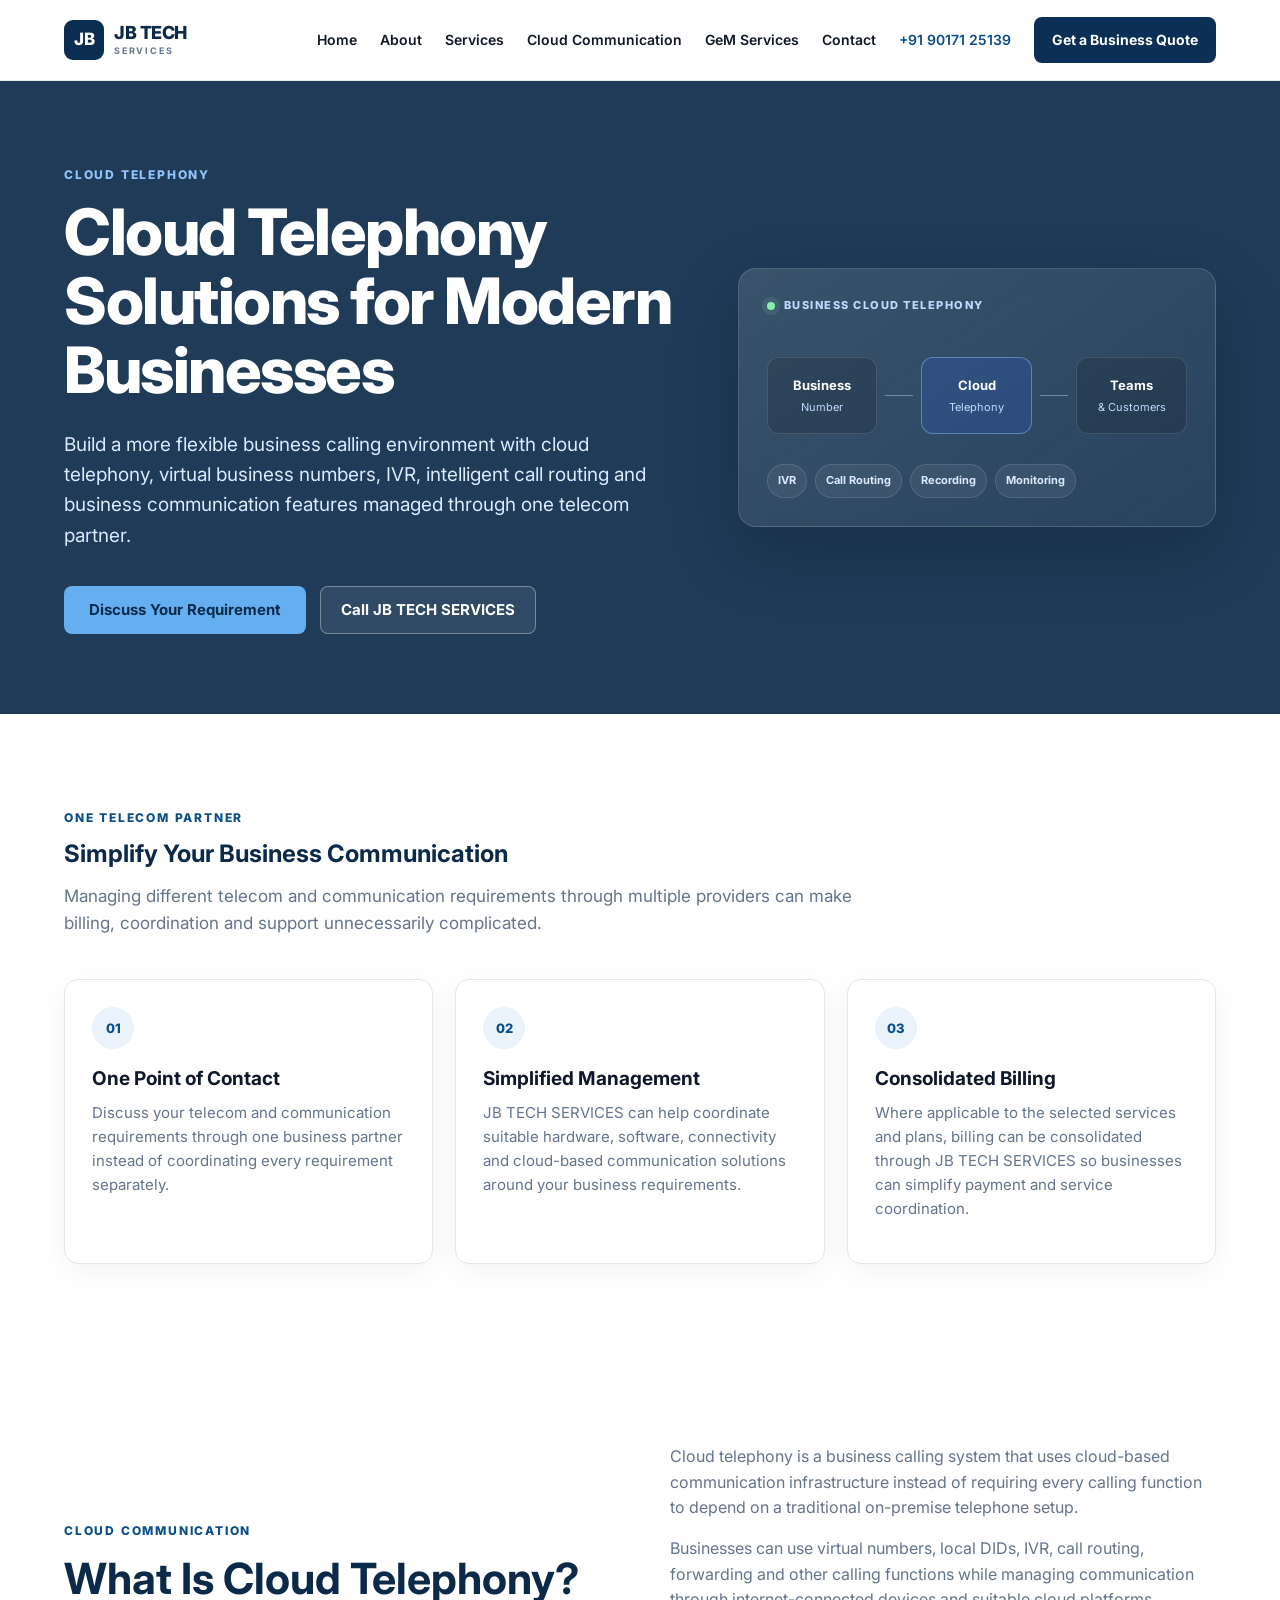
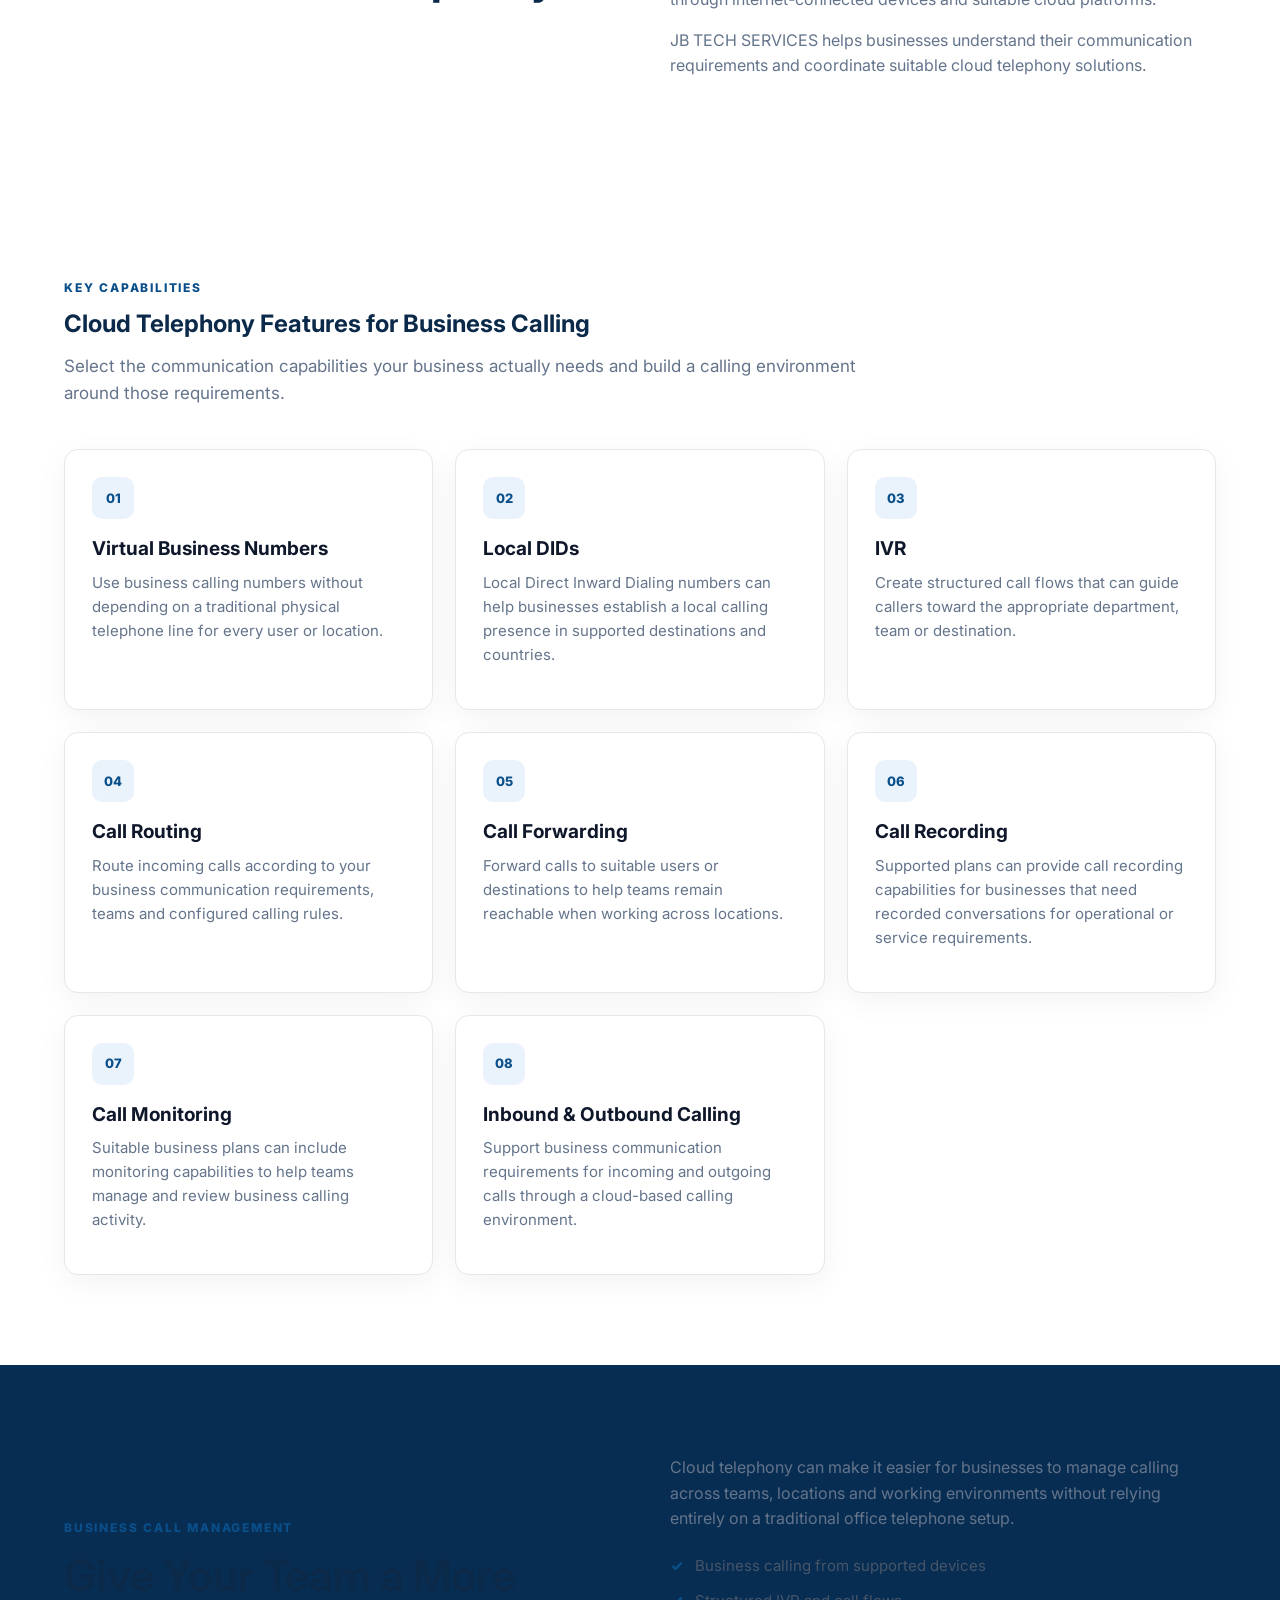
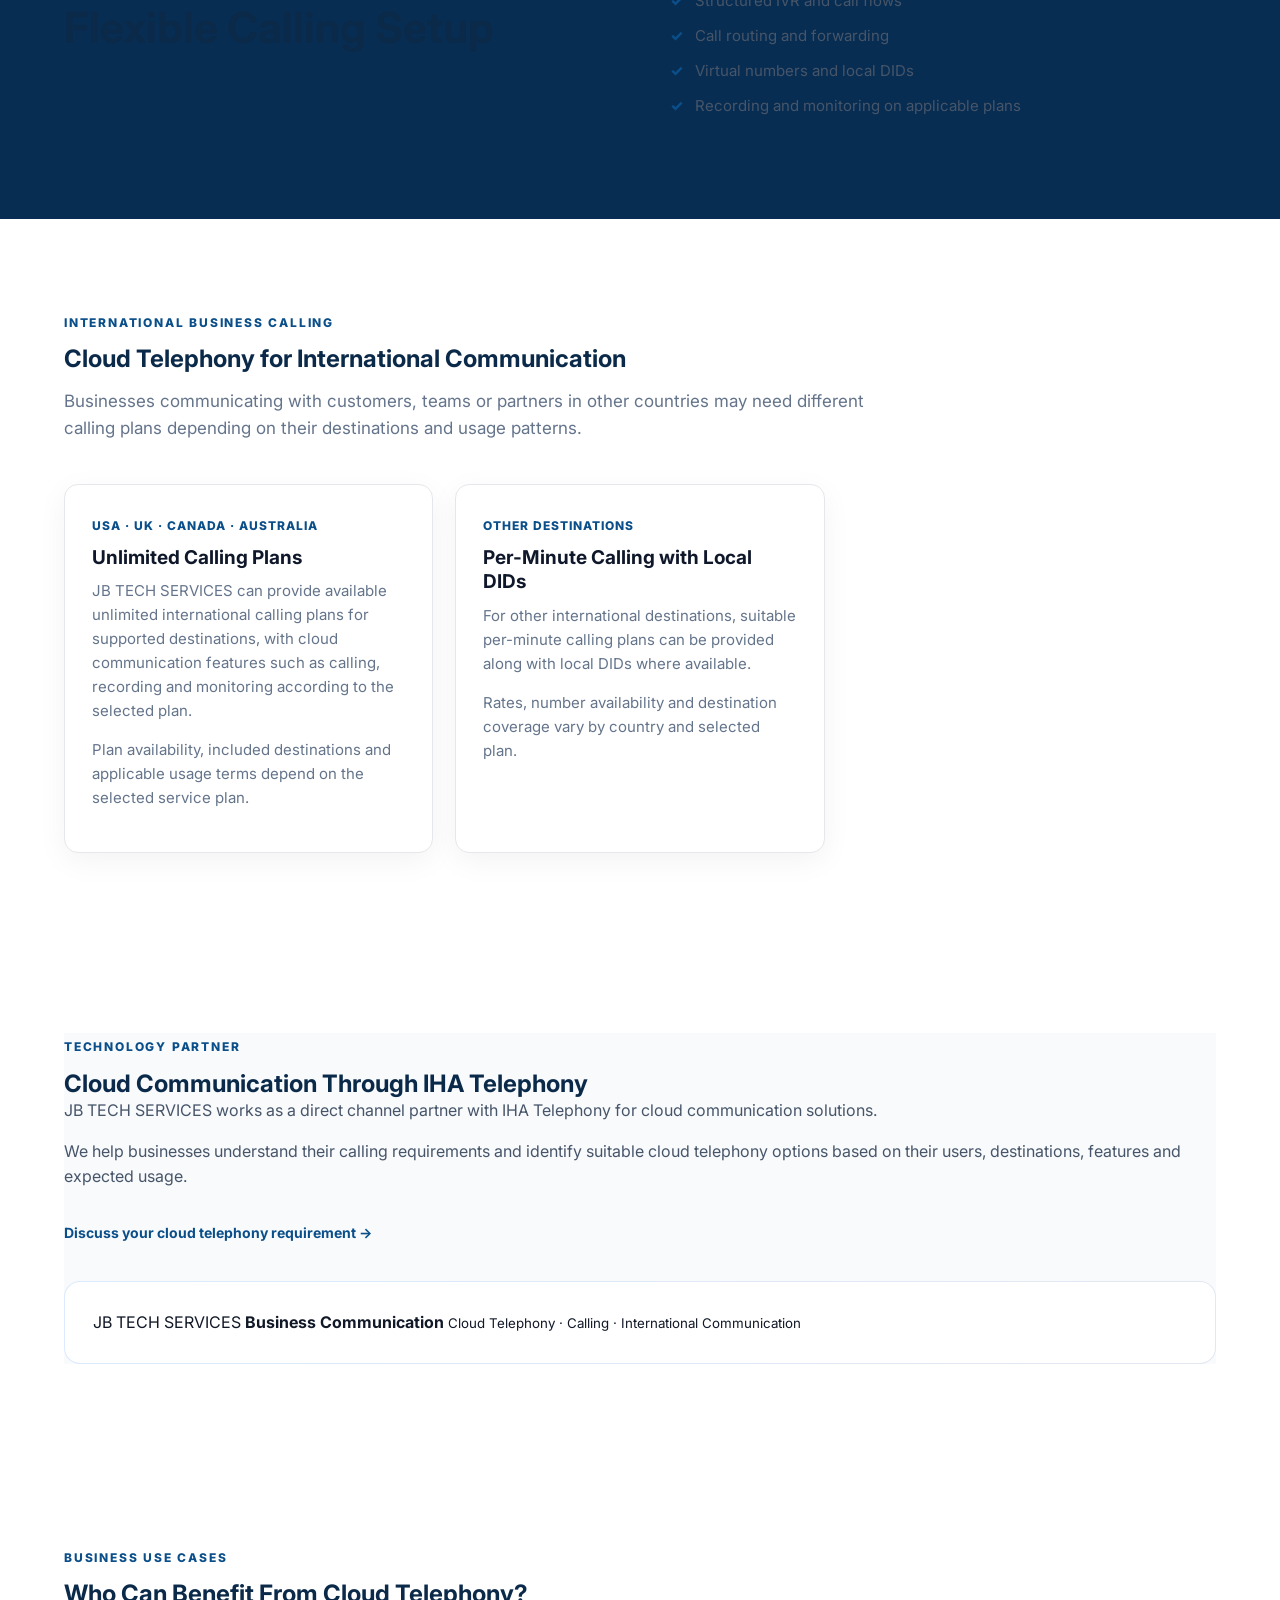
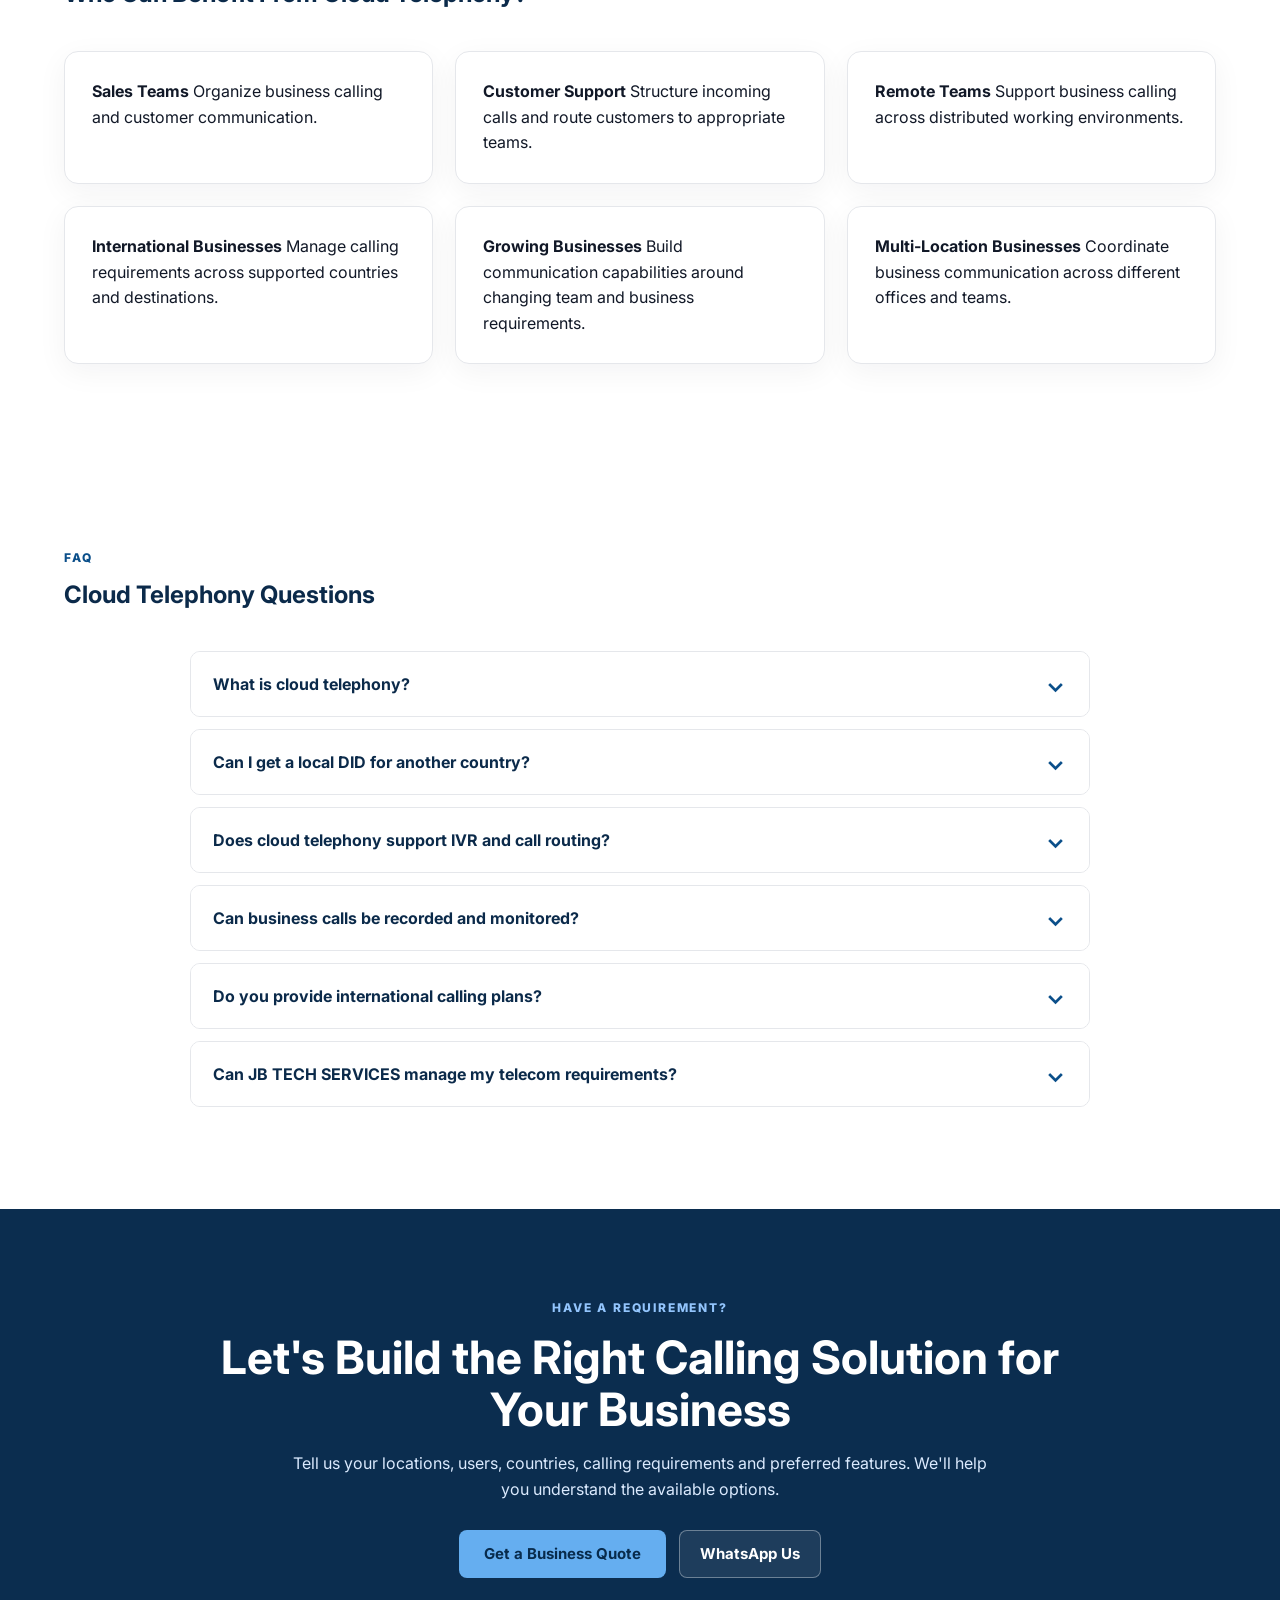
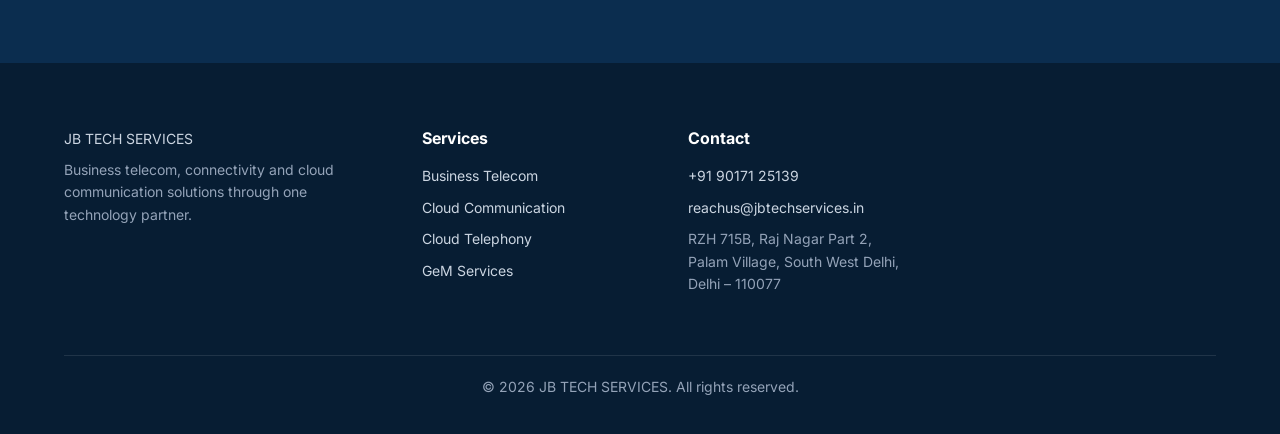
<file: cloud-telephony.html>
<!DOCTYPE html>
<html lang="en">

<head>
    <meta charset="UTF-8">

    <meta name="viewport"
          content="width=device-width, initial-scale=1.0">

    <link rel="icon"
          type="image/svg+xml"
          href="favicon.svg">

    <title>
        Cloud Telephony Services | Business Cloud Phone Solutions | JB TECH SERVICES
    </title>

    <meta name="description"
          content="Cloud telephony solutions for businesses from JB TECH SERVICES, including virtual business numbers, local DIDs, IVR, call routing, recording, monitoring and international calling options.">

    <meta name="robots"
          content="index, follow">

    <meta name="author"
          content="JB TECH SERVICES">

    <link rel="canonical"
          href="https://jbtechservices.in/cloud-telephony.html">

    <!-- Open Graph -->
    <meta property="og:title"
          content="Cloud Telephony Services | JB TECH SERVICES">

    <meta property="og:description"
          content="Business cloud telephony solutions including virtual numbers, local DIDs, IVR, call routing, recording, monitoring and international calling options.">

    <meta property="og:type"
          content="website">

    <meta property="og:url"
          content="https://jbtechservices.in/cloud-telephony.html">

    <meta property="og:site_name"
          content="JB TECH SERVICES">

    <meta name="theme-color"
          content="#0b2d4f">

    <!-- Structured Data -->
    <script type="application/ld+json">
    {
        "@context": "https://schema.org",
        "@type": "Service",
        "name": "Cloud Telephony Services",
        "serviceType": "Cloud Telephony",
        "description": "Cloud telephony solutions for businesses including virtual business numbers, local DIDs, IVR, call routing, call forwarding, call recording, call monitoring and international business calling options.",
        "provider": {
            "@type": "Organization",
            "name": "JB TECH SERVICES",
            "url": "https://jbtechservices.in/",
            "telephone": "+91 90171 25139",
            "email": "reachus@jbtechservices.in"
        },
        "areaServed": {
            "@type": "Country",
            "name": "India"
        },
        "url": "https://jbtechservices.in/cloud-telephony.html"
    }
    </script>

    <link rel="stylesheet"
          href="style.css">
</head>

<body>

    <!-- ================= HEADER ================= -->

    <header class="site-header">

        <div class="container header-inner">

            <a href="index.html"
               class="brand"
               aria-label="JB TECH SERVICES Home">

                <span class="brand-mark">JB</span>

                <span class="brand-text">
                    <strong>JB TECH</strong>
                    <small>SERVICES</small>
                </span>

            </a>

            <button class="menu-toggle"
                    type="button"
                    aria-label="Open navigation"
                    aria-expanded="false">

                <span></span>
                <span></span>
                <span></span>

            </button>

            <nav class="main-nav"
                 aria-label="Main navigation">

                <a href="index.html">Home</a>

                <a href="about.html">About</a>

                <a href="services.html">Services</a>

                <a href="cloud-communication.html">Cloud Communication</a>

                <a href="gem-services.html">GeM Services</a>

                <a href="contact.html">Contact</a>

                <a href="tel:+919017125139"
                   class="nav-phone">
                    +91 90171 25139
                </a>

                <a href="contact.html"
                   class="nav-cta">
                    Get a Business Quote
                </a>

            </nav>

        </div>

    </header>


    <main>

        <!-- ================= HERO ================= -->

        <section class="hero">

            <div class="container hero-grid">

                <div class="hero-content">

                    <span class="eyebrow">
                        CLOUD TELEPHONY
                    </span>

                    <h1>
                        Cloud Telephony
                        <span>
                            Solutions for Modern Businesses
                        </span>
                    </h1>

                    <p class="hero-text">
                        Build a more flexible business calling environment
                        with cloud telephony, virtual business numbers,
                        IVR, intelligent call routing and business
                        communication features managed through one
                        telecom partner.
                    </p>

                    <div class="hero-actions">

                        <a href="contact.html"
                           class="btn btn-primary">
                            Discuss Your Requirement
                        </a>

                        <a href="tel:+919017125139"
                           class="btn btn-secondary">
                            Call JB TECH SERVICES
                        </a>

                    </div>

                </div>


                <div class="hero-visual">

                    <div class="tech-panel">

                        <div class="tech-panel-top">

                            <span class="status-dot"></span>

                            <span>
                                BUSINESS CLOUD TELEPHONY
                            </span>

                        </div>

                        <div class="call-flow">

                            <div class="flow-node">
                                <strong>Business</strong>
                                <span>Number</span>
                            </div>

                            <div class="flow-line"></div>

                            <div class="flow-node active">
                                <strong>Cloud</strong>
                                <span>Telephony</span>
                            </div>

                            <div class="flow-line"></div>

                            <div class="flow-node">
                                <strong>Teams</strong>
                                <span>&amp; Customers</span>
                            </div>

                        </div>

                        <div class="tech-features">

                            <span>IVR</span>
                            <span>Call Routing</span>
                            <span>Recording</span>
                            <span>Monitoring</span>

                        </div>

                    </div>

                </div>

            </div>

        </section>


        <!-- ================= ONE PARTNER ================= -->

        <section class="section">

            <div class="container">

                <div class="section-heading">

                    <span class="eyebrow">
                        ONE TELECOM PARTNER
                    </span>

                    <h2>
                        Simplify Your Business Communication
                    </h2>

                    <p>
                        Managing different telecom and communication
                        requirements through multiple providers can make
                        billing, coordination and support unnecessarily
                        complicated.
                    </p>

                </div>


                <div class="feature-grid">

                    <article class="feature-card">

                        <div class="feature-icon">
                            01
                        </div>

                        <h3>
                            One Point of Contact
                        </h3>

                        <p>
                            Discuss your telecom and communication
                            requirements through one business partner
                            instead of coordinating every requirement
                            separately.
                        </p>

                    </article>


                    <article class="feature-card">

                        <div class="feature-icon">
                            02
                        </div>

                        <h3>
                            Simplified Management
                        </h3>

                        <p>
                            JB TECH SERVICES can help coordinate suitable
                            hardware, software, connectivity and
                            cloud-based communication solutions around
                            your business requirements.
                        </p>

                    </article>


                    <article class="feature-card">

                        <div class="feature-icon">
                            03
                        </div>

                        <h3>
                            Consolidated Billing
                        </h3>

                        <p>
                            Where applicable to the selected services and
                            plans, billing can be consolidated through
                            JB TECH SERVICES so businesses can simplify
                            payment and service coordination.
                        </p>

                    </article>

                </div>

            </div>

        </section>


        <!-- ================= WHAT IS CLOUD TELEPHONY ================= -->

        <section class="section section-light">

            <div class="container two-column">

                <div>

                    <span class="eyebrow">
                        CLOUD COMMUNICATION
                    </span>

                    <h2>
                        What Is Cloud Telephony?
                    </h2>

                </div>


                <div>

                    <p>
                        Cloud telephony is a business calling system that
                        uses cloud-based communication infrastructure
                        instead of requiring every calling function to
                        depend on a traditional on-premise telephone
                        setup.
                    </p>

                    <p>
                        Businesses can use virtual numbers, local DIDs,
                        IVR, call routing, forwarding and other calling
                        functions while managing communication through
                        internet-connected devices and suitable cloud
                        platforms.
                    </p>

                    <p>
                        JB TECH SERVICES helps businesses understand
                        their communication requirements and coordinate
                        suitable cloud telephony solutions.
                    </p>

                </div>

            </div>

        </section>


        <!-- ================= FEATURES ================= -->

        <section class="section">

            <div class="container">

                <div class="section-heading">

                    <span class="eyebrow">
                        KEY CAPABILITIES
                    </span>

                    <h2>
                        Cloud Telephony Features for Business Calling
                    </h2>

                    <p>
                        Select the communication capabilities your
                        business actually needs and build a calling
                        environment around those requirements.
                    </p>

                </div>


                <div class="service-grid">

                    <article class="service-card">

                        <span class="card-number">
                            01
                        </span>

                        <h3>
                            Virtual Business Numbers
                        </h3>

                        <p>
                            Use business calling numbers without depending
                            on a traditional physical telephone line for
                            every user or location.
                        </p>

                    </article>


                    <article class="service-card">

                        <span class="card-number">
                            02
                        </span>

                        <h3>
                            Local DIDs
                        </h3>

                        <p>
                            Local Direct Inward Dialing numbers can help
                            businesses establish a local calling presence
                            in supported destinations and countries.
                        </p>

                    </article>


                    <article class="service-card">

                        <span class="card-number">
                            03
                        </span>

                        <h3>
                            IVR
                        </h3>

                        <p>
                            Create structured call flows that can guide
                            callers toward the appropriate department,
                            team or destination.
                        </p>

                    </article>


                    <article class="service-card">

                        <span class="card-number">
                            04
                        </span>

                        <h3>
                            Call Routing
                        </h3>

                        <p>
                            Route incoming calls according to your
                            business communication requirements, teams
                            and configured calling rules.
                        </p>

                    </article>


                    <article class="service-card">

                        <span class="card-number">
                            05
                        </span>

                        <h3>
                            Call Forwarding
                        </h3>

                        <p>
                            Forward calls to suitable users or destinations
                            to help teams remain reachable when working
                            across locations.
                        </p>

                    </article>


                    <article class="service-card">

                        <span class="card-number">
                            06
                        </span>

                        <h3>
                            Call Recording
                        </h3>

                        <p>
                            Supported plans can provide call recording
                            capabilities for businesses that need recorded
                            conversations for operational or service
                            requirements.
                        </p>

                    </article>


                    <article class="service-card">

                        <span class="card-number">
                            07
                        </span>

                        <h3>
                            Call Monitoring
                        </h3>

                        <p>
                            Suitable business plans can include monitoring
                            capabilities to help teams manage and review
                            business calling activity.
                        </p>

                    </article>


                    <article class="service-card">

                        <span class="card-number">
                            08
                        </span>

                        <h3>
                            Inbound &amp; Outbound Calling
                        </h3>

                        <p>
                            Support business communication requirements
                            for incoming and outgoing calls through a
                            cloud-based calling environment.
                        </p>

                    </article>

                </div>

            </div>

        </section>


        <!-- ================= CALL MANAGEMENT ================= -->

        <section class="section section-dark">

            <div class="container two-column">

                <div>

                    <span class="eyebrow">
                        BUSINESS CALL MANAGEMENT
                    </span>

                    <h2>
                        Give Your Team a More Flexible Calling Setup
                    </h2>

                </div>


                <div class="dark-content">

                    <p>
                        Cloud telephony can make it easier for businesses
                        to manage calling across teams, locations and
                        working environments without relying entirely on
                        a traditional office telephone setup.
                    </p>

                    <ul class="check-list">

                        <li>
                            Business calling from supported devices
                        </li>

                        <li>
                            Structured IVR and call flows
                        </li>

                        <li>
                            Call routing and forwarding
                        </li>

                        <li>
                            Virtual numbers and local DIDs
                        </li>

                        <li>
                            Recording and monitoring on applicable plans
                        </li>

                    </ul>

                </div>

            </div>

        </section>


        <!-- ================= INTERNATIONAL ================= -->

        <section class="section">

            <div class="container">

                <div class="section-heading">

                    <span class="eyebrow">
                        INTERNATIONAL BUSINESS CALLING
                    </span>

                    <h2>
                        Cloud Telephony for International Communication
                    </h2>

                    <p>
                        Businesses communicating with customers, teams or
                        partners in other countries may need different
                        calling plans depending on their destinations and
                        usage patterns.
                    </p>

                </div>


                <div class="international-grid">

                    <article class="international-card">

                        <span class="country-label">
                            USA · UK · CANADA · AUSTRALIA
                        </span>

                        <h3>
                            Unlimited Calling Plans
                        </h3>

                        <p>
                            JB TECH SERVICES can provide available
                            unlimited international calling plans for
                            supported destinations, with cloud
                            communication features such as calling,
                            recording and monitoring according to the
                            selected plan.
                        </p>

                        <p class="small-note">
                            Plan availability, included destinations and
                            applicable usage terms depend on the selected
                            service plan.
                        </p>

                    </article>


                    <article class="international-card">

                        <span class="country-label">
                            OTHER DESTINATIONS
                        </span>

                        <h3>
                            Per-Minute Calling with Local DIDs
                        </h3>

                        <p>
                            For other international destinations, suitable
                            per-minute calling plans can be provided along
                            with local DIDs where available.
                        </p>

                        <p class="small-note">
                            Rates, number availability and destination
                            coverage vary by country and selected plan.
                        </p>

                    </article>

                </div>

            </div>

        </section>


        <!-- ================= IHA TELEPHONY ================= -->

        <section class="section section-light">

            <div class="container partner-section">

                <div class="partner-copy">

                    <span class="eyebrow">
                        TECHNOLOGY PARTNER
                    </span>

                    <h2>
                        Cloud Communication Through IHA Telephony
                    </h2>

                    <p>
                        JB TECH SERVICES works as a direct channel partner
                        with IHA Telephony for cloud communication
                        solutions.
                    </p>

                    <p>
                        We help businesses understand their calling
                        requirements and identify suitable cloud telephony
                        options based on their users, destinations,
                        features and expected usage.
                    </p>

                    <a href="contact.html"
                       class="text-link">
                        Discuss your cloud telephony requirement →
                    </a>

                </div>


                <div class="partner-box">

                    <div class="partner-box-inner">

                        <span>
                            JB TECH SERVICES
                        </span>

                        <strong>
                            Business Communication
                        </strong>

                        <small>
                            Cloud Telephony · Calling · International
                            Communication
                        </small>

                    </div>

                </div>

            </div>

        </section>


        <!-- ================= WHO CAN USE ================= -->

        <section class="section">

            <div class="container">

                <div class="section-heading">

                    <span class="eyebrow">
                        BUSINESS USE CASES
                    </span>

                    <h2>
                        Who Can Benefit From Cloud Telephony?
                    </h2>

                </div>


                <div class="use-case-grid">

                    <div class="use-case">
                        <strong>Sales Teams</strong>
                        <span>
                            Organize business calling and customer
                            communication.
                        </span>
                    </div>

                    <div class="use-case">
                        <strong>Customer Support</strong>
                        <span>
                            Structure incoming calls and route customers
                            to appropriate teams.
                        </span>
                    </div>

                    <div class="use-case">
                        <strong>Remote Teams</strong>
                        <span>
                            Support business calling across distributed
                            working environments.
                        </span>
                    </div>

                    <div class="use-case">
                        <strong>International Businesses</strong>
                        <span>
                            Manage calling requirements across supported
                            countries and destinations.
                        </span>
                    </div>

                    <div class="use-case">
                        <strong>Growing Businesses</strong>
                        <span>
                            Build communication capabilities around
                            changing team and business requirements.
                        </span>
                    </div>

                    <div class="use-case">
                        <strong>Multi-Location Businesses</strong>
                        <span>
                            Coordinate business communication across
                            different offices and teams.
                        </span>
                    </div>

                </div>

            </div>

        </section>


        <!-- ================= FAQ ================= -->

        <section class="section section-light">

            <div class="container">

                <div class="section-heading">

                    <span class="eyebrow">
                        FAQ
                    </span>

                    <h2>
                        Cloud Telephony Questions
                    </h2>

                </div>


                <div class="faq-list">

                    <div class="faq-item">

                        <button class="faq-question"
                                type="button"
                                aria-expanded="false">

                            <strong>
                                What is cloud telephony?
                            </strong>

                        </button>

                        <div class="faq-answer">

                            <p>
                                Cloud telephony is a cloud-based business
                                calling system that can provide features
                                such as virtual numbers, IVR, call routing,
                                forwarding and other communication
                                functions without requiring every calling
                                function to be tied to a traditional
                                physical telephone setup.
                            </p>

                        </div>

                    </div>


                    <div class="faq-item">

                        <button class="faq-question"
                                type="button"
                                aria-expanded="false">

                            <strong>
                                Can I get a local DID for another country?
                            </strong>

                        </button>

                        <div class="faq-answer">

                            <p>
                                Local DIDs can be available for supported
                                countries and destinations. Availability
                                depends on the selected country, number
                                type and service plan.
                            </p>

                        </div>

                    </div>


                    <div class="faq-item">

                        <button class="faq-question"
                                type="button"
                                aria-expanded="false">

                            <strong>
                                Does cloud telephony support IVR and call routing?
                            </strong>

                        </button>

                        <div class="faq-answer">

                            <p>
                                Yes. IVR and call routing can be configured
                                as part of suitable cloud telephony
                                solutions to help businesses organize
                                incoming calls and direct callers to the
                                appropriate destination.
                            </p>

                        </div>

                    </div>


                    <div class="faq-item">

                        <button class="faq-question"
                                type="button"
                                aria-expanded="false">

                            <strong>
                                Can business calls be recorded and monitored?
                            </strong>

                        </button>

                        <div class="faq-answer">

                            <p>
                                Recording and monitoring capabilities are
                                available with applicable plans and
                                configurations. The exact features depend
                                on the selected solution.
                            </p>

                        </div>

                    </div>


                    <div class="faq-item">

                        <button class="faq-question"
                                type="button"
                                aria-expanded="false">

                            <strong>
                                Do you provide international calling plans?
                            </strong>

                        </button>

                        <div class="faq-answer">

                            <p>
                                Yes. JB TECH SERVICES can provide
                                international cloud telephony options.
                                Unlimited calling plans are available for
                                supported USA, UK, Canada and Australia
                                requirements, while other destinations can
                                be available through per-minute plans with
                                local DIDs where supported.
                            </p>

                        </div>

                    </div>


                    <div class="faq-item">

                        <button class="faq-question"
                                type="button"
                                aria-expanded="false">

                            <strong>
                                Can JB TECH SERVICES manage my telecom requirements?
                            </strong>

                        </button>

                        <div class="faq-answer">

                            <p>
                                JB TECH SERVICES aims to provide businesses
                                with one point of contact for their eligible
                                telecom and communication requirements,
                                including hardware, software, connectivity
                                and cloud-based solutions. Consolidated
                                billing can be provided where applicable
                                to the selected services and plans.
                            </p>

                        </div>

                    </div>

                </div>

            </div>

        </section>


        <!-- ================= CTA ================= -->

        <section class="cta-section">

            <div class="container cta-inner">

                <div>

                    <span class="eyebrow">
                        HAVE A REQUIREMENT?
                    </span>

                    <h2>
                        Let's Build the Right Calling Solution for Your Business
                    </h2>

                    <p>
                        Tell us your locations, users, countries,
                        calling requirements and preferred features.
                        We'll help you understand the available options.
                    </p>

                </div>


                <div class="cta-actions">

                    <a href="contact.html"
                       class="btn btn-primary">
                        Get a Business Quote
                    </a>

                    <a href="https://wa.me/919017125139"
                       class="btn btn-secondary"
                       target="_blank"
                       rel="noopener">
                        WhatsApp Us
                    </a>

                </div>

            </div>

        </section>

    </main>


    <!-- ================= FOOTER ================= -->

    <footer class="site-footer">

        <div class="container footer-grid">

            <div>

                <a href="index.html"
                   class="footer-brand">
                    JB TECH SERVICES
                </a>

                <p>
                    Business telecom, connectivity and cloud
                    communication solutions through one technology
                    partner.
                </p>

            </div>


            <div>

                <h3>
                    Services
                </h3>

                <a href="services.html">
                    Business Telecom
                </a>

                <a href="cloud-communication.html">
                    Cloud Communication
                </a>

                <a href="cloud-telephony.html">
                    Cloud Telephony
                </a>

                <a href="gem-services.html">
                    GeM Services
                </a>

            </div>


            <div>

                <h3>
                    Contact
                </h3>

                <a href="tel:+919017125139">
                    +91 90171 25139
                </a>

                <a href="mailto:reachus@jbtechservices.in">
                    reachus@jbtechservices.in
                </a>

                <p>
                    RZH 715B, Raj Nagar Part 2,<br>
                    Palam Village, South West Delhi,<br>
                    Delhi – 110077
                </p>

            </div>

        </div>


        <div class="container footer-bottom">

            <p>
                © 2026 JB TECH SERVICES. All rights reserved.
            </p>

        </div>

    </footer>


    <script src="script.js"></script>

</body>

</html>
</file>
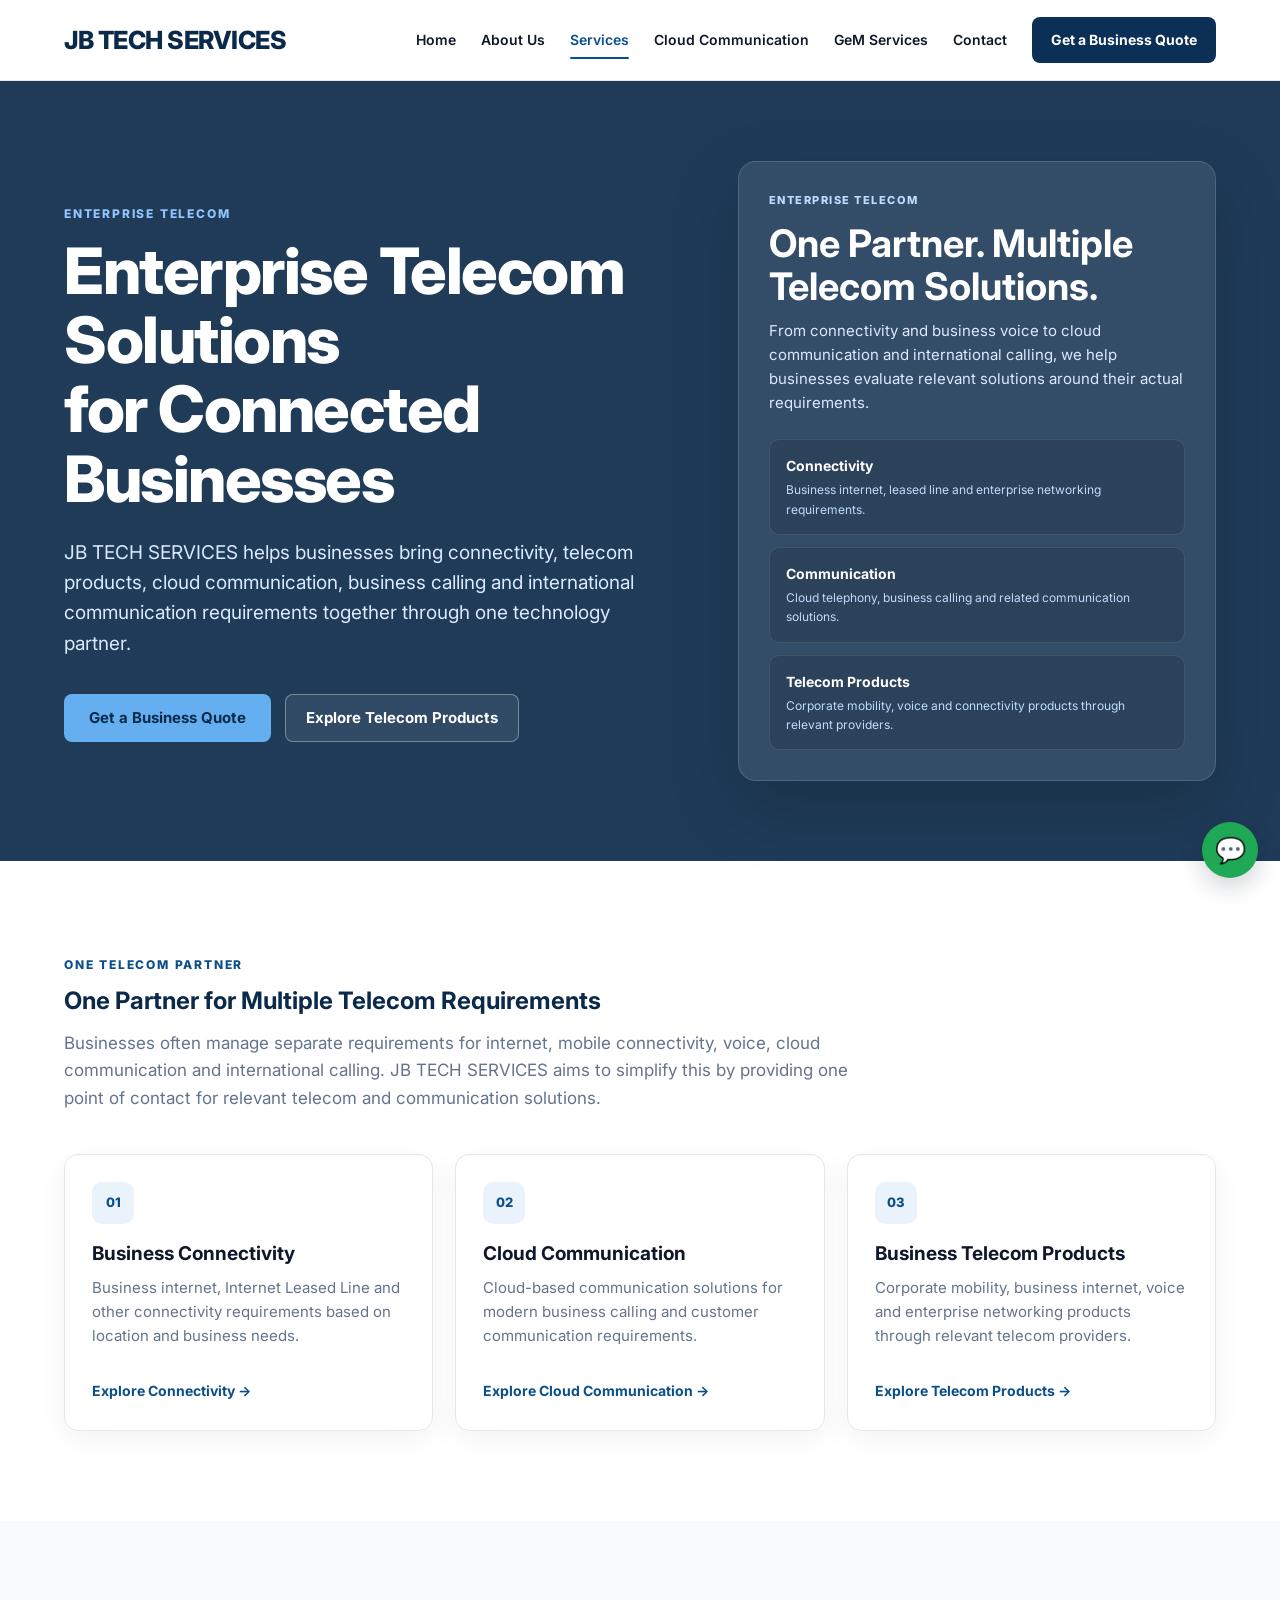
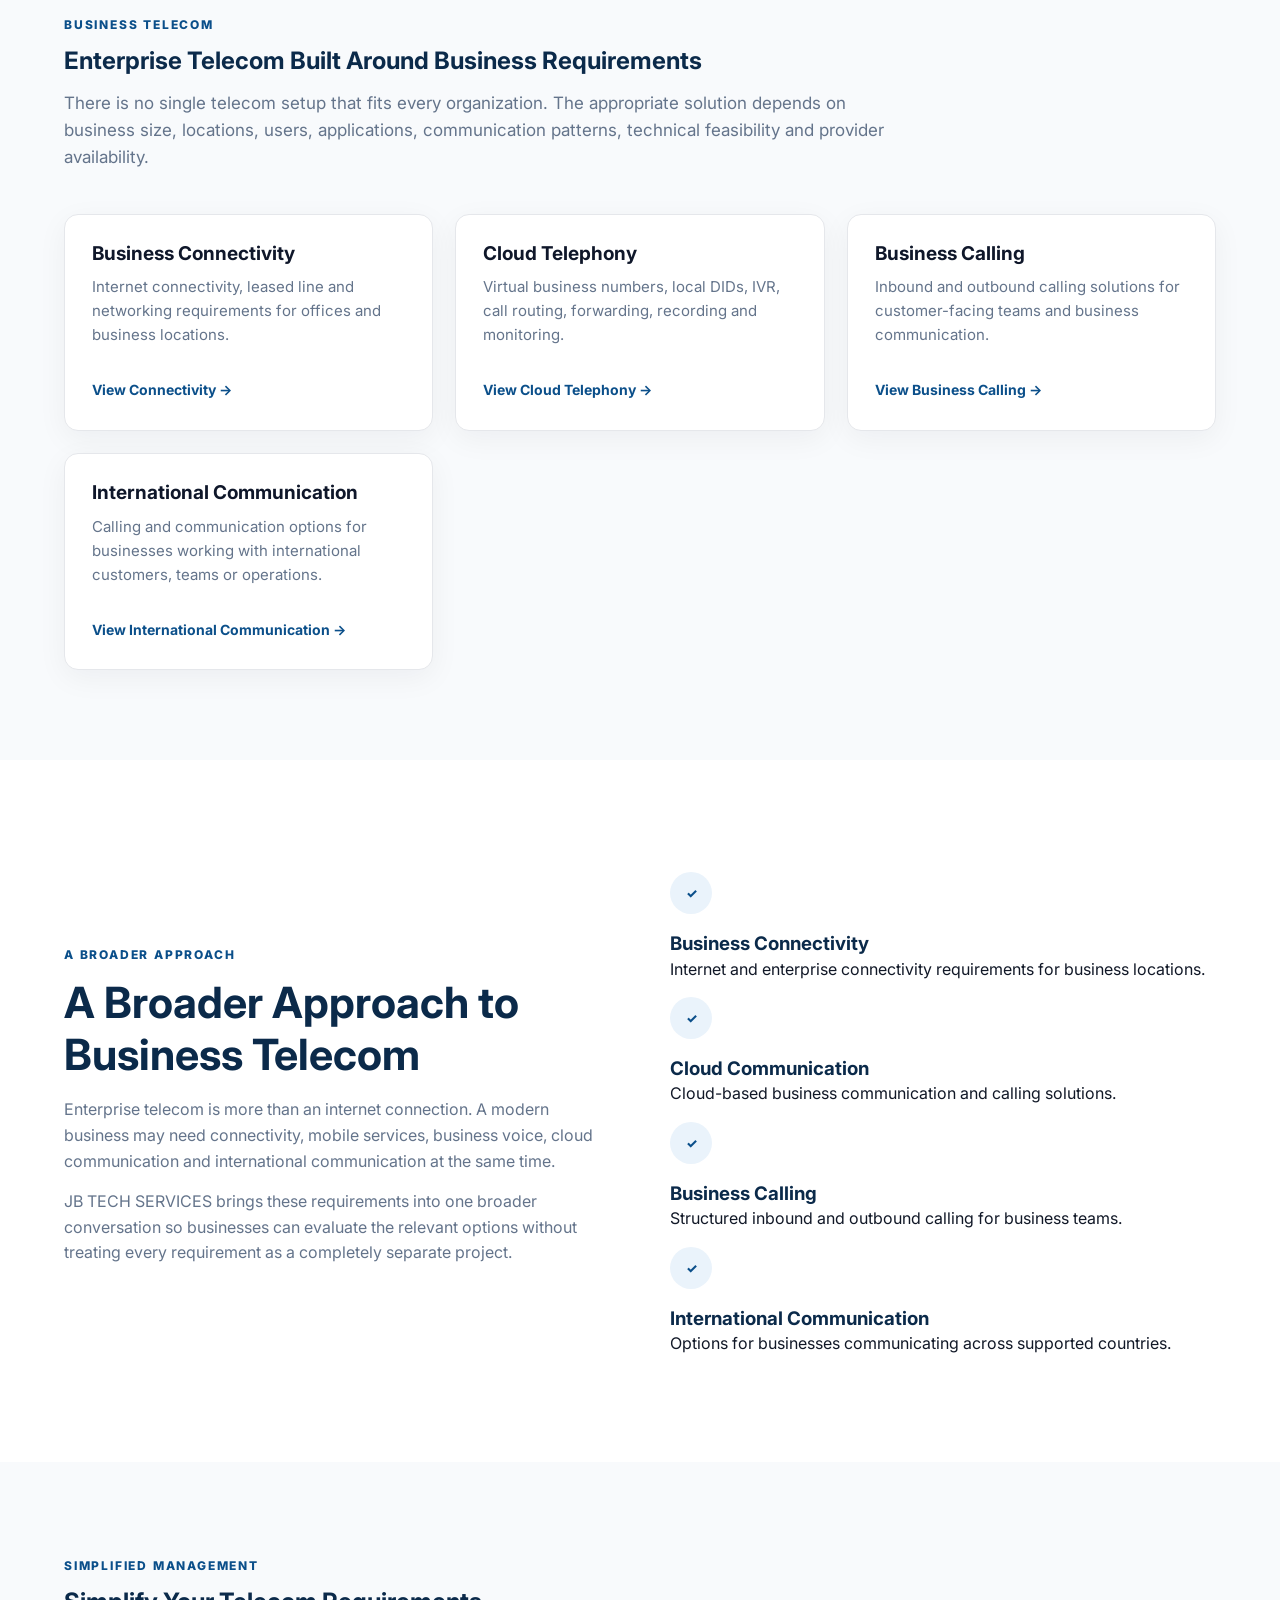
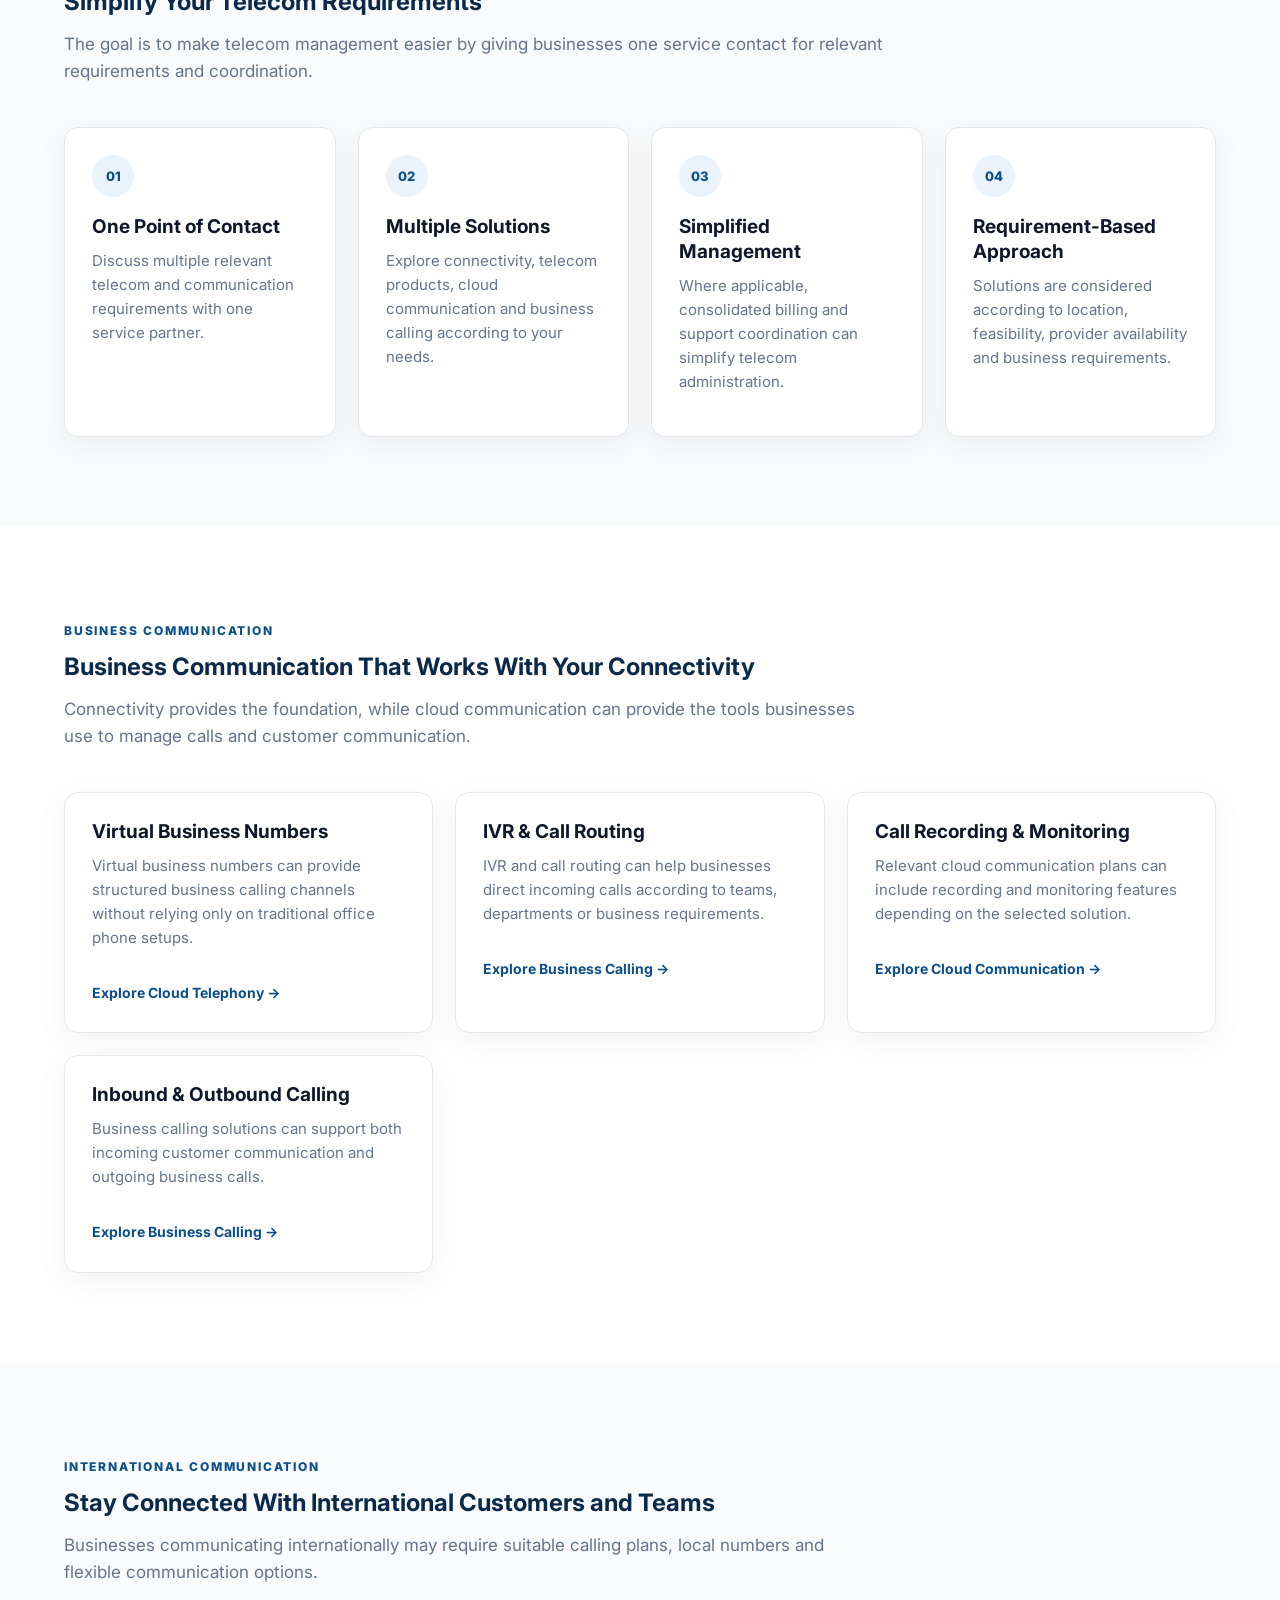
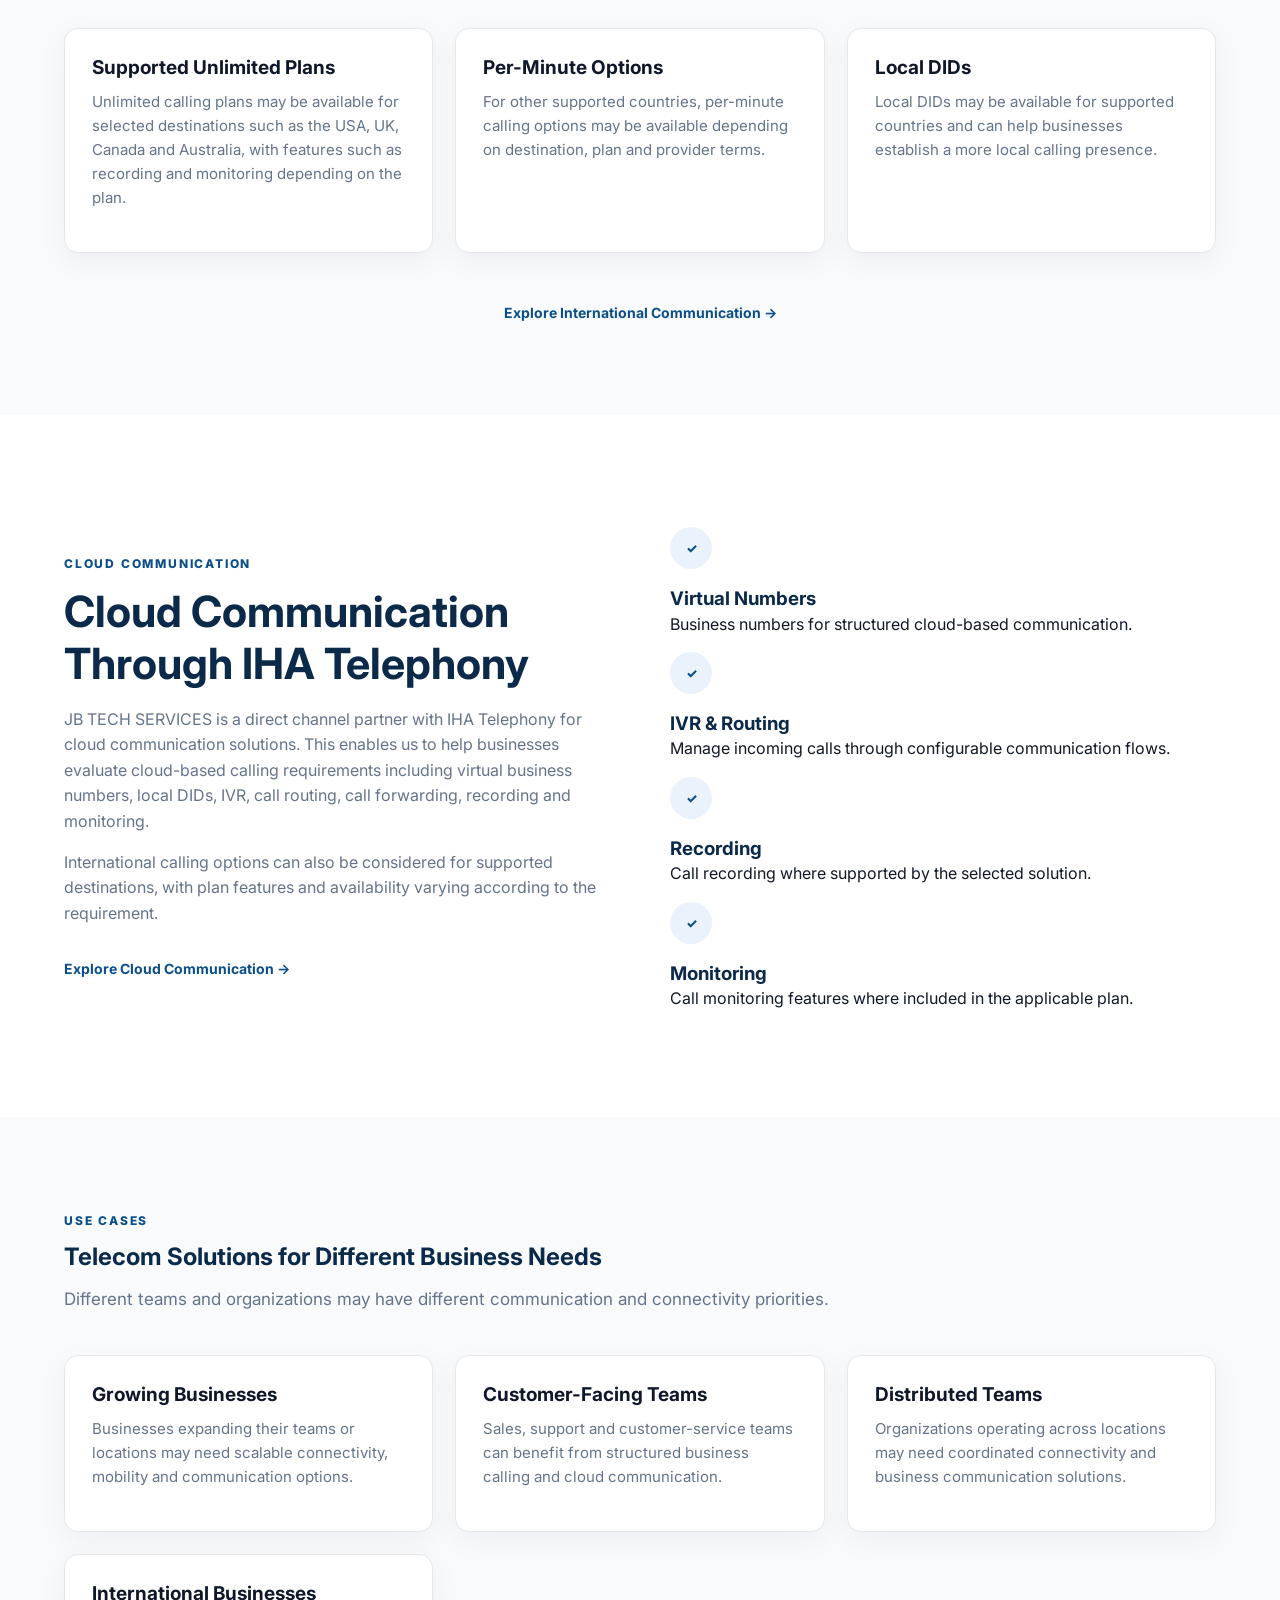
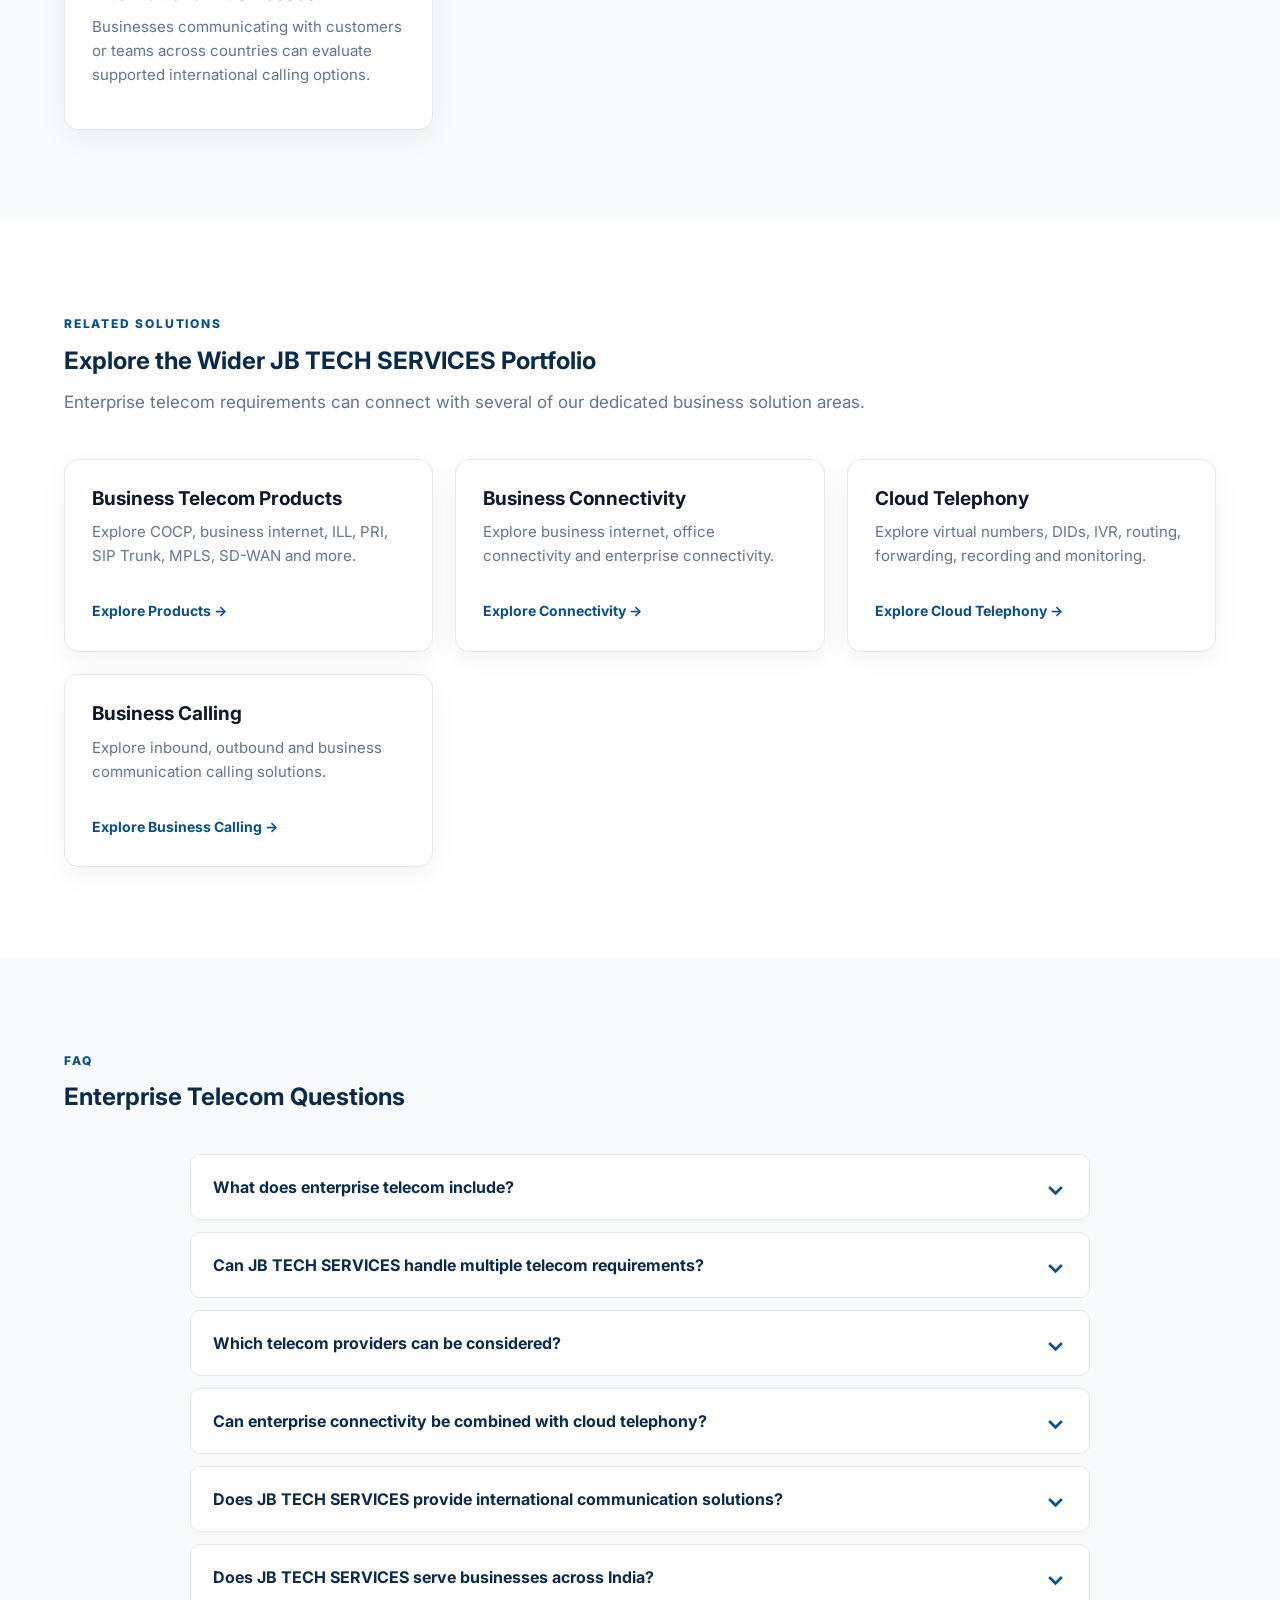
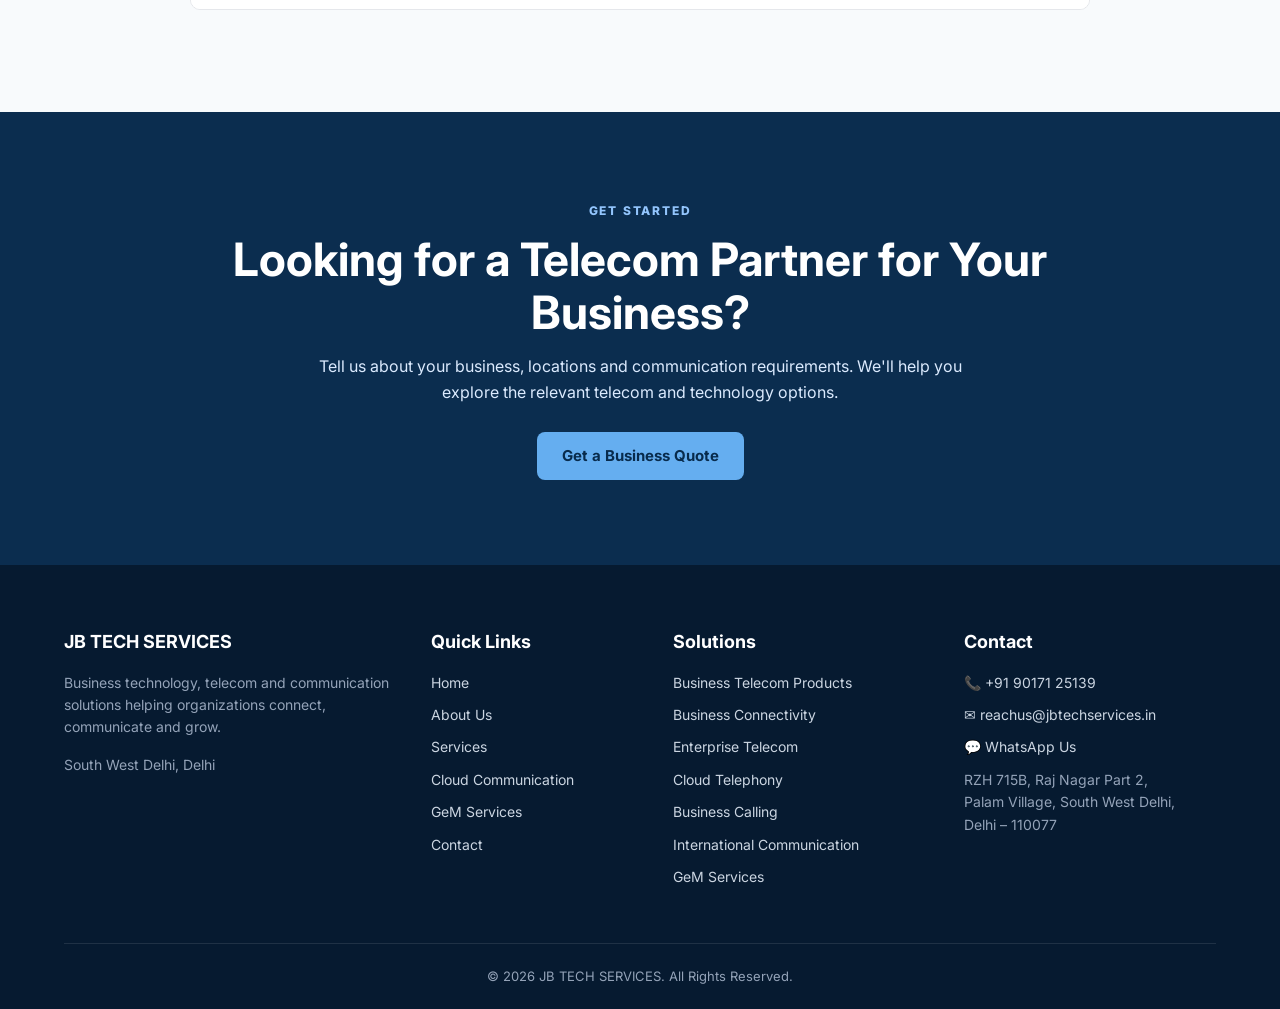
<file: enterprise-telecom.html>
<!DOCTYPE html>
<html lang="en">
<head>
<meta charset="UTF-8">
<meta name="viewport" content="width=device-width, initial-scale=1.0">

<title>Enterprise Telecom Solutions | Business Telecom Services | JB TECH SERVICES</title>

<meta name="description" content="Enterprise telecom solutions from JB TECH SERVICES for business connectivity, cloud communication, business calling, telecom products and international communication requirements across India.">
<meta name="robots" content="index, follow">
<meta name="author" content="JB TECH SERVICES">
<meta name="theme-color" content="#0b2d4f">

<link rel="canonical" href="https://jbtechservices.in/enterprise-telecom.html">
<link rel="icon" type="image/svg+xml" href="favicon.svg">

<meta property="og:title" content="Enterprise Telecom Solutions | JB TECH SERVICES">
<meta property="og:description" content="Business and enterprise telecom solutions covering connectivity, cloud communication, business calling, telecom products and international communication requirements.">
<meta property="og:type" content="website">
<meta property="og:url" content="https://jbtechservices.in/enterprise-telecom.html">
<meta property="og:site_name" content="JB TECH SERVICES">
<meta property="og:locale" content="en_IN">

<meta name="twitter:card" content="summary">
<meta name="twitter:title" content="Enterprise Telecom Solutions | JB TECH SERVICES">
<meta name="twitter:description" content="Enterprise telecom and business communication solutions from JB TECH SERVICES.">

<script type="application/ld+json">
{
  "@context":"https://schema.org",
  "@type":"Service",
  "@id":"https://jbtechservices.in/enterprise-telecom.html#service",
  "name":"Enterprise Telecom Solutions",
  "url":"https://jbtechservices.in/enterprise-telecom.html",
  "description":"Enterprise telecom solutions covering business connectivity, cloud communication, business calling, telecom products and international communication requirements.",
  "provider":{"@type":"Organization","name":"JB TECH SERVICES","url":"https://jbtechservices.in/"},
  "areaServed":{"@type":"Country","name":"India"}
}
</script>

<link rel="stylesheet" href="style.css">
</head>

<body>

<header class="navbar">
<div class="container nav-container">

<a href="index.html" class="logo" aria-label="JB TECH SERVICES Home">JB TECH SERVICES</a>

<button class="menu-toggle" type="button" aria-label="Open navigation menu" aria-expanded="false">☰</button>

<nav class="nav-links" aria-label="Main navigation">
<a href="index.html">Home</a>
<a href="about.html">About Us</a>
<a href="services.html" aria-current="page">Services</a>
<a href="cloud-communication.html">Cloud Communication</a>
<a href="gem-services.html">GeM Services</a>
<a href="contact.html">Contact</a>
<a href="contact.html" class="quote-btn">Get a Business Quote</a>
</nav>

</div>
</header>

<main>

<section class="hero">
<div class="container hero-grid">

<div class="hero-content">
<span class="eyebrow">ENTERPRISE TELECOM</span>

<h1>
Enterprise Telecom Solutions
<span>for Connected Businesses</span>
</h1>

<p>
JB TECH SERVICES helps businesses bring connectivity, telecom
products, cloud communication, business calling and international
communication requirements together through one technology partner.
</p>

<div class="hero-buttons">
<a href="contact.html" class="btn btn-primary">Get a Business Quote</a>
<a href="business-telecom-products.html" class="btn btn-secondary">Explore Telecom Products</a>
</div>
</div>

<div class="hero-panel">
<div class="hero-panel-label">ENTERPRISE TELECOM</div>

<h2>One Partner. Multiple Telecom Solutions.</h2>

<p>
From connectivity and business voice to cloud communication and
international calling, we help businesses evaluate relevant
solutions around their actual requirements.
</p>

<div class="hero-panel-items">

<div>
<strong>Connectivity</strong>
<span>Business internet, leased line and enterprise networking requirements.</span>
</div>

<div>
<strong>Communication</strong>
<span>Cloud telephony, business calling and related communication solutions.</span>
</div>

<div>
<strong>Telecom Products</strong>
<span>Corporate mobility, voice and connectivity products through relevant providers.</span>
</div>

</div>
</div>

</div>
</section>


<section class="section">
<div class="container">

<div class="section-heading">
<span class="eyebrow">ONE TELECOM PARTNER</span>
<h2>One Partner for Multiple Telecom Requirements</h2>
<p>
Businesses often manage separate requirements for internet,
mobile connectivity, voice, cloud communication and international
calling. JB TECH SERVICES aims to simplify this by providing one
point of contact for relevant telecom and communication solutions.
</p>
</div>

<div class="cards-grid">

<article class="service-card">
<div class="card-number">01</div>
<h3>Business Connectivity</h3>
<p>
Business internet, Internet Leased Line and other connectivity
requirements based on location and business needs.
</p>
<a href="business-connectivity.html" class="text-link">Explore Connectivity →</a>
</article>

<article class="service-card">
<div class="card-number">02</div>
<h3>Cloud Communication</h3>
<p>
Cloud-based communication solutions for modern business calling
and customer communication requirements.
</p>
<a href="cloud-communication.html" class="text-link">Explore Cloud Communication →</a>
</article>

<article class="service-card">
<div class="card-number">03</div>
<h3>Business Telecom Products</h3>
<p>
Corporate mobility, business internet, voice and enterprise
networking products through relevant telecom providers.
</p>
<a href="business-telecom-products.html" class="text-link">Explore Telecom Products →</a>
</article>

</div>
</div>
</section>


<section class="section section-alt">
<div class="container">

<div class="section-heading">
<span class="eyebrow">BUSINESS TELECOM</span>
<h2>Enterprise Telecom Built Around Business Requirements</h2>
<p>
There is no single telecom setup that fits every organization.
The appropriate solution depends on business size, locations,
users, applications, communication patterns, technical feasibility
and provider availability.
</p>
</div>

<div class="cards-grid">

<article class="service-card">
<h3>Business Connectivity</h3>
<p>
Internet connectivity, leased line and networking requirements
for offices and business locations.
</p>
<a href="business-connectivity.html" class="text-link">View Connectivity →</a>
</article>

<article class="service-card">
<h3>Cloud Telephony</h3>
<p>
Virtual business numbers, local DIDs, IVR, call routing,
forwarding, recording and monitoring.
</p>
<a href="cloud-telephony.html" class="text-link">View Cloud Telephony →</a>
</article>

<article class="service-card">
<h3>Business Calling</h3>
<p>
Inbound and outbound calling solutions for customer-facing
teams and business communication.
</p>
<a href="business-calling.html" class="text-link">View Business Calling →</a>
</article>

<article class="service-card">
<h3>International Communication</h3>
<p>
Calling and communication options for businesses working with
international customers, teams or operations.
</p>
<a href="international-communication.html" class="text-link">View International Communication →</a>
</article>

</div>
</div>
</section>


<section class="section">
<div class="container">

<div class="two-column">

<div>
<span class="eyebrow">A BROADER APPROACH</span>
<h2>A Broader Approach to Business Telecom</h2>

<p>
Enterprise telecom is more than an internet connection. A modern
business may need connectivity, mobile services, business voice,
cloud communication and international communication at the same time.
</p>

<p>
JB TECH SERVICES brings these requirements into one broader
conversation so businesses can evaluate the relevant options
without treating every requirement as a completely separate project.
</p>
</div>

<div class="feature-list">

<div class="feature-item">
<span class="feature-icon">✓</span>
<div>
<h3>Business Connectivity</h3>
<p>Internet and enterprise connectivity requirements for business locations.</p>
</div>
</div>

<div class="feature-item">
<span class="feature-icon">✓</span>
<div>
<h3>Cloud Communication</h3>
<p>Cloud-based business communication and calling solutions.</p>
</div>
</div>

<div class="feature-item">
<span class="feature-icon">✓</span>
<div>
<h3>Business Calling</h3>
<p>Structured inbound and outbound calling for business teams.</p>
</div>
</div>

<div class="feature-item">
<span class="feature-icon">✓</span>
<div>
<h3>International Communication</h3>
<p>Options for businesses communicating across supported countries.</p>
</div>
</div>

</div>
</div>
</div>
</section>


<section class="section section-alt">
<div class="container">

<div class="section-heading">
<span class="eyebrow">SIMPLIFIED MANAGEMENT</span>
<h2>Simplify Your Telecom Requirements</h2>
<p>
The goal is to make telecom management easier by giving businesses
one service contact for relevant requirements and coordination.
</p>
</div>

<div class="process-grid">

<div class="process-card">
<span class="process-number">01</span>
<h3>One Point of Contact</h3>
<p>
Discuss multiple relevant telecom and communication requirements
with one service partner.
</p>
</div>

<div class="process-card">
<span class="process-number">02</span>
<h3>Multiple Solutions</h3>
<p>
Explore connectivity, telecom products, cloud communication and
business calling according to your needs.
</p>
</div>

<div class="process-card">
<span class="process-number">03</span>
<h3>Simplified Management</h3>
<p>
Where applicable, consolidated billing and support coordination
can simplify telecom administration.
</p>
</div>

<div class="process-card">
<span class="process-number">04</span>
<h3>Requirement-Based Approach</h3>
<p>
Solutions are considered according to location, feasibility,
provider availability and business requirements.
</p>
</div>

</div>
</div>
</section>


<section class="section">
<div class="container">

<div class="section-heading">
<span class="eyebrow">BUSINESS COMMUNICATION</span>
<h2>Business Communication That Works With Your Connectivity</h2>
<p>
Connectivity provides the foundation, while cloud communication
can provide the tools businesses use to manage calls and customer
communication.
</p>
</div>

<div class="cards-grid">

<article class="service-card">
<h3>Virtual Business Numbers</h3>
<p>
Virtual business numbers can provide structured business calling
channels without relying only on traditional office phone setups.
</p>
<a href="cloud-telephony.html" class="text-link">Explore Cloud Telephony →</a>
</article>

<article class="service-card">
<h3>IVR &amp; Call Routing</h3>
<p>
IVR and call routing can help businesses direct incoming calls
according to teams, departments or business requirements.
</p>
<a href="business-calling.html" class="text-link">Explore Business Calling →</a>
</article>

<article class="service-card">
<h3>Call Recording &amp; Monitoring</h3>
<p>
Relevant cloud communication plans can include recording and
monitoring features depending on the selected solution.
</p>
<a href="cloud-communication.html" class="text-link">Explore Cloud Communication →</a>
</article>

<article class="service-card">
<h3>Inbound &amp; Outbound Calling</h3>
<p>
Business calling solutions can support both incoming customer
communication and outgoing business calls.
</p>
<a href="business-calling.html" class="text-link">Explore Business Calling →</a>
</article>

</div>
</div>
</section>


<section class="section section-alt">
<div class="container">

<div class="section-heading">
<span class="eyebrow">INTERNATIONAL COMMUNICATION</span>
<h2>Stay Connected With International Customers and Teams</h2>
<p>
Businesses communicating internationally may require suitable
calling plans, local numbers and flexible communication options.
</p>
</div>

<div class="cards-grid">

<article class="service-card">
<h3>Supported Unlimited Plans</h3>
<p>
Unlimited calling plans may be available for selected destinations
such as the USA, UK, Canada and Australia, with features such as
recording and monitoring depending on the plan.
</p>
</article>

<article class="service-card">
<h3>Per-Minute Options</h3>
<p>
For other supported countries, per-minute calling options may be
available depending on destination, plan and provider terms.
</p>
</article>

<article class="service-card">
<h3>Local DIDs</h3>
<p>
Local DIDs may be available for supported countries and can help
businesses establish a more local calling presence.
</p>
</article>

</div>

<div style="text-align:center; margin-top:32px;">
<a href="international-communication.html" class="text-link">
Explore International Communication →
</a>
</div>

</div>
</section>


<section class="section">
<div class="container">

<div class="two-column">

<div>
<span class="eyebrow">CLOUD COMMUNICATION</span>
<h2>Cloud Communication Through IHA Telephony</h2>

<p>
JB TECH SERVICES is a direct channel partner with IHA Telephony
for cloud communication solutions. This enables us to help
businesses evaluate cloud-based calling requirements including
virtual business numbers, local DIDs, IVR, call routing,
call forwarding, recording and monitoring.
</p>

<p>
International calling options can also be considered for supported
destinations, with plan features and availability varying according
to the requirement.
</p>

<a href="cloud-communication.html" class="text-link">
Explore Cloud Communication →
</a>
</div>

<div class="feature-list">

<div class="feature-item">
<span class="feature-icon">✓</span>
<div>
<h3>Virtual Numbers</h3>
<p>Business numbers for structured cloud-based communication.</p>
</div>
</div>

<div class="feature-item">
<span class="feature-icon">✓</span>
<div>
<h3>IVR &amp; Routing</h3>
<p>Manage incoming calls through configurable communication flows.</p>
</div>
</div>

<div class="feature-item">
<span class="feature-icon">✓</span>
<div>
<h3>Recording</h3>
<p>Call recording where supported by the selected solution.</p>
</div>
</div>

<div class="feature-item">
<span class="feature-icon">✓</span>
<div>
<h3>Monitoring</h3>
<p>Call monitoring features where included in the applicable plan.</p>
</div>
</div>

</div>
</div>
</div>
</section>


<section class="section section-alt">
<div class="container">

<div class="section-heading">
<span class="eyebrow">USE CASES</span>
<h2>Telecom Solutions for Different Business Needs</h2>
<p>
Different teams and organizations may have different communication
and connectivity priorities.
</p>
</div>

<div class="cards-grid">

<article class="service-card">
<h3>Growing Businesses</h3>
<p>
Businesses expanding their teams or locations may need scalable
connectivity, mobility and communication options.
</p>
</article>

<article class="service-card">
<h3>Customer-Facing Teams</h3>
<p>
Sales, support and customer-service teams can benefit from
structured business calling and cloud communication.
</p>
</article>

<article class="service-card">
<h3>Distributed Teams</h3>
<p>
Organizations operating across locations may need coordinated
connectivity and business communication solutions.
</p>
</article>

<article class="service-card">
<h3>International Businesses</h3>
<p>
Businesses communicating with customers or teams across countries
can evaluate supported international calling options.
</p>
</article>

</div>
</div>
</section>


<section class="section">
<div class="container">

<div class="section-heading">
<span class="eyebrow">RELATED SOLUTIONS</span>
<h2>Explore the Wider JB TECH SERVICES Portfolio</h2>
<p>
Enterprise telecom requirements can connect with several of our
dedicated business solution areas.
</p>
</div>

<div class="cards-grid">

<article class="service-card">
<h3>Business Telecom Products</h3>
<p>Explore COCP, business internet, ILL, PRI, SIP Trunk, MPLS, SD-WAN and more.</p>
<a href="business-telecom-products.html" class="text-link">Explore Products →</a>
</article>

<article class="service-card">
<h3>Business Connectivity</h3>
<p>Explore business internet, office connectivity and enterprise connectivity.</p>
<a href="business-connectivity.html" class="text-link">Explore Connectivity →</a>
</article>

<article class="service-card">
<h3>Cloud Telephony</h3>
<p>Explore virtual numbers, DIDs, IVR, routing, forwarding, recording and monitoring.</p>
<a href="cloud-telephony.html" class="text-link">Explore Cloud Telephony →</a>
</article>

<article class="service-card">
<h3>Business Calling</h3>
<p>Explore inbound, outbound and business communication calling solutions.</p>
<a href="business-calling.html" class="text-link">Explore Business Calling →</a>
</article>

</div>
</div>
</section>


<section class="section section-alt">
<div class="container">

<div class="section-heading">
<span class="eyebrow">FAQ</span>
<h2>Enterprise Telecom Questions</h2>
</div>

<div class="faq-list">

<div class="faq-item">
<button class="faq-question" type="button">
What does enterprise telecom include?
</button>
<div class="faq-answer">
<p>
Enterprise telecom can include business connectivity, corporate
mobility, voice connectivity, cloud communication, business
calling, networking and international communication depending
on the organization's requirements.
</p>
</div>
</div>

<div class="faq-item">
<button class="faq-question" type="button">
Can JB TECH SERVICES handle multiple telecom requirements?
</button>
<div class="faq-answer">
<p>
Yes. JB TECH SERVICES aims to act as a single telecom and
technology service contact for multiple relevant requirements,
with consolidated billing where applicable.
</p>
</div>
</div>

<div class="faq-item">
<button class="faq-question" type="button">
Which telecom providers can be considered?
</button>
<div class="faq-answer">
<p>
Relevant products may be explored through provider ecosystems
including Tata Tele Business Services, JioBusiness and Vi Business.
The available product depends on provider, location, eligibility,
technical feasibility and applicable terms.
</p>
</div>
</div>

<div class="faq-item">
<button class="faq-question" type="button">
Can enterprise connectivity be combined with cloud telephony?
</button>
<div class="faq-answer">
<p>
Yes. Connectivity can form part of a broader business communication
environment that includes cloud telephony, business calling and
other cloud communication solutions.
</p>
</div>
</div>

<div class="faq-item">
<button class="faq-question" type="button">
Does JB TECH SERVICES provide international communication solutions?
</button>
<div class="faq-answer">
<p>
Yes, international communication options can be evaluated for
supported destinations. Unlimited plans, per-minute options,
local DIDs and features vary according to country and plan.
</p>
</div>
</div>

<div class="faq-item">
<button class="faq-question" type="button">
Does JB TECH SERVICES serve businesses across India?
</button>
<div class="faq-answer">
<p>
JB TECH SERVICES has a Pan-India service intent. Actual availability
depends on the relevant provider, location, product, feasibility
and applicable terms.
</p>
</div>
</div>

</div>
</div>
</section>


<section class="cta-section">
<div class="container">

<div class="cta-content">

<span class="eyebrow">GET STARTED</span>

<h2>Looking for a Telecom Partner for Your Business?</h2>

<p>
Tell us about your business, locations and communication
requirements. We'll help you explore the relevant telecom and
technology options.
</p>

<a href="contact.html" class="btn btn-primary">
Get a Business Quote
</a>

</div>
</div>
</section>

</main>


<footer class="footer">
<div class="container">

<div class="footer-grid">

<div>
<h3>JB TECH SERVICES</h3>
<p>
Business technology, telecom and communication solutions helping
organizations connect, communicate and grow.
</p>
<p>South West Delhi, Delhi</p>
</div>

<div>
<h3>Quick Links</h3>
<a href="index.html">Home</a>
<a href="about.html">About Us</a>
<a href="services.html">Services</a>
<a href="cloud-communication.html">Cloud Communication</a>
<a href="gem-services.html">GeM Services</a>
<a href="contact.html">Contact</a>
</div>

<div>
<h3>Solutions</h3>
<a href="business-telecom-products.html">Business Telecom Products</a>
<a href="business-connectivity.html">Business Connectivity</a>
<a href="enterprise-telecom.html">Enterprise Telecom</a>
<a href="cloud-telephony.html">Cloud Telephony</a>
<a href="business-calling.html">Business Calling</a>
<a href="international-communication.html">International Communication</a>
<a href="gem-services.html">GeM Services</a>
</div>

<div>
<h3>Contact</h3>
<a href="tel:+919017125139">📞 +91 90171 25139</a>
<a href="mailto:reachus@jbtechservices.in">✉ reachus@jbtechservices.in</a>
<a href="https://wa.me/919017125139" target="_blank" rel="noopener noreferrer">💬 WhatsApp Us</a>
<p>
RZH 715B, Raj Nagar Part 2,<br>
Palam Village, South West Delhi,<br>
Delhi – 110077
</p>
</div>

</div>

<div class="footer-bottom">
© 2026 JB TECH SERVICES. All Rights Reserved.
</div>

</div>
</footer>


<a
href="https://wa.me/919017125139"
target="_blank"
rel="noopener noreferrer"
class="chat-button"
title="Chat with JB TECH SERVICES on WhatsApp"
aria-label="Chat with JB TECH SERVICES on WhatsApp"
>💬</a>


<script src="script.js"></script>

</body>
</html>
</file>
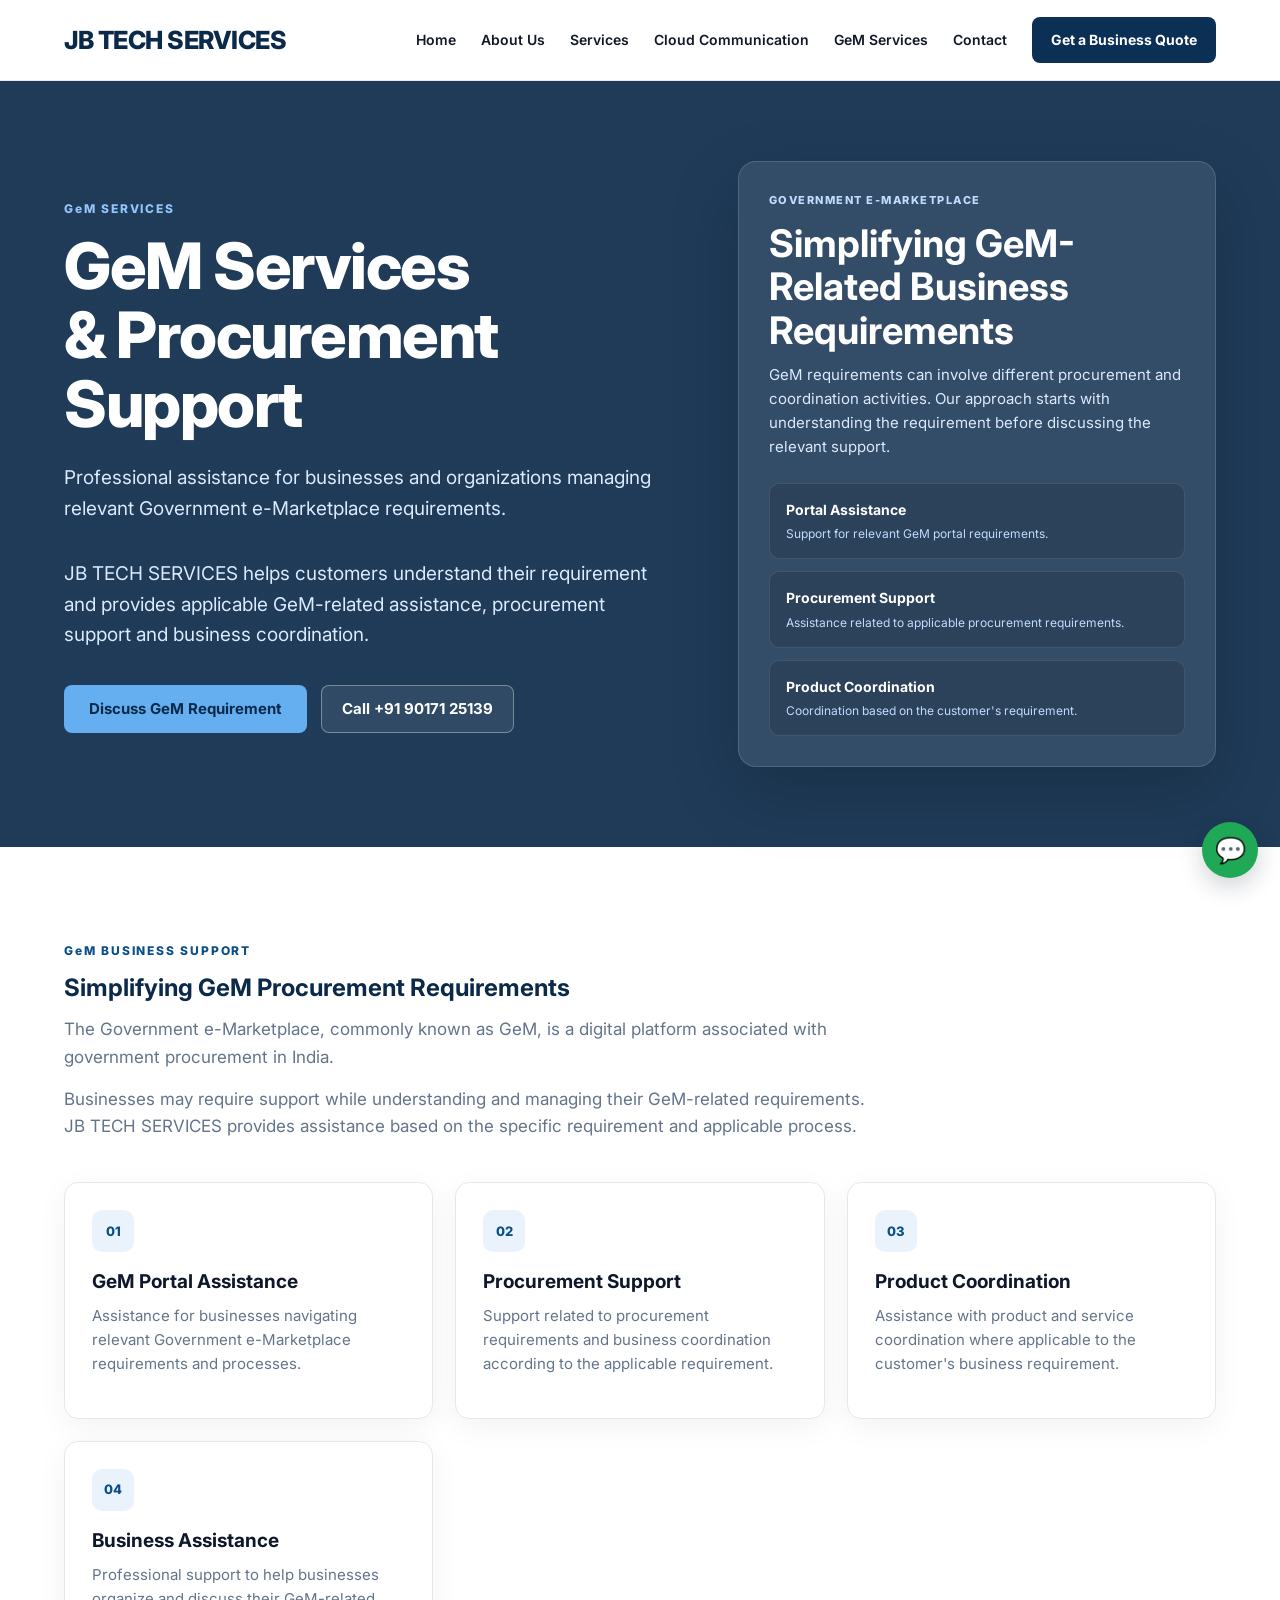
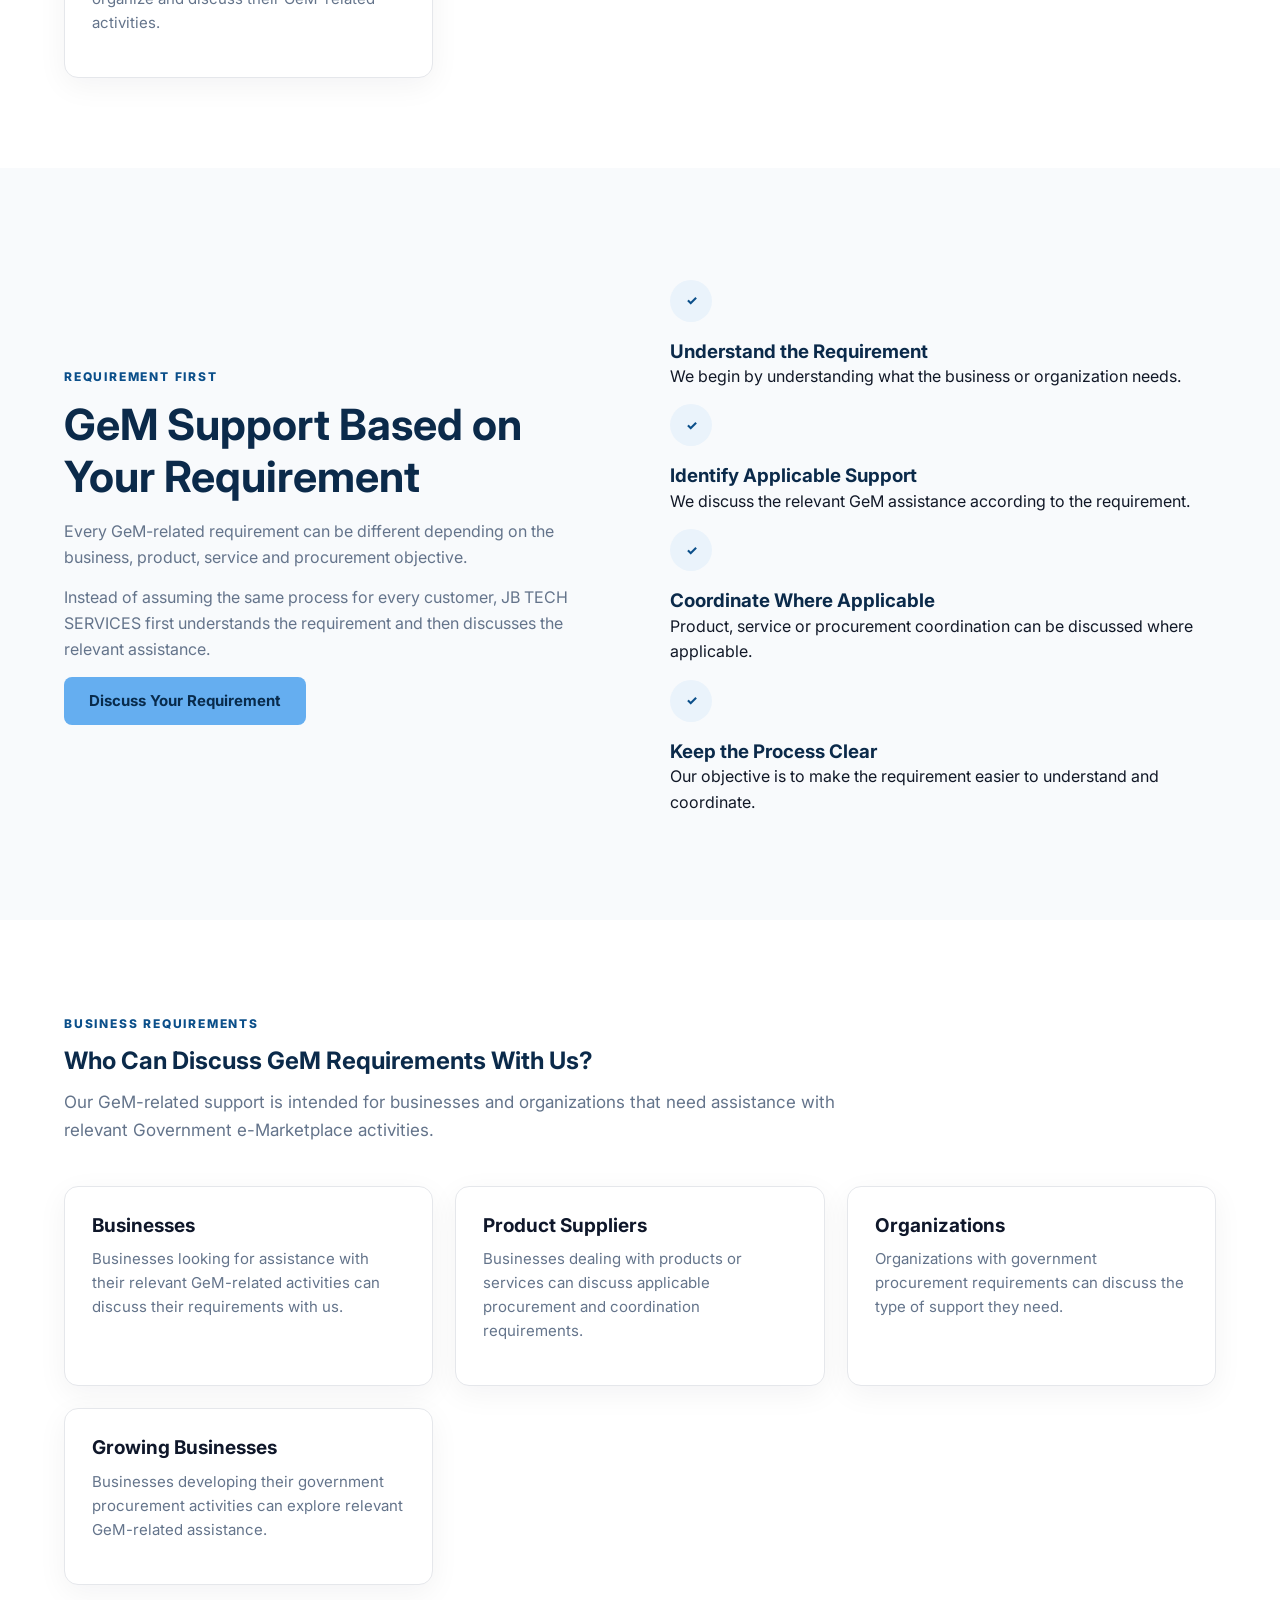
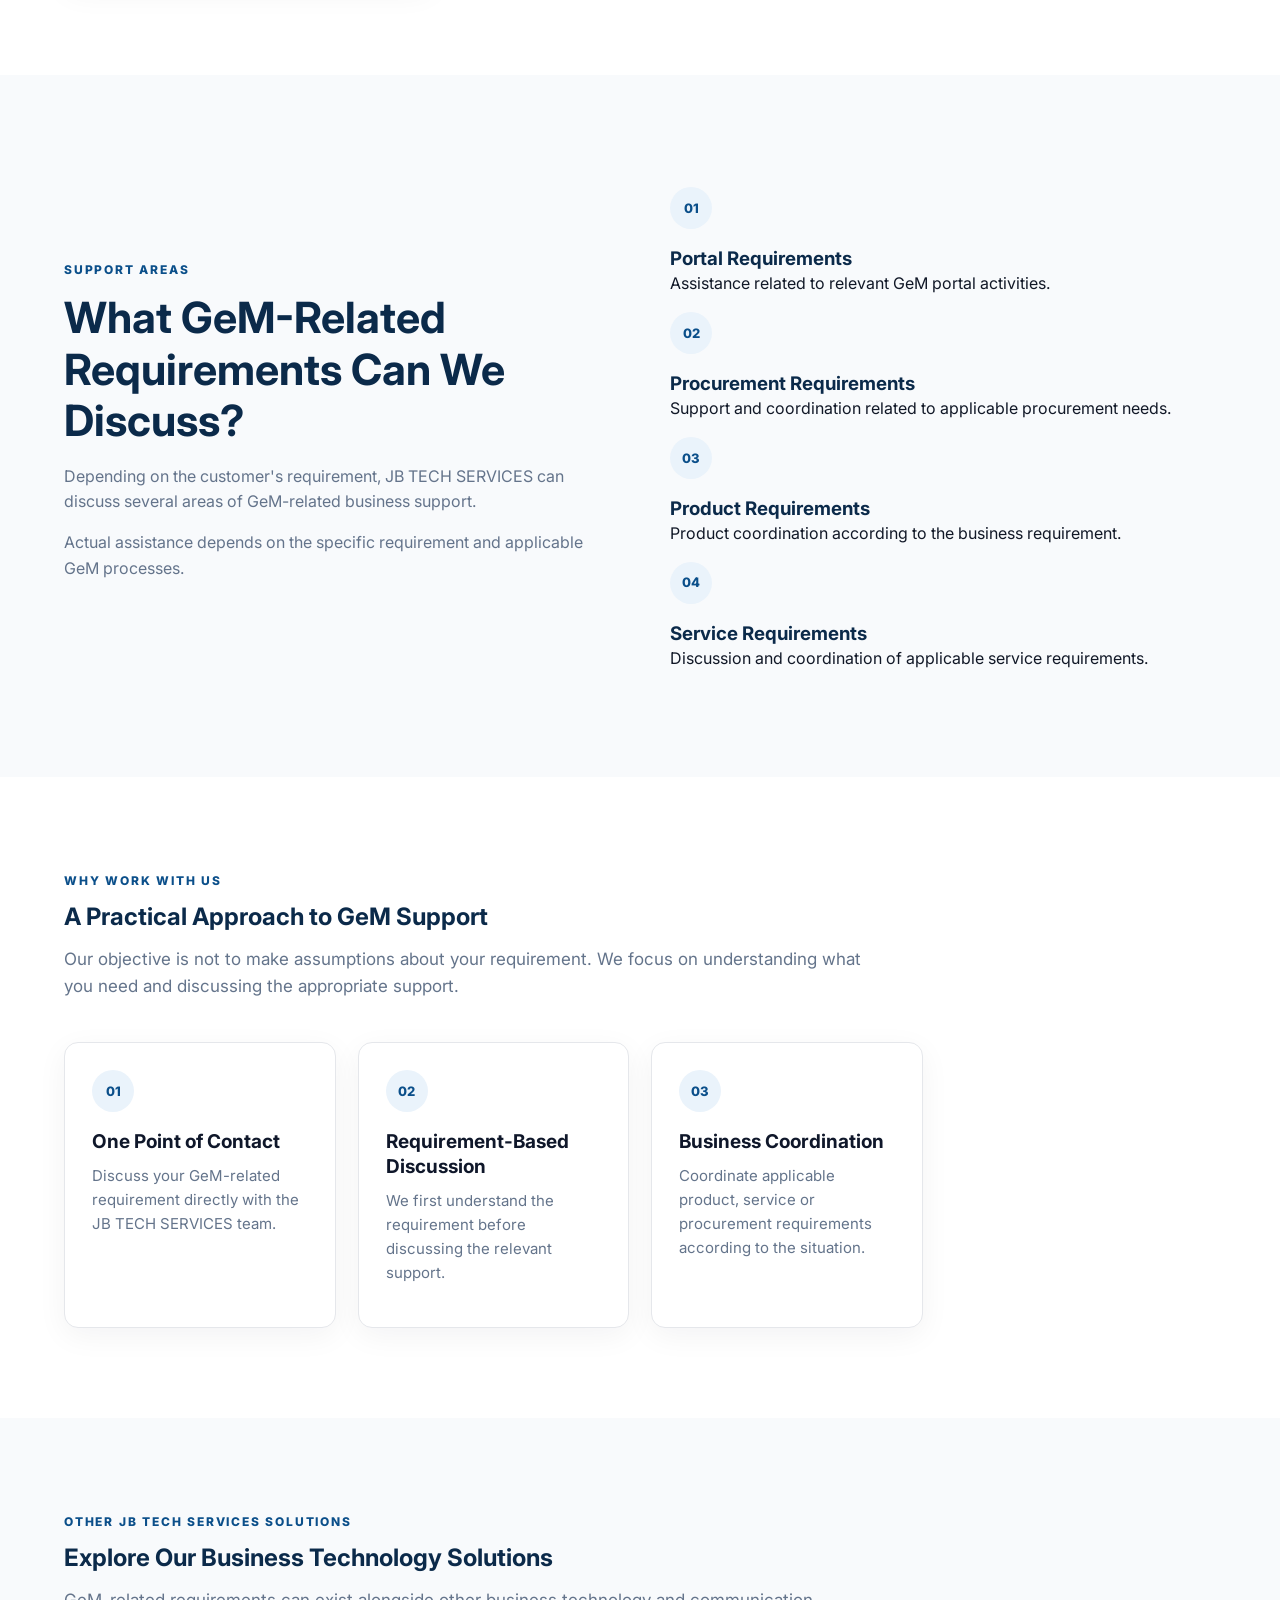
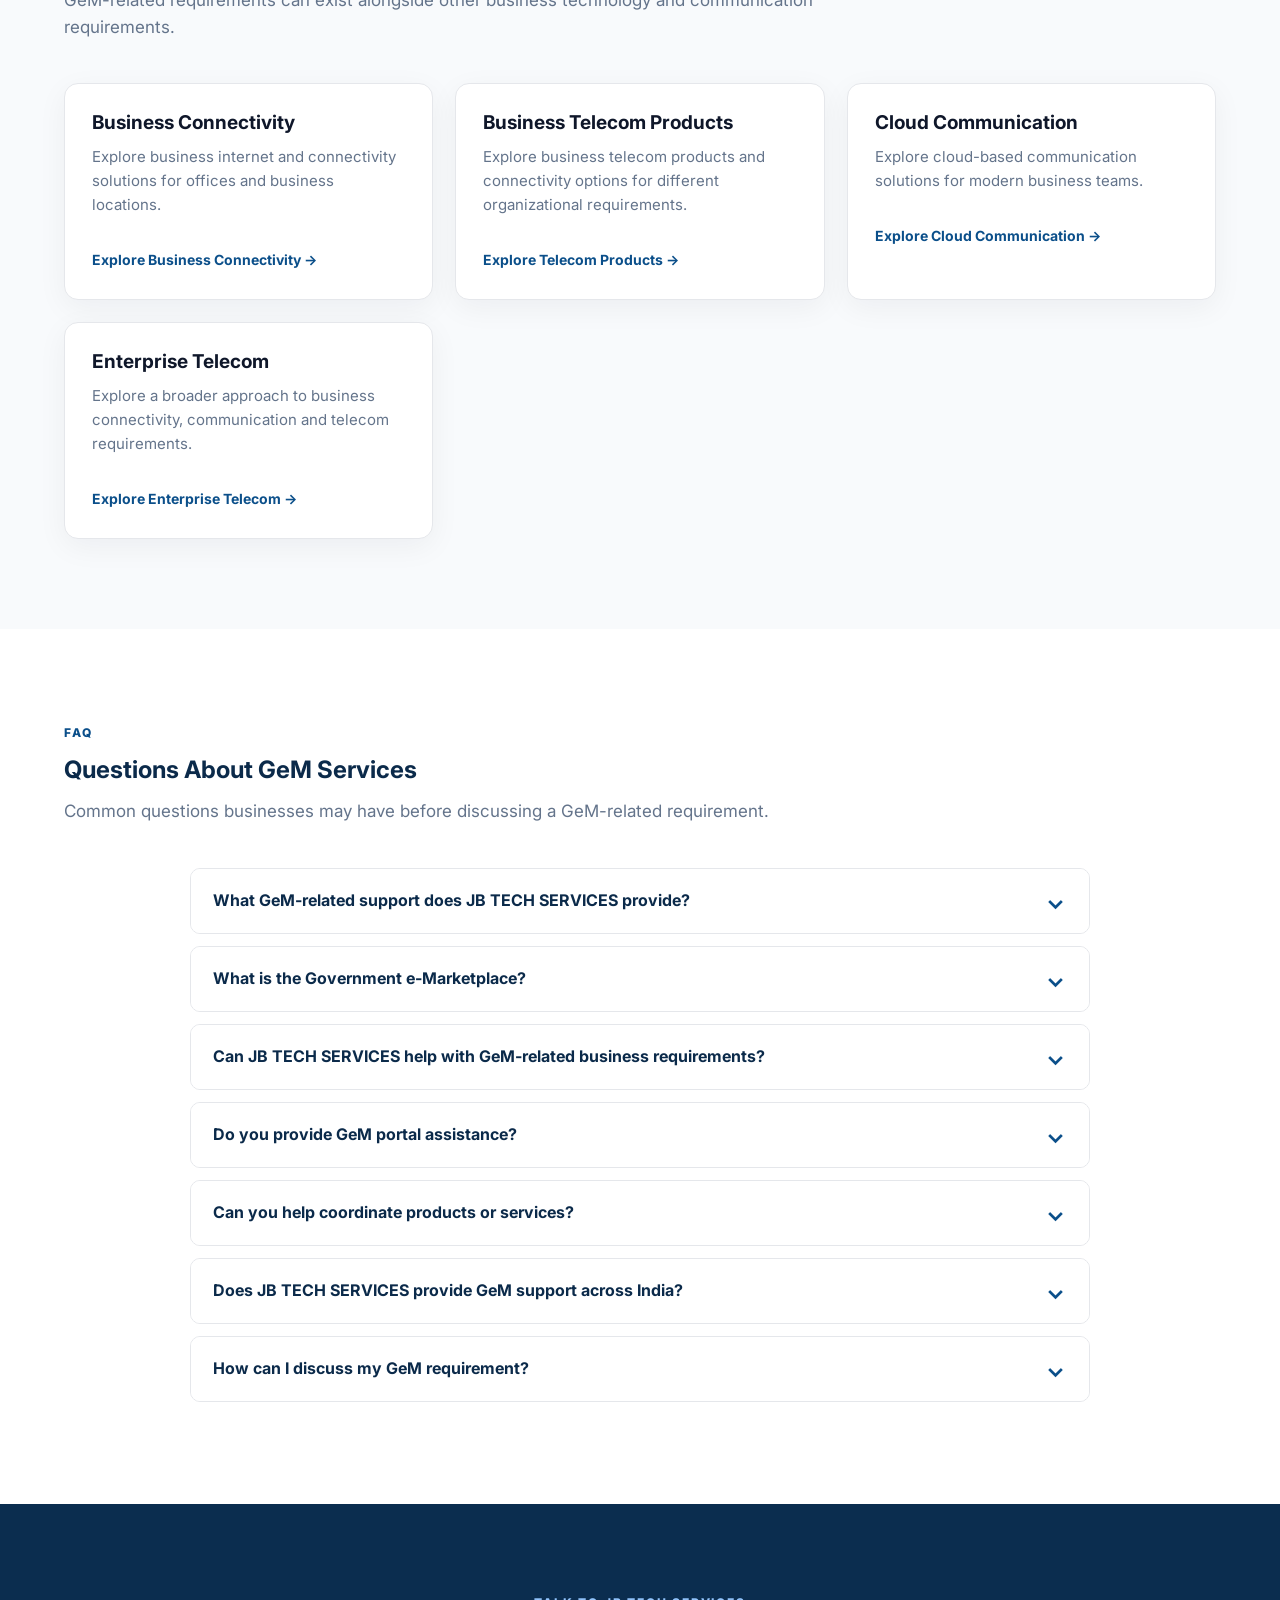
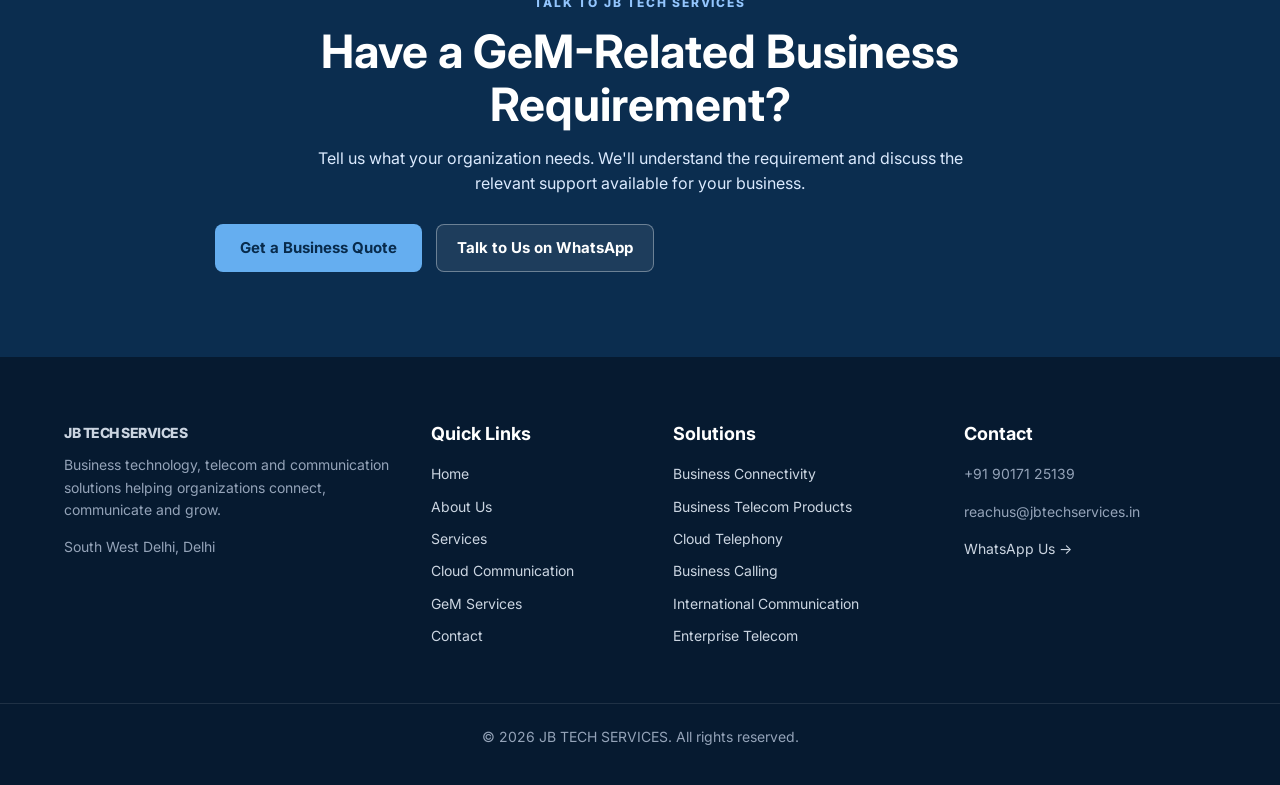
<file: gem-services.html>
<!DOCTYPE html>
<html lang="en">

<head>

    <meta charset="UTF-8">

    <meta name="viewport"
          content="width=device-width, initial-scale=1.0">

    <title>
        GeM Services & Procurement Support | JB TECH SERVICES
    </title>

    <meta
        name="description"
        content="JB TECH SERVICES provides GeM portal assistance, procurement support, product coordination and business assistance for relevant Government e-Marketplace requirements across India."
    >

    <meta
        name="author"
        content="JB TECH SERVICES"
    >

    <meta
        name="robots"
        content="index, follow"
    >

    <link
        rel="canonical"
        href="https://jbtechservices.in/gem-services.html"
    >

    <link
        rel="icon"
        type="image/svg+xml"
        href="favicon.svg"
    >


    <!-- Open Graph -->

    <meta
        property="og:title"
        content="GeM Services & Procurement Support | JB TECH SERVICES"
    >

    <meta
        property="og:description"
        content="GeM portal assistance, procurement support, product coordination and business assistance from JB TECH SERVICES."
    >

    <meta
        property="og:type"
        content="website"
    >

    <meta
        property="og:url"
        content="https://jbtechservices.in/gem-services.html"
    >

    <meta
        property="og:site_name"
        content="JB TECH SERVICES"
    >

    <meta
        name="theme-color"
        content="#0a2d4f"
    >


    <!-- Structured Data -->

    <script type="application/ld+json">
    {
        "@context": "https://schema.org",
        "@type": "Service",
        "name": "GeM Services & Procurement Support",
        "description": "GeM portal assistance, procurement support, product coordination and business assistance from JB TECH SERVICES.",
        "provider": {
            "@type": "Organization",
            "name": "JB TECH SERVICES",
            "url": "https://jbtechservices.in/"
        },
        "areaServed": {
            "@type": "Country",
            "name": "India"
        },
        "serviceType": "GeM Services and Procurement Support"
    }
    </script>


    <!-- Shared Website Stylesheet -->

    <link
        rel="stylesheet"
        href="style.css"
    >

</head>


<body>


    <!-- =====================================================
         HEADER
    ====================================================== -->

    <header class="navbar">

        <div class="container nav-container">


            <a
                href="index.html"
                class="logo"
            >
                JB TECH SERVICES
            </a>


            <div
                class="menu-toggle"
                role="button"
                tabindex="0"
                aria-label="Open navigation menu"
                aria-expanded="false"
            >
                ☰
            </div>


            <nav
                class="nav-links"
                aria-label="Main navigation"
            >

                <a href="index.html">
                    Home
                </a>

                <a href="about.html">
                    About Us
                </a>

                <a href="services.html">
                    Services
                </a>

                <a href="cloud-communication.html">
                    Cloud Communication
                </a>

                <a href="gem-services.html">
                    GeM Services
                </a>

                <a href="contact.html">
                    Contact
                </a>

                <a
                    href="contact.html"
                    class="quote-btn"
                >
                    Get a Business Quote
                </a>

            </nav>

        </div>

    </header>



    <main>


        <!-- =================================================
             HERO
        ================================================== -->

        <section class="hero">

            <div class="container hero-grid">


                <div class="hero-content">

                    <span class="eyebrow">
                        GeM SERVICES
                    </span>


                    <h1>
                        GeM Services
                        <span>
                            & Procurement Support
                        </span>
                    </h1>


                    <p>
                        Professional assistance for businesses
                        and organizations managing relevant
                        Government e-Marketplace requirements.
                    </p>


                    <p>
                        JB TECH SERVICES helps customers understand
                        their requirement and provides applicable
                        GeM-related assistance, procurement support
                        and business coordination.
                    </p>


                    <div class="hero-buttons">

                        <a
                            href="contact.html"
                            class="btn btn-primary"
                        >
                            Discuss GeM Requirement
                        </a>


                        <a
                            href="tel:+919017125139"
                            class="btn btn-secondary"
                        >
                            Call +91 90171 25139
                        </a>

                    </div>

                </div>



                <div class="hero-panel">

                    <div class="hero-panel-label">
                        GOVERNMENT E-MARKETPLACE
                    </div>


                    <h2>
                        Simplifying GeM-Related Business Requirements
                    </h2>


                    <p>
                        GeM requirements can involve different
                        procurement and coordination activities.
                        Our approach starts with understanding
                        the requirement before discussing the
                        relevant support.
                    </p>


                    <div class="hero-panel-items">


                        <div>

                            <strong>
                                Portal Assistance
                            </strong>

                            <span>
                                Support for relevant GeM portal
                                requirements.
                            </span>

                        </div>


                        <div>

                            <strong>
                                Procurement Support
                            </strong>

                            <span>
                                Assistance related to applicable
                                procurement requirements.
                            </span>

                        </div>


                        <div>

                            <strong>
                                Product Coordination
                            </strong>

                            <span>
                                Coordination based on the
                                customer's requirement.
                            </span>

                        </div>


                    </div>

                </div>

            </div>

        </section>



        <!-- =================================================
             INTRODUCTION
        ================================================== -->

        <section class="section">

            <div class="container">


                <div class="section-heading">

                    <span class="eyebrow">
                        GeM BUSINESS SUPPORT
                    </span>


                    <h2>
                        Simplifying GeM Procurement Requirements
                    </h2>


                    <p>
                        The Government e-Marketplace, commonly known
                        as GeM, is a digital platform associated with
                        government procurement in India.
                    </p>


                    <p>
                        Businesses may require support while
                        understanding and managing their GeM-related
                        requirements. JB TECH SERVICES provides
                        assistance based on the specific requirement
                        and applicable process.
                    </p>

                </div>



                <div class="cards-grid">


                    <article class="service-card">

                        <div class="card-number">
                            01
                        </div>


                        <h3>
                            GeM Portal Assistance
                        </h3>


                        <p>
                            Assistance for businesses navigating
                            relevant Government e-Marketplace
                            requirements and processes.
                        </p>

                    </article>



                    <article class="service-card">

                        <div class="card-number">
                            02
                        </div>


                        <h3>
                            Procurement Support
                        </h3>


                        <p>
                            Support related to procurement
                            requirements and business coordination
                            according to the applicable requirement.
                        </p>

                    </article>



                    <article class="service-card">

                        <div class="card-number">
                            03
                        </div>


                        <h3>
                            Product Coordination
                        </h3>


                        <p>
                            Assistance with product and service
                            coordination where applicable to the
                            customer's business requirement.
                        </p>

                    </article>



                    <article class="service-card">

                        <div class="card-number">
                            04
                        </div>


                        <h3>
                            Business Assistance
                        </h3>


                        <p>
                            Professional support to help businesses
                            organize and discuss their GeM-related
                            activities.
                        </p>

                    </article>

                </div>

            </div>

        </section>



        <!-- =================================================
             HOW WE APPROACH REQUIREMENTS
        ================================================== -->

        <section class="section section-alt">

            <div class="container">


                <div class="two-column">


                    <div>

                        <span class="eyebrow">
                            REQUIREMENT FIRST
                        </span>


                        <h2>
                            GeM Support Based on Your Requirement
                        </h2>


                        <p>
                            Every GeM-related requirement can be
                            different depending on the business,
                            product, service and procurement objective.
                        </p>


                        <p>
                            Instead of assuming the same process for
                            every customer, JB TECH SERVICES first
                            understands the requirement and then
                            discusses the relevant assistance.
                        </p>


                        <a
                            href="contact.html"
                            class="btn btn-primary"
                        >
                            Discuss Your Requirement
                        </a>

                    </div>



                    <div class="feature-list">


                        <div class="feature-item">

                            <span class="feature-icon">
                                ✓
                            </span>


                            <div>

                                <h3>
                                    Understand the Requirement
                                </h3>

                                <p>
                                    We begin by understanding what
                                    the business or organization
                                    needs.
                                </p>

                            </div>

                        </div>



                        <div class="feature-item">

                            <span class="feature-icon">
                                ✓
                            </span>


                            <div>

                                <h3>
                                    Identify Applicable Support
                                </h3>

                                <p>
                                    We discuss the relevant GeM
                                    assistance according to the
                                    requirement.
                                </p>

                            </div>

                        </div>



                        <div class="feature-item">

                            <span class="feature-icon">
                                ✓
                            </span>


                            <div>

                                <h3>
                                    Coordinate Where Applicable
                                </h3>

                                <p>
                                    Product, service or procurement
                                    coordination can be discussed
                                    where applicable.
                                </p>

                            </div>

                        </div>



                        <div class="feature-item">

                            <span class="feature-icon">
                                ✓
                            </span>


                            <div>

                                <h3>
                                    Keep the Process Clear
                                </h3>

                                <p>
                                    Our objective is to make the
                                    requirement easier to understand
                                    and coordinate.
                                </p>

                            </div>

                        </div>


                    </div>

                </div>

            </div>

        </section>



        <!-- =================================================
             WHO CAN BENEFIT
        ================================================== -->

        <section class="section">

            <div class="container">


                <div class="section-heading">

                    <span class="eyebrow">
                        BUSINESS REQUIREMENTS
                    </span>


                    <h2>
                        Who Can Discuss GeM Requirements With Us?
                    </h2>


                    <p>
                        Our GeM-related support is intended for
                        businesses and organizations that need
                        assistance with relevant Government
                        e-Marketplace activities.
                    </p>

                </div>



                <div class="cards-grid">


                    <article class="service-card">

                        <h3>
                            Businesses
                        </h3>

                        <p>
                            Businesses looking for assistance with
                            their relevant GeM-related activities
                            can discuss their requirements with us.
                        </p>

                    </article>



                    <article class="service-card">

                        <h3>
                            Product Suppliers
                        </h3>

                        <p>
                            Businesses dealing with products or
                            services can discuss applicable
                            procurement and coordination requirements.
                        </p>

                    </article>



                    <article class="service-card">

                        <h3>
                            Organizations
                        </h3>

                        <p>
                            Organizations with government procurement
                            requirements can discuss the type of
                            support they need.
                        </p>

                    </article>



                    <article class="service-card">

                        <h3>
                            Growing Businesses
                        </h3>

                        <p>
                            Businesses developing their government
                            procurement activities can explore
                            relevant GeM-related assistance.
                        </p>

                    </article>

                </div>

            </div>

        </section>



        <!-- =================================================
             REQUIREMENT TYPES
        ================================================== -->

        <section class="section section-alt">

            <div class="container">


                <div class="two-column">


                    <div>

                        <span class="eyebrow">
                            SUPPORT AREAS
                        </span>


                        <h2>
                            What GeM-Related Requirements Can We Discuss?
                        </h2>


                        <p>
                            Depending on the customer's requirement,
                            JB TECH SERVICES can discuss several
                            areas of GeM-related business support.
                        </p>


                        <p>
                            Actual assistance depends on the specific
                            requirement and applicable GeM processes.
                        </p>

                    </div>



                    <div class="feature-list">


                        <div class="feature-item">

                            <span class="feature-icon">
                                01
                            </span>


                            <div>

                                <h3>
                                    Portal Requirements
                                </h3>

                                <p>
                                    Assistance related to relevant
                                    GeM portal activities.
                                </p>

                            </div>

                        </div>



                        <div class="feature-item">

                            <span class="feature-icon">
                                02
                            </span>


                            <div>

                                <h3>
                                    Procurement Requirements
                                </h3>

                                <p>
                                    Support and coordination related
                                    to applicable procurement needs.
                                </p>

                            </div>

                        </div>



                        <div class="feature-item">

                            <span class="feature-icon">
                                03
                            </span>


                            <div>

                                <h3>
                                    Product Requirements
                                </h3>

                                <p>
                                    Product coordination according
                                    to the business requirement.
                                </p>

                            </div>

                        </div>



                        <div class="feature-item">

                            <span class="feature-icon">
                                04
                            </span>


                            <div>

                                <h3>
                                    Service Requirements
                                </h3>

                                <p>
                                    Discussion and coordination of
                                    applicable service requirements.
                                </p>

                            </div>

                        </div>


                    </div>

                </div>

            </div>

        </section>



        <!-- =================================================
             WHY JB TECH SERVICES
        ================================================== -->

        <section class="section">

            <div class="container">


                <div class="section-heading">

                    <span class="eyebrow">
                        WHY WORK WITH US
                    </span>


                    <h2>
                        A Practical Approach to GeM Support
                    </h2>


                    <p>
                        Our objective is not to make assumptions
                        about your requirement. We focus on
                        understanding what you need and discussing
                        the appropriate support.
                    </p>

                </div>



                <div class="process-grid">


                    <div class="process-card">

                        <span class="process-number">
                            01
                        </span>


                        <h3>
                            One Point of Contact
                        </h3>


                        <p>
                            Discuss your GeM-related requirement
                            directly with the JB TECH SERVICES team.
                        </p>

                    </div>



                    <div class="process-card">

                        <span class="process-number">
                            02
                        </span>


                        <h3>
                            Requirement-Based Discussion
                        </h3>


                        <p>
                            We first understand the requirement
                            before discussing the relevant support.
                        </p>

                    </div>



                    <div class="process-card">

                        <span class="process-number">
                            03
                        </span>


                        <h3>
                            Business Coordination
                        </h3>


                        <p>
                            Coordinate applicable product, service
                            or procurement requirements according
                            to the situation.
                        </p>

                    </div>

                </div>

            </div>

        </section>



        <!-- =================================================
             RELATED BUSINESS SOLUTIONS
        ================================================== -->

        <section class="section section-alt">

            <div class="container">


                <div class="section-heading">

                    <span class="eyebrow">
                        OTHER JB TECH SERVICES SOLUTIONS
                    </span>


                    <h2>
                        Explore Our Business Technology Solutions
                    </h2>


                    <p>
                        GeM-related requirements can exist alongside
                        other business technology and communication
                        requirements.
                    </p>

                </div>



                <div class="cards-grid">


                    <article class="service-card">

                        <h3>
                            Business Connectivity
                        </h3>


                        <p>
                            Explore business internet and connectivity
                            solutions for offices and business locations.
                        </p>


                        <a
                            href="business-connectivity.html"
                            class="text-link"
                        >
                            Explore Business Connectivity →
                        </a>

                    </article>



                    <article class="service-card">

                        <h3>
                            Business Telecom Products
                        </h3>


                        <p>
                            Explore business telecom products and
                            connectivity options for different
                            organizational requirements.
                        </p>


                        <a
                            href="business-telecom-products.html"
                            class="text-link"
                        >
                            Explore Telecom Products →
                        </a>

                    </article>



                    <article class="service-card">

                        <h3>
                            Cloud Communication
                        </h3>


                        <p>
                            Explore cloud-based communication solutions
                            for modern business teams.
                        </p>


                        <a
                            href="cloud-communication.html"
                            class="text-link"
                        >
                            Explore Cloud Communication →
                        </a>

                    </article>



                    <article class="service-card">

                        <h3>
                            Enterprise Telecom
                        </h3>


                        <p>
                            Explore a broader approach to business
                            connectivity, communication and telecom
                            requirements.
                        </p>


                        <a
                            href="enterprise-telecom.html"
                            class="text-link"
                        >
                            Explore Enterprise Telecom →
                        </a>

                    </article>

                </div>

            </div>

        </section>



        <!-- =================================================
             FAQ
        ================================================== -->

        <section class="section">

            <div class="container">


                <div class="section-heading">

                    <span class="eyebrow">
                        FAQ
                    </span>


                    <h2>
                        Questions About GeM Services
                    </h2>


                    <p>
                        Common questions businesses may have
                        before discussing a GeM-related requirement.
                    </p>

                </div>



                <div class="faq-list">


                    <div class="faq-item">

                        <button
                            type="button"
                            class="faq-question"
                        >

                            What GeM-related support does JB TECH SERVICES provide?

                        </button>


                        <div class="faq-answer">

                            <p>
                                JB TECH SERVICES provides GeM portal
                                assistance, procurement support,
                                product and service coordination,
                                requirement understanding and related
                                business assistance based on the
                                customer's requirement.
                            </p>

                        </div>

                    </div>



                    <div class="faq-item">

                        <button
                            type="button"
                            class="faq-question"
                        >

                            What is the Government e-Marketplace?

                        </button>


                        <div class="faq-answer">

                            <p>
                                The Government e-Marketplace, commonly
                                known as GeM, is a digital platform
                                associated with government procurement
                                in India.
                            </p>

                        </div>

                    </div>



                    <div class="faq-item">

                        <button
                            type="button"
                            class="faq-question"
                        >

                            Can JB TECH SERVICES help with GeM-related business requirements?

                        </button>


                        <div class="faq-answer">

                            <p>
                                Yes. We can discuss the business
                                requirement and provide applicable
                                GeM-related assistance, procurement
                                support and coordination.
                            </p>

                        </div>

                    </div>



                    <div class="faq-item">

                        <button
                            type="button"
                            class="faq-question"
                        >

                            Do you provide GeM portal assistance?

                        </button>


                        <div class="faq-answer">

                            <p>
                                Yes. We provide assistance for
                                relevant GeM portal and business
                                requirements based on the specific
                                requirement.
                            </p>

                        </div>

                    </div>



                    <div class="faq-item">

                        <button
                            type="button"
                            class="faq-question"
                        >

                            Can you help coordinate products or services?

                        </button>


                        <div class="faq-answer">

                            <p>
                                Where applicable, we can assist with
                                product and service coordination
                                according to the business requirement.
                            </p>

                        </div>

                    </div>



                    <div class="faq-item">

                        <button
                            type="button"
                            class="faq-question"
                        >

                            Does JB TECH SERVICES provide GeM support across India?

                        </button>


                        <div class="faq-answer">

                            <p>
                                JB TECH SERVICES has a Pan-India service
                                intent. Actual availability and the
                                applicable support depend on the
                                requirement and relevant process.
                            </p>

                        </div>

                    </div>



                    <div class="faq-item">

                        <button
                            type="button"
                            class="faq-question"
                        >

                            How can I discuss my GeM requirement?

                        </button>


                        <div class="faq-answer">

                            <p>
                                You can contact JB TECH SERVICES through
                                the business quote form, phone or
                                WhatsApp. Tell us what you need and
                                we can discuss the appropriate next
                                steps.
                            </p>

                        </div>

                    </div>


                </div>

            </div>

        </section>



        <!-- =================================================
             FINAL CTA
        ================================================== -->

        <section class="cta-section">

            <div class="container">


                <div class="cta-content">

                    <span class="eyebrow">
                        TALK TO JB TECH SERVICES
                    </span>


                    <h2>
                        Have a GeM-Related Business Requirement?
                    </h2>


                    <p>
                        Tell us what your organization needs.
                        We'll understand the requirement and
                        discuss the relevant support available
                        for your business.
                    </p>


                    <div class="hero-buttons">

                        <a
                            href="contact.html"
                            class="btn btn-primary"
                        >
                            Get a Business Quote
                        </a>


                        <a
                            href="https://wa.me/919017125139"
                            target="_blank"
                            rel="noopener noreferrer"
                            class="btn btn-secondary"
                        >
                            Talk to Us on WhatsApp
                        </a>

                    </div>

                </div>

            </div>

        </section>


    </main>



    <!-- =====================================================
         FOOTER
    ====================================================== -->

    <footer class="footer">

        <div class="container footer-grid">


            <!-- COMPANY -->

            <div>

                <a
                    href="index.html"
                    class="logo"
                >
                    JB TECH SERVICES
                </a>


                <p>
                    Business technology, telecom and
                    communication solutions helping
                    organizations connect, communicate
                    and grow.
                </p>


                <p>
                    South West Delhi, Delhi
                </p>

            </div>



            <!-- QUICK LINKS -->

            <div>

                <h3>
                    Quick Links
                </h3>


                <a href="index.html">
                    Home
                </a>


                <a href="about.html">
                    About Us
                </a>


                <a href="services.html">
                    Services
                </a>


                <a href="cloud-communication.html">
                    Cloud Communication
                </a>


                <a href="gem-services.html">
                    GeM Services
                </a>


                <a href="contact.html">
                    Contact
                </a>

            </div>



            <!-- SOLUTIONS -->

            <div>

                <h3>
                    Solutions
                </h3>


                <a href="business-connectivity.html">
                    Business Connectivity
                </a>


                <a href="business-telecom-products.html">
                    Business Telecom Products
                </a>


                <a href="cloud-telephony.html">
                    Cloud Telephony
                </a>


                <a href="business-calling.html">
                    Business Calling
                </a>


                <a href="international-communication.html">
                    International Communication
                </a>


                <a href="enterprise-telecom.html">
                    Enterprise Telecom
                </a>

            </div>



            <!-- CONTACT -->

            <div>

                <h3>
                    Contact
                </h3>


                <p>
                    +91 90171 25139
                </p>


                <p>
                    reachus@jbtechservices.in
                </p>


                <a
                    href="https://wa.me/919017125139"
                    target="_blank"
                    rel="noopener noreferrer"
                >
                    WhatsApp Us →
                </a>

            </div>


        </div>



        <div class="footer-bottom">

            <div class="container">

                <p>
                    © 2026 JB TECH SERVICES.
                    All rights reserved.
                </p>

            </div>

        </div>

    </footer>



    <!-- =====================================================
         FLOATING WHATSAPP
    ====================================================== -->

    <a
        href="https://wa.me/919017125139"
        target="_blank"
        rel="noopener noreferrer"
        class="chat-button"
        title="Chat with JB TECH SERVICES"
        aria-label="Chat with JB TECH SERVICES on WhatsApp"
    >
        💬
    </a>



    <!-- Shared Website JavaScript -->

    <script src="script.js"></script>

</body>

</html>
</file>
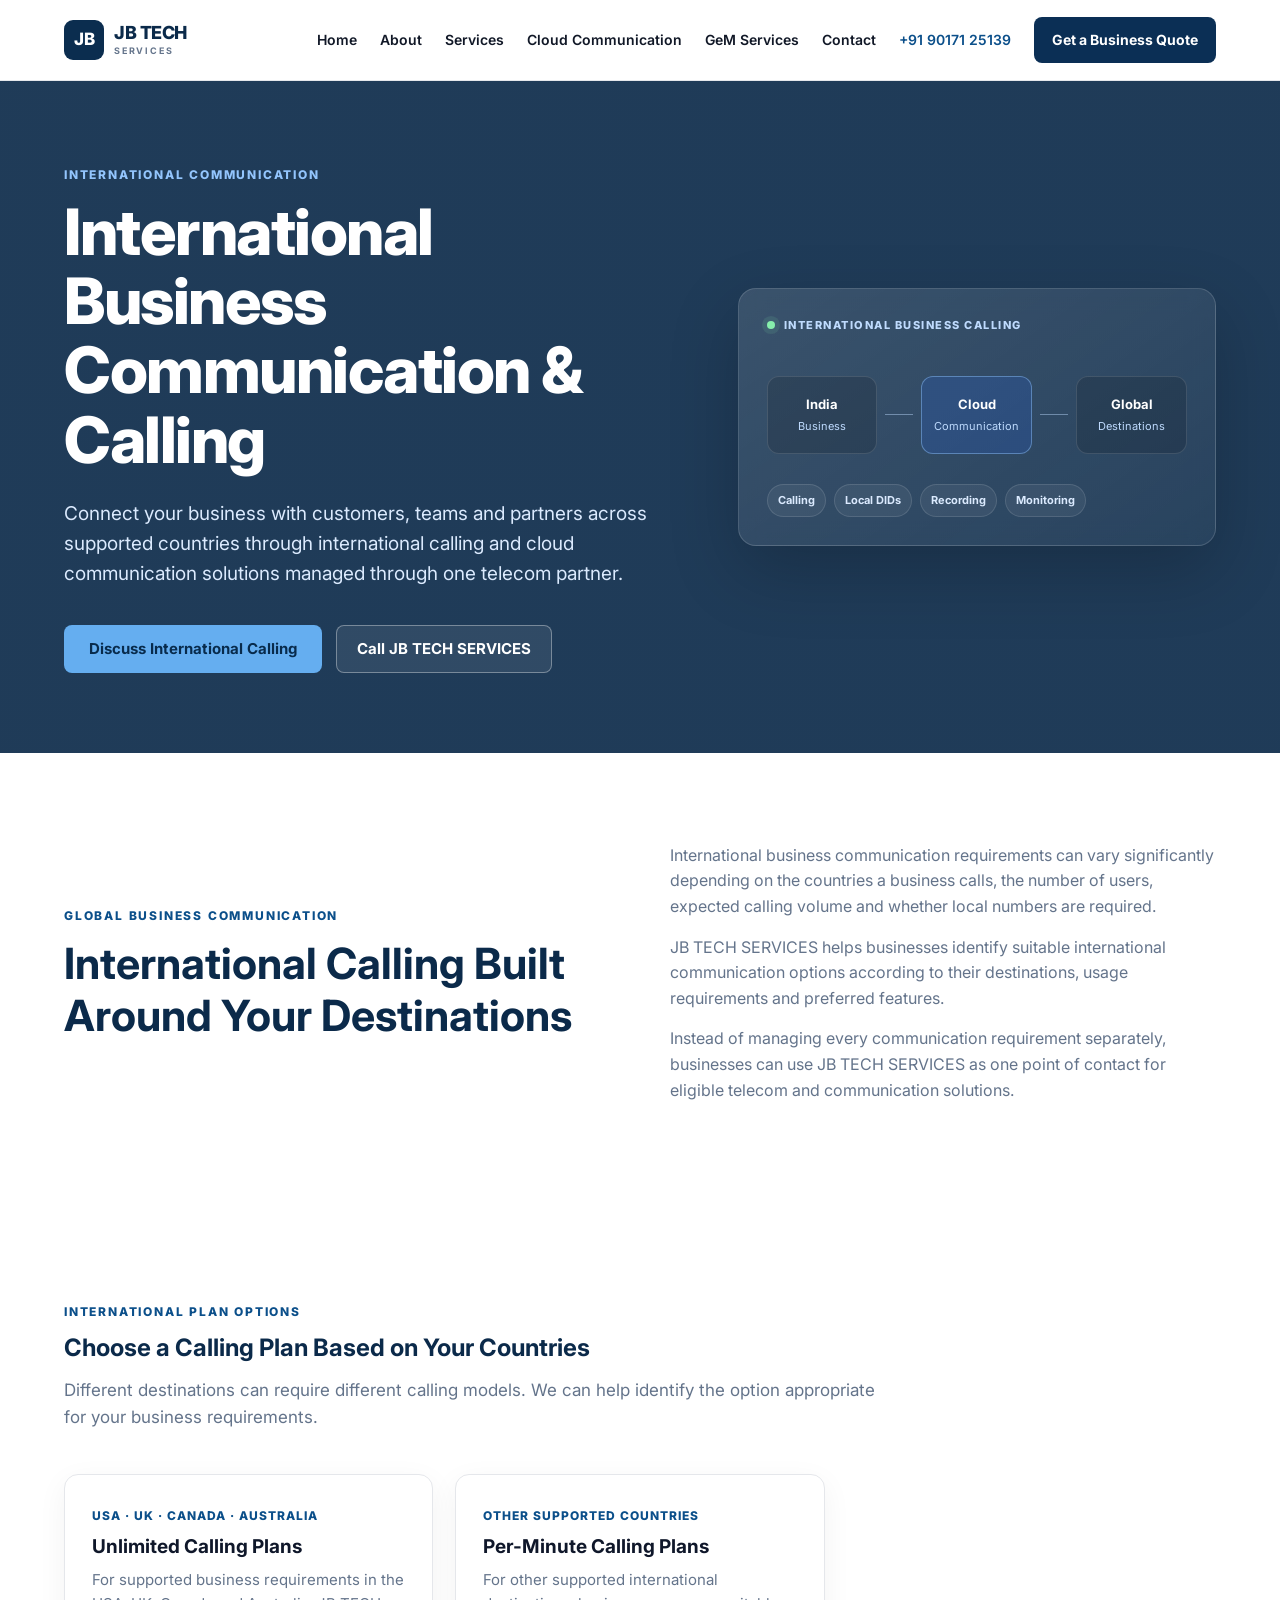
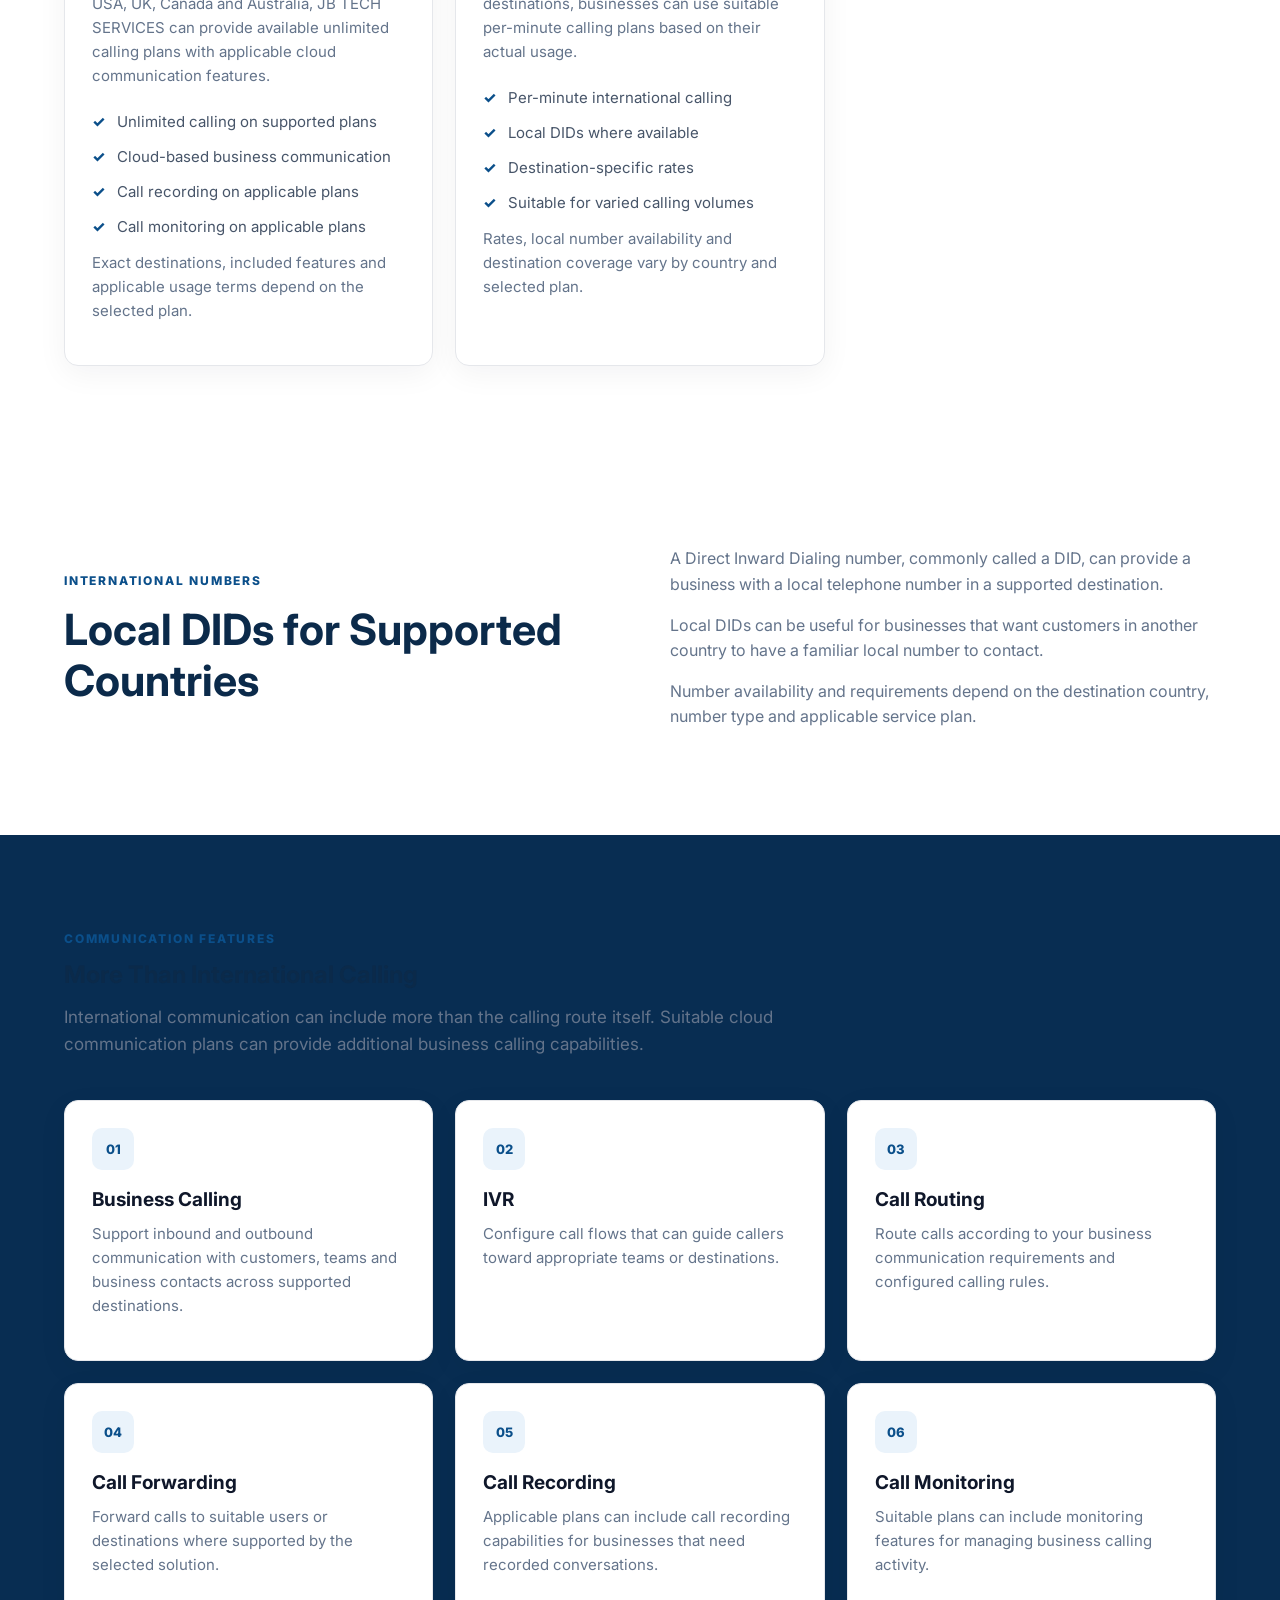
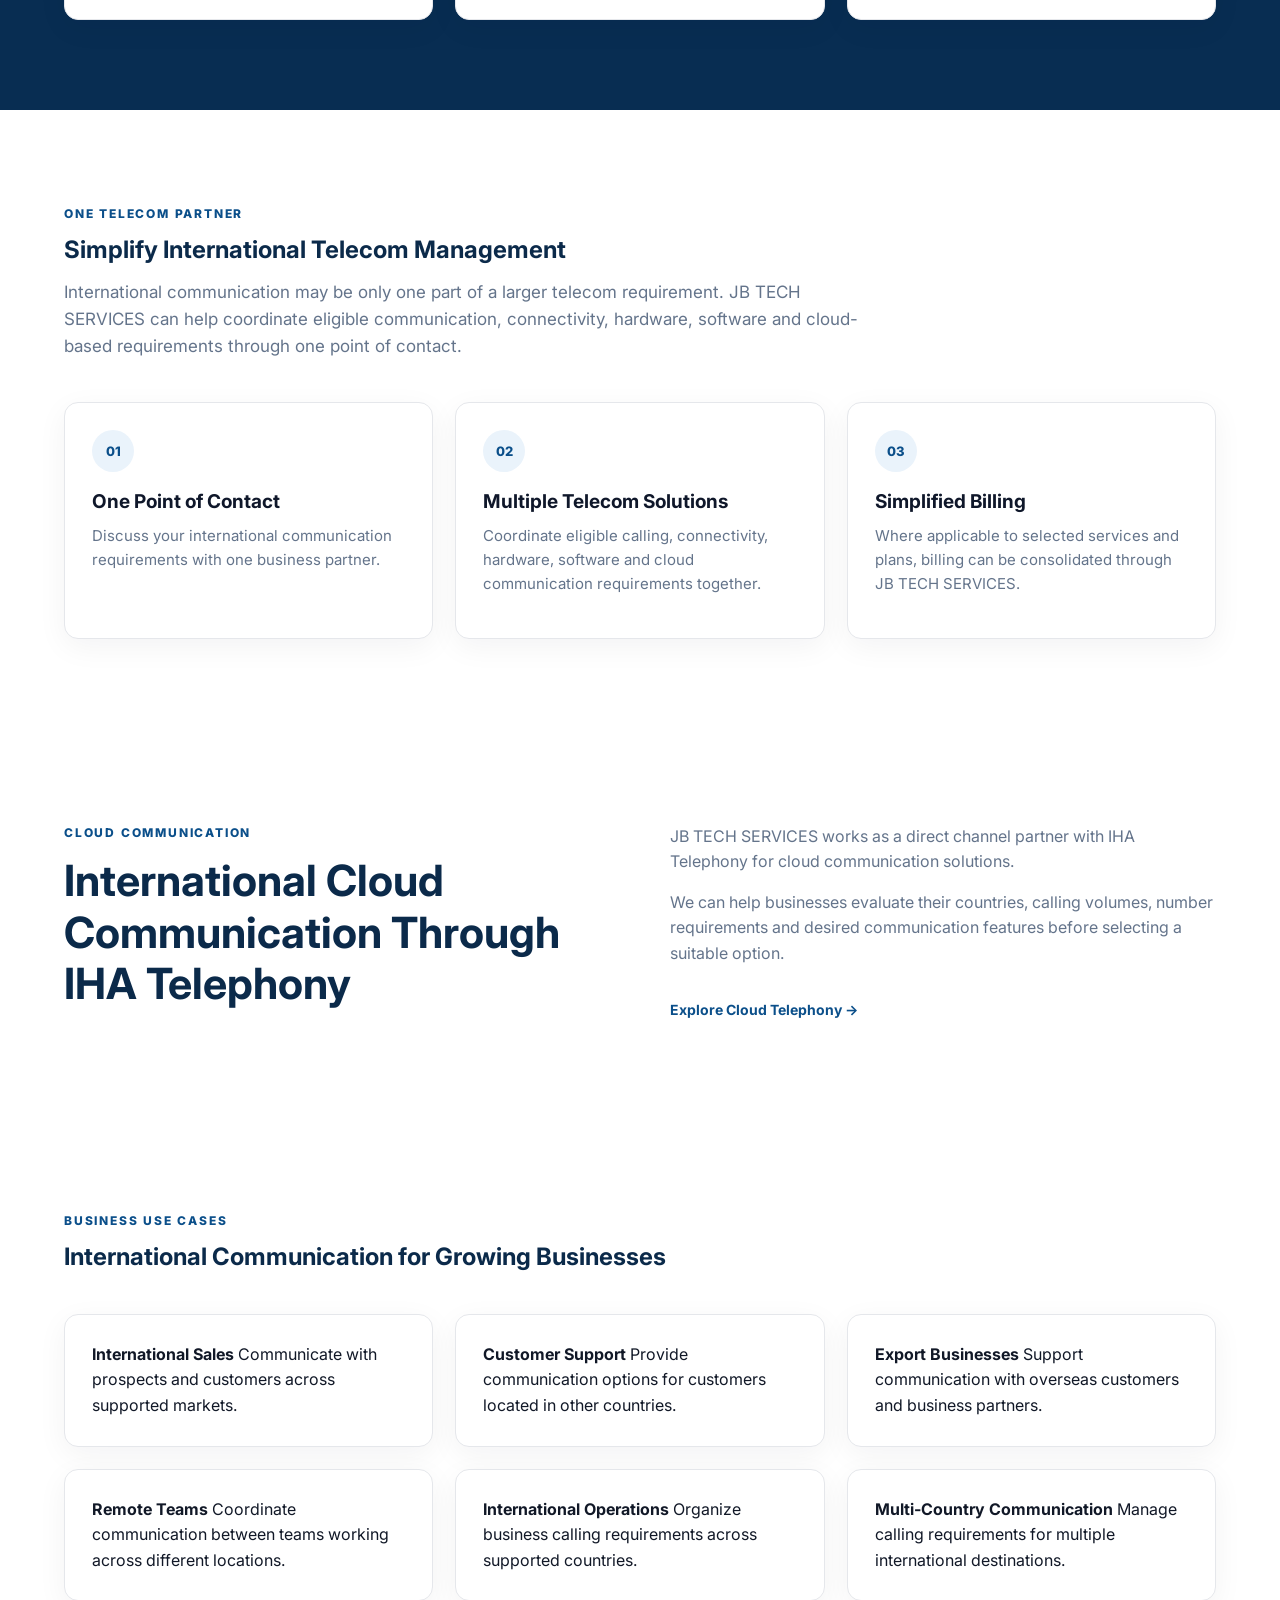
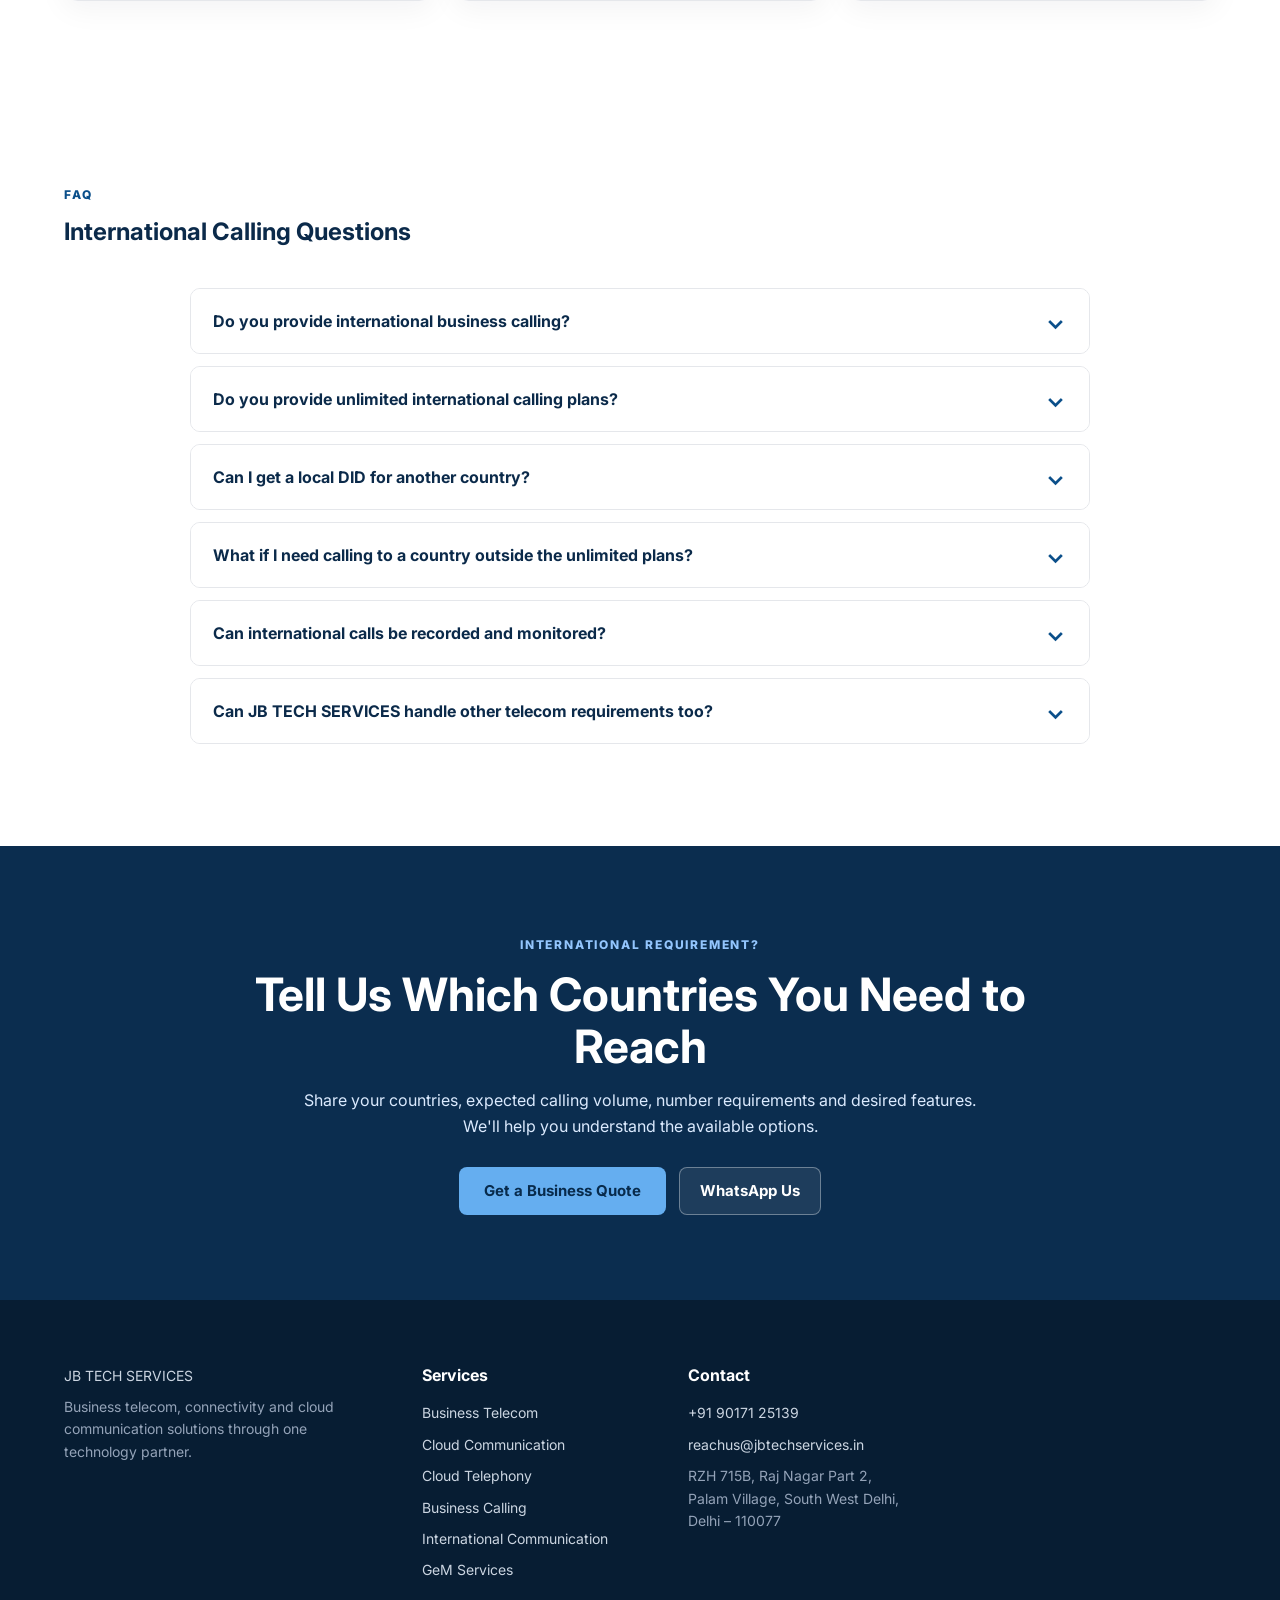
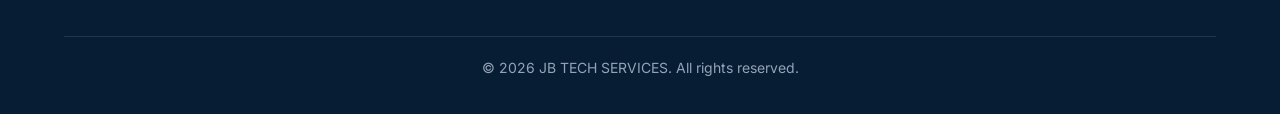
<file: international-communication.html>
<!DOCTYPE html>
<html lang="en">

<head>

    <meta charset="UTF-8">

    <meta name="viewport"
          content="width=device-width, initial-scale=1.0">

    <link rel="icon"
          type="image/svg+xml"
          href="favicon.svg">

    <title>
        International Business Communication & Calling | JB TECH SERVICES
    </title>

    <meta name="description"
          content="International business communication and calling solutions from JB TECH SERVICES, with supported unlimited calling plans, local DIDs and per-minute options for businesses communicating across countries.">

    <meta name="robots"
          content="index, follow">

    <meta name="author"
          content="JB TECH SERVICES">

    <link rel="canonical"
          href="https://jbtechservices.in/international-communication.html">


    <!-- OPEN GRAPH -->

    <meta property="og:title"
          content="International Business Communication & Calling | JB TECH SERVICES">

    <meta property="og:description"
          content="International business calling solutions with supported unlimited plans, local DIDs and per-minute calling options for businesses communicating across countries.">

    <meta property="og:type"
          content="website">

    <meta property="og:url"
          content="https://jbtechservices.in/international-communication.html">

    <meta property="og:site_name"
          content="JB TECH SERVICES">

    <meta name="theme-color"
          content="#0b2d4f">


    <!-- STRUCTURED DATA -->

    <script type="application/ld+json">
    {
        "@context": "https://schema.org",
        "@type": "Service",
        "name": "International Business Communication Services",
        "serviceType": "International Business Communication",
        "description": "International business communication and calling solutions including supported unlimited calling plans, per-minute calling options and local DIDs for eligible destinations.",
        "provider": {
            "@type": "Organization",
            "name": "JB TECH SERVICES",
            "url": "https://jbtechservices.in/",
            "telephone": "+91 90171 25139",
            "email": "reachus@jbtechservices.in"
        },
        "areaServed": {
            "@type": "Country",
            "name": "India"
        },
        "url": "https://jbtechservices.in/international-communication.html"
    }
    </script>


    <link rel="stylesheet"
          href="style.css">

</head>


<body>


    <!-- ================= HEADER ================= -->

    <header class="site-header">

        <div class="container header-inner">

            <a href="index.html"
               class="brand"
               aria-label="JB TECH SERVICES Home">

                <span class="brand-mark">
                    JB
                </span>

                <span class="brand-text">

                    <strong>
                        JB TECH
                    </strong>

                    <small>
                        SERVICES
                    </small>

                </span>

            </a>


            <button class="menu-toggle"
                    type="button"
                    aria-label="Open navigation"
                    aria-expanded="false">

                <span></span>
                <span></span>
                <span></span>

            </button>


            <nav class="main-nav"
                 aria-label="Main navigation">

                <a href="index.html">
                    Home
                </a>

                <a href="about.html">
                    About
                </a>

                <a href="services.html">
                    Services
                </a>

                <a href="cloud-communication.html">
                    Cloud Communication
                </a>

                <a href="gem-services.html">
                    GeM Services
                </a>

                <a href="contact.html">
                    Contact
                </a>

                <a href="tel:+919017125139"
                   class="nav-phone">
                    +91 90171 25139
                </a>

                <a href="contact.html"
                   class="nav-cta">
                    Get a Business Quote
                </a>

            </nav>

        </div>

    </header>



    <main>


        <!-- ================= HERO ================= -->

        <section class="hero">

            <div class="container hero-grid">


                <div class="hero-content">

                    <span class="eyebrow">
                        INTERNATIONAL COMMUNICATION
                    </span>


                    <h1>

                        International Business
                        <span>
                            Communication &amp; Calling
                        </span>

                    </h1>


                    <p class="hero-text">

                        Connect your business with customers, teams and
                        partners across supported countries through
                        international calling and cloud communication
                        solutions managed through one telecom partner.

                    </p>


                    <div class="hero-actions">

                        <a href="contact.html"
                           class="btn btn-primary">
                            Discuss International Calling
                        </a>


                        <a href="tel:+919017125139"
                           class="btn btn-secondary">
                            Call JB TECH SERVICES
                        </a>

                    </div>

                </div>



                <div class="hero-visual">

                    <div class="tech-panel">


                        <div class="tech-panel-top">

                            <span class="status-dot"></span>

                            <span>
                                INTERNATIONAL BUSINESS CALLING
                            </span>

                        </div>


                        <div class="call-flow">


                            <div class="flow-node">

                                <strong>
                                    India
                                </strong>

                                <span>
                                    Business
                                </span>

                            </div>


                            <div class="flow-line"></div>


                            <div class="flow-node active">

                                <strong>
                                    Cloud
                                </strong>

                                <span>
                                    Communication
                                </span>

                            </div>


                            <div class="flow-line"></div>


                            <div class="flow-node">

                                <strong>
                                    Global
                                </strong>

                                <span>
                                    Destinations
                                </span>

                            </div>

                        </div>


                        <div class="tech-features">

                            <span>
                                Calling
                            </span>

                            <span>
                                Local DIDs
                            </span>

                            <span>
                                Recording
                            </span>

                            <span>
                                Monitoring
                            </span>

                        </div>

                    </div>

                </div>

            </div>

        </section>



        <!-- ================= INTRO ================= -->

        <section class="section">

            <div class="container two-column">


                <div>

                    <span class="eyebrow">
                        GLOBAL BUSINESS COMMUNICATION
                    </span>


                    <h2>
                        International Calling Built Around Your Destinations
                    </h2>

                </div>


                <div>

                    <p>
                        International business communication requirements
                        can vary significantly depending on the countries
                        a business calls, the number of users, expected
                        calling volume and whether local numbers are
                        required.
                    </p>


                    <p>
                        JB TECH SERVICES helps businesses identify
                        suitable international communication options
                        according to their destinations, usage
                        requirements and preferred features.
                    </p>


                    <p>
                        Instead of managing every communication
                        requirement separately, businesses can use JB TECH
                        SERVICES as one point of contact for eligible
                        telecom and communication solutions.
                    </p>

                </div>

            </div>

        </section>



        <!-- ================= PLAN OPTIONS ================= -->

        <section class="section section-light">

            <div class="container">


                <div class="section-heading">

                    <span class="eyebrow">
                        INTERNATIONAL PLAN OPTIONS
                    </span>


                    <h2>
                        Choose a Calling Plan Based on Your Countries
                    </h2>


                    <p>
                        Different destinations can require different
                        calling models. We can help identify the option
                        appropriate for your business requirements.
                    </p>

                </div>



                <div class="international-grid">


                    <article class="international-card">


                        <span class="country-label">
                            USA · UK · CANADA · AUSTRALIA
                        </span>


                        <h3>
                            Unlimited Calling Plans
                        </h3>


                        <p>
                            For supported business requirements in the
                            USA, UK, Canada and Australia, JB TECH SERVICES
                            can provide available unlimited calling plans
                            with applicable cloud communication features.
                        </p>


                        <ul class="check-list">

                            <li>
                                Unlimited calling on supported plans
                            </li>

                            <li>
                                Cloud-based business communication
                            </li>

                            <li>
                                Call recording on applicable plans
                            </li>

                            <li>
                                Call monitoring on applicable plans
                            </li>

                        </ul>


                        <p class="small-note">
                            Exact destinations, included features and
                            applicable usage terms depend on the selected
                            plan.
                        </p>

                    </article>



                    <article class="international-card">


                        <span class="country-label">
                            OTHER SUPPORTED COUNTRIES
                        </span>


                        <h3>
                            Per-Minute Calling Plans
                        </h3>


                        <p>
                            For other supported international destinations,
                            businesses can use suitable per-minute calling
                            plans based on their actual usage.
                        </p>


                        <ul class="check-list">

                            <li>
                                Per-minute international calling
                            </li>

                            <li>
                                Local DIDs where available
                            </li>

                            <li>
                                Destination-specific rates
                            </li>

                            <li>
                                Suitable for varied calling volumes
                            </li>

                        </ul>


                        <p class="small-note">
                            Rates, local number availability and destination
                            coverage vary by country and selected plan.
                        </p>

                    </article>

                </div>

            </div>

        </section>



        <!-- ================= LOCAL DIDS ================= -->

        <section class="section">

            <div class="container two-column">


                <div>

                    <span class="eyebrow">
                        INTERNATIONAL NUMBERS
                    </span>


                    <h2>
                        Local DIDs for Supported Countries
                    </h2>

                </div>


                <div>

                    <p>
                        A Direct Inward Dialing number, commonly called a
                        DID, can provide a business with a local telephone
                        number in a supported destination.
                    </p>


                    <p>
                        Local DIDs can be useful for businesses that want
                        customers in another country to have a familiar
                        local number to contact.
                    </p>


                    <p>
                        Number availability and requirements depend on the
                        destination country, number type and applicable
                        service plan.
                    </p>

                </div>

            </div>

        </section>



        <!-- ================= FEATURES ================= -->

        <section class="section section-dark">

            <div class="container">


                <div class="section-heading">

                    <span class="eyebrow">
                        COMMUNICATION FEATURES
                    </span>


                    <h2>
                        More Than International Calling
                    </h2>


                    <p>
                        International communication can include more than
                        the calling route itself. Suitable cloud
                        communication plans can provide additional
                        business calling capabilities.
                    </p>

                </div>



                <div class="service-grid">


                    <article class="service-card">

                        <span class="card-number">
                            01
                        </span>


                        <h3>
                            Business Calling
                        </h3>


                        <p>
                            Support inbound and outbound communication
                            with customers, teams and business contacts
                            across supported destinations.
                        </p>

                    </article>



                    <article class="service-card">

                        <span class="card-number">
                            02
                        </span>


                        <h3>
                            IVR
                        </h3>


                        <p>
                            Configure call flows that can guide callers
                            toward appropriate teams or destinations.
                        </p>

                    </article>



                    <article class="service-card">

                        <span class="card-number">
                            03
                        </span>


                        <h3>
                            Call Routing
                        </h3>


                        <p>
                            Route calls according to your business
                            communication requirements and configured
                            calling rules.
                        </p>

                    </article>



                    <article class="service-card">

                        <span class="card-number">
                            04
                        </span>


                        <h3>
                            Call Forwarding
                        </h3>


                        <p>
                            Forward calls to suitable users or destinations
                            where supported by the selected solution.
                        </p>

                    </article>



                    <article class="service-card">

                        <span class="card-number">
                            05
                        </span>


                        <h3>
                            Call Recording
                        </h3>


                        <p>
                            Applicable plans can include call recording
                            capabilities for businesses that need recorded
                            conversations.
                        </p>

                    </article>



                    <article class="service-card">

                        <span class="card-number">
                            06
                        </span>


                        <h3>
                            Call Monitoring
                        </h3>


                        <p>
                            Suitable plans can include monitoring features
                            for managing business calling activity.
                        </p>

                    </article>

                </div>

            </div>

        </section>



        <!-- ================= ONE PARTNER ================= -->

        <section class="section">

            <div class="container">


                <div class="section-heading">

                    <span class="eyebrow">
                        ONE TELECOM PARTNER
                    </span>


                    <h2>
                        Simplify International Telecom Management
                    </h2>


                    <p>
                        International communication may be only one part
                        of a larger telecom requirement. JB TECH SERVICES
                        can help coordinate eligible communication,
                        connectivity, hardware, software and cloud-based
                        requirements through one point of contact.
                    </p>

                </div>



                <div class="feature-grid">


                    <article class="feature-card">

                        <div class="feature-icon">
                            01
                        </div>


                        <h3>
                            One Point of Contact
                        </h3>


                        <p>
                            Discuss your international communication
                            requirements with one business partner.
                        </p>

                    </article>



                    <article class="feature-card">

                        <div class="feature-icon">
                            02
                        </div>


                        <h3>
                            Multiple Telecom Solutions
                        </h3>


                        <p>
                            Coordinate eligible calling, connectivity,
                            hardware, software and cloud communication
                            requirements together.
                        </p>

                    </article>



                    <article class="feature-card">

                        <div class="feature-icon">
                            03
                        </div>


                        <h3>
                            Simplified Billing
                        </h3>


                        <p>
                            Where applicable to selected services and
                            plans, billing can be consolidated through
                            JB TECH SERVICES.
                        </p>

                    </article>

                </div>

            </div>

        </section>



        <!-- ================= IHA ================= -->

        <section class="section section-light">

            <div class="container two-column">


                <div>

                    <span class="eyebrow">
                        CLOUD COMMUNICATION
                    </span>


                    <h2>
                        International Cloud Communication Through IHA Telephony
                    </h2>

                </div>


                <div>

                    <p>
                        JB TECH SERVICES works as a direct channel partner
                        with IHA Telephony for cloud communication
                        solutions.
                    </p>


                    <p>
                        We can help businesses evaluate their countries,
                        calling volumes, number requirements and desired
                        communication features before selecting a suitable
                        option.
                    </p>


                    <a href="cloud-telephony.html"
                       class="text-link">
                        Explore Cloud Telephony →
                    </a>

                </div>

            </div>

        </section>



        <!-- ================= USE CASES ================= -->

        <section class="section">

            <div class="container">


                <div class="section-heading">

                    <span class="eyebrow">
                        BUSINESS USE CASES
                    </span>


                    <h2>
                        International Communication for Growing Businesses
                    </h2>

                </div>



                <div class="use-case-grid">


                    <div class="use-case">

                        <strong>
                            International Sales
                        </strong>

                        <span>
                            Communicate with prospects and customers across
                            supported markets.
                        </span>

                    </div>



                    <div class="use-case">

                        <strong>
                            Customer Support
                        </strong>

                        <span>
                            Provide communication options for customers
                            located in other countries.
                        </span>

                    </div>



                    <div class="use-case">

                        <strong>
                            Export Businesses
                        </strong>

                        <span>
                            Support communication with overseas customers
                            and business partners.
                        </span>

                    </div>



                    <div class="use-case">

                        <strong>
                            Remote Teams
                        </strong>

                        <span>
                            Coordinate communication between teams working
                            across different locations.
                        </span>

                    </div>



                    <div class="use-case">

                        <strong>
                            International Operations
                        </strong>

                        <span>
                            Organize business calling requirements across
                            supported countries.
                        </span>

                    </div>



                    <div class="use-case">

                        <strong>
                            Multi-Country Communication
                        </strong>

                        <span>
                            Manage calling requirements for multiple
                            international destinations.
                        </span>

                    </div>

                </div>

            </div>

        </section>



        <!-- ================= FAQ ================= -->

        <section class="section section-light">

            <div class="container">


                <div class="section-heading">

                    <span class="eyebrow">
                        FAQ
                    </span>


                    <h2>
                        International Calling Questions
                    </h2>

                </div>



                <div class="faq-list">


                    <div class="faq-item">

                        <button class="faq-question"
                                type="button"
                                aria-expanded="false">

                            <strong>
                                Do you provide international business calling?
                            </strong>

                        </button>


                        <div class="faq-answer">

                            <p>
                                Yes. JB TECH SERVICES can provide
                                international business communication and
                                calling options for supported countries
                                and destinations.
                            </p>

                        </div>

                    </div>



                    <div class="faq-item">

                        <button class="faq-question"
                                type="button"
                                aria-expanded="false">

                            <strong>
                                Do you provide unlimited international calling plans?
                            </strong>

                        </button>


                        <div class="faq-answer">

                            <p>
                                Available unlimited calling plans can be
                                provided for supported USA, UK, Canada and
                                Australia requirements. Exact included
                                destinations, features and usage terms
                                depend on the selected plan.
                            </p>

                        </div>

                    </div>



                    <div class="faq-item">

                        <button class="faq-question"
                                type="button"
                                aria-expanded="false">

                            <strong>
                                Can I get a local DID for another country?
                            </strong>

                        </button>


                        <div class="faq-answer">

                            <p>
                                Local DIDs can be available for supported
                                countries. Availability depends on the
                                destination, number type and selected
                                service plan.
                            </p>

                        </div>

                    </div>



                    <div class="faq-item">

                        <button class="faq-question"
                                type="button"
                                aria-expanded="false">

                            <strong>
                                What if I need calling to a country outside the unlimited plans?
                            </strong>

                        </button>


                        <div class="faq-answer">

                            <p>
                                Suitable per-minute calling plans can be
                                available for other supported destinations.
                                Rates and local DID availability vary by
                                country and selected plan.
                            </p>

                        </div>

                    </div>



                    <div class="faq-item">

                        <button class="faq-question"
                                type="button"
                                aria-expanded="false">

                            <strong>
                                Can international calls be recorded and monitored?
                            </strong>

                        </button>


                        <div class="faq-answer">

                            <p>
                                Recording and monitoring can be included
                                with applicable cloud communication plans.
                                Exact features depend on the selected
                                solution.
                            </p>

                        </div>

                    </div>



                    <div class="faq-item">

                        <button class="faq-question"
                                type="button"
                                aria-expanded="false">

                            <strong>
                                Can JB TECH SERVICES handle other telecom requirements too?
                            </strong>

                        </button>


                        <div class="faq-answer">

                            <p>
                                Yes. JB TECH SERVICES is positioned as one
                                telecom and technology partner for eligible
                                requirements involving communication,
                                connectivity, hardware, software and
                                cloud-based solutions. Consolidated billing
                                is available where applicable.
                            </p>

                        </div>

                    </div>

                </div>

            </div>

        </section>



        <!-- ================= CTA ================= -->

        <section class="cta-section">

            <div class="container cta-inner">


                <div>

                    <span class="eyebrow">
                        INTERNATIONAL REQUIREMENT?
                    </span>


                    <h2>
                        Tell Us Which Countries You Need to Reach
                    </h2>


                    <p>
                        Share your countries, expected calling volume,
                        number requirements and desired features. We'll
                        help you understand the available options.
                    </p>

                </div>



                <div class="cta-actions">

                    <a href="contact.html"
                       class="btn btn-primary">
                        Get a Business Quote
                    </a>


                    <a href="https://wa.me/919017125139"
                       class="btn btn-secondary"
                       target="_blank"
                       rel="noopener">
                        WhatsApp Us
                    </a>

                </div>

            </div>

        </section>

    </main>



    <!-- ================= FOOTER ================= -->

    <footer class="site-footer">

        <div class="container footer-grid">


            <div>

                <a href="index.html"
                   class="footer-brand">
                    JB TECH SERVICES
                </a>


                <p>
                    Business telecom, connectivity and cloud
                    communication solutions through one technology
                    partner.
                </p>

            </div>



            <div>

                <h3>
                    Services
                </h3>


                <a href="services.html">
                    Business Telecom
                </a>


                <a href="cloud-communication.html">
                    Cloud Communication
                </a>


                <a href="cloud-telephony.html">
                    Cloud Telephony
                </a>


                <a href="business-calling.html">
                    Business Calling
                </a>


                <a href="international-communication.html">
                    International Communication
                </a>


                <a href="gem-services.html">
                    GeM Services
                </a>

            </div>



            <div>

                <h3>
                    Contact
                </h3>


                <a href="tel:+919017125139">
                    +91 90171 25139
                </a>


                <a href="mailto:reachus@jbtechservices.in">
                    reachus@jbtechservices.in
                </a>


                <p>
                    RZH 715B, Raj Nagar Part 2,<br>
                    Palam Village, South West Delhi,<br>
                    Delhi – 110077
                </p>

            </div>

        </div>



        <div class="container footer-bottom">

            <p>
                © 2026 JB TECH SERVICES. All rights reserved.
            </p>

        </div>

    </footer>



    <script src="script.js"></script>

</body>

</html>
</file>
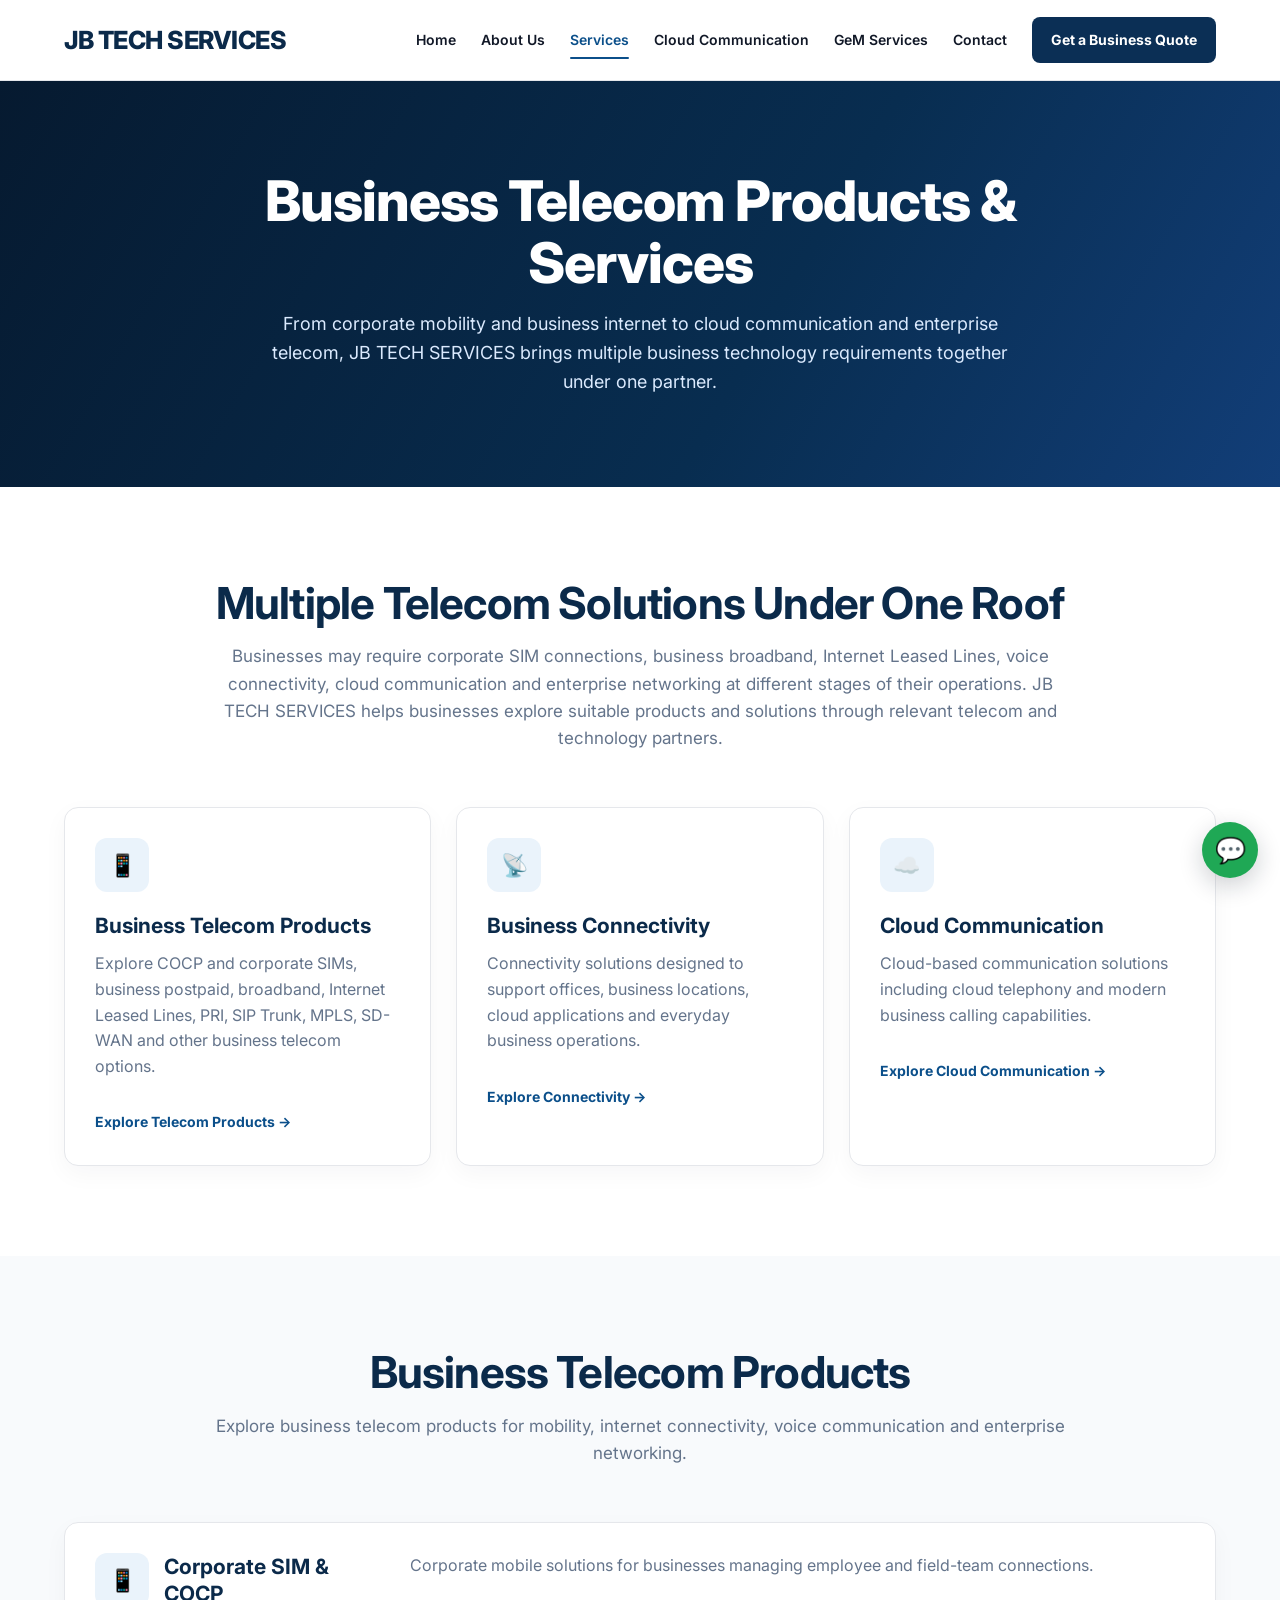
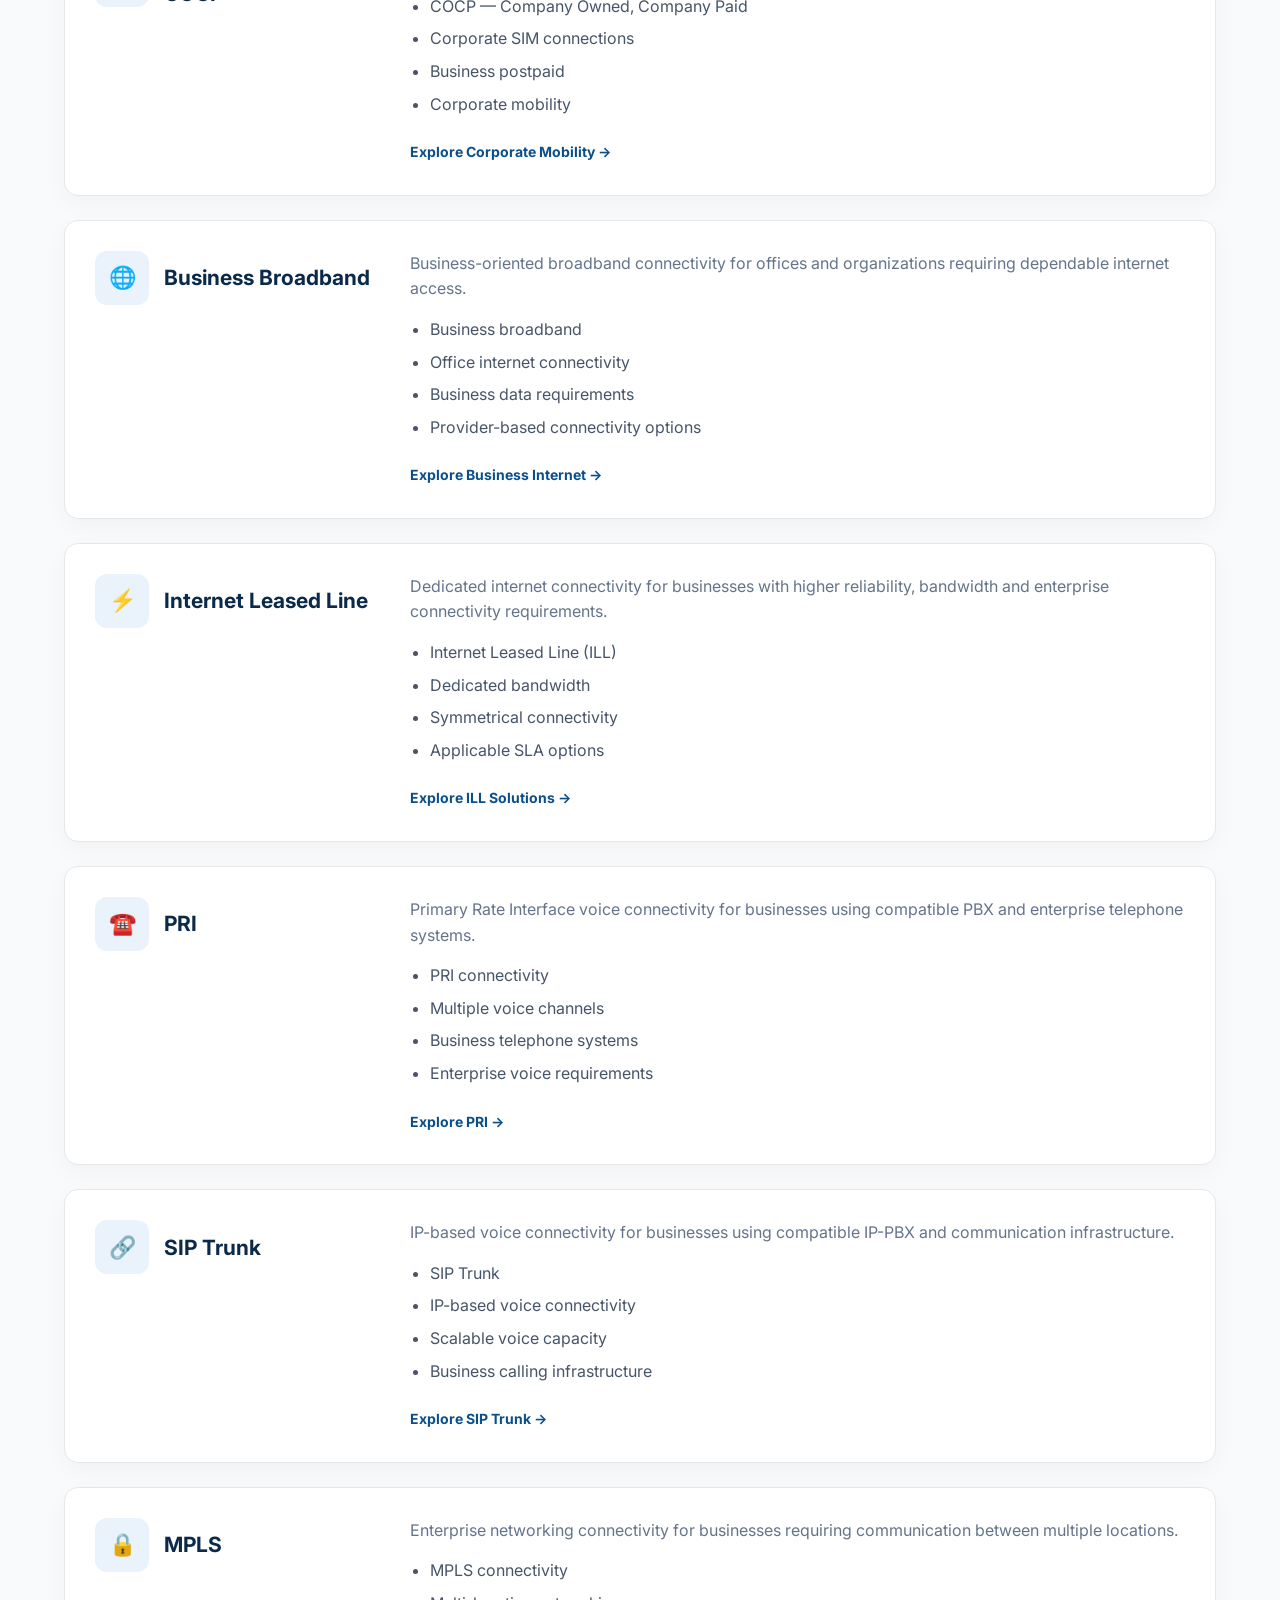
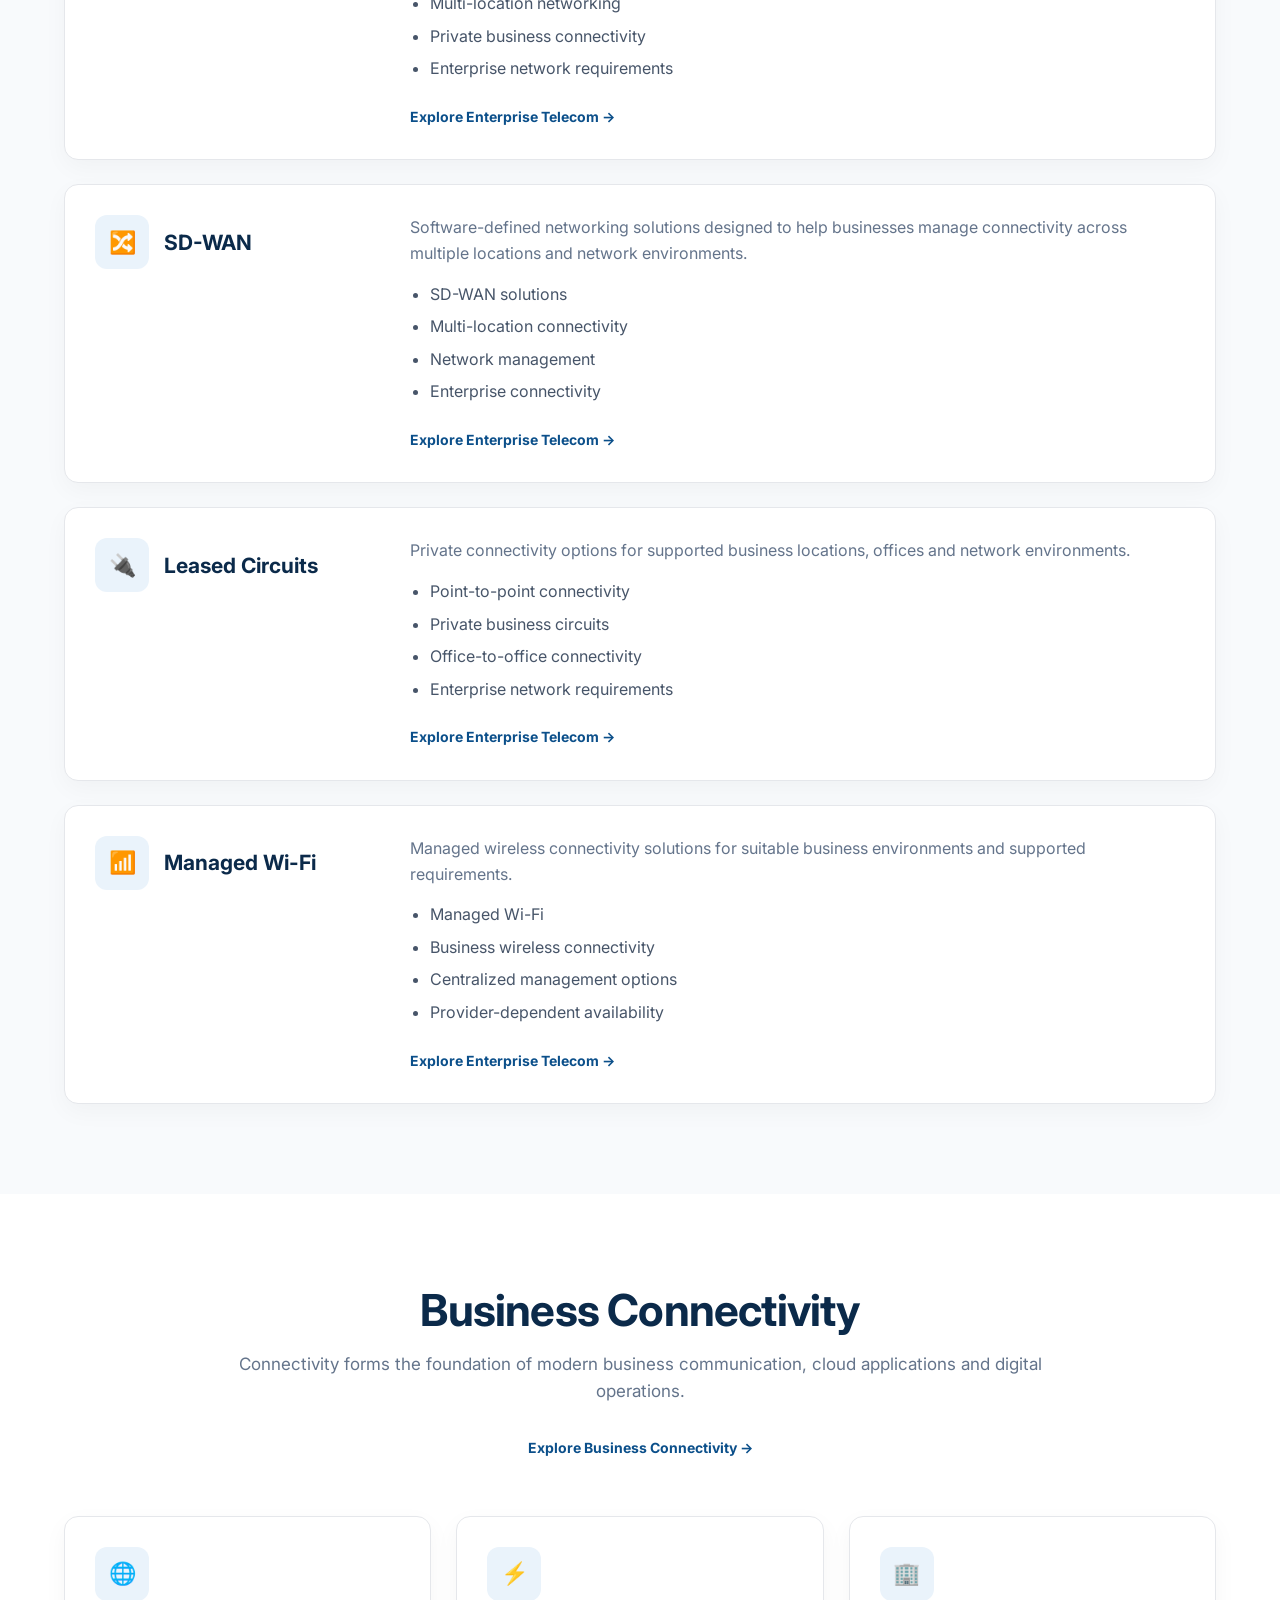
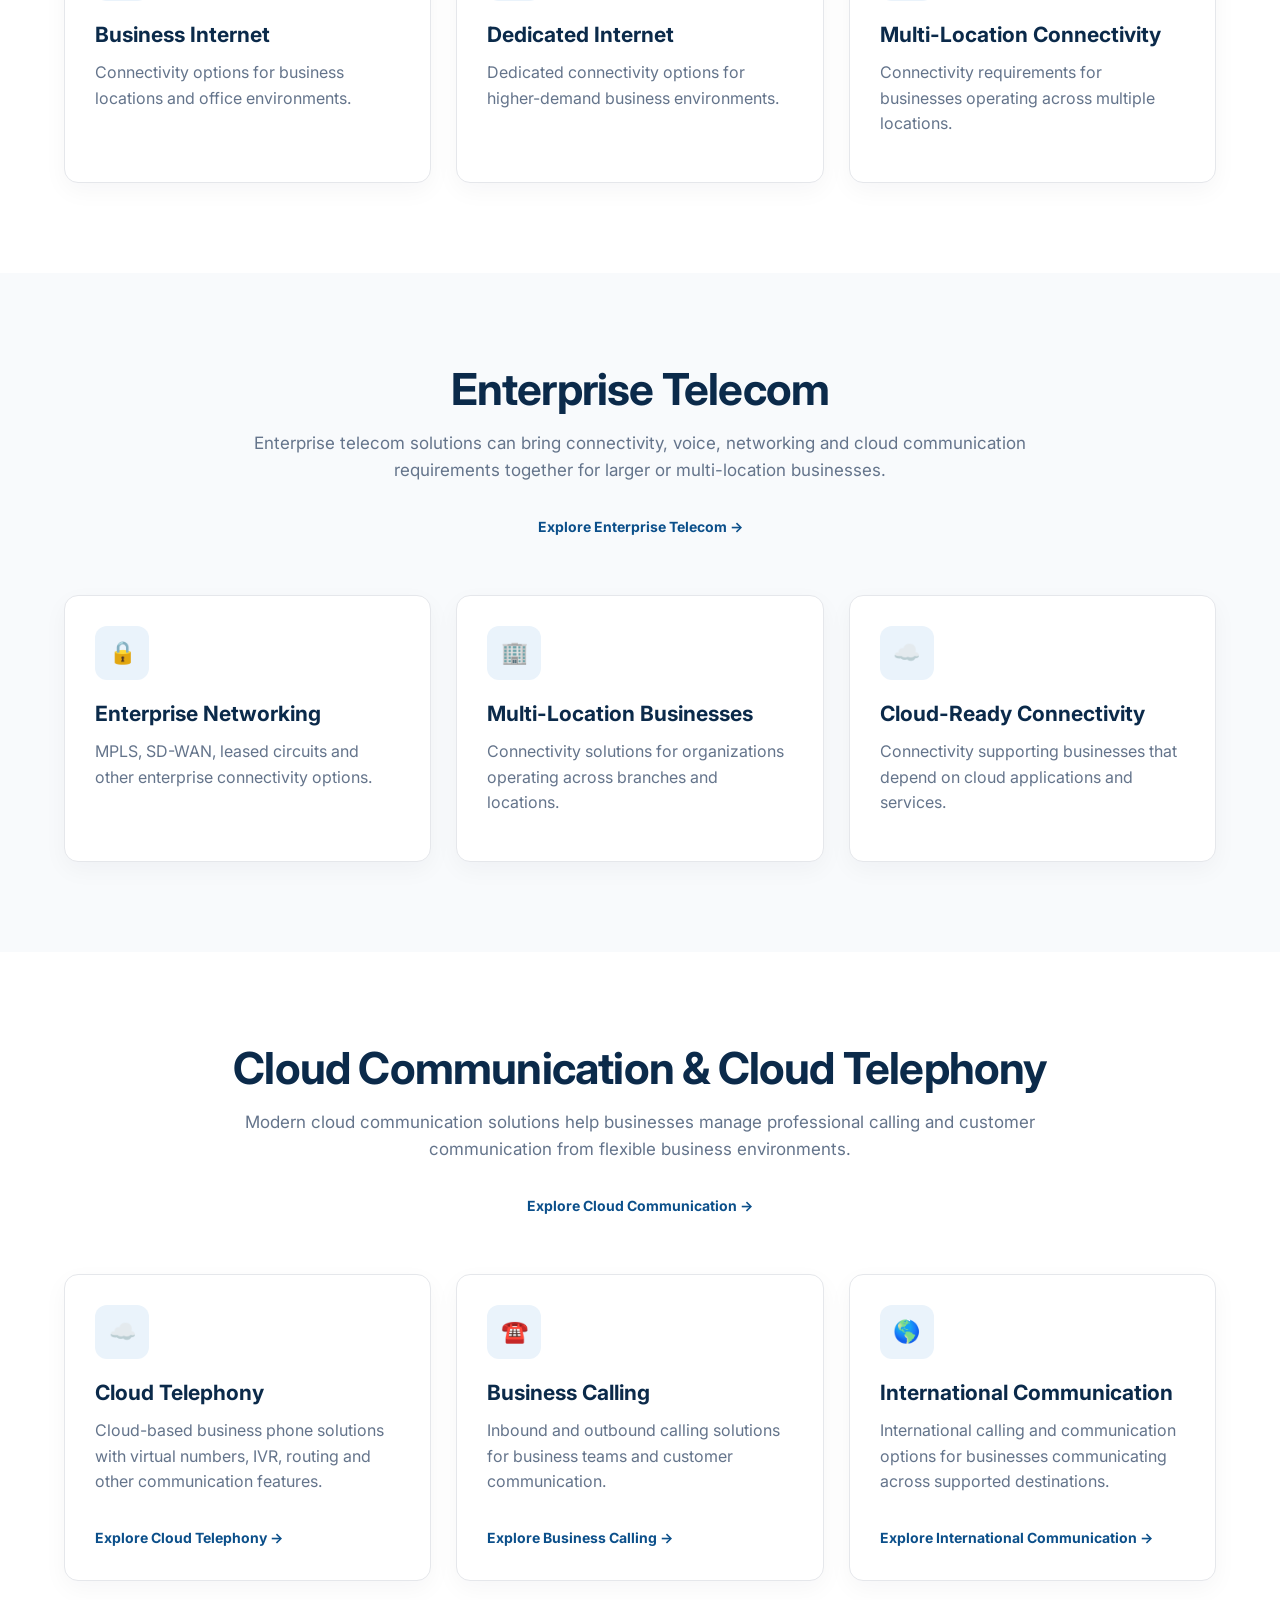
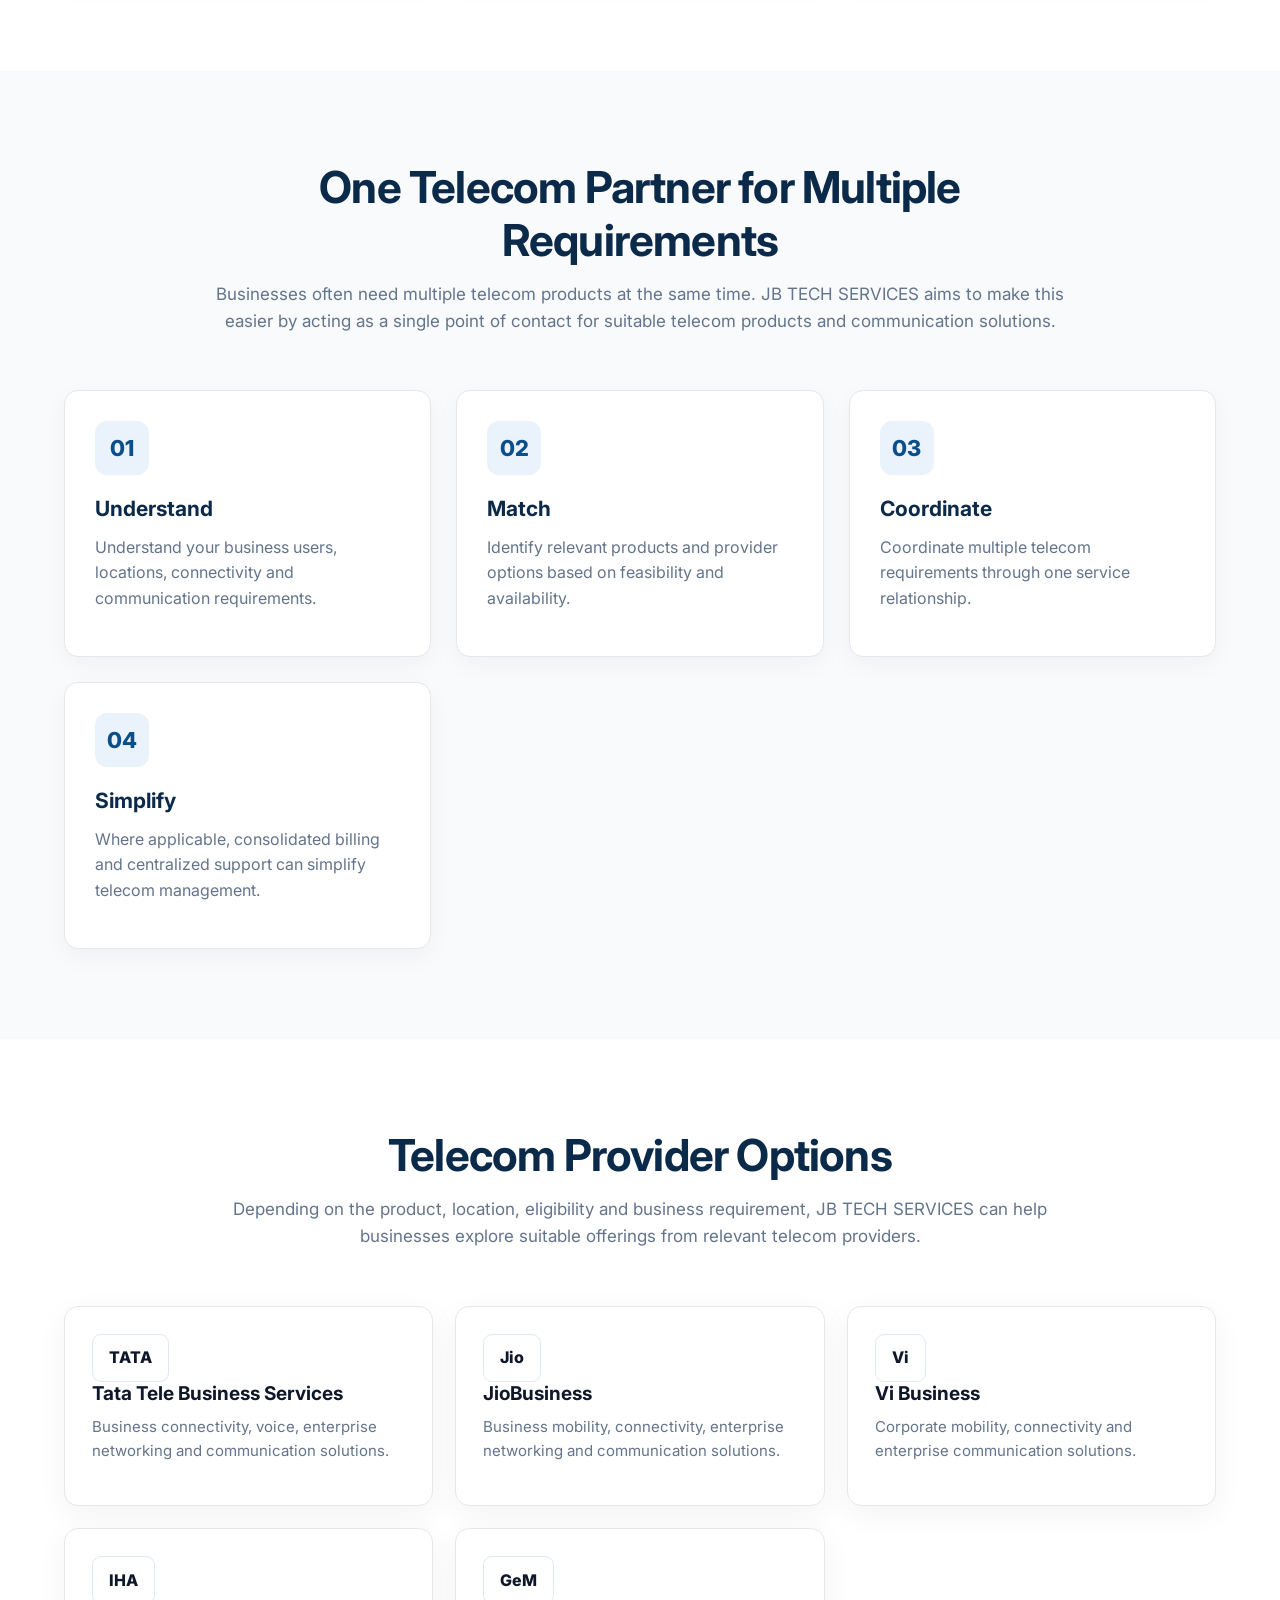
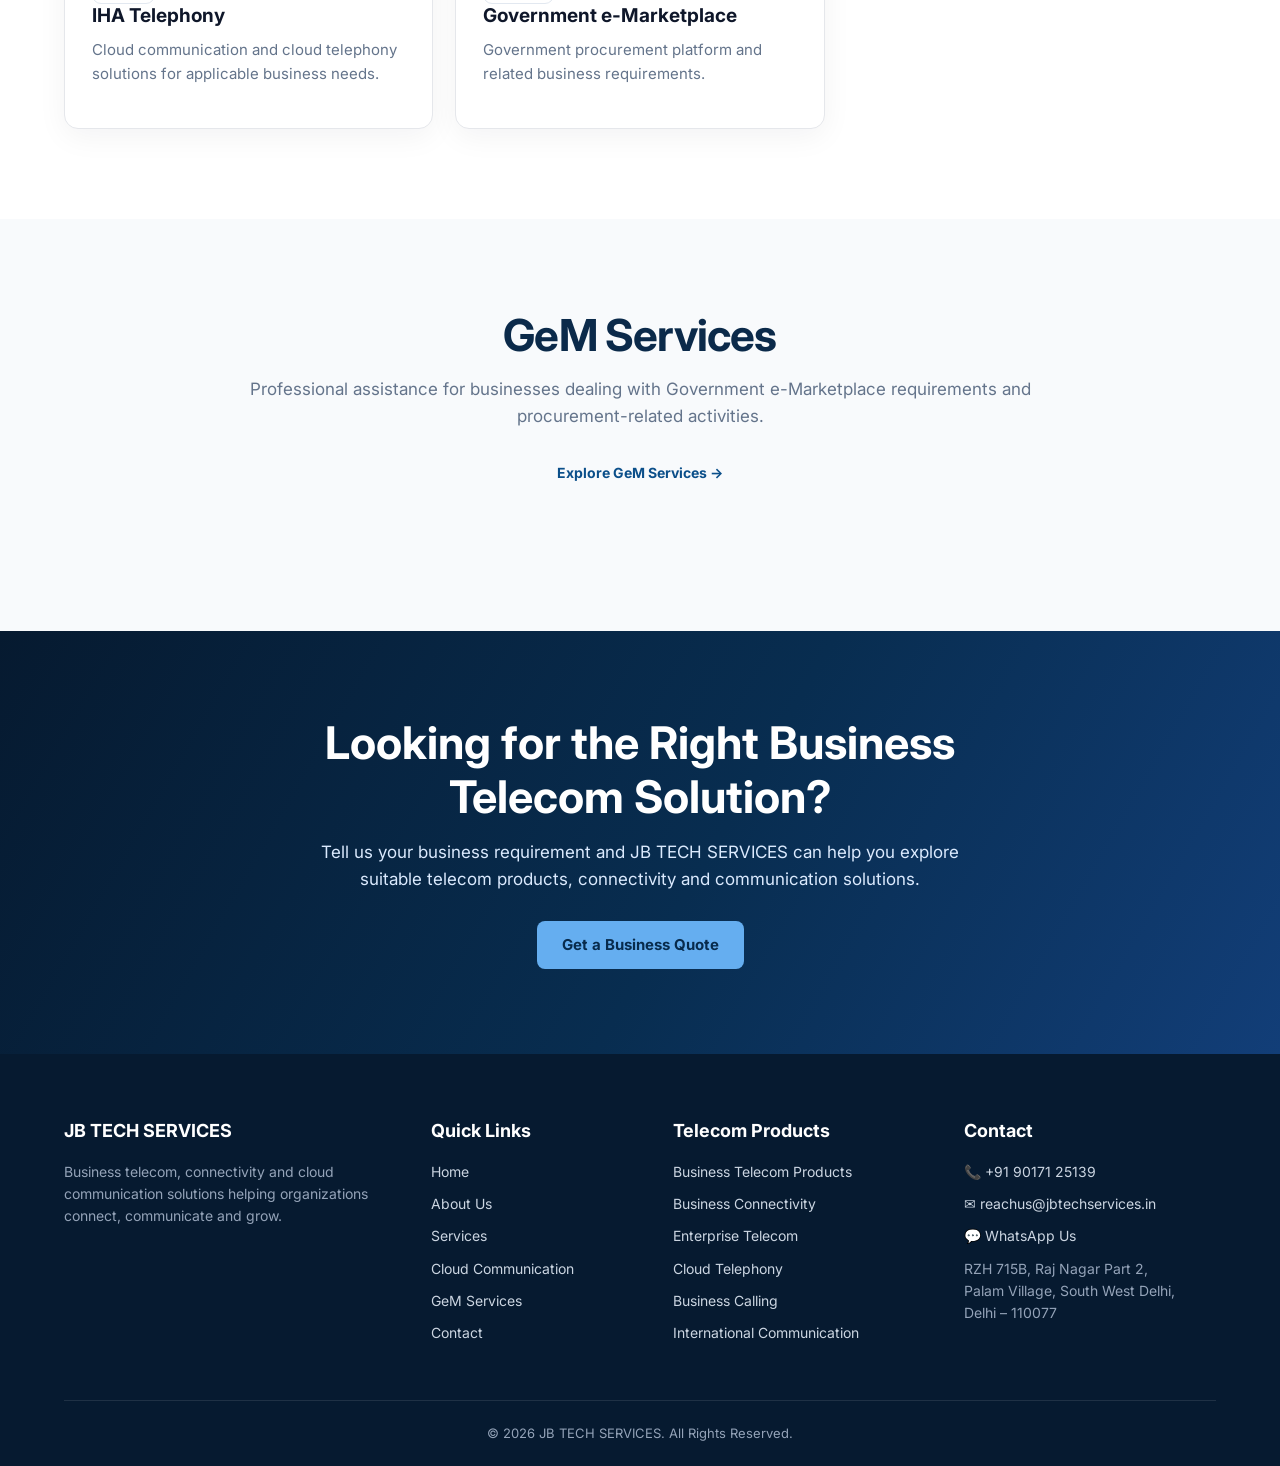
<file: services.html>
<!DOCTYPE html>
<html lang="en">

<head>

    <meta charset="UTF-8">

    <meta name="viewport"
          content="width=device-width, initial-scale=1.0">

    <link rel="icon"
          type="image/svg+xml"
          href="favicon.svg">


    <!-- =====================================================
         PRIMARY SEO
    ====================================================== -->

    <title>
        Business Telecom Products & Services | JB TECH SERVICES
    </title>

    <meta
        name="description"
        content="Explore business telecom products and services from JB TECH SERVICES including COCP corporate SIMs, business broadband, Internet Leased Lines, PRI, SIP Trunk, MPLS, SD-WAN, cloud communication, business calling and international communication."
    >

    <meta
        name="robots"
        content="index, follow"
    >

    <link
        rel="canonical"
        href="https://jbtechservices.in/services.html"
    >


    <!-- =====================================================
         WEBSITE INFORMATION
    ====================================================== -->

    <meta
        name="author"
        content="JB TECH SERVICES"
    >

    <meta
        name="theme-color"
        content="#0b2d4f"
    >


    <!-- =====================================================
         OPEN GRAPH
    ====================================================== -->

    <meta
        property="og:title"
        content="Business Telecom Products & Services | JB TECH SERVICES"
    >

    <meta
        property="og:description"
        content="Business telecom products, connectivity, cloud communication, business calling, international communication and GeM-related solutions from JB TECH SERVICES."
    >

    <meta
        property="og:type"
        content="website"
    >

    <meta
        property="og:url"
        content="https://jbtechservices.in/services.html"
    >

    <meta
        property="og:site_name"
        content="JB TECH SERVICES"
    >

    <meta
        property="og:locale"
        content="en_IN"
    >


    <!-- =====================================================
         TWITTER / SOCIAL SHARING
    ====================================================== -->

    <meta
        name="twitter:card"
        content="summary"
    >

    <meta
        name="twitter:title"
        content="Business Telecom Products & Services | JB TECH SERVICES"
    >

    <meta
        name="twitter:description"
        content="Explore business telecom products, connectivity and communication solutions from JB TECH SERVICES."
    >


    <!-- =====================================================
         WEBPAGE STRUCTURED DATA
    ====================================================== -->

    <script type="application/ld+json">
    {
        "@context": "https://schema.org",
        "@type": "WebPage",
        "@id": "https://jbtechservices.in/services.html#webpage",
        "name": "Business Telecom Products & Services | JB TECH SERVICES",
        "url": "https://jbtechservices.in/services.html",
        "description": "Business telecom products, connectivity, cloud communication, business calling, international communication and GeM-related solutions from JB TECH SERVICES.",
        "isPartOf": {
            "@type": "WebSite",
            "name": "JB TECH SERVICES",
            "url": "https://jbtechservices.in/"
        }
    }
    </script>


    <!-- =====================================================
         SERVICE LIST STRUCTURED DATA
    ====================================================== -->

    <script type="application/ld+json">
    {
        "@context": "https://schema.org",
        "@type": "ItemList",
        "name": "JB TECH SERVICES Business Telecom Products & Services",
        "itemListElement": [

            {
                "@type": "ListItem",
                "position": 1,
                "name": "Business Telecom Products",
                "url": "https://jbtechservices.in/business-telecom-products.html"
            },

            {
                "@type": "ListItem",
                "position": 2,
                "name": "Business Connectivity",
                "url": "https://jbtechservices.in/business-connectivity.html"
            },

            {
                "@type": "ListItem",
                "position": 3,
                "name": "Enterprise Telecom",
                "url": "https://jbtechservices.in/enterprise-telecom.html"
            },

            {
                "@type": "ListItem",
                "position": 4,
                "name": "Cloud Communication",
                "url": "https://jbtechservices.in/cloud-communication.html"
            },

            {
                "@type": "ListItem",
                "position": 5,
                "name": "Cloud Telephony",
                "url": "https://jbtechservices.in/cloud-telephony.html"
            },

            {
                "@type": "ListItem",
                "position": 6,
                "name": "Business Calling",
                "url": "https://jbtechservices.in/business-calling.html"
            },

            {
                "@type": "ListItem",
                "position": 7,
                "name": "International Communication",
                "url": "https://jbtechservices.in/international-communication.html"
            },

            {
                "@type": "ListItem",
                "position": 8,
                "name": "GeM Services",
                "url": "https://jbtechservices.in/gem-services.html"
            }

        ]
    }
    </script>


    <!-- =====================================================
         MAIN WEBSITE STYLESHEET
    ====================================================== -->

    <link
        rel="stylesheet"
        href="style.css"
    >

</head>


<body>


<!-- =====================================================
     NAVIGATION
====================================================== -->

<header class="navbar">

    <div class="container nav-container">


        <a
            href="index.html"
            class="logo"
            aria-label="JB TECH SERVICES Home"
        >

            JB TECH SERVICES

        </a>


        <button
            class="menu-toggle"
            type="button"
            aria-label="Open navigation menu"
            aria-expanded="false"
        >

            ☰

        </button>


        <nav
            class="nav-links"
            aria-label="Main navigation"
        >


            <a href="index.html">
                Home
            </a>


            <a href="about.html">
                About Us
            </a>


            <a
                href="services.html"
                aria-current="page"
            >

                Services

            </a>


            <a href="cloud-communication.html">
                Cloud Communication
            </a>


            <a href="gem-services.html">
                GeM Services
            </a>


            <a href="contact.html">
                Contact
            </a>


            <a
                href="contact.html"
                class="quote-btn"
            >

                Get a Business Quote

            </a>


        </nav>

    </div>

</header>



<!-- =====================================================
     PAGE HEADER
====================================================== -->

<section class="page-header">

    <div class="container">


        <h1>
            Business Telecom Products & Services
        </h1>


        <p>

            From corporate mobility and business internet
            to cloud communication and enterprise telecom,
            JB TECH SERVICES brings multiple business
            technology requirements together under one partner.

        </p>


    </div>

</section>



<!-- =====================================================
     INTRODUCTION
====================================================== -->

<section class="section section-light">

    <div class="container">


        <div class="section-title">


            <h2>
                Multiple Telecom Solutions Under One Roof
            </h2>


            <p>

                Businesses may require corporate SIM connections,
                business broadband, Internet Leased Lines, voice
                connectivity, cloud communication and enterprise
                networking at different stages of their operations.

                JB TECH SERVICES helps businesses explore suitable
                products and solutions through relevant telecom
                and technology partners.

            </p>


        </div>



        <div class="cards">


            <!-- BUSINESS TELECOM PRODUCTS -->

            <div class="card">


                <div class="card-icon">
                    📱
                </div>


                <h3>
                    Business Telecom Products
                </h3>


                <p>

                    Explore COCP and corporate SIMs, business
                    postpaid, broadband, Internet Leased Lines,
                    PRI, SIP Trunk, MPLS, SD-WAN and other
                    business telecom options.

                </p>


                <a
                    href="business-telecom-products.html"
                    class="learn-more"
                >

                    Explore Telecom Products →

                </a>


            </div>



            <!-- CONNECTIVITY -->

            <div class="card">


                <div class="card-icon">
                    📡
                </div>


                <h3>
                    Business Connectivity
                </h3>


                <p>

                    Connectivity solutions designed to support
                    offices, business locations, cloud applications
                    and everyday business operations.

                </p>


                <a
                    href="business-connectivity.html"
                    class="learn-more"
                >

                    Explore Connectivity →

                </a>


            </div>



            <!-- CLOUD -->

            <div class="card">


                <div class="card-icon">
                    ☁️
                </div>


                <h3>
                    Cloud Communication
                </h3>


                <p>

                    Cloud-based communication solutions including
                    cloud telephony and modern business calling
                    capabilities.

                </p>


                <a
                    href="cloud-communication.html"
                    class="learn-more"
                >

                    Explore Cloud Communication →

                </a>


            </div>


        </div>


    </div>

</section>



<!-- =====================================================
     BUSINESS TELECOM PRODUCTS
====================================================== -->

<section class="section section-gray">

    <div class="container">


        <div class="section-title">


            <h2>
                Business Telecom Products
            </h2>


            <p>

                Explore business telecom products for mobility,
                internet connectivity, voice communication and
                enterprise networking.

            </p>


        </div>



        <div class="service-list">


            <!-- CORPORATE MOBILITY -->

            <div class="service-box">


                <div class="service-left">


                    <div class="card-icon">
                        📱
                    </div>


                    <h3>
                        Corporate SIM & COCP
                    </h3>


                </div>



                <div class="service-right">


                    <p>

                        Corporate mobile solutions for businesses
                        managing employee and field-team
                        connections.

                    </p>


                    <ul>

                        <li>
                            COCP — Company Owned, Company Paid
                        </li>

                        <li>
                            Corporate SIM connections
                        </li>

                        <li>
                            Business postpaid
                        </li>

                        <li>
                            Corporate mobility
                        </li>

                    </ul>


                    <a
                        href="business-telecom-products.html#corporate-mobility"
                        class="learn-more"
                    >

                        Explore Corporate Mobility →

                    </a>


                </div>


            </div>



            <!-- BUSINESS BROADBAND -->

            <div class="service-box">


                <div class="service-left">


                    <div class="card-icon">
                        🌐
                    </div>


                    <h3>
                        Business Broadband
                    </h3>


                </div>



                <div class="service-right">


                    <p>

                        Business-oriented broadband connectivity
                        for offices and organizations requiring
                        dependable internet access.

                    </p>


                    <ul>

                        <li>
                            Business broadband
                        </li>

                        <li>
                            Office internet connectivity
                        </li>

                        <li>
                            Business data requirements
                        </li>

                        <li>
                            Provider-based connectivity options
                        </li>

                    </ul>


                    <a
                        href="business-telecom-products.html"
                        class="learn-more"
                    >

                        Explore Business Internet →

                    </a>


                </div>


            </div>



            <!-- INTERNET LEASED LINE -->

            <div class="service-box">


                <div class="service-left">


                    <div class="card-icon">
                        ⚡
                    </div>


                    <h3>
                        Internet Leased Line
                    </h3>


                </div>



                <div class="service-right">


                    <p>

                        Dedicated internet connectivity for
                        businesses with higher reliability,
                        bandwidth and enterprise connectivity
                        requirements.

                    </p>


                    <ul>

                        <li>
                            Internet Leased Line (ILL)
                        </li>

                        <li>
                            Dedicated bandwidth
                        </li>

                        <li>
                            Symmetrical connectivity
                        </li>

                        <li>
                            Applicable SLA options
                        </li>

                    </ul>


                    <a
                        href="business-telecom-products.html"
                        class="learn-more"
                    >

                        Explore ILL Solutions →

                    </a>


                </div>


            </div>



            <!-- PRI -->

            <div class="service-box">


                <div class="service-left">


                    <div class="card-icon">
                        ☎️
                    </div>


                    <h3>
                        PRI
                    </h3>


                </div>



                <div class="service-right">


                    <p>

                        Primary Rate Interface voice connectivity
                        for businesses using compatible PBX and
                        enterprise telephone systems.

                    </p>


                    <ul>

                        <li>
                            PRI connectivity
                        </li>

                        <li>
                            Multiple voice channels
                        </li>

                        <li>
                            Business telephone systems
                        </li>

                        <li>
                            Enterprise voice requirements
                        </li>

                    </ul>


                    <a
                        href="business-telecom-products.html"
                        class="learn-more"
                    >

                        Explore PRI →

                    </a>


                </div>


            </div>



            <!-- SIP TRUNK -->

            <div class="service-box">


                <div class="service-left">


                    <div class="card-icon">
                        🔗
                    </div>


                    <h3>
                        SIP Trunk
                    </h3>


                </div>



                <div class="service-right">


                    <p>

                        IP-based voice connectivity for businesses
                        using compatible IP-PBX and communication
                        infrastructure.

                    </p>


                    <ul>

                        <li>
                            SIP Trunk
                        </li>

                        <li>
                            IP-based voice connectivity
                        </li>

                        <li>
                            Scalable voice capacity
                        </li>

                        <li>
                            Business calling infrastructure
                        </li>

                    </ul>


                    <a
                        href="business-telecom-products.html"
                        class="learn-more"
                    >

                        Explore SIP Trunk →

                    </a>


                </div>


            </div>



            <!-- MPLS -->

            <div class="service-box">


                <div class="service-left">


                    <div class="card-icon">
                        🔒
                    </div>


                    <h3>
                        MPLS
                    </h3>


                </div>



                <div class="service-right">


                    <p>

                        Enterprise networking connectivity for
                        businesses requiring communication between
                        multiple locations.

                    </p>


                    <ul>

                        <li>
                            MPLS connectivity
                        </li>

                        <li>
                            Multi-location networking
                        </li>

                        <li>
                            Private business connectivity
                        </li>

                        <li>
                            Enterprise network requirements
                        </li>

                    </ul>


                    <a
                        href="enterprise-telecom.html"
                        class="learn-more"
                    >

                        Explore Enterprise Telecom →

                    </a>


                </div>


            </div>



            <!-- SD-WAN -->

            <div class="service-box">


                <div class="service-left">


                    <div class="card-icon">
                        🔀
                    </div>


                    <h3>
                        SD-WAN
                    </h3>


                </div>



                <div class="service-right">


                    <p>

                        Software-defined networking solutions
                        designed to help businesses manage
                        connectivity across multiple locations
                        and network environments.

                    </p>


                    <ul>

                        <li>
                            SD-WAN solutions
                        </li>

                        <li>
                            Multi-location connectivity
                        </li>

                        <li>
                            Network management
                        </li>

                        <li>
                            Enterprise connectivity
                        </li>

                    </ul>


                    <a
                        href="enterprise-telecom.html"
                        class="learn-more"
                    >

                        Explore Enterprise Telecom →

                    </a>


                </div>


            </div>



            <!-- LEASED CIRCUITS -->

            <div class="service-box">


                <div class="service-left">


                    <div class="card-icon">
                        🔌
                    </div>


                    <h3>
                        Leased Circuits
                    </h3>


                </div>



                <div class="service-right">


                    <p>

                        Private connectivity options for supported
                        business locations, offices and network
                        environments.

                    </p>


                    <ul>

                        <li>
                            Point-to-point connectivity
                        </li>

                        <li>
                            Private business circuits
                        </li>

                        <li>
                            Office-to-office connectivity
                        </li>

                        <li>
                            Enterprise network requirements
                        </li>

                    </ul>


                    <a
                        href="enterprise-telecom.html"
                        class="learn-more"
                    >

                        Explore Enterprise Telecom →

                    </a>


                </div>


            </div>



            <!-- MANAGED WI-FI -->

            <div class="service-box">


                <div class="service-left">


                    <div class="card-icon">
                        📶
                    </div>


                    <h3>
                        Managed Wi-Fi
                    </h3>


                </div>



                <div class="service-right">


                    <p>

                        Managed wireless connectivity solutions
                        for suitable business environments and
                        supported requirements.

                    </p>


                    <ul>

                        <li>
                            Managed Wi-Fi
                        </li>

                        <li>
                            Business wireless connectivity
                        </li>

                        <li>
                            Centralized management options
                        </li>

                        <li>
                            Provider-dependent availability
                        </li>

                    </ul>


                    <a
                        href="enterprise-telecom.html"
                        class="learn-more"
                    >

                        Explore Enterprise Telecom →

                    </a>


                </div>


            </div>


        </div>


    </div>

</section>



<!-- =====================================================
     BUSINESS CONNECTIVITY
====================================================== -->

<section class="section section-light">

    <div class="container">


        <div class="section-title">


            <h2>
                Business Connectivity
            </h2>


            <p>

                Connectivity forms the foundation of modern
                business communication, cloud applications and
                digital operations.

            </p>


            <a
                href="business-connectivity.html"
                class="learn-more"
            >

                Explore Business Connectivity →

            </a>


        </div>


        <div class="cards">


            <div class="card">

                <div class="card-icon">
                    🌐
                </div>

                <h3>
                    Business Internet
                </h3>

                <p>
                    Connectivity options for business locations
                    and office environments.
                </p>

            </div>


            <div class="card">

                <div class="card-icon">
                    ⚡
                </div>

                <h3>
                    Dedicated Internet
                </h3>

                <p>
                    Dedicated connectivity options for
                    higher-demand business environments.
                </p>

            </div>


            <div class="card">

                <div class="card-icon">
                    🏢
                </div>

                <h3>
                    Multi-Location Connectivity
                </h3>

                <p>
                    Connectivity requirements for businesses
                    operating across multiple locations.
                </p>

            </div>


        </div>


    </div>

</section>



<!-- =====================================================
     ENTERPRISE TELECOM
====================================================== -->

<section class="section section-gray">

    <div class="container">


        <div class="section-title">


            <h2>
                Enterprise Telecom
            </h2>


            <p>

                Enterprise telecom solutions can bring
                connectivity, voice, networking and cloud
                communication requirements together for
                larger or multi-location businesses.

            </p>


            <a
                href="enterprise-telecom.html"
                class="learn-more"
            >

                Explore Enterprise Telecom →

            </a>


        </div>


        <div class="cards">


            <div class="card">

                <div class="card-icon">
                    🔒
                </div>

                <h3>
                    Enterprise Networking
                </h3>

                <p>
                    MPLS, SD-WAN, leased circuits and other
                    enterprise connectivity options.
                </p>

            </div>


            <div class="card">

                <div class="card-icon">
                    🏢
                </div>

                <h3>
                    Multi-Location Businesses
                </h3>

                <p>
                    Connectivity solutions for organizations
                    operating across branches and locations.
                </p>

            </div>


            <div class="card">

                <div class="card-icon">
                    ☁️
                </div>

                <h3>
                    Cloud-Ready Connectivity
                </h3>

                <p>
                    Connectivity supporting businesses that
                    depend on cloud applications and services.
                </p>

            </div>


        </div>


    </div>

</section>



<!-- =====================================================
     CLOUD COMMUNICATION
====================================================== -->

<section class="section section-light">

    <div class="container">


        <div class="section-title">


            <h2>
                Cloud Communication & Cloud Telephony
            </h2>


            <p>

                Modern cloud communication solutions help
                businesses manage professional calling and
                customer communication from flexible
                business environments.

            </p>


            <a
                href="cloud-communication.html"
                class="learn-more"
            >

                Explore Cloud Communication →

            </a>


        </div>


        <div class="cards">


            <div class="card">

                <div class="card-icon">
                    ☁️
                </div>

                <h3>
                    Cloud Telephony
                </h3>

                <p>
                    Cloud-based business phone solutions with
                    virtual numbers, IVR, routing and other
                    communication features.
                </p>

                <a
                    href="cloud-telephony.html"
                    class="learn-more"
                >

                    Explore Cloud Telephony →

                </a>

            </div>


            <div class="card">

                <div class="card-icon">
                    ☎️
                </div>

                <h3>
                    Business Calling
                </h3>

                <p>
                    Inbound and outbound calling solutions for
                    business teams and customer communication.
                </p>

                <a
                    href="business-calling.html"
                    class="learn-more"
                >

                    Explore Business Calling →

                </a>

            </div>


            <div class="card">

                <div class="card-icon">
                    🌎
                </div>

                <h3>
                    International Communication
                </h3>

                <p>
                    International calling and communication
                    options for businesses communicating across
                    supported destinations.
                </p>

                <a
                    href="international-communication.html"
                    class="learn-more"
                >

                    Explore International Communication →

                </a>

            </div>


        </div>


    </div>

</section>



<!-- =====================================================
     ONE TELECOM PARTNER
====================================================== -->

<section class="section section-gray">

    <div class="container">


        <div class="section-title">


            <h2>
                One Telecom Partner for Multiple Requirements
            </h2>


            <p>

                Businesses often need multiple telecom products
                at the same time. JB TECH SERVICES aims to make
                this easier by acting as a single point of contact
                for suitable telecom products and communication
                solutions.

            </p>


        </div>



        <div class="cards">


            <div class="card">

                <div class="card-icon">
                    01
                </div>

                <h3>
                    Understand
                </h3>

                <p>
                    Understand your business users, locations,
                    connectivity and communication requirements.
                </p>

            </div>


            <div class="card">

                <div class="card-icon">
                    02
                </div>

                <h3>
                    Match
                </h3>

                <p>
                    Identify relevant products and provider
                    options based on feasibility and availability.
                </p>

            </div>


            <div class="card">

                <div class="card-icon">
                    03
                </div>

                <h3>
                    Coordinate
                </h3>

                <p>
                    Coordinate multiple telecom requirements
                    through one service relationship.
                </p>

            </div>


            <div class="card">

                <div class="card-icon">
                    04
                </div>

                <h3>
                    Simplify
                </h3>

                <p>
                    Where applicable, consolidated billing and
                    centralized support can simplify telecom
                    management.
                </p>

            </div>


        </div>


    </div>

</section>



<!-- =====================================================
     TECHNOLOGY & SERVICE OPTIONS
====================================================== -->

<section class="section section-light">

    <div class="container">


        <div class="section-title">


            <h2>
                Telecom Provider Options
            </h2>


            <p>

                Depending on the product, location, eligibility
                and business requirement, JB TECH SERVICES can
                help businesses explore suitable offerings from
                relevant telecom providers.

            </p>


        </div>



        <div class="partner-grid">


            <!-- TATA -->

            <div class="partner-card">


                <div class="partner-logo-text">
                    TATA
                </div>


                <h3>
                    Tata Tele Business Services
                </h3>


                <p>
                    Business connectivity, voice, enterprise
                    networking and communication solutions.
                </p>


            </div>



            <!-- JIO -->

            <div class="partner-card">


                <div class="partner-logo-text">
                    Jio
                </div>


                <h3>
                    JioBusiness
                </h3>


                <p>
                    Business mobility, connectivity, enterprise
                    networking and communication solutions.
                </p>


            </div>



            <!-- VI -->

            <div class="partner-card">


                <div class="partner-logo-text">
                    Vi
                </div>


                <h3>
                    Vi Business
                </h3>


                <p>
                    Corporate mobility, connectivity and
                    enterprise communication solutions.
                </p>


            </div>



            <!-- IHA -->

            <div class="partner-card">


                <div class="partner-logo-text">
                    IHA
                </div>


                <h3>
                    IHA Telephony
                </h3>


                <p>
                    Cloud communication and cloud telephony
                    solutions for applicable business needs.
                </p>


            </div>



            <!-- GeM -->

            <div class="partner-card">


                <div class="partner-logo-text">
                    GeM
                </div>


                <h3>
                    Government e-Marketplace
                </h3>


                <p>
                    Government procurement platform and
                    related business requirements.
                </p>


            </div>


        </div>


    </div>

</section>



<!-- =====================================================
     GEM SERVICES
====================================================== -->

<section class="section section-gray">

    <div class="container">


        <div class="section-title">


            <h2>
                GeM Services
            </h2>


            <p>

                Professional assistance for businesses dealing
                with Government e-Marketplace requirements and
                procurement-related activities.

            </p>


            <a
                href="gem-services.html"
                class="learn-more"
            >

                Explore GeM Services →

            </a>


        </div>


    </div>

</section>



<!-- =====================================================
     CTA
====================================================== -->

<section class="cta">

    <div class="container">


        <h2>
            Looking for the Right Business Telecom Solution?
        </h2>


        <p>

            Tell us your business requirement and JB TECH
            SERVICES can help you explore suitable telecom
            products, connectivity and communication solutions.

        </p>


        <a
            href="contact.html"
            class="btn btn-primary"
        >

            Get a Business Quote

        </a>


    </div>

</section>



<!-- =====================================================
     FOOTER
====================================================== -->

<footer class="footer">

    <div class="container">


        <div class="footer-grid">


            <!-- COMPANY -->

            <div>


                <h3>
                    JB TECH SERVICES
                </h3>


                <p>

                    Business telecom, connectivity and cloud
                    communication solutions helping organizations
                    connect, communicate and grow.

                </p>


            </div>



            <!-- QUICK LINKS -->

            <div>


                <h3>
                    Quick Links
                </h3>


                <a href="index.html">
                    Home
                </a>


                <a href="about.html">
                    About Us
                </a>


                <a href="services.html">
                    Services
                </a>


                <a href="cloud-communication.html">
                    Cloud Communication
                </a>


                <a href="gem-services.html">
                    GeM Services
                </a>


                <a href="contact.html">
                    Contact
                </a>


            </div>



            <!-- TELECOM PRODUCTS -->

            <div>


                <h3>
                    Telecom Products
                </h3>


                <a href="business-telecom-products.html">
                    Business Telecom Products
                </a>


                <a href="business-connectivity.html">
                    Business Connectivity
                </a>


                <a href="enterprise-telecom.html">
                    Enterprise Telecom
                </a>


                <a href="cloud-telephony.html">
                    Cloud Telephony
                </a>


                <a href="business-calling.html">
                    Business Calling
                </a>


                <a href="international-communication.html">
                    International Communication
                </a>


            </div>



            <!-- CONTACT -->

            <div>


                <h3>
                    Contact
                </h3>


                <a href="tel:+919017125139">

                    📞 +91 90171 25139

                </a>


                <a href="mailto:reachus@jbtechservices.in">

                    ✉ reachus@jbtechservices.in

                </a>


                <a
                    href="https://wa.me/919017125139"
                    target="_blank"
                    rel="noopener noreferrer"
                >

                    💬 WhatsApp Us

                </a>


                <p>

                    RZH 715B, Raj Nagar Part 2,<br>
                    Palam Village, South West Delhi,<br>
                    Delhi – 110077

                </p>


            </div>


        </div>



        <div class="footer-bottom">

            © 2026 JB TECH SERVICES.
            All Rights Reserved.

        </div>


    </div>

</footer>



<!-- =====================================================
     FLOATING WHATSAPP
====================================================== -->

<a
    href="https://wa.me/919017125139"
    target="_blank"
    rel="noopener noreferrer"
    class="chat-button"
    title="Chat with JB TECH SERVICES on WhatsApp"
    aria-label="Chat with JB TECH SERVICES on WhatsApp"
>

    💬

</a>



<!-- =====================================================
     SHARED JAVASCRIPT
====================================================== -->

<script src="script.js"></script>


</body>

</html>
</file>
<file: style.css>
/* =========================================================
   JB TECH SERVICES
   Main Website Stylesheet
   Version: 2026
========================================================= */


/* =========================================================
   GOOGLE FONT
========================================================= */

@import url('https://fonts.googleapis.com/css2?family=Inter:wght@400;500;600;700;800&display=swap');


/* =========================================================
   GLOBAL RESET
========================================================= */

* {
    margin: 0;
    padding: 0;
    box-sizing: border-box;
}


html {
    scroll-behavior: smooth;
    scroll-padding-top: 90px;
}


body {
    font-family: 'Inter', Arial, sans-serif;
    color: #111827;
    background: #ffffff;
    line-height: 1.6;
    overflow-x: hidden;
}


a {
    color: inherit;
    text-decoration: none;
}


img {
    max-width: 100%;
    height: auto;
    display: block;
}


button,
input,
textarea,
select {
    font-family: inherit;
}


button {
    border: 0;
}


ul {
    padding-left: 20px;
}


::selection {
    background: #0b4f8a;
    color: #ffffff;
}


/* =========================================================
   CONTAINER
========================================================= */

.container {
    width: min(90%, 1200px);
    margin-left: auto;
    margin-right: auto;
}


/* =========================================================
   NAVIGATION
========================================================= */

.navbar {
    position: sticky;
    top: 0;
    z-index: 1000;
    background: rgba(255, 255, 255, 0.97);
    backdrop-filter: blur(10px);
    -webkit-backdrop-filter: blur(10px);
    border-bottom: 1px solid #e5e7eb;
}


.nav-container {
    min-height: 80px;
    display: flex;
    align-items: center;
    justify-content: space-between;
    gap: 25px;
}


.logo {
    font-size: 25px;
    font-weight: 800;
    color: #0b2a4a;
    white-space: nowrap;
    letter-spacing: -0.5px;
}


.nav-links {
    display: flex;
    align-items: center;
    justify-content: flex-end;
    gap: 25px;
}


.nav-links a {
    position: relative;
    font-size: 14px;
    font-weight: 600;
    color: #111827;
    transition:
        color 0.25s ease,
        transform 0.25s ease;
}


.nav-links a:hover {
    color: #0b4f8a;
}


.nav-links a[aria-current="page"] {
    color: #0b4f8a;
}


.nav-links a[aria-current="page"]::after {
    content: "";
    position: absolute;
    left: 0;
    right: 0;
    bottom: -8px;
    height: 2px;
    background: #0b4f8a;
    border-radius: 2px;
}


.quote-btn {
    background: #0b2f55;
    color: #ffffff !important;
    padding: 12px 19px;
    border-radius: 8px;
    font-weight: 700 !important;
}


.quote-btn:hover {
    background: #0b4f8a;
    color: #ffffff !important;
    transform: translateY(-2px);
}


.quote-btn::after {
    display: none !important;
}


/* =========================================================
   MOBILE MENU BUTTON
========================================================= */

.menu-toggle {
    display: none;
    align-items: center;
    justify-content: center;
    width: 44px;
    height: 44px;
    padding: 0;
    background: transparent;
    color: #0b2a4a;
    font-size: 27px;
    line-height: 1;
    cursor: pointer;
    border-radius: 7px;
}


.menu-toggle:hover {
    background: #f1f5f9;
}


.menu-toggle:focus-visible,
.nav-links a:focus-visible,
.btn:focus-visible,
.faq-question:focus-visible,
input:focus-visible,
textarea:focus-visible,
select:focus-visible {
    outline: 3px solid rgba(11, 79, 138, 0.25);
    outline-offset: 2px;
}


/* =========================================================
   HERO
========================================================= */

.hero {
    min-height: 560px;
    display: flex;
    align-items: center;
    background:
        linear-gradient(
            rgba(7, 38, 70, 0.90),
            rgba(7, 38, 70, 0.90)
        ),
        url('https://images.unsplash.com/photo-1558494949-ef010cbdcc31?auto=format&fit=crop&w=1800&q=80')
        center / cover no-repeat;
    color: #ffffff;
}


.hero-content {
    max-width: 780px;
}


.hero h1 {
    margin-bottom: 25px;
    color: #ffffff;
    font-size: clamp(40px, 5vw, 64px);
    line-height: 1.08;
    font-weight: 800;
    letter-spacing: -1.5px;
}


.hero p {
    max-width: 680px;
    margin-bottom: 35px;
    color: #dbeafe;
    font-size: 19px;
}


.hero-buttons {
    display: flex;
    flex-wrap: wrap;
    gap: 15px;
}


/* =========================================================
   BUTTONS
========================================================= */

.btn {
    display: inline-flex;
    align-items: center;
    justify-content: center;
    min-height: 48px;
    padding: 13px 24px;
    border-radius: 8px;
    font-size: 15px;
    font-weight: 700;
    line-height: 1.2;
    border: 1px solid transparent;
    cursor: pointer;
    transition:
        transform 0.25s ease,
        background 0.25s ease,
        color 0.25s ease,
        border-color 0.25s ease;
}


.btn:hover {
    transform: translateY(-2px);
}


.btn-primary {
    background: #65aef0;
    color: #082b4c;
}


.btn-primary:hover {
    background: #80bdf4;
    color: #082b4c;
}


.btn-outline {
    background: transparent;
    color: #ffffff;
    border-color: rgba(255, 255, 255, 0.55);
}


.btn-outline:hover {
    background: #ffffff;
    color: #0b2f55;
}


.btn:disabled {
    opacity: 0.65;
    cursor: not-allowed;
    transform: none;
}


/* =========================================================
   PAGE HEADER
========================================================= */

.page-header {
    padding: 90px 0;
    background:
        linear-gradient(
            120deg,
            #061a30 0%,
            #082d50 60%,
            #123e78 100%
        );
    color: #ffffff;
    text-align: center;
}


.page-header h1 {
    max-width: 900px;
    margin: 0 auto 16px;
    color: #ffffff;
    font-size: clamp(36px, 5vw, 56px);
    line-height: 1.1;
    font-weight: 800;
    letter-spacing: -1px;
}


.page-header p {
    max-width: 760px;
    margin: auto;
    color: #dbeafe;
    font-size: 18px;
}


/* =========================================================
   SECTIONS
========================================================= */

.section {
    padding: 90px 0;
}


.section-light {
    background: #ffffff;
}


.section-gray {
    background: #f8fafc;
}


.section-dark {
    background: #082d52;
    color: #ffffff;
}


.section-title {
    max-width: 850px;
    margin: 0 auto 55px;
    text-align: center;
}


.section-title h2 {
    margin-bottom: 15px;
    font-size: clamp(30px, 4vw, 44px);
    line-height: 1.2;
    letter-spacing: -0.8px;
}


.section-title p {
    color: #64748b;
    font-size: 17px;
}


.section-label {
    display: inline-block;
    margin-bottom: 13px;
    color: #0b4f8a;
    font-size: 12px;
    font-weight: 800;
    letter-spacing: 1.8px;
    text-transform: uppercase;
}


/* =========================================================
   TYPOGRAPHY
========================================================= */

h1,
h2,
h3,
h4 {
    color: #0b2a4a;
}


h2 {
    line-height: 1.2;
}


h3 {
    line-height: 1.3;
}


p {
    margin-bottom: 15px;
}


.text-link,
.learn-more {
    display: inline-block;
    margin-top: 10px;
    color: #0b4f8a;
    font-weight: 700;
}


.text-link:hover,
.learn-more:hover {
    color: #082d52;
}


/* =========================================================
   CARDS
========================================================= */

.cards {
    display: grid;
    grid-template-columns: repeat(3, minmax(0, 1fr));
    gap: 25px;
}


.card {
    padding: 30px;
    background: #ffffff;
    border: 1px solid #e5e7eb;
    border-radius: 14px;
    box-shadow: 0 8px 25px rgba(15, 23, 42, 0.04);
    transition:
        transform 0.25s ease,
        box-shadow 0.25s ease,
        border-color 0.25s ease;
}


.card:hover {
    transform: translateY(-4px);
    border-color: #cbd5e1;
    box-shadow: 0 15px 35px rgba(15, 23, 42, 0.08);
}


.card h3 {
    margin-bottom: 12px;
    font-size: 21px;
}


.card p {
    color: #64748b;
}


.card ul {
    color: #475569;
}


.card li {
    margin-bottom: 8px;
}


.card-icon {
    display: flex;
    align-items: center;
    justify-content: center;
    width: 54px;
    height: 54px;
    margin-bottom: 20px;
    background: #eaf3fb;
    color: #0b4f8a;
    border-radius: 12px;
    font-size: 22px;
    font-weight: 800;
}


/* =========================================================
   TWO COLUMN
========================================================= */

.two-column {
    display: grid;
    grid-template-columns: repeat(2, minmax(0, 1fr));
    gap: 55px;
    align-items: center;
}


.two-column > div > h2 {
    margin-bottom: 18px;
    font-size: clamp(30px, 4vw, 43px);
}


.two-column > div > p {
    color: #64748b;
}


/* =========================================================
   SERVICE LIST
========================================================= */

.service-list {
    display: flex;
    flex-direction: column;
    gap: 24px;
}


.service-box {
    display: grid;
    grid-template-columns: 280px minmax(0, 1fr);
    gap: 35px;
    align-items: start;
    padding: 30px;
    background: #ffffff;
    border: 1px solid #e5e7eb;
    border-radius: 14px;
    box-shadow: 0 8px 25px rgba(15, 23, 42, 0.035);
}


.service-left {
    display: flex;
    align-items: center;
    gap: 15px;
}


.service-left .card-icon {
    flex-shrink: 0;
    margin-bottom: 0;
}


.service-left h3 {
    margin: 0;
    font-size: 21px;
}


.service-right p {
    color: #64748b;
}


.service-right ul {
    margin-top: 10px;
    color: #475569;
}


.service-right li {
    margin-bottom: 7px;
}


/* =========================================================
   FAQ
========================================================= */

.faq-list {
    max-width: 900px;
    margin: 0 auto;
}

.faq-item {
    margin-bottom: 12px;
    overflow: hidden;
    background: #ffffff;
    border: 1px solid #e5e7eb;
    border-radius: 10px;
}

.faq-question {
    width: 100%;
    display: flex;
    align-items: center;
    justify-content: space-between;
    gap: 20px;

    padding: 20px 22px;

    background: #ffffff;
    color: #0b2a4a;

    font-size: 16px;
    font-weight: 700;
    line-height: 1.4;

    text-align: left;
    cursor: pointer;

    position: relative;
}

.faq-question:hover {
    background: #f8fafc;
}


/* Hide the old "+" character inside the HTML */

.faq-question span {
    display: none !important;
}


/* Single dropdown indicator */

.faq-question::after {
    content: "⌄";

    flex-shrink: 0;

    width: 24px;
    height: 24px;

    display: flex;
    align-items: center;
    justify-content: center;

    color: #0b4f8a;

    font-size: 24px;
    font-weight: 700;

    line-height: 1;

    transition:
        transform 0.25s ease;
}


/* Rotate dropdown when FAQ is open */

.faq-question[aria-expanded="true"]::after {
    transform: rotate(180deg);
}


.faq-answer {
    display: none;
    padding: 0 22px 20px;
}


.faq-answer p {
    margin: 0;
    color: #64748b;
}


.faq-item.active .faq-answer {
    display: block;
}


/* =========================================================
   CONTACT
========================================================= */

.contact-grid {
    display: grid;
    grid-template-columns: minmax(0, 0.85fr) minmax(0, 1.15fr);
    gap: 50px;
    align-items: start;
}


.contact-info h2,
.contact-form h2 {
    margin-bottom: 15px;
    font-size: clamp(30px, 4vw, 42px);
    line-height: 1.2;
}


.contact-info > p,
.contact-form > p {
    color: #64748b;
}


.contact-item {
    display: flex;
    gap: 15px;
    align-items: flex-start;
    margin: 25px 0;
}


.contact-icon {
    display: flex;
    align-items: center;
    justify-content: center;
    flex-shrink: 0;
    width: 46px;
    height: 46px;
    background: #eaf3fb;
    border-radius: 10px;
    font-size: 20px;
}


.contact-item strong {
    display: block;
    margin-bottom: 3px;
    color: #0b2a4a;
}


.contact-item a,
.contact-item span {
    display: block;
    color: #475569;
}


.contact-item a:hover {
    color: #0b4f8a;
}


/* =========================================================
   FORM
========================================================= */

.contact-form {
    padding: 35px;
    background: #ffffff;
    border: 1px solid #e5e7eb;
    border-radius: 14px;
    box-shadow: 0 10px 35px rgba(15, 23, 42, 0.06);
}


.form-row {
    display: grid;
    grid-template-columns: repeat(2, minmax(0, 1fr));
    gap: 18px;
}


.form-group {
    margin-bottom: 20px;
}


.form-group label {
    display: block;
    margin-bottom: 7px;
    color: #0b2a4a;
    font-size: 14px;
    font-weight: 700;
}


.form-group input,
.form-group textarea,
.form-group select {
    width: 100%;
    padding: 13px 14px;
    background: #ffffff;
    color: #111827;
    border: 1px solid #cbd5e1;
    border-radius: 7px;
    font-size: 15px;
    outline: none;
    transition:
        border-color 0.2s ease,
        box-shadow 0.2s ease;
}


.form-group input::placeholder,
.form-group textarea::placeholder {
    color: #94a3b8;
}


.form-group input:focus,
.form-group textarea:focus,
.form-group select:focus {
    border-color: #0b4f8a;
    box-shadow: 0 0 0 3px rgba(11, 79, 138, 0.10);
}


.form-group textarea {
    min-height: 140px;
    resize: vertical;
}


/* =========================================================
   MAP
========================================================= */

.map-wrapper {
    overflow: hidden;
    border: 1px solid #e5e7eb;
    border-radius: 14px;
    background: #f8fafc;
    box-shadow: 0 8px 25px rgba(15, 23, 42, 0.05);
}


.map-wrapper iframe {
    display: block;
    width: 100%;
    min-height: 420px;
    border: 0;
}


/* =========================================================
   CTA
========================================================= */

.cta {
    padding: 85px 0;
    background:
        linear-gradient(
            120deg,
            #061a30 0%,
            #082d50 55%,
            #123e78 100%
        );
    color: #ffffff;
    text-align: center;
}


.cta h2 {
    max-width: 800px;
    margin: 0 auto 15px;
    color: #ffffff;
    font-size: clamp(30px, 4vw, 45px);
    line-height: 1.2;
}


.cta p {
    max-width: 700px;
    margin: 0 auto 28px;
    color: #dbeafe;
    font-size: 17px;
}


/* =========================================================
   FOOTER
========================================================= */

.footer {
    padding: 65px 0 0;
    background: #061a30;
    color: #cbd5e1;
}


.footer-grid {
    display: grid;
    grid-template-columns: 1.3fr 0.8fr 1fr 1fr;
    gap: 40px;
    padding-bottom: 45px;
}


.footer h3 {
    margin-bottom: 18px;
    color: #ffffff;
    font-size: 18px;
}


.footer p {
    color: #94a3b8;
    font-size: 14px;
}


.footer a {
    display: block;
    width: fit-content;
    margin-bottom: 10px;
    color: #cbd5e1;
    font-size: 14px;
}


.footer a:hover {
    color: #ffffff;
}


.footer-bottom {
    padding: 22px 0;
    border-top: 1px solid rgba(255, 255, 255, 0.10);
    color: #94a3b8;
    font-size: 13px;
    text-align: center;
}


/* =========================================================
   FLOATING WHATSAPP
========================================================= */

.chat-button {
    position: fixed;
    right: 22px;
    bottom: 22px;
    z-index: 900;
    display: flex;
    align-items: center;
    justify-content: center;
    width: 56px;
    height: 56px;
    background: #1fa855;
    color: #ffffff;
    border-radius: 50%;
    font-size: 25px;
    box-shadow: 0 8px 25px rgba(15, 23, 42, 0.20);
    transition:
        transform 0.25s ease,
        box-shadow 0.25s ease;
}


.chat-button:hover {
    color: #ffffff;
    transform: translateY(-3px);
    box-shadow: 0 12px 30px rgba(15, 23, 42, 0.25);
}


/* =========================================================
   HOME PAGE SUPPORT
   These classes are used by the homepage slider.
========================================================= */

.home-page {
    overflow-x: hidden;
}


.home-hero {
    position: relative;
    min-height: 650px;
    overflow: hidden;
    background:
        radial-gradient(
            circle at 78% 48%,
            rgba(44, 113, 220, 0.30),
            transparent 32%
        ),
        linear-gradient(
            120deg,
            #061a30 0%,
            #082d50 55%,
            #123e78 100%
        );
    color: #ffffff;
}


.home-slides {
    position: relative;
    min-height: 650px;
}


.home-slide {
    position: absolute;
    inset: 0;
    display: flex;
    align-items: center;
    opacity: 0;
    visibility: hidden;
    transform: translateX(35px);
    transition:
        opacity 0.7s ease,
        transform 0.7s ease,
        visibility 0.7s ease;
}


.home-slide.active {
    opacity: 1;
    visibility: visible;
    transform: translateX(0);
}


.home-slide::before {
    content: "";
    position: absolute;
    width: 650px;
    height: 650px;
    border-radius: 50%;
    border: 1px solid rgba(255, 255, 255, 0.08);
    right: -150px;
    top: -40px;
}


.home-slide::after {
    content: "";
    position: absolute;
    width: 420px;
    height: 420px;
    border-radius: 50%;
    border: 1px solid rgba(255, 255, 255, 0.06);
    right: 50px;
    top: 90px;
}


.home-hero-grid {
    width: 100%;
    display: grid;
    grid-template-columns:
        minmax(0, 1.05fr)
        minmax(320px, 0.95fr);
    gap: 50px;
    align-items: center;
}


.home-hero-content {
    position: relative;
    z-index: 5;
    padding: 80px 0 105px;
}


.home-label {
    display: inline-block;
    margin-bottom: 18px;
    color: #72b1ff;
    font-size: 14px;
    font-weight: 800;
    letter-spacing: 2.2px;
    text-transform: uppercase;
}


.home-hero h1 {
    margin: 0 0 24px;
    color: #ffffff;
    font-size: clamp(46px, 5.2vw, 72px);
    line-height: 1.04;
    letter-spacing: -2px;
}


.home-hero p {
    max-width: 680px;
    margin-bottom: 32px;
    color: #dbeafe;
    font-size: 18px;
}


.home-hero-buttons {
    display: flex;
    flex-wrap: wrap;
    gap: 14px;
}


.home-visual {
    position: relative;
    z-index: 4;
    min-height: 420px;
    display: flex;
    align-items: center;
    justify-content: center;
}


.tech-panel {
    width: min(100%, 500px);
    padding: 35px;
    background: rgba(255, 255, 255, 0.06);
    border: 1px solid rgba(255, 255, 255, 0.14);
    border-radius: 20px;
    backdrop-filter: blur(12px);
    -webkit-backdrop-filter: blur(12px);
}


.tech-panel h3 {
    margin-bottom: 20px;
    color: #ffffff;
    font-size: 24px;
}


.tech-panel p {
    color: #cbd5e1;
}


.tech-grid {
    display: grid;
    grid-template-columns: repeat(2, minmax(0, 1fr));
    gap: 12px;
    margin-top: 25px;
}


.tech-item {
    padding: 16px;
    background: rgba(255, 255, 255, 0.06);
    border: 1px solid rgba(255, 255, 255, 0.08);
    border-radius: 10px;
    color: #e2e8f0;
    font-size: 14px;
    font-weight: 600;
}


.home-slider-controls {
    position: absolute;
    left: 0;
    right: 0;
    bottom: 30px;
    z-index: 10;
    display: flex;
    justify-content: center;
    gap: 9px;
}


.home-dot {
    width: 9px;
    height: 9px;
    padding: 0;
    border-radius: 50%;
    background: rgba(255, 255, 255, 0.35);
    cursor: pointer;
}


.home-dot.active {
    width: 25px;
    border-radius: 8px;
    background: #ffffff;
}


/* =========================================================
   TABLET
========================================================= */

@media (max-width: 1050px) {

    .nav-links {
        gap: 17px;
    }


    .nav-links a {
        font-size: 13px;
    }


    .quote-btn {
        padding: 11px 15px;
    }


    .cards {
        grid-template-columns: repeat(2, minmax(0, 1fr));
    }


    .footer-grid {
        grid-template-columns: repeat(2, minmax(0, 1fr));
    }


    .home-hero-grid {
        grid-template-columns: minmax(0, 1fr) minmax(280px, 0.8fr);
        gap: 30px;
    }


    .home-hero h1 {
        font-size: clamp(42px, 5vw, 60px);
    }

}


/* =========================================================
   MOBILE NAVIGATION
========================================================= */

@media (max-width: 850px) {

    .nav-container {
        min-height: 70px;
    }


    .menu-toggle {
        display: flex;
    }


    .nav-links {
        position: absolute;
        top: 70px;
        left: 0;
        right: 0;
        display: none;
        flex-direction: column;
        align-items: stretch;
        gap: 0;
        padding: 12px 5%;
        background: #ffffff;
        border-bottom: 1px solid #e5e7eb;
        box-shadow: 0 15px 30px rgba(15, 23, 42, 0.08);
    }


    .nav-links.active {
        display: flex;
    }


    .nav-links a {
        width: 100%;
        padding: 13px 0;
        font-size: 15px;
    }


    .nav-links a[aria-current="page"]::after {
        display: none;
    }


    .quote-btn {
        margin: 8px 0 5px;
        padding: 13px 16px !important;
        text-align: center;
    }


    .home-hero-grid {
        grid-template-columns: 1fr;
    }


    .home-visual {
        display: none;
    }


    .home-hero-content {
        padding: 80px 0 105px;
    }


    .home-hero {
        min-height: 600px;
    }


    .home-slides {
        min-height: 600px;
    }


    .home-slide {
        min-height: 600px;
    }

}


/* =========================================================
   MOBILE
========================================================= */

@media (max-width: 700px) {

    .container {
        width: 92%;
    }


    .section {
        padding: 65px 0;
    }


    .page-header {
        padding: 65px 0;
    }


    .page-header h1 {
        font-size: clamp(32px, 9vw, 46px);
    }


    .page-header p {
        font-size: 16px;
    }


    .hero {
        min-height: 520px;
    }


    .hero h1 {
        font-size: clamp(37px, 10vw, 52px);
    }


    .hero p {
        font-size: 17px;
    }


    .hero-buttons {
        flex-direction: column;
        align-items: stretch;
    }


    .hero-buttons .btn {
        width: 100%;
    }


    .section-title {
        margin-bottom: 38px;
    }


    .section-title h2 {
        font-size: 31px;
    }


    .section-title p {
        font-size: 16px;
    }


    .cards {
        grid-template-columns: 1fr;
    }


    .two-column {
        grid-template-columns: 1fr;
        gap: 35px;
    }


    .two-column > div > h2 {
        font-size: 31px;
    }


    .service-box {
        grid-template-columns: 1fr;
        gap: 20px;
        padding: 24px;
    }


    .service-left {
        align-items: flex-start;
    }


    .contact-grid {
        grid-template-columns: 1fr;
        gap: 40px;
    }


    .contact-form {
        padding: 24px;
    }


    .form-row {
        grid-template-columns: 1fr;
        gap: 0;
    }


    .contact-info h2,
    .contact-form h2 {
        font-size: 31px;
    }


    .map-wrapper iframe {
        min-height: 330px;
    }


    .footer-grid {
        grid-template-columns: 1fr;
        gap: 30px;
    }


    .cta {
        padding: 65px 0;
    }


    .cta h2 {
        font-size: 31px;
    }


    .chat-button {
        right: 16px;
        bottom: 16px;
        width: 52px;
        height: 52px;
    }


    .home-hero h1 {
        font-size: clamp(40px, 11vw, 54px);
        letter-spacing: -1.2px;
    }


    .home-hero p {
        font-size: 16px;
    }


    .home-hero-buttons {
        flex-direction: column;
        align-items: stretch;
    }


    .home-hero-buttons .btn {
        width: 100%;
    }

}


/* =========================================================
   SMALL MOBILE
========================================================= */

@media (max-width: 420px) {

    .logo {
        font-size: 21px;
    }


    .page-header {
        padding: 55px 0;
    }


    .card {
        padding: 24px;
    }


    .contact-form {
        padding: 20px;
    }


    .faq-question {
        padding: 17px;
        font-size: 15px;
    }


    .faq-answer {
        padding: 0 17px 17px;
    }


    .home-hero-content {
        padding-top: 65px;
    }

}


/* =========================================================
   REDUCED MOTION
========================================================= */

@media (prefers-reduced-motion: reduce) {

    html {
        scroll-behavior: auto;
    }


    *,
    *::before,
    *::after {
        animation-duration: 0.01ms !important;
        animation-iteration-count: 1 !important;
        transition-duration: 0.01ms !important;
    }

}
/* HOMEPAGE FAQ TEXT FIX */

.home-faq-question .faq-question-text {
    display: block !important;
}

.home-faq-question .home-faq-chevron {
    display: flex !important;
}

.home-faq-question::after {
    content: none !important;
    display: none !important;
}


/* =========================================================
   JB TECH SERVICES - UNIFIED DEDICATED PAGE STYLES
   Added to support the newer service-page markup while
   preserving the existing website design system.
========================================================= */

/* Shared header aliases used by dedicated service pages */
.site-header {
    position: sticky;
    top: 0;
    z-index: 1000;
    background: rgba(255, 255, 255, 0.97);
    backdrop-filter: blur(10px);
    -webkit-backdrop-filter: blur(10px);
    border-bottom: 1px solid #e5e7eb;
}

.site-header .nav-container,
.site-header .header-inner {
    min-height: 80px;
    display: flex;
    align-items: center;
    justify-content: space-between;
    gap: 25px;
}

.brand {
    display: inline-flex;
    align-items: center;
    gap: 10px;
    color: #0b2a4a;
    white-space: nowrap;
}

.brand-mark {
    display: inline-flex;
    align-items: center;
    justify-content: center;
    width: 40px;
    height: 40px;
    border-radius: 9px;
    background: #0b2d4f;
    color: #fff;
    font-size: 17px;
    font-weight: 800;
    letter-spacing: -0.5px;
}

.brand-text {
    display: flex;
    flex-direction: column;
    line-height: 1.05;
}

.brand-text strong {
    font-size: 18px;
    font-weight: 800;
    letter-spacing: -0.5px;
}

.brand-text small {
    margin-top: 3px;
    font-size: 9px;
    font-weight: 700;
    letter-spacing: 1.8px;
    color: #64748b;
}

.main-nav {
    display: flex;
    align-items: center;
    justify-content: flex-end;
    gap: 23px;
}

.main-nav a {
    position: relative;
    color: #111827;
    font-size: 14px;
    font-weight: 600;
    transition: color .25s ease, transform .25s ease;
}

.main-nav a:hover {
    color: #0b4f8a;
}

.nav-phone {
    color: #0b4f8a !important;
    white-space: nowrap;
}

.nav-cta {
    padding: 12px 18px;
    border-radius: 8px;
    background: #0b2f55;
    color: #fff !important;
    font-weight: 700 !important;
    white-space: nowrap;
}

.nav-cta:hover {
    background: #0b4f8a;
    color: #fff !important;
    transform: translateY(-2px);
}

/* Dedicated service page hero */
.hero-grid {
    width: min(90%, 1200px);
    margin: 0 auto;
    display: grid;
    grid-template-columns: minmax(0, 1.12fr) minmax(320px, .88fr);
    align-items: center;
    gap: 65px;
    padding: 80px 0;
}

.hero-content,
.hero-text {
    max-width: none;
}

.hero h1 span {
    display: block;
}

.hero-actions,
.hero-buttons {
    display: flex;
    flex-wrap: wrap;
    gap: 14px;
}

.btn-secondary {
    display: inline-flex;
    align-items: center;
    justify-content: center;
    min-height: 48px;
    padding: 12px 20px;
    border: 1px solid rgba(255,255,255,.35);
    border-radius: 8px;
    background: rgba(255,255,255,.08);
    color: #fff !important;
    font-weight: 700;
    transition: background .25s ease, transform .25s ease, border-color .25s ease;
}

.btn-secondary:hover {
    background: rgba(255,255,255,.16);
    border-color: rgba(255,255,255,.65);
    transform: translateY(-2px);
}

.eyebrow,
.section-heading .eyebrow {
    display: inline-block;
    margin-bottom: 13px;
    color: #93c5fd;
    font-size: 12px;
    font-weight: 800;
    letter-spacing: 1.8px;
}

.section .eyebrow,
.section-alt .eyebrow {
    color: #0b4f8a;
}

.hero-panel {
    padding: 30px;
    border: 1px solid rgba(255,255,255,.14);
    border-radius: 18px;
    background: rgba(255,255,255,.09);
    box-shadow: 0 25px 70px rgba(0,0,0,.18);
}

.hero-panel-label,
.tech-panel-top {
    display: flex;
    align-items: center;
    gap: 9px;
    color: #bfdbfe;
    font-size: 11px;
    font-weight: 800;
    letter-spacing: 1.5px;
}

.hero-panel h2 {
    margin: 12px 0 10px;
    color: #fff;
    font-size: clamp(27px, 3vw, 38px);
    line-height: 1.15;
}

.hero-panel p {
    margin-bottom: 24px;
    color: #dbeafe;
    font-size: 15px;
}

.hero-panel-items {
    display: grid;
    gap: 12px;
}

.hero-panel-items > div {
    padding: 15px 16px;
    border: 1px solid rgba(255,255,255,.1);
    border-radius: 10px;
    background: rgba(0,0,0,.12);
}

.hero-panel-items strong,
.hero-panel-items span {
    display: block;
}

.hero-panel-items strong {
    color: #fff;
    font-size: 14px;
}

.hero-panel-items span {
    margin-top: 3px;
    color: #bfdbfe;
    font-size: 12px;
}

.hero-visual {
    min-width: 0;
}

.tech-panel {
    padding: 28px;
    border: 1px solid rgba(255,255,255,.15);
    border-radius: 18px;
    background: linear-gradient(145deg, rgba(255,255,255,.12), rgba(255,255,255,.045));
    box-shadow: 0 25px 70px rgba(0,0,0,.2);
}

.status-dot {
    width: 8px;
    height: 8px;
    border-radius: 50%;
    background: #86efac;
    box-shadow: 0 0 0 5px rgba(134,239,172,.1);
}

.call-flow {
    display: grid;
    grid-template-columns: 1fr auto 1fr auto 1fr;
    align-items: center;
    gap: 8px;
    margin: 42px 0 30px;
}

.flow-node {
    min-width: 0;
    padding: 17px 10px;
    border: 1px solid rgba(255,255,255,.12);
    border-radius: 12px;
    background: rgba(0,0,0,.14);
    text-align: center;
}

.flow-node strong,
.flow-node span {
    display: block;
}

.flow-node strong {
    color: #fff;
    font-size: 13px;
}

.flow-node span {
    margin-top: 3px;
    color: #bfdbfe;
    font-size: 11px;
}

.flow-node.active {
    border-color: rgba(147,197,253,.45);
    background: rgba(37,99,235,.18);
}

.flow-line {
    width: 28px;
    height: 1px;
    background: rgba(191,219,254,.45);
}

.tech-features {
    display: flex;
    flex-wrap: wrap;
    gap: 8px;
}

.tech-features span {
    padding: 7px 10px;
    border: 1px solid rgba(255,255,255,.12);
    border-radius: 999px;
    color: #dbeafe;
    background: rgba(255,255,255,.06);
    font-size: 11px;
    font-weight: 700;
}

/* Section headings and grids */
.section-heading {
    max-width: 820px;
    margin-bottom: 42px;
}

.section-heading h2,
.section-title h2 {
    margin-bottom: 14px;
}

.section-heading p {
    color: #64748b;
    font-size: 17px;
}

.section-alt {
    background: #f8fafc;
}

.cards-grid,
.service-grid,
.feature-grid,
.process-grid,
.use-case-grid,
.international-grid,
.partner-grid {
    display: grid;
    gap: 22px;
}

.cards-grid,
.service-grid,
.feature-grid,
.use-case-grid,
.international-grid {
    grid-template-columns: repeat(3, minmax(0, 1fr));
}

.process-grid {
    grid-template-columns: repeat(4, minmax(0, 1fr));
}

.partner-grid {
    grid-template-columns: repeat(3, minmax(0, 1fr));
}

.service-card,
.feature-card,
.process-card,
.use-case,
.international-card,
.partner-card {
    padding: 27px;
    border: 1px solid #e5e7eb;
    border-radius: 14px;
    background: #fff;
    box-shadow: 0 8px 30px rgba(15,23,42,.05);
    transition: transform .25s ease, box-shadow .25s ease, border-color .25s ease;
}

.service-card:hover,
.feature-card:hover,
.process-card:hover,
.use-case:hover,
.international-card:hover,
.partner-card:hover {
    transform: translateY(-4px);
    border-color: #cbd5e1;
    box-shadow: 0 16px 38px rgba(15,23,42,.09);
}

.card-number,
.feature-icon,
.process-number {
    display: inline-flex;
    align-items: center;
    justify-content: center;
    width: 42px;
    height: 42px;
    margin-bottom: 18px;
    border-radius: 10px;
    background: #eaf3fb;
    color: #0b4f8a;
    font-size: 13px;
    font-weight: 800;
}

.service-card h3,
.feature-card h3,
.process-card h3,
.use-case h3,
.international-card h3,
.partner-card h3 {
    margin-bottom: 9px;
    color: #0f172a;
    font-size: 19px;
    line-height: 1.3;
}

.service-card p,
.feature-card p,
.process-card p,
.use-case p,
.international-card p,
.partner-card p {
    color: #64748b;
    font-size: 15px;
}

.feature-icon {
    border-radius: 50%;
}

.process-number {
    border-radius: 50%;
}

.feature-list,
.check-list {
    margin: 22px 0 0;
    padding: 0;
    list-style: none;
}

.feature-list li,
.check-list li {
    position: relative;
    margin-bottom: 11px;
    padding-left: 25px;
    color: #475569;
    font-size: 15px;
}

.feature-list li::before,
.check-list li::before {
    content: "✓";
    position: absolute;
    left: 0;
    top: 0;
    color: #0b4f8a;
    font-weight: 800;
}

.two-column {
    display: grid;
    grid-template-columns: minmax(0, 1fr) minmax(0, 1fr);
    align-items: center;
    gap: 60px;
}

.two-column > div > h2 {
    margin-bottom: 17px;
}

.two-column > div > p {
    color: #64748b;
}

/* International communication cards */
.country-label {
    display: inline-block;
    margin-bottom: 10px;
    color: #0b4f8a;
    font-size: 12px;
    font-weight: 800;
    letter-spacing: 1px;
    text-transform: uppercase;
}

.international-card strong {
    display: block;
    margin-top: 15px;
    color: #0f172a;
    font-size: 15px;
}

.small-note {
    margin-top: 12px;
    color: #64748b;
    font-size: 12px;
}

/* Partner section */
.partner-section {
    background: #f8fafc;
}

.partner-box {
    margin-top: 35px;
    padding: 1px;
    border-radius: 16px;
    background: linear-gradient(135deg, #dbeafe, #e2e8f0);
}

.partner-box-inner {
    padding: 28px;
    border-radius: 15px;
    background: #fff;
}

.partner-copy {
    color: #475569;
}

.partner-logo-text {
    display: inline-flex;
    align-items: center;
    justify-content: center;
    min-height: 48px;
    padding: 10px 16px;
    border: 1px solid #e2e8f0;
    border-radius: 9px;
    color: #0f172a;
    background: #fff;
    font-weight: 800;
}

/* Dark content areas */
.dark-content {
    color: #e2e8f0;
}

.dark-content h2,
.dark-content h3 {
    color: #fff;
}

/* CTA */
.cta-section {
    padding: 85px 0;
    background: #0b2d4f;
    color: #fff;
}

.cta-inner,
.cta-content {
    max-width: 850px;
    margin: 0 auto;
    text-align: center;
}

.cta-section h2 {
    margin-bottom: 15px;
    color: #fff;
    font-size: clamp(32px, 4vw, 46px);
    line-height: 1.15;
}

.cta-section p {
    max-width: 700px;
    margin: 0 auto 27px;
    color: #dbeafe;
}

.cta-actions {
    display: flex;
    justify-content: center;
    flex-wrap: wrap;
    gap: 13px;
}

/* Footer aliases */
.site-footer {
    background: #071d33;
    color: #cbd5e1;
    padding: 65px 0 0;
}

.site-footer .container {
    width: min(90%, 1200px);
}

.site-footer .footer-grid {
    display: grid;
    grid-template-columns: 1.4fr 1fr 1fr 1.15fr;
    gap: 40px;
    padding-bottom: 45px;
}

.footer-brand {
    max-width: 330px;
}

.site-footer h3 {
    margin-bottom: 17px;
    color: #fff;
    font-size: 16px;
}

.site-footer p {
    color: #94a3b8;
    font-size: 14px;
}

.site-footer a {
    display: block;
    margin-bottom: 9px;
    color: #cbd5e1;
    font-size: 14px;
    transition: color .2s ease;
}

.site-footer a:hover {
    color: #fff;
}

.site-footer .footer-bottom {
    padding: 20px 0;
    border-top: 1px solid rgba(255,255,255,.1);
    color: #94a3b8;
    font-size: 13px;
}

/* Section action / text links */
.section-action {
    margin-top: 25px;
}

.text-link,
.learn-more {
    display: inline-flex;
    align-items: center;
    margin-top: 17px;
    color: #0b4f8a;
    font-size: 14px;
    font-weight: 700;
}

.text-link:hover,
.learn-more:hover {
    color: #082f55;
}

/* Make the newer page menu button use the existing mobile behavior */
.site-header .menu-toggle {
    flex-shrink: 0;
}

/* Responsive rules for dedicated pages */
@media (max-width: 1050px) {
    .main-nav {
        gap: 16px;
    }

    .main-nav a {
        font-size: 13px;
    }

    .hero-grid {
        gap: 40px;
    }

    .cards-grid,
    .service-grid,
    .feature-grid,
    .use-case-grid,
    .international-grid {
        grid-template-columns: repeat(2, minmax(0, 1fr));
    }

    .process-grid,
    .partner-grid {
        grid-template-columns: repeat(2, minmax(0, 1fr));
    }

    .site-footer .footer-grid {
        grid-template-columns: repeat(2, minmax(0, 1fr));
    }
}

@media (max-width: 800px) {
    .site-header .nav-container,
    .site-header .header-inner {
        min-height: 72px;
    }

    .site-header .menu-toggle {
        display: flex;
    }

    .main-nav {
        position: absolute;
        left: 5%;
        right: 5%;
        top: calc(100% + 1px);
        display: none;
        flex-direction: column;
        align-items: stretch;
        gap: 0;
        padding: 10px;
        border: 1px solid #e5e7eb;
        border-radius: 0 0 12px 12px;
        background: #fff;
        box-shadow: 0 18px 40px rgba(15,23,42,.12);
    }

    .main-nav.active,
    .main-nav.open {
        display: flex;
    }

    .main-nav a {
        padding: 12px 13px;
    }

    .nav-phone,
    .nav-cta {
        text-align: center;
    }

    .hero-grid {
        grid-template-columns: 1fr;
        padding: 65px 0;
    }

    .hero h1 {
        font-size: clamp(38px, 9vw, 54px);
    }

    .two-column {
        grid-template-columns: 1fr;
        gap: 35px;
    }
}

@media (max-width: 600px) {
    .cards-grid,
    .service-grid,
    .feature-grid,
    .process-grid,
    .use-case-grid,
    .international-grid,
    .partner-grid {
        grid-template-columns: 1fr;
    }

    .hero-panel,
    .tech-panel,
    .service-card,
    .feature-card,
    .process-card,
    .use-case,
    .international-card,
    .partner-card {
        padding: 22px;
    }

    .call-flow {
        grid-template-columns: 1fr;
        gap: 10px;
    }

    .flow-line {
        width: 1px;
        height: 20px;
        margin: 0 auto;
    }

    .hero-actions,
    .hero-buttons,
    .cta-actions {
        flex-direction: column;
        align-items: stretch;
    }

    .hero-actions .btn,
    .hero-buttons .btn,
    .cta-actions .btn {
        width: 100%;
    }

    .site-footer .footer-grid {
        grid-template-columns: 1fr;
    }
}
/* =========================================================
   JB TECH SERVICES HOMEPAGE
   COLOURFUL SECTION HEADING BANDS
   ========================================================= */

/*
   Each homepage heading receives a soft professional
   technology colour. Content sections remain clean,
   while the heading bands create visual separation.
*/

.home-page .home-heading-band {
    position: relative;
    overflow: hidden;

    padding: 58px 20px 46px;

    background:
        linear-gradient(
            135deg,
            #edf5ff 0%,
            #f7fbff 55%,
            #eef6ff 100%
        );

    border-top: 1px solid #dce9f7;
    border-bottom: 1px solid #dce9f7;

    text-align: center;
}


/* Decorative soft technology glow */

.home-page .home-heading-band::before {

    content: "";

    position: absolute;

    width: 280px;
    height: 280px;

    left: -120px;
    top: -150px;

    border-radius: 50%;

    background:
        rgba(55, 125, 255, 0.08);

    pointer-events: none;
}


.home-page .home-heading-band::after {

    content: "";

    position: absolute;

    width: 240px;
    height: 240px;

    right: -100px;
    bottom: -150px;

    border-radius: 50%;

    background:
        rgba(40, 190, 220, 0.07);

    pointer-events: none;
}


/*
   Keep the actual text above the decorative shapes.
*/

.home-page .home-heading-band .container,
.home-page .home-heading-band h2,
.home-page .home-heading-band p,
.home-page .home-heading-band .home-kicker {

    position: relative;

    z-index: 2;
}


/* Section label */

.home-page .home-heading-band .home-kicker {

    color: #1769d2;

    font-weight: 800;

    letter-spacing: 2px;

    text-transform: uppercase;
}


/* Main heading */

.home-page .home-heading-band h2 {

    color: #0b2744;

    text-shadow:
        0 1px 0 rgba(255,255,255,0.65);
}


/* Supporting text */

.home-page .home-heading-band p {

    color: #58718b;
}


/* =========================================================
   ALTERNATING COLOUR BANDS
   ========================================================= */


/* 01 - Soft Blue */

.home-page
.home-heading-band:nth-of-type(1) {

    background:
        linear-gradient(
            135deg,
            #eaf3ff 0%,
            #f8fbff 52%,
            #e8f2ff 100%
        );

    border-color: #d9e8fa;
}


/* 02 - Soft Lavender Blue */

.home-page
.home-heading-band:nth-of-type(2) {

    background:
        linear-gradient(
            135deg,
            #f0efff 0%,
            #fafaff 52%,
            #eeeefe 100%
        );

    border-color: #e2e0f7;
}


.home-page
.home-heading-band:nth-of-type(2)
.home-kicker {

    color: #4965c9;
}


/* 03 - Soft Cyan */

.home-page
.home-heading-band:nth-of-type(3) {

    background:
        linear-gradient(
            135deg,
            #e8f9fb 0%,
            #f8fdfe 52%,
            #e9f7fa 100%
        );

    border-color: #d6edf1;
}


.home-page
.home-heading-band:nth-of-type(3)
.home-kicker {

    color: #087f9b;
}


/* 04 - Soft Slate Blue */

.home-page
.home-heading-band:nth-of-type(4) {

    background:
        linear-gradient(
            135deg,
            #edf1f8 0%,
            #fafbfd 52%,
            #edf2f9 100%
        );

    border-color: #dfe5ef;
}


.home-page
.home-heading-band:nth-of-type(4)
.home-kicker {

    color: #405f8d;
}


/* 05 - Soft Technology Blue */

.home-page
.home-heading-band:nth-of-type(5) {

    background:
        linear-gradient(
            135deg,
            #eaf4ff 0%,
            #f9fcff 52%,
            #e8f4ff 100%
        );

    border-color: #d9eafa;
}


/* 06 - Soft Teal */

.home-page
.home-heading-band:nth-of-type(6) {

    background:
        linear-gradient(
            135deg,
            #eaf8f5 0%,
            #f9fdfc 52%,
            #e8f7f3 100%
        );

    border-color: #d9eee8;
}


.home-page
.home-heading-band:nth-of-type(6)
.home-kicker {

    color: #16806e;
}


/* 07 - Soft Indigo */

.home-page
.home-heading-band:nth-of-type(7) {

    background:
        linear-gradient(
            135deg,
            #eeefff 0%,
            #fafaff 52%,
            #eff0ff 100%
        );

    border-color: #e1e2f8;
}


.home-page
.home-heading-band:nth-of-type(7)
.home-kicker {

    color: #4d59b8;
}


/* 08 - Soft Sky */

.home-page
.home-heading-band:nth-of-type(8) {

    background:
        linear-gradient(
            135deg,
            #e9f6ff 0%,
            #f8fcff 52%,
            #eaf5ff 100%
        );

    border-color: #d8eaf8;
}


/* =========================================================
   VISUAL POLISH
   ========================================================= */

/*
   Small accent line underneath the kicker.
   This makes the coloured band feel intentional
   rather than simply being a coloured rectangle.
*/

.home-page .home-heading-band .home-kicker::after {

    content: "";

    display: block;

    width: 42px;
    height: 2px;

    margin: 10px auto 0;

    border-radius: 2px;

    background:
        currentColor;

    opacity: 0.65;
}


/*
   Add a subtle shadow between heading band and
   following content without making the page heavy.
*/

.home-page .home-heading-band {

    box-shadow:
        inset 0 -1px 0 rgba(20,50,80,0.025);
}


/* =========================================================
   MOBILE
   ========================================================= */

@media (max-width: 650px) {

    .home-page .home-heading-band {

        padding:
            45px 18px 36px;
    }


    .home-page .home-heading-band h2 {

        font-size:
            clamp(28px, 8vw, 38px);

        line-height: 1.16;
    }


    .home-page .home-heading-band p {

        font-size: 14px;

        line-height: 1.65;
    }


    .home-page .home-heading-band::before {

        width: 200px;
        height: 200px;

        left: -110px;
        top: -110px;
    }


    .home-page .home-heading-band::after {

        width: 180px;
        height: 180px;

        right: -100px;
        bottom: -110px;
    }

}
</file>
